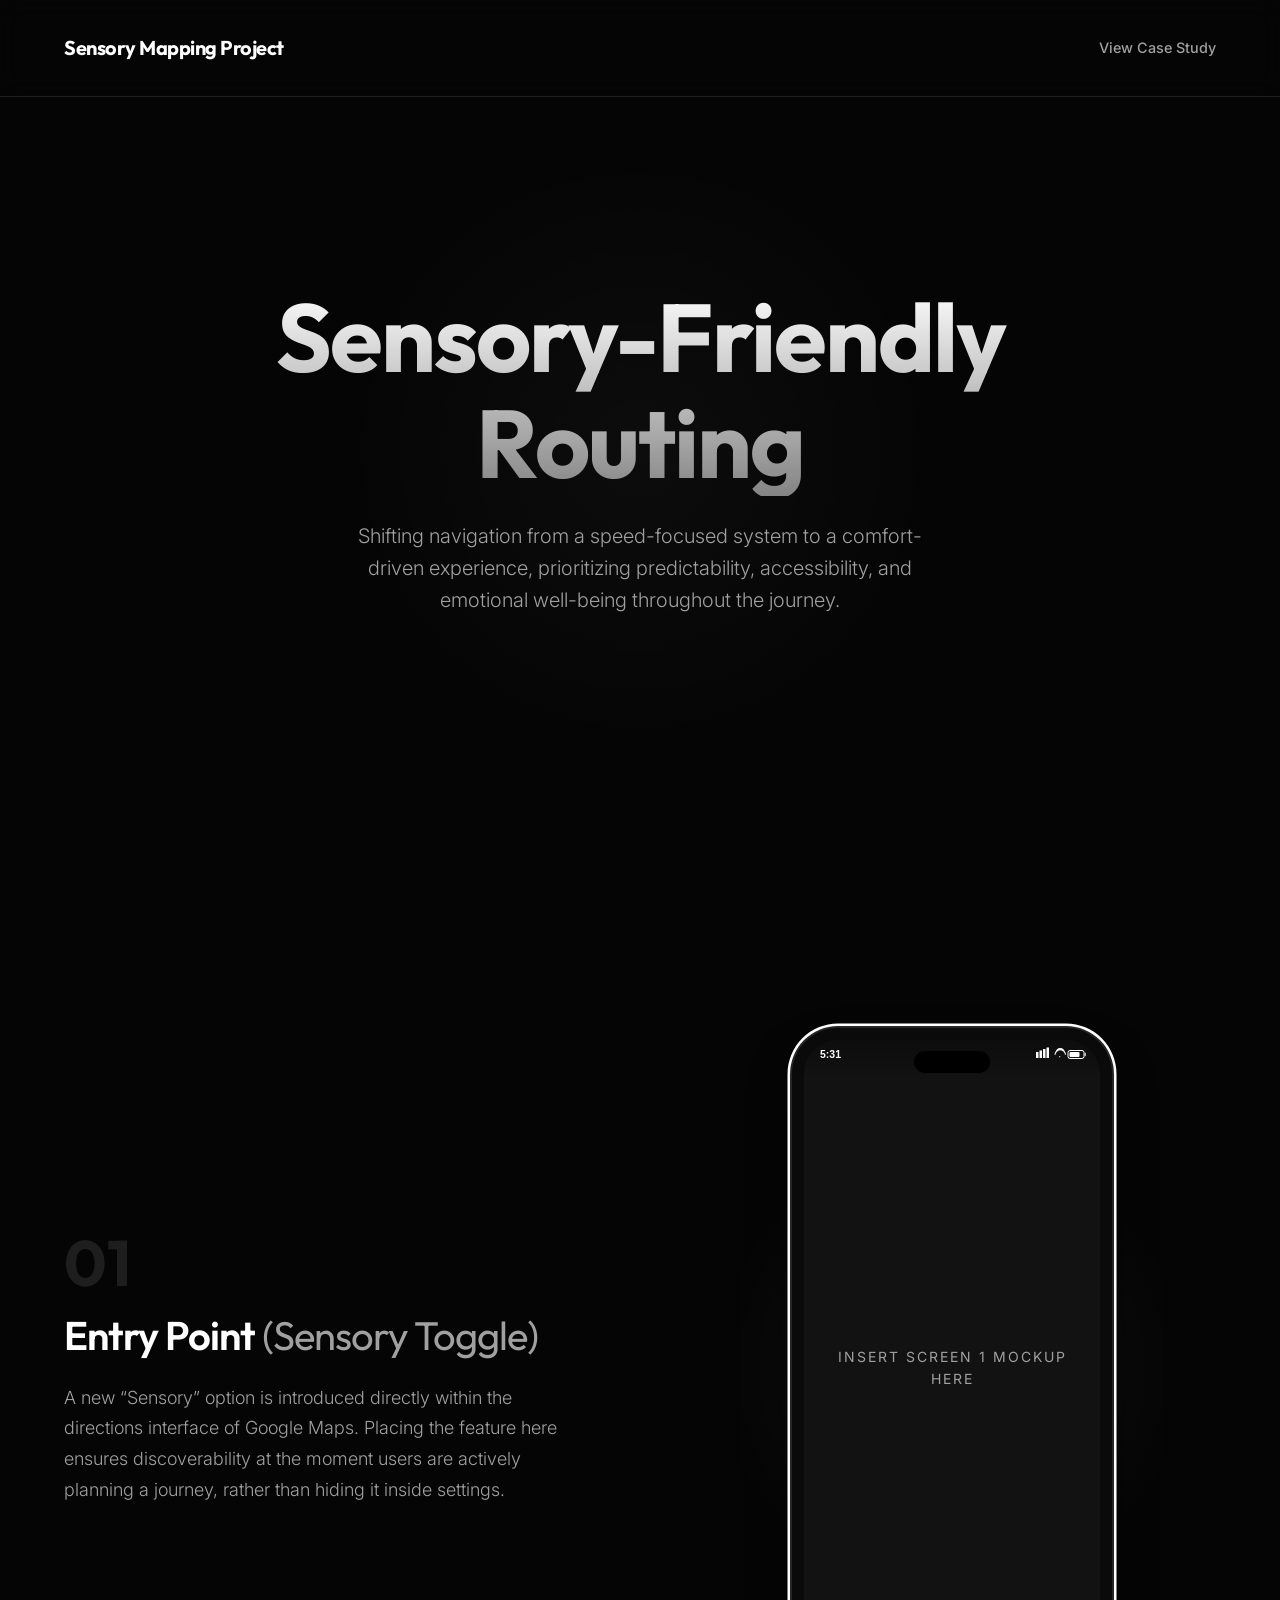
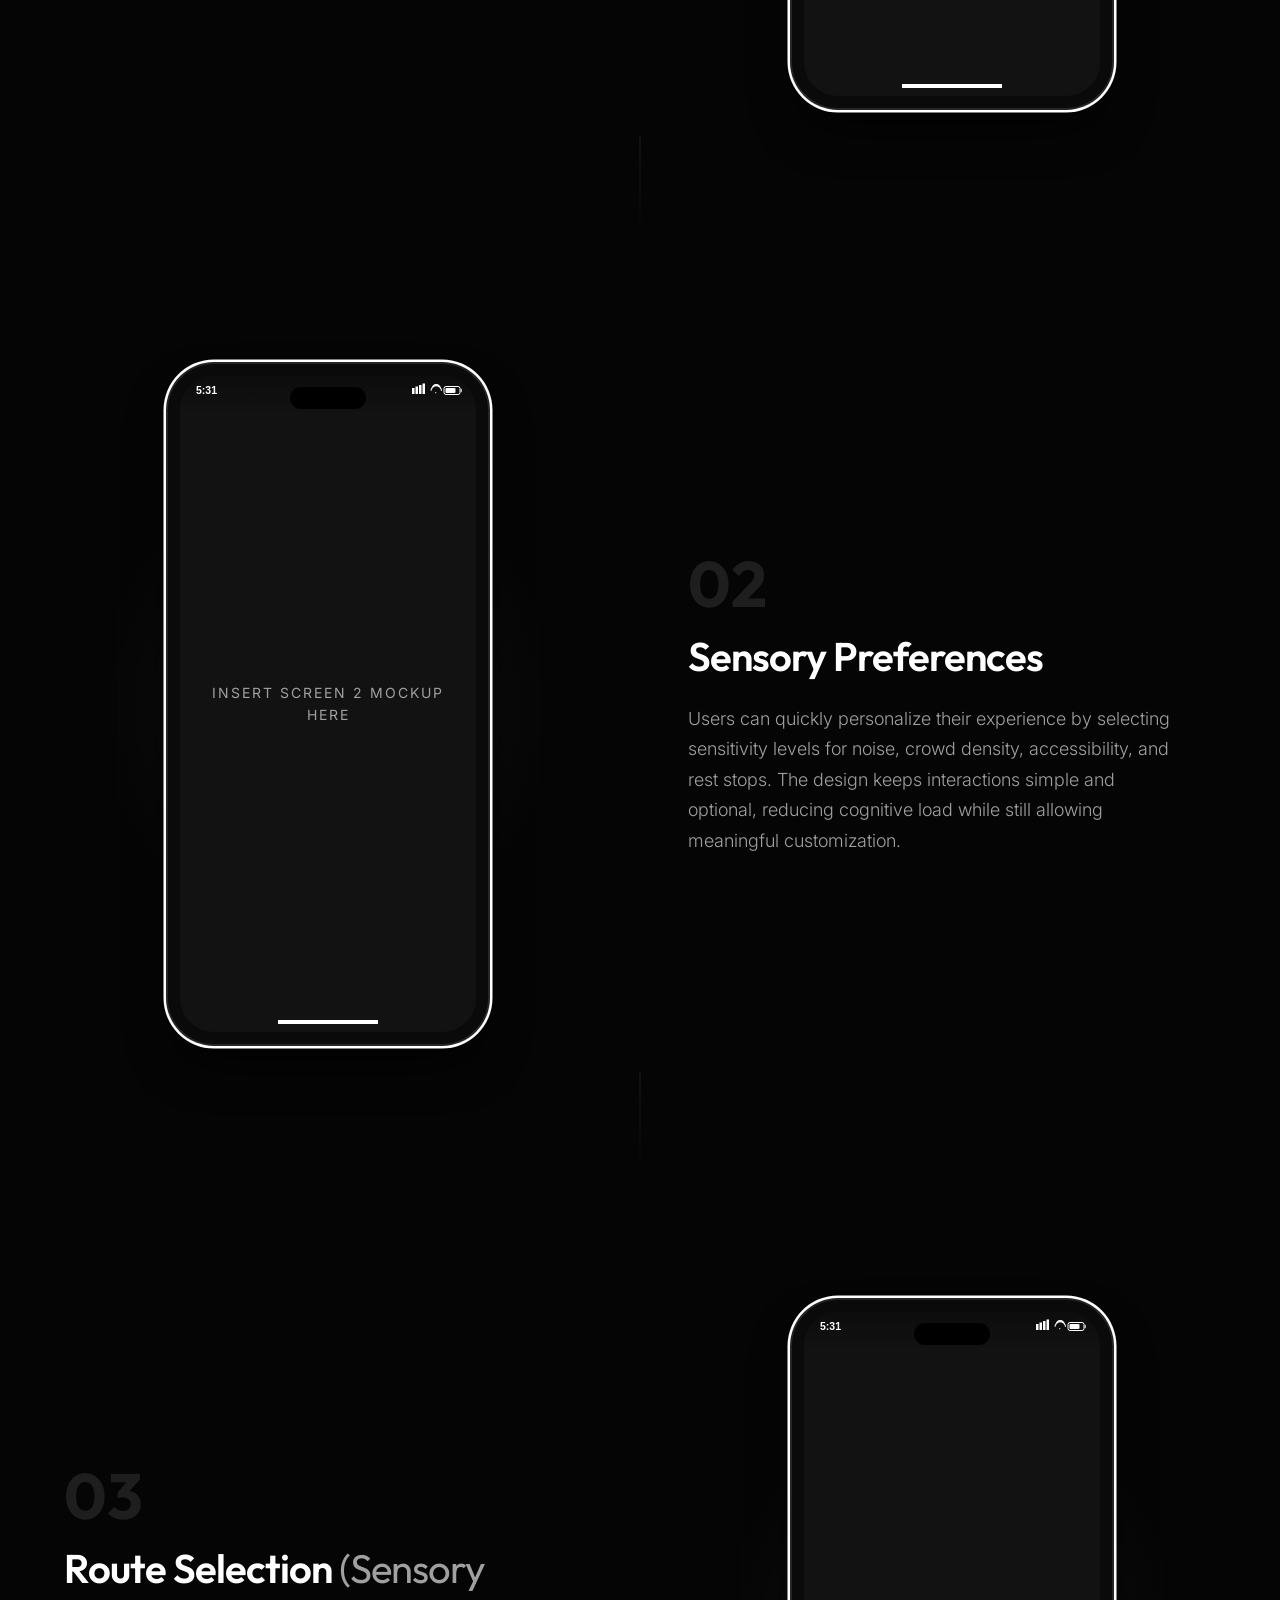
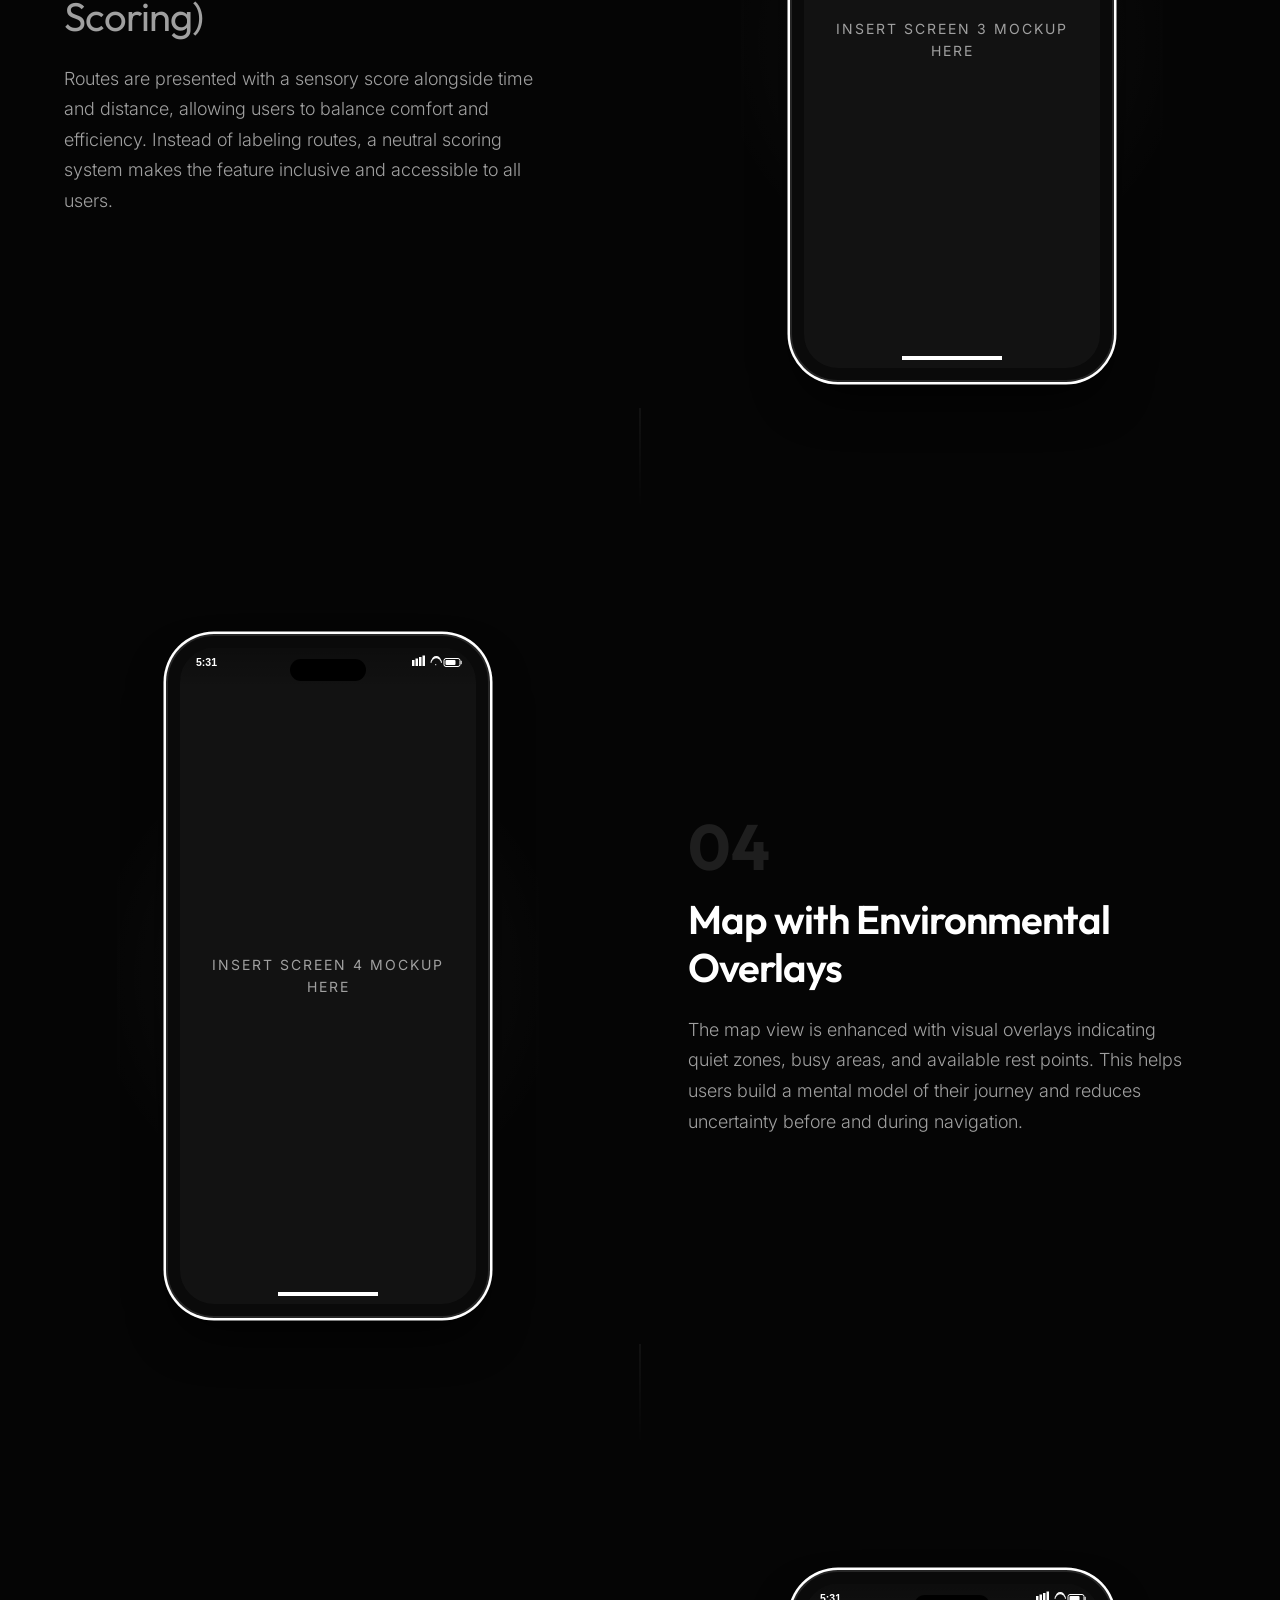
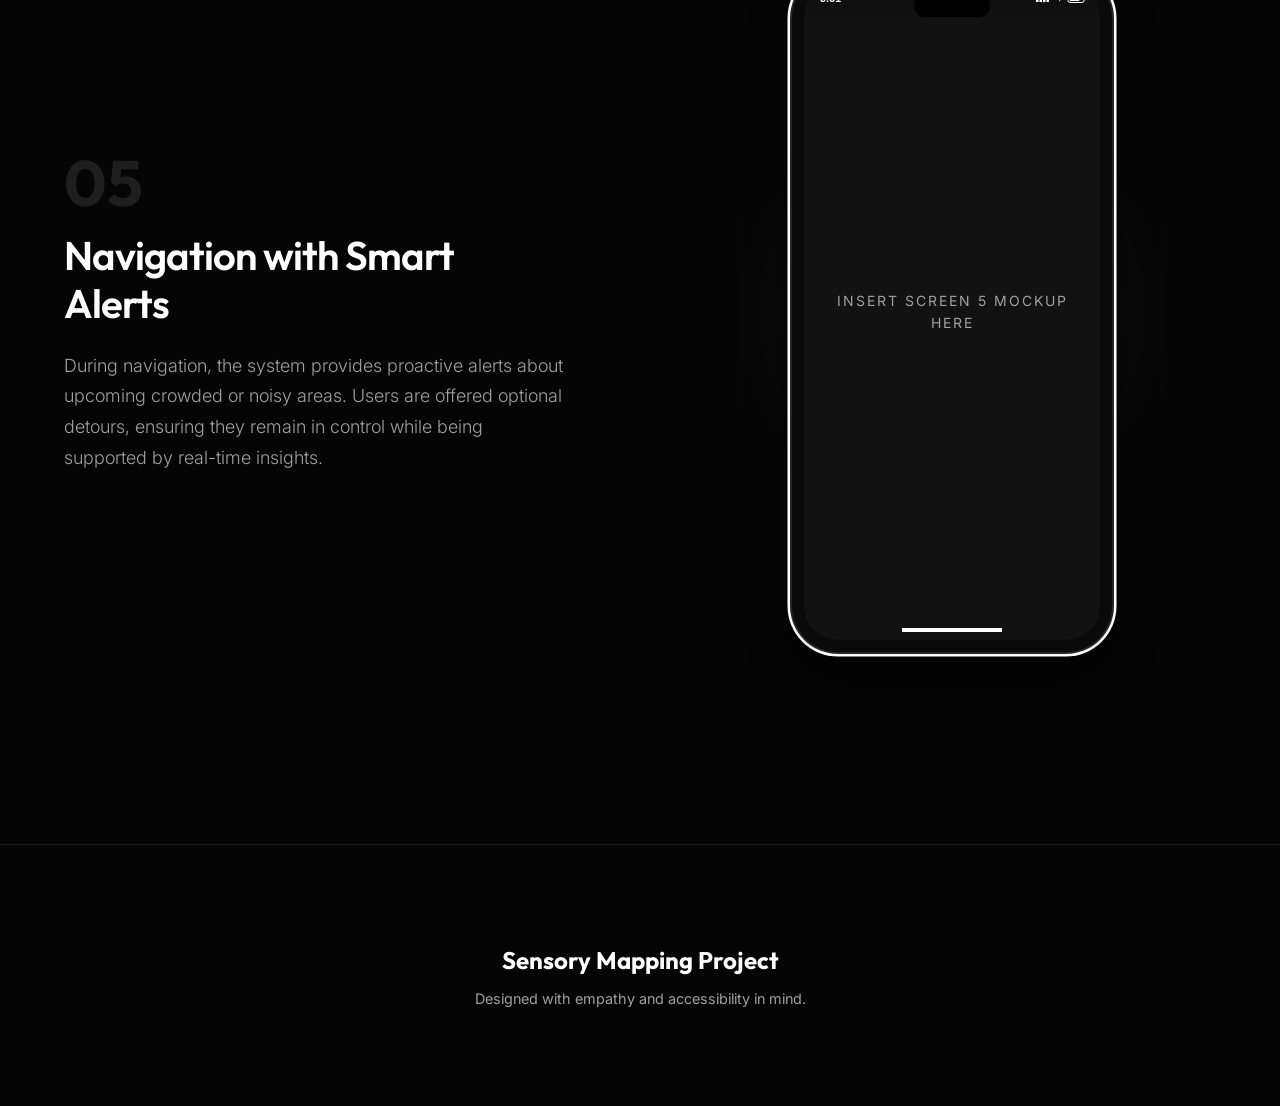
<file: Sensory mapping/index.html>
<!DOCTYPE html>
<html lang="en">
<head>
    <meta charset="UTF-8">
    <meta name="viewport" content="width=device-width, initial-scale=1.0">
    <title>Sensory-Friendly Routing Case Study</title>
    <link rel="preconnect" href="https://fonts.googleapis.com">
    <link rel="preconnect" href="https://fonts.gstatic.com" crossorigin>
    <link href="https://fonts.googleapis.com/css2?family=Outfit:wght@300;400;500;700&family=Inter:wght@300;400;600&display=swap" rel="stylesheet">
    <link rel="stylesheet" href="style.css">
</head>
<body>
    <nav class="navbar">
        <div class="logo">Sensory Mapping Project</div>
        <a href="#case-study" class="nav-link">View Case Study</a>
    </nav>

    <header class="hero">
        <div class="hero-content">
            <h1 class="hero-title">Sensory-Friendly Routing</h1>
            <p class="hero-subtitle">Shifting navigation from a speed-focused system to a comfort-driven experience, prioritizing predictability, accessibility, and emotional well-being throughout the journey.</p>
        </div>
        <div class="hero-glow"></div>
    </header>

    <main id="case-study" class="container">
        <!-- Screen 1 -->
        <section class="screen-section fade-in">
            <div class="screen-content">
                <div class="screen-text">
                    <span class="screen-number">01</span>
                    <h2>Entry Point <span class="highlight">(Sensory Toggle)</span></h2>
                    <p>A new “Sensory” option is introduced directly within the directions interface of Google Maps. Placing the feature here ensures discoverability at the moment users are actively planning a journey, rather than hiding it inside settings.</p>
                </div>
                <div class="screen-visual">
                    <div class="mockup-placeholder">
                        <span class="placeholder-text">Insert Screen 1 Mockup Here</span>
                    </div>
                </div>
            </div>
        </section>

        <!-- Screen 2 -->
        <section class="screen-section right-align fade-in">
            <div class="screen-content reverse-layout">
                <div class="screen-text">
                    <span class="screen-number">02</span>
                    <h2>Sensory Preferences</h2>
                    <p>Users can quickly personalize their experience by selecting sensitivity levels for noise, crowd density, accessibility, and rest stops. The design keeps interactions simple and optional, reducing cognitive load while still allowing meaningful customization.</p>
                </div>
                <div class="screen-visual">
                    <div class="mockup-placeholder">
                        <span class="placeholder-text">Insert Screen 2 Mockup Here</span>
                    </div>
                </div>
            </div>
        </section>

        <!-- Screen 3 -->
        <section class="screen-section fade-in">
            <div class="screen-content">
                <div class="screen-text">
                    <span class="screen-number">03</span>
                    <h2>Route Selection <span class="highlight">(Sensory Scoring)</span></h2>
                    <p>Routes are presented with a sensory score alongside time and distance, allowing users to balance comfort and efficiency. Instead of labeling routes, a neutral scoring system makes the feature inclusive and accessible to all users.</p>
                </div>
                <div class="screen-visual">
                    <div class="mockup-placeholder">
                        <span class="placeholder-text">Insert Screen 3 Mockup Here</span>
                    </div>
                </div>
            </div>
        </section>

        <!-- Screen 4 -->
        <section class="screen-section right-align fade-in">
            <div class="screen-content reverse-layout">
                <div class="screen-text">
                    <span class="screen-number">04</span>
                    <h2>Map with Environmental Overlays</h2>
                    <p>The map view is enhanced with visual overlays indicating quiet zones, busy areas, and available rest points. This helps users build a mental model of their journey and reduces uncertainty before and during navigation.</p>
                </div>
                <div class="screen-visual">
                    <div class="mockup-placeholder">
                        <span class="placeholder-text">Insert Screen 4 Mockup Here</span>
                    </div>
                </div>
            </div>
        </section>

        <!-- Screen 5 -->
        <section class="screen-section fade-in">
            <div class="screen-content">
                <div class="screen-text">
                    <span class="screen-number">05</span>
                    <h2>Navigation with Smart Alerts</h2>
                    <p>During navigation, the system provides proactive alerts about upcoming crowded or noisy areas. Users are offered optional detours, ensuring they remain in control while being supported by real-time insights.</p>
                </div>
                <div class="screen-visual">
                    <div class="mockup-placeholder">
                        <span class="placeholder-text">Insert Screen 5 Mockup Here</span>
                    </div>
                </div>
            </div>
        </section>



    </main>

    <footer class="footer">
        <div class="footer-content">
            <h2>Sensory Mapping Project</h2>
            <p>Designed with empathy and accessibility in mind.</p>
        </div>
    </footer>

    <script>
        // Intersection Observer for scroll fade-in animations
        const observerOptions = {
            root: null,
            rootMargin: '0px',
            threshold: 0.15
        };

        const observer = new IntersectionObserver((entries, observer) => {
            entries.forEach(entry => {
                if (entry.isIntersecting) {
                    entry.target.classList.add('visible');
                    observer.unobserve(entry.target);
                }
            });
        }, observerOptions);

        document.querySelectorAll('.fade-in').forEach(section => {
            observer.observe(section);
        });
    </script>
</body>
</html>
</file>
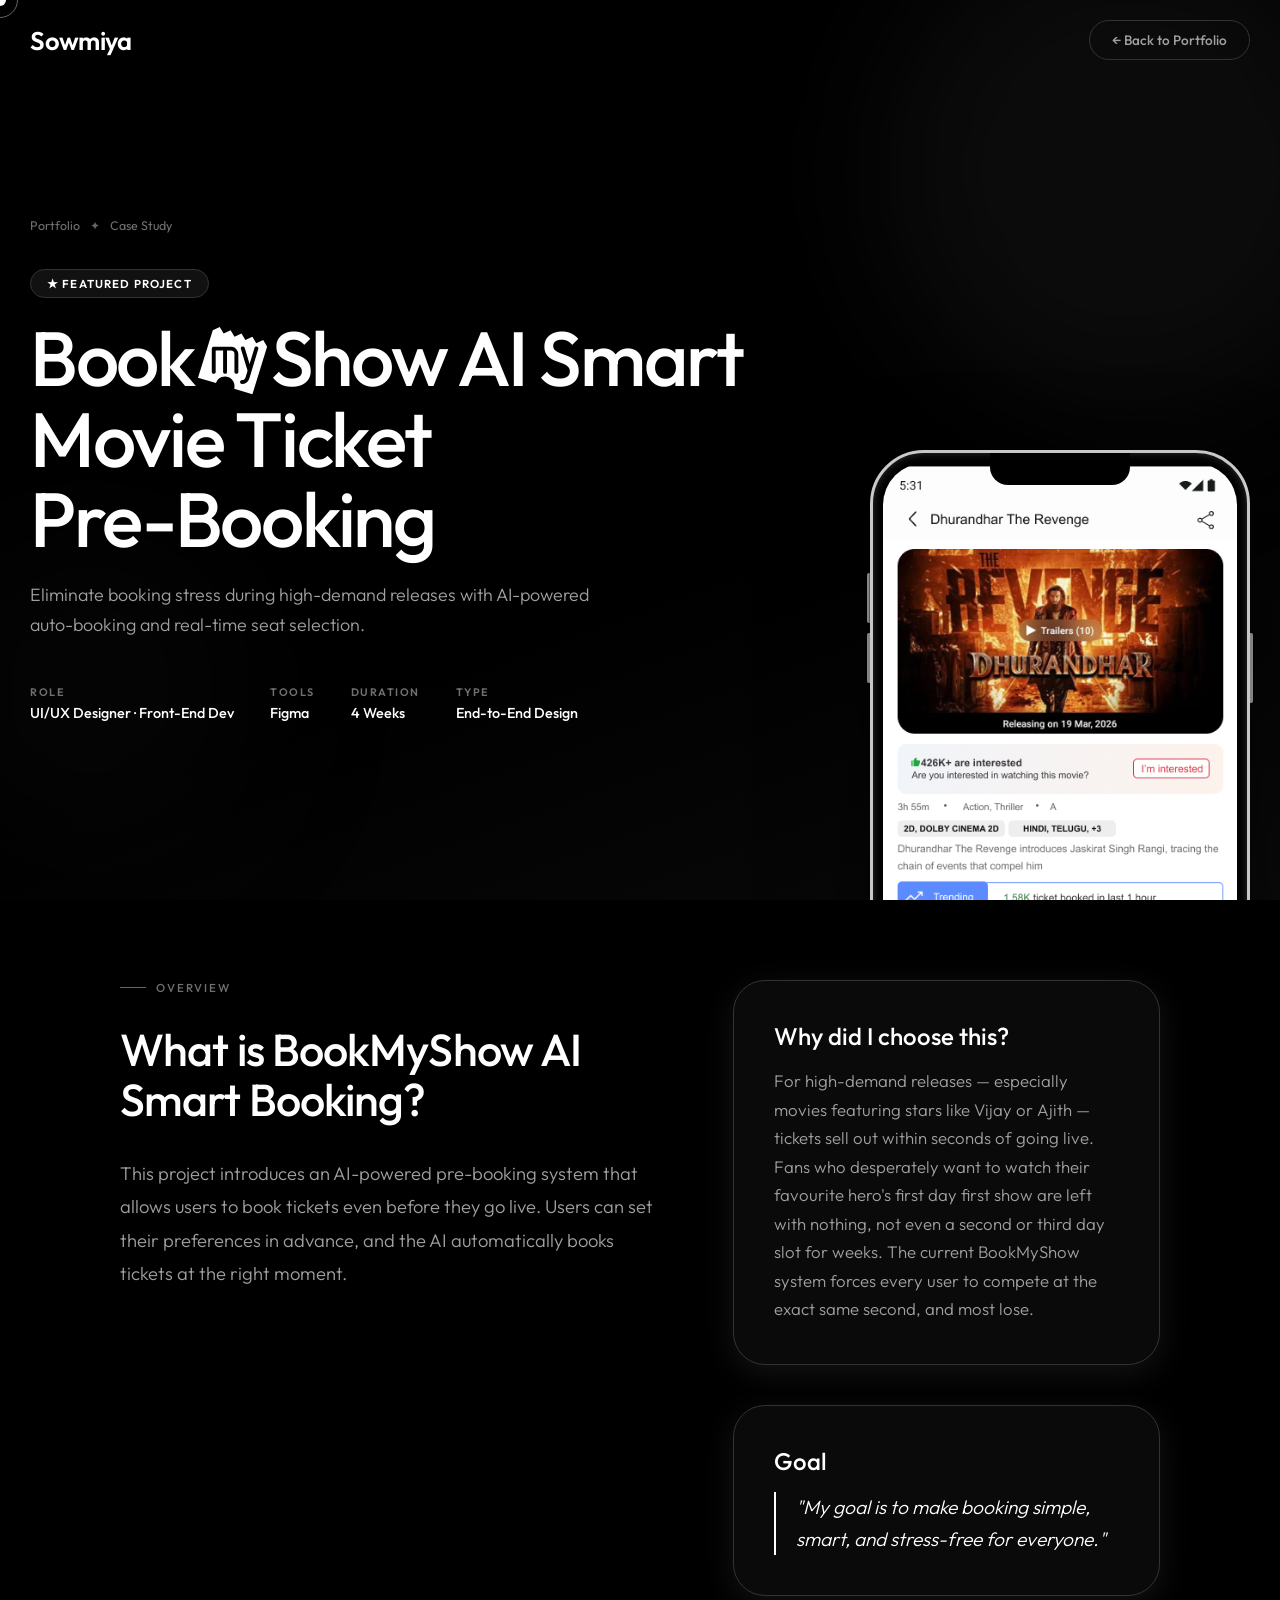
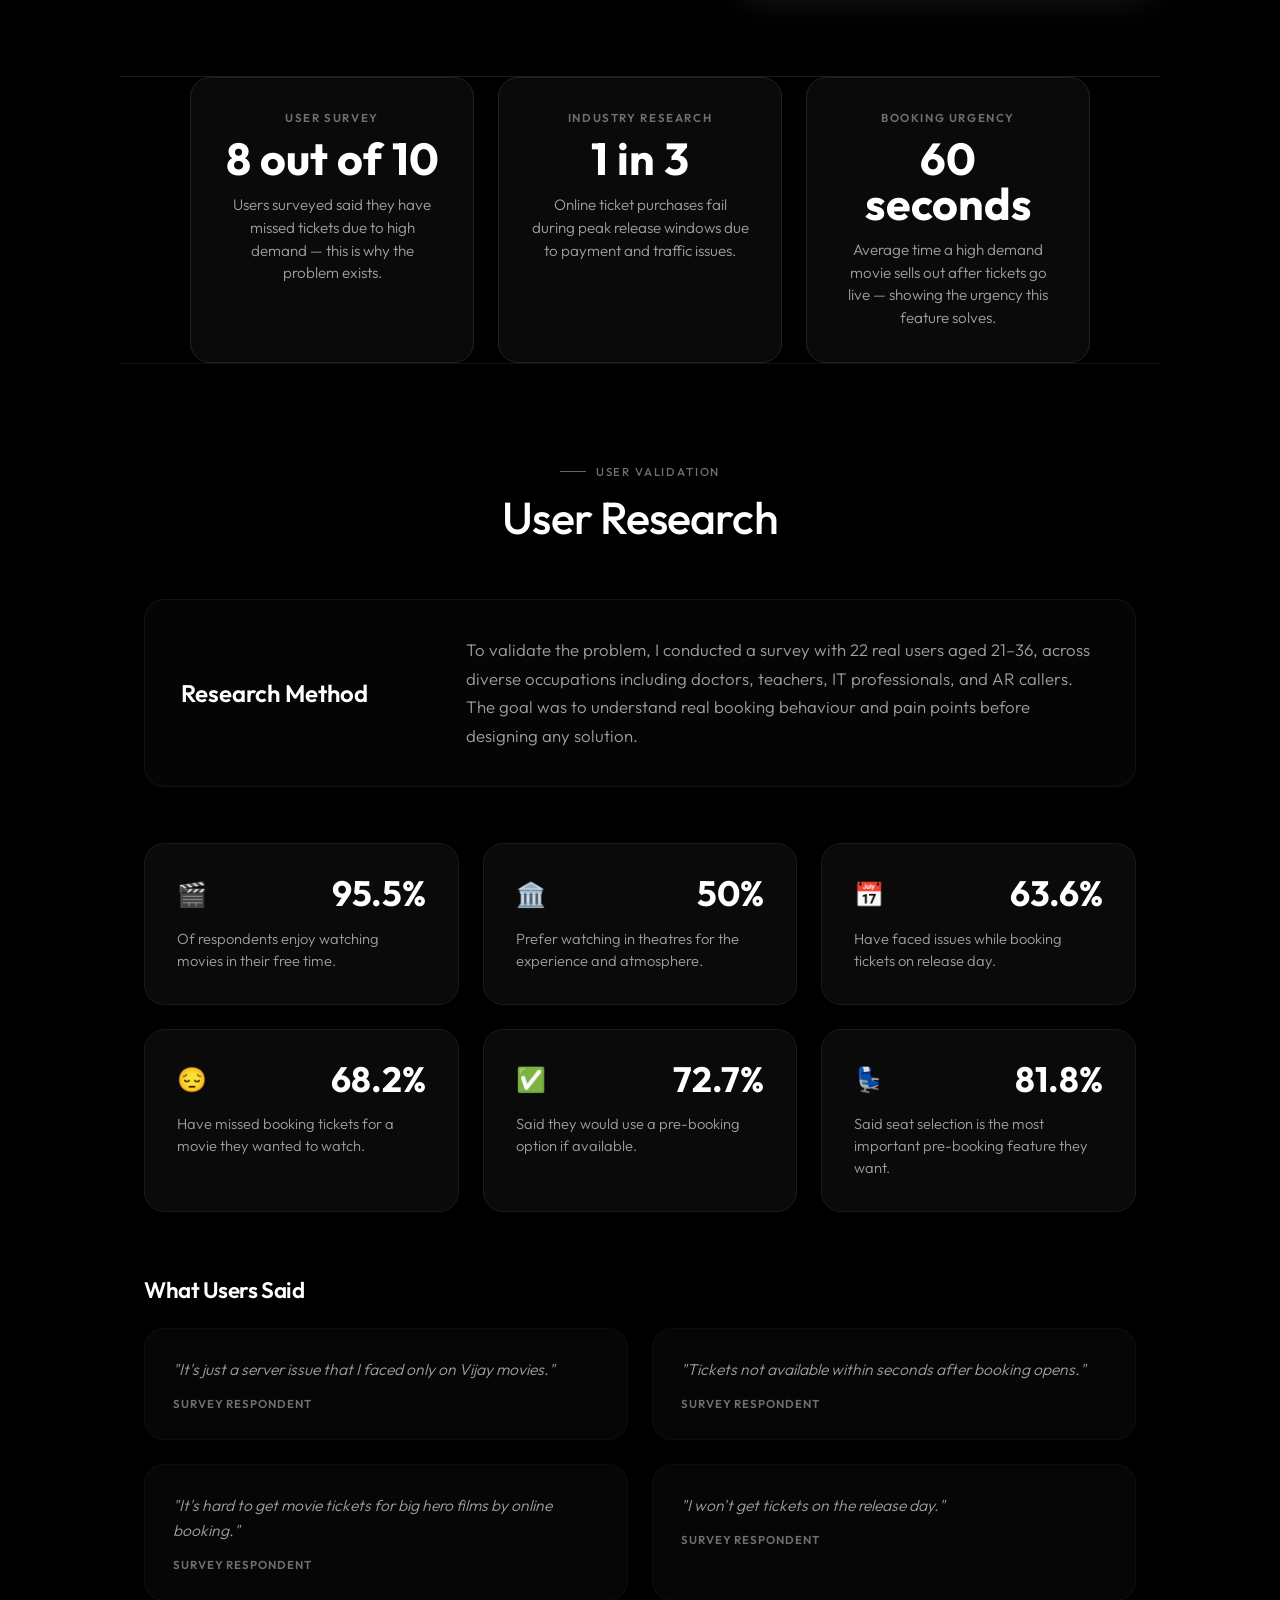
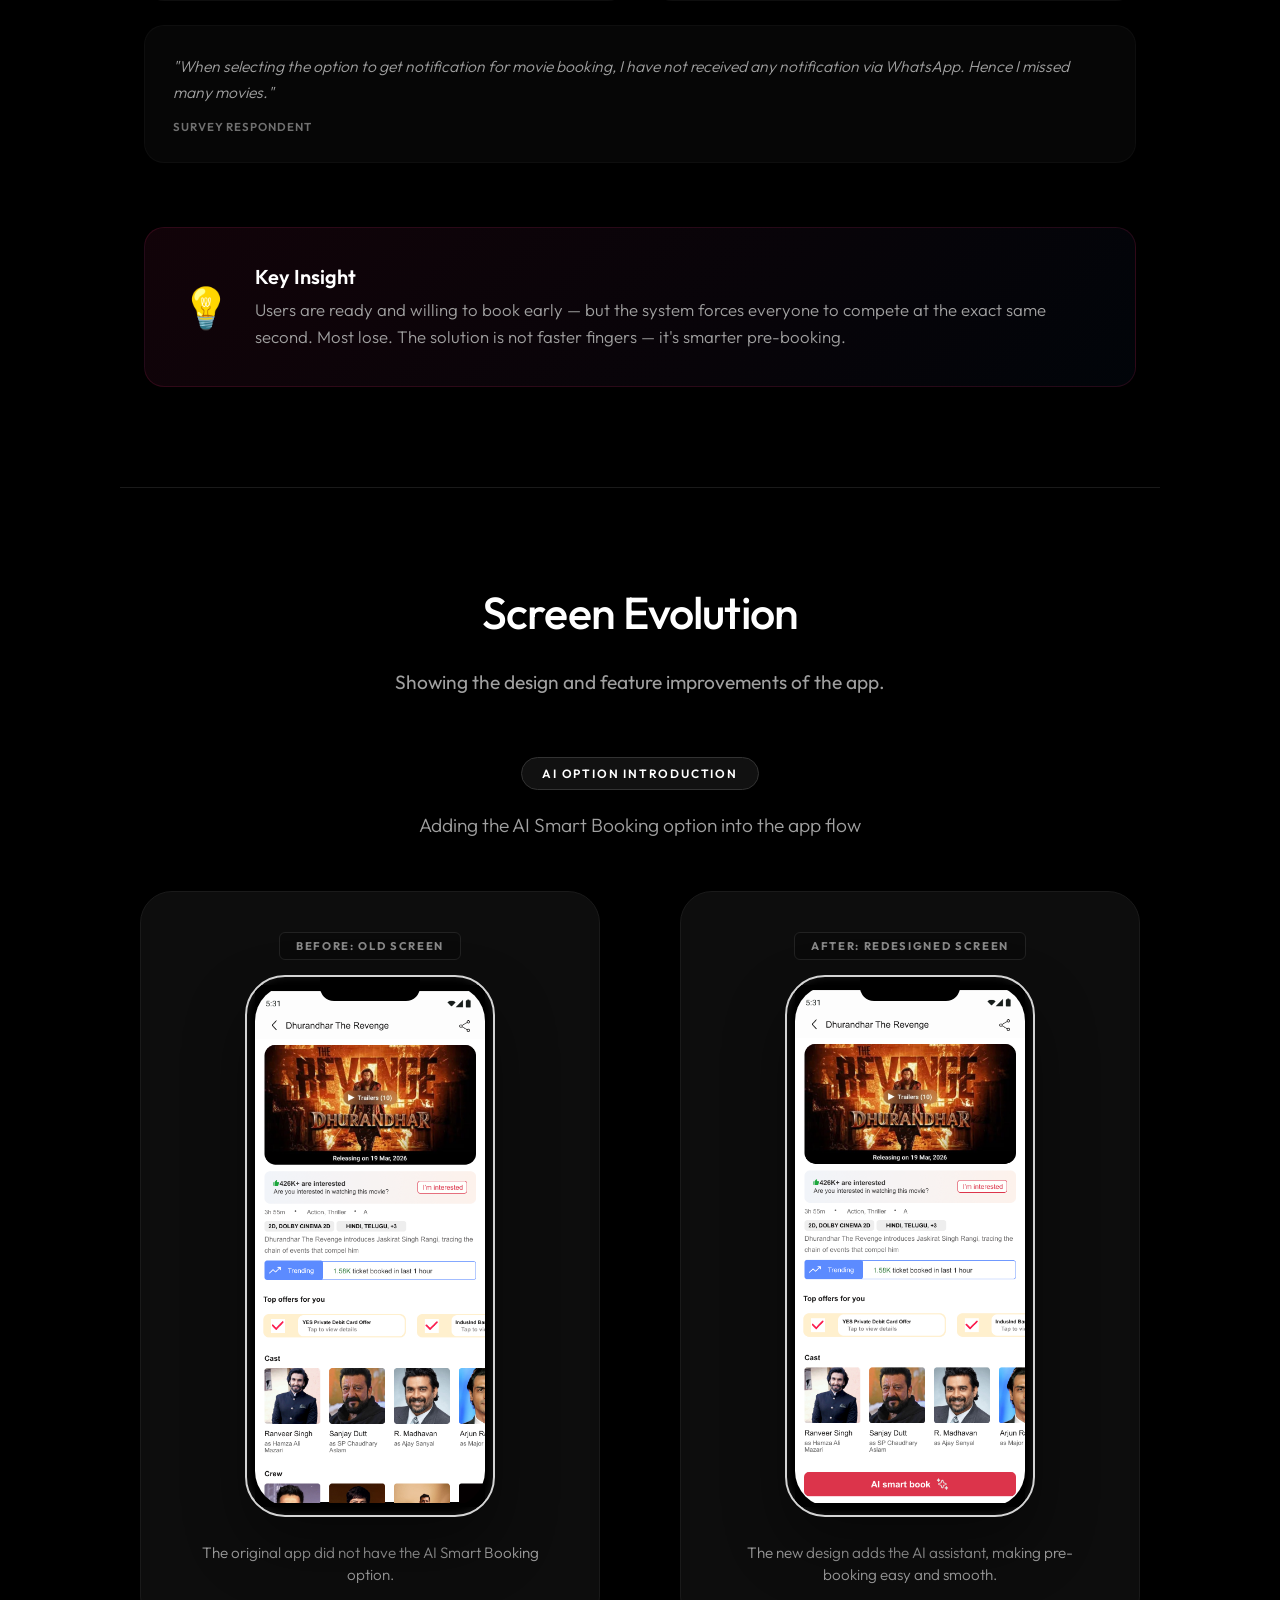
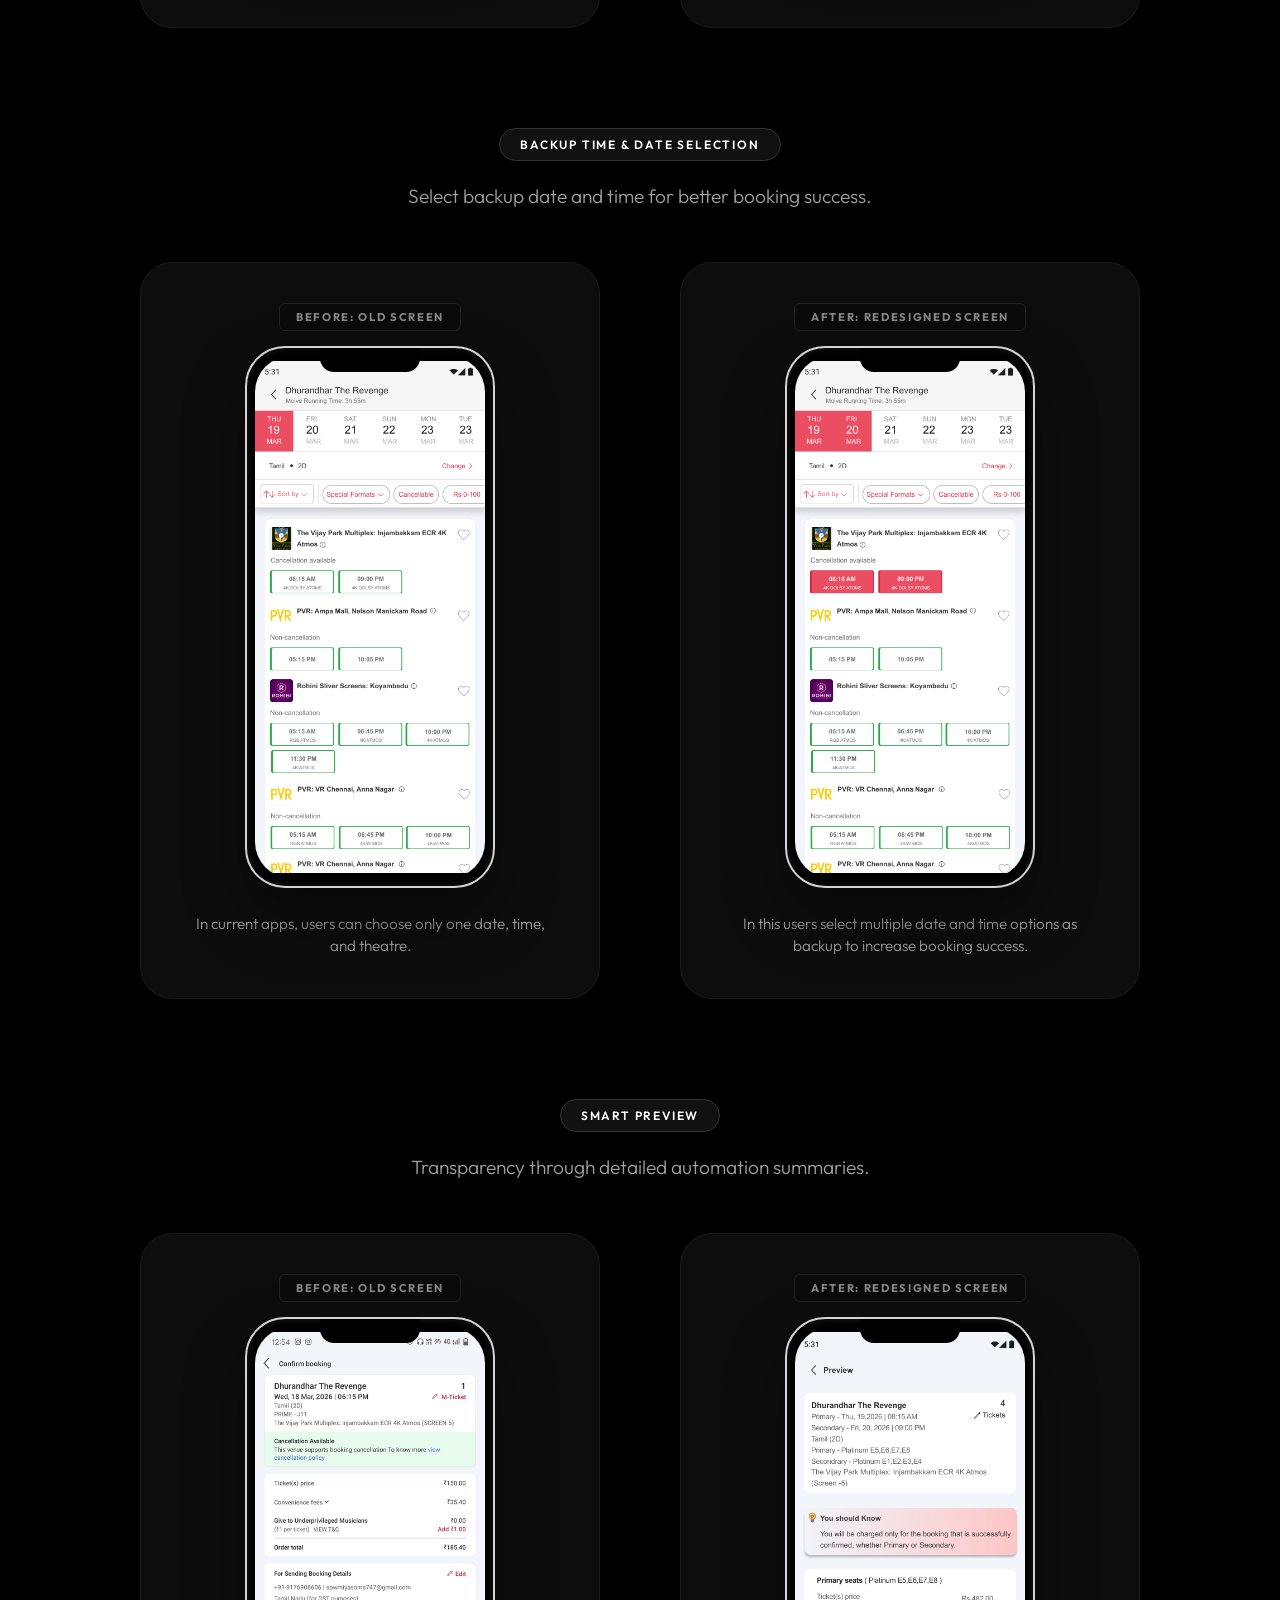
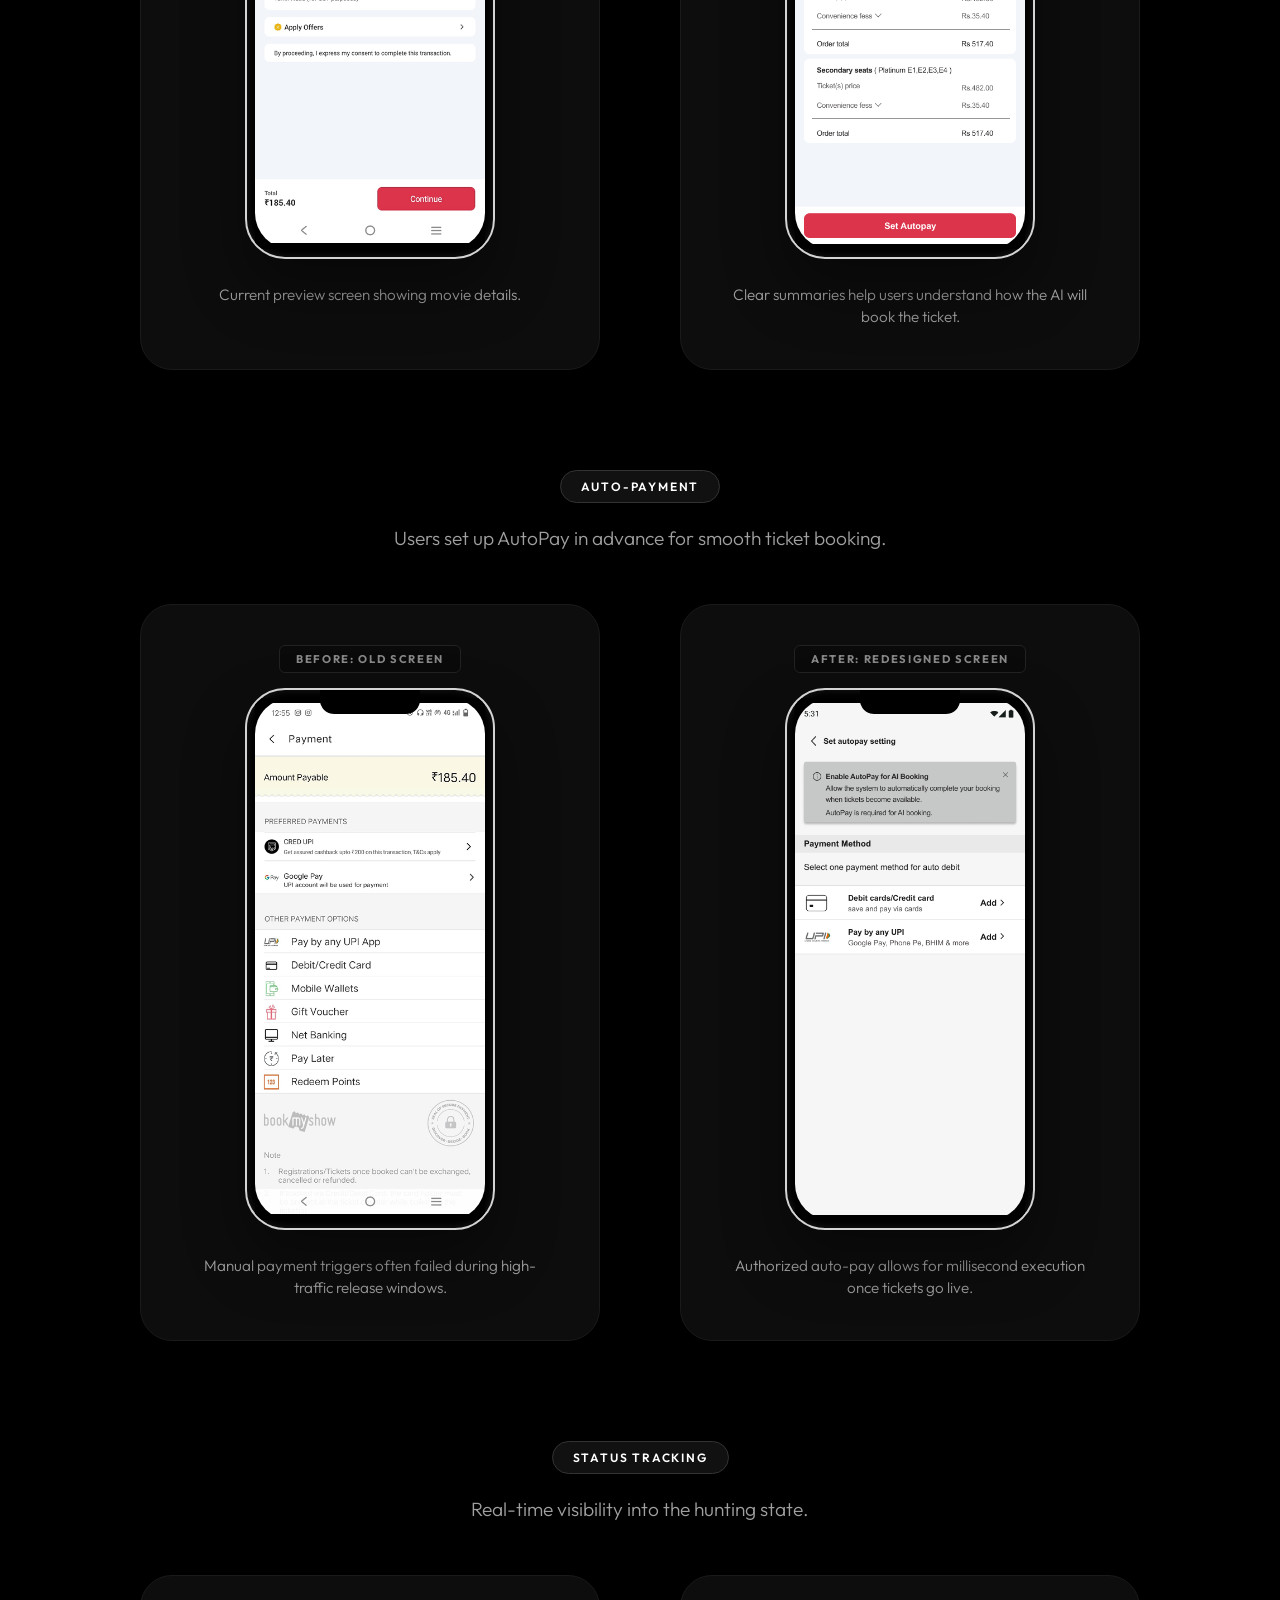
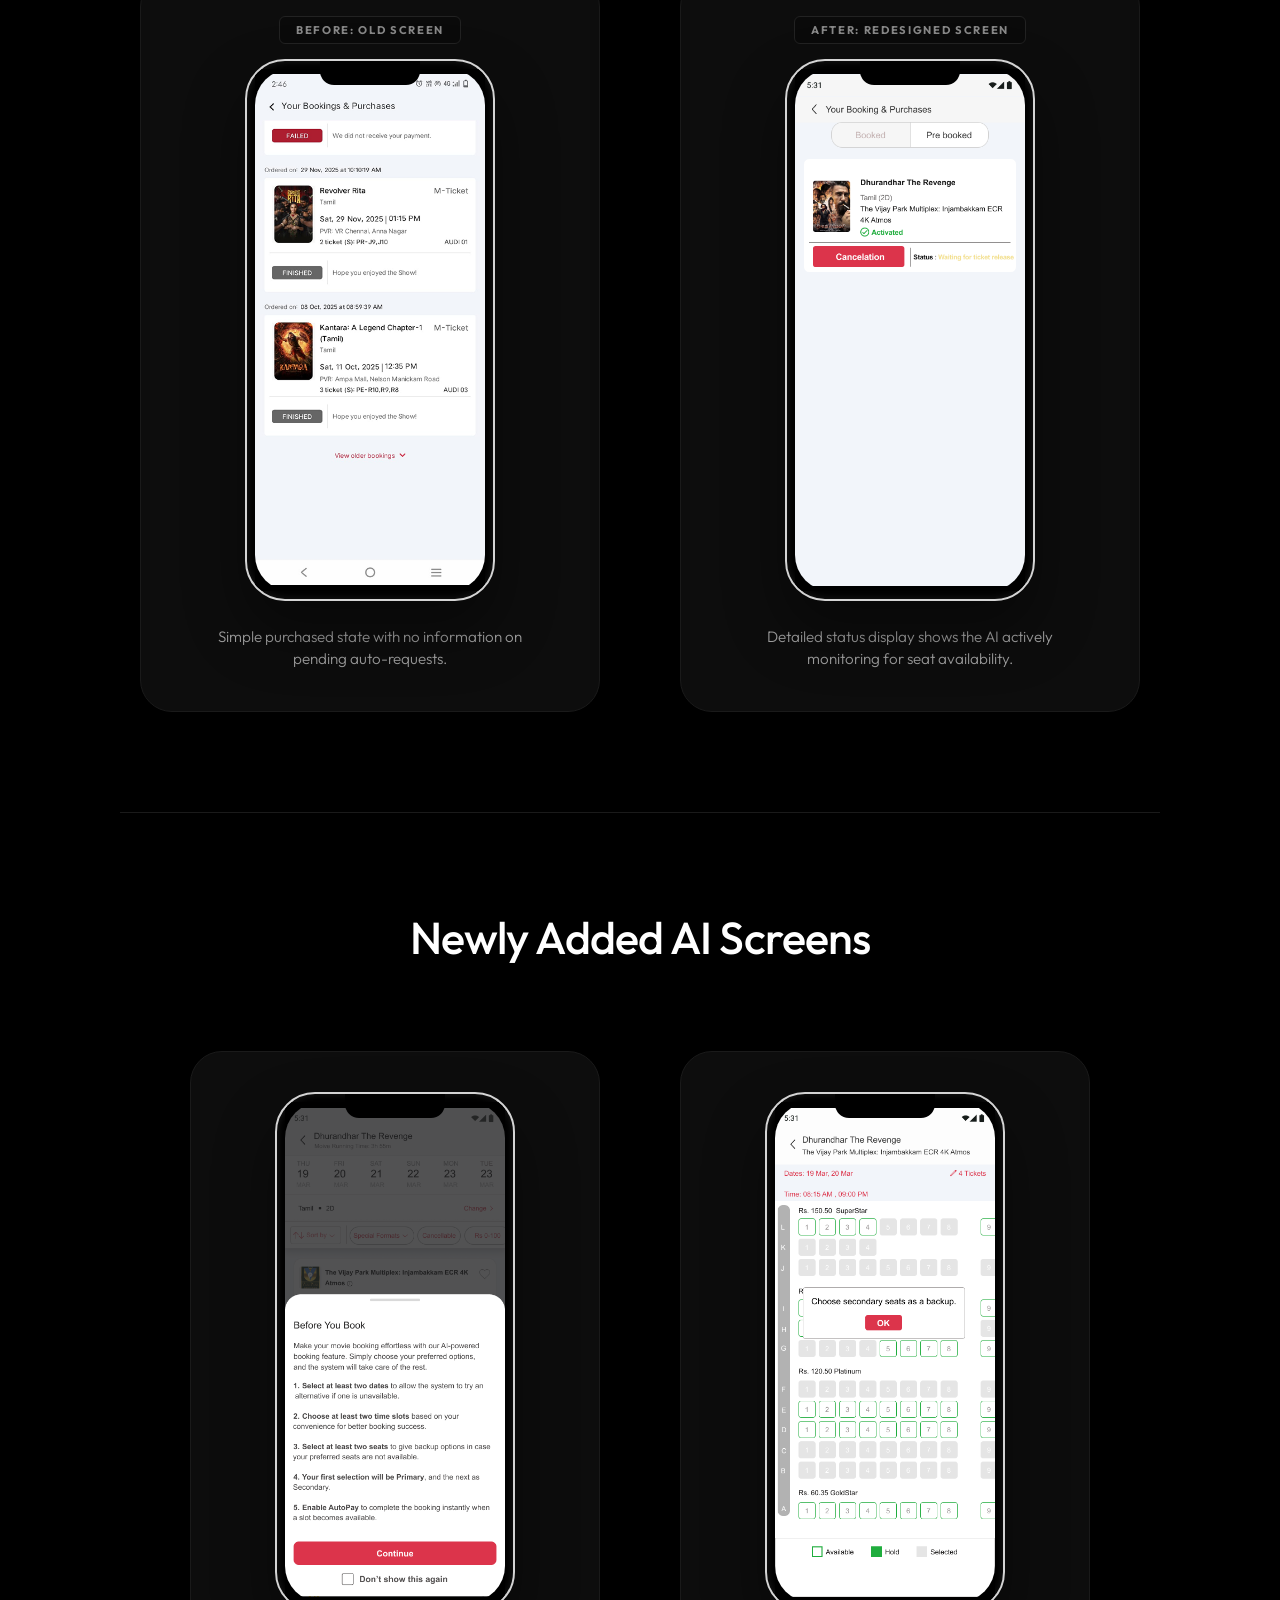
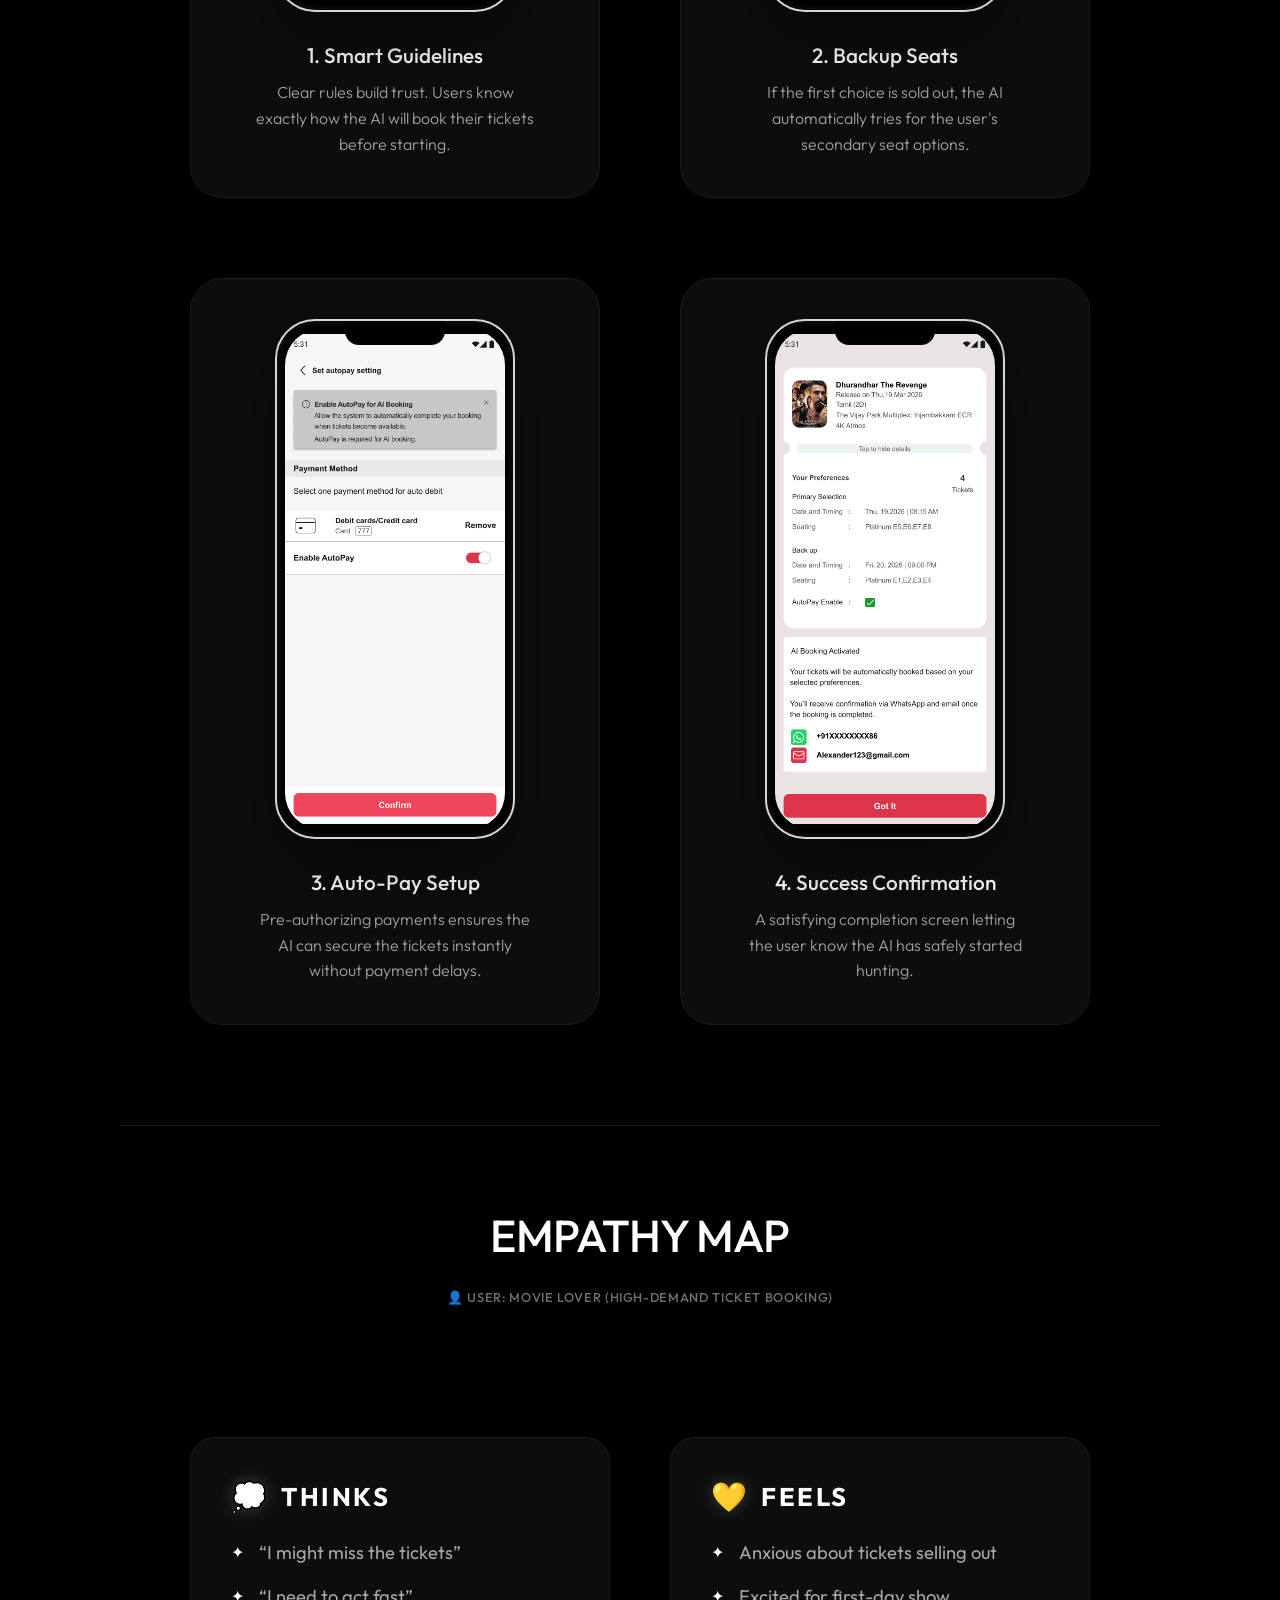
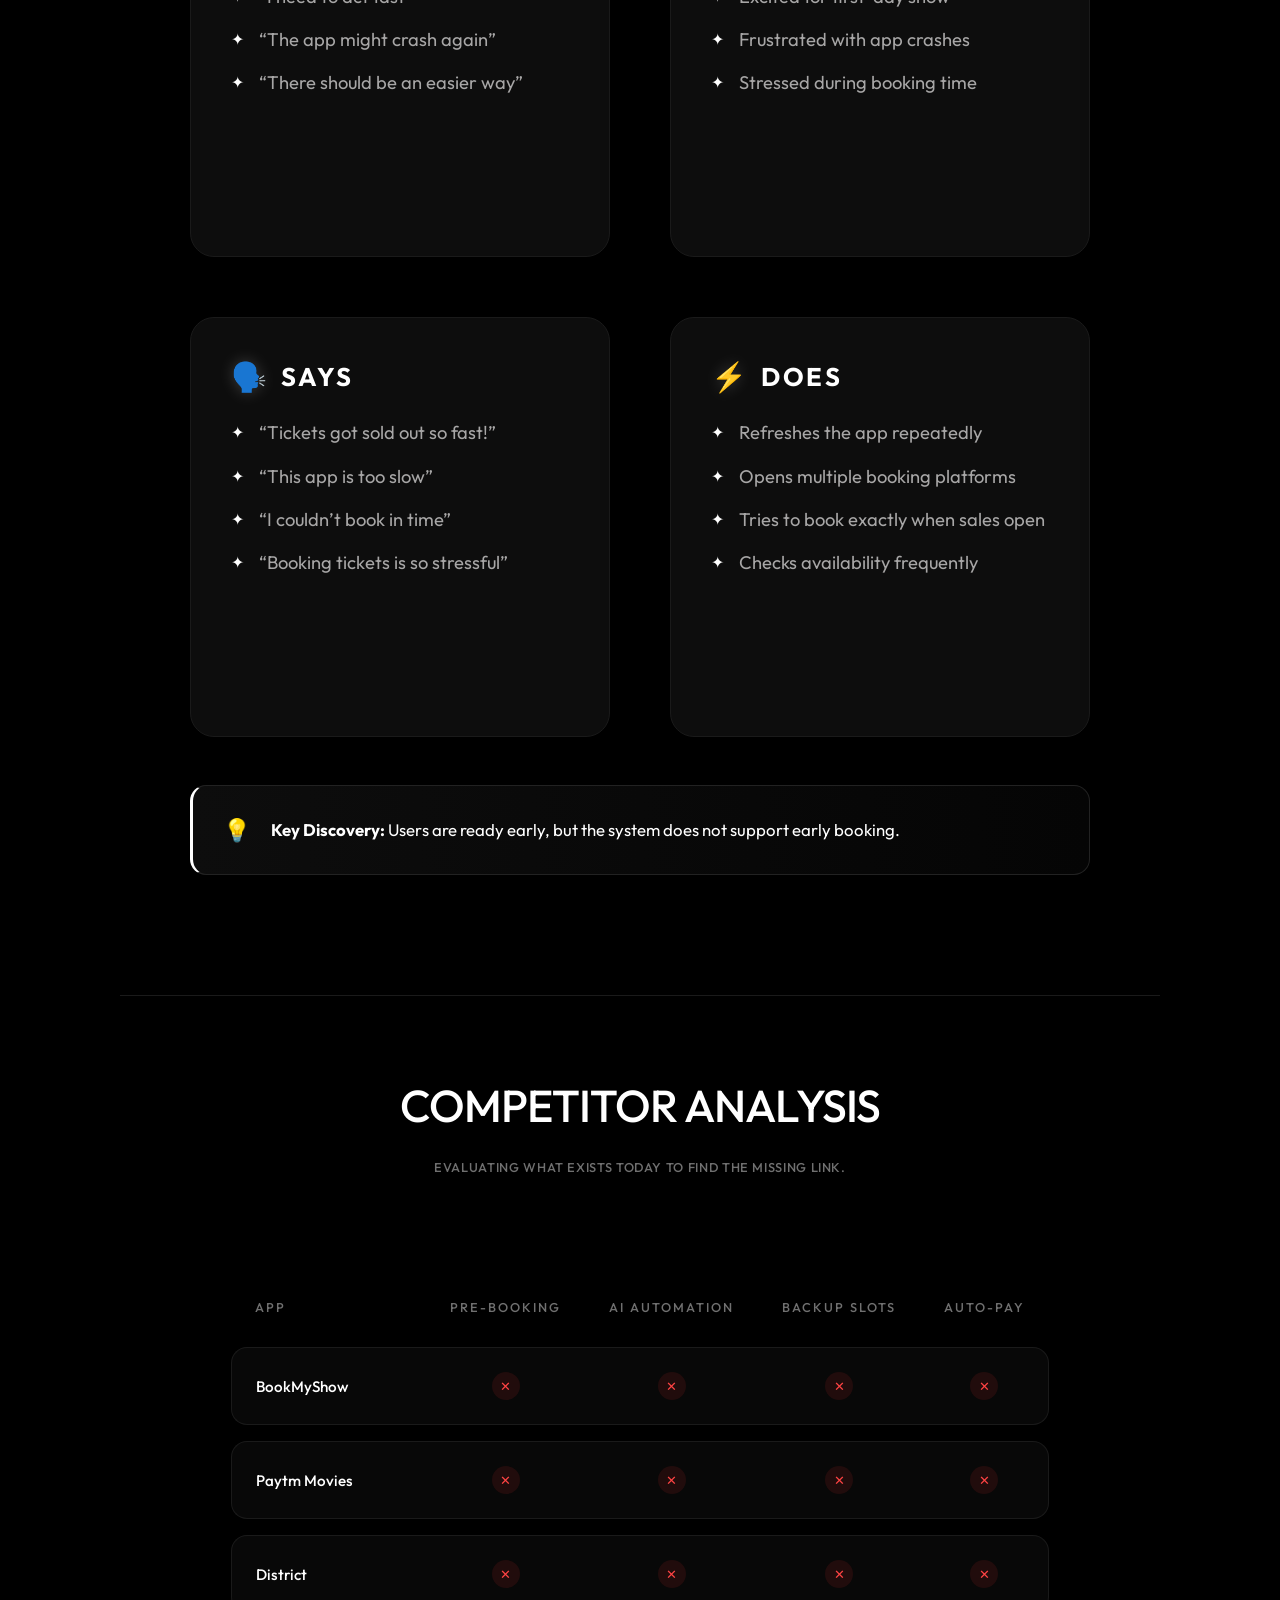
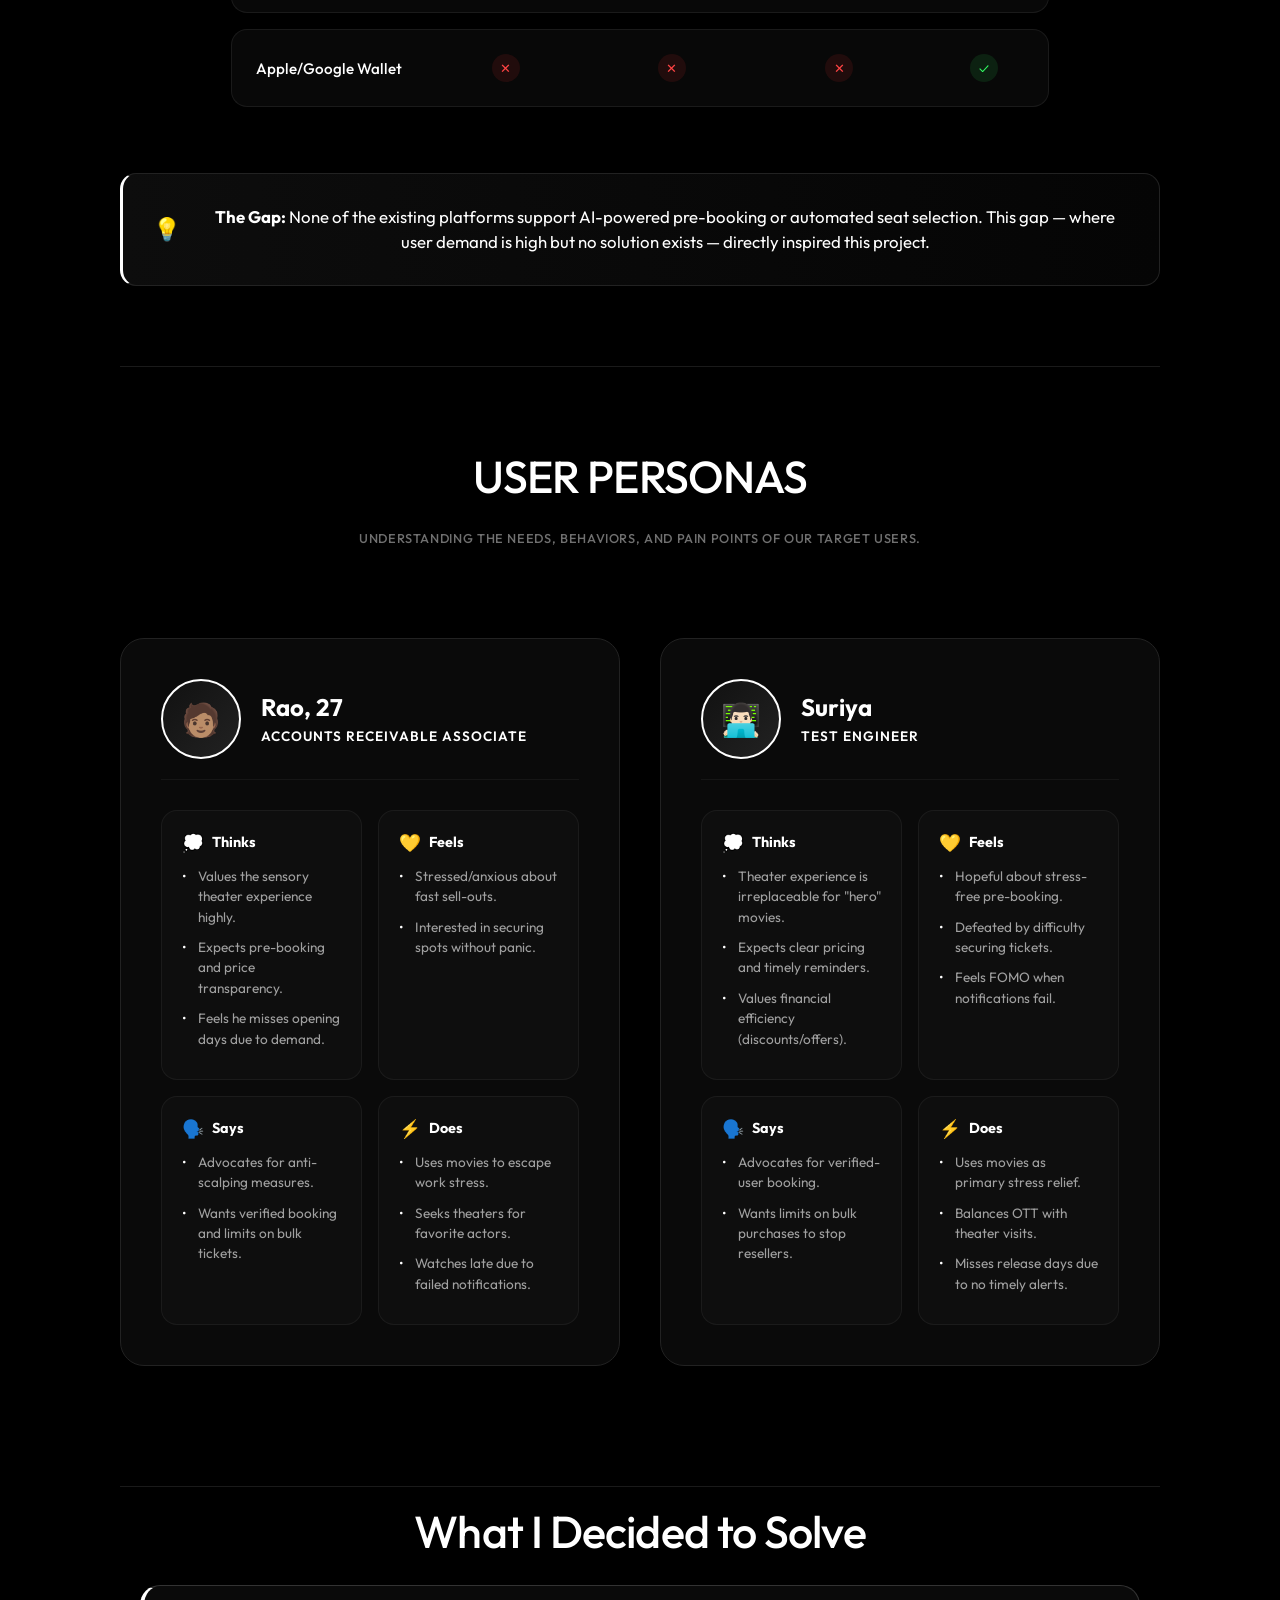
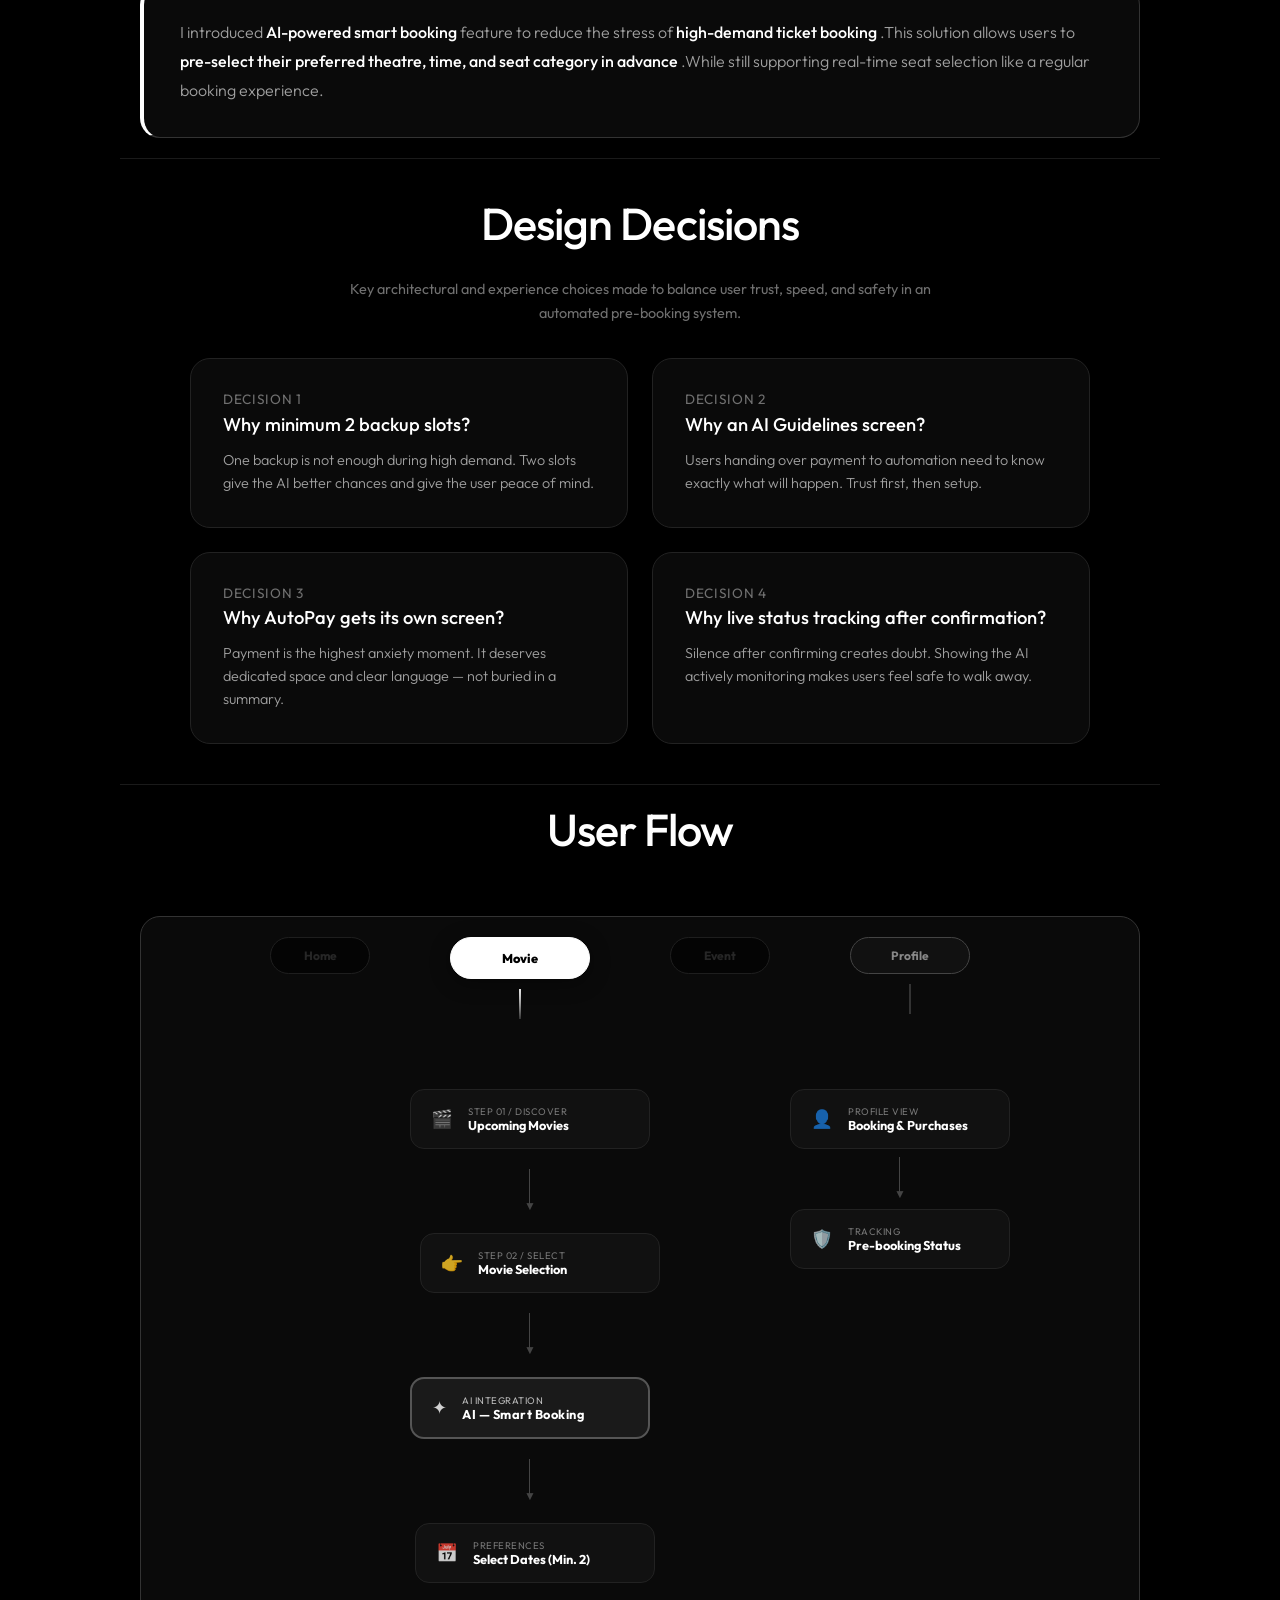
<file: case-study-cineai.html>
<!DOCTYPE html>
<html lang="en">

<head>
  <meta charset="UTF-8">
  <meta name="viewport" content="width=device-width, initial-scale=1.0">
  <title>BookMyShow Pre-Booking Case Study — Sowmiya</title>
  <link rel="preconnect" href="https://fonts.googleapis.com">
  <link rel="preconnect" href="https://fonts.gstatic.com" crossorigin>
  <link
    href="https://fonts.googleapis.com/css2?family=Cormorant+Garamond:ital,wght@0,300;0,400;0,500;0,600;1,300;1,400&family=Outfit:wght@300;400;500;600;700;800&family=DM+Sans:wght@300;400;500&display=swap"
    rel="stylesheet">
  <style>
    /* ── CSS Variables (matches portfolio) ── */
    :root {
      /* Monochrome Palette */
      --white: #ffffff;
      --black: #000000;
      --bg-dark: #000000;
      --bg-surface: #0a0a0a;
      --bg-card: #121212;
      --text-main: #ffffff;
      --text-mid: #a0a0a0;
      --text-soft: #707070;
      --accent: #ffffff;
      --border: #333333;

      /* Mapping pink variables to monochrome for compatibility */
      --pink-50: #0a0a0a;
      --pink-100: #1a1a1a;
      --pink-200: #333333;
      --pink-300: #666666;
      --pink-400: #ffffff;
      --pink-500: #ffffff;
      --blush: #0a0a0a;
      --rose: #ffffff;
      --cream: #000000;
      --text-dark: #ffffff;

      --shadow-sm: 0 2px 12px rgba(255, 255, 255, 0.05);
      --shadow-md: 0 8px 32px rgba(255, 255, 255, 0.08);
      --shadow-lg: 0 20px 60px rgba(255, 255, 255, 0.1);

      --radius-sm: 12px;
      --radius-md: 20px;
      --radius-lg: 32px;
      --transition: 0.4s cubic-bezier(0.25, 0.8, 0.25, 1);
    }

    *,
    *::before,
    *::after {
      box-sizing: border-box;
      margin: 0;
      padding: 0;
    }

    html {
      scroll-behavior: smooth;
      font-size: 16px;
    }

    body {
      font-family: 'Outfit', sans-serif;
      background: var(--cream);
      color: var(--text-dark);
      overflow-x: hidden;
      cursor: none;
    }

    a {
      text-decoration: none;
      color: inherit;
    }

    /* ── Custom Cursor ── */
    .cursor {
      width: 12px;
      height: 12px;
      background: white;
      border-radius: 50%;
      position: fixed;
      top: 0;
      left: 0;
      pointer-events: none;
      z-index: 9999;
      transform: translate(-50%, -50%);
      transition: width 0.3s, height 0.3s;
      mix-blend-mode: difference;
    }

    .cursor-follower {
      width: 36px;
      height: 36px;
      border: 1.5px solid var(--pink-300);
      border-radius: 50%;
      position: fixed;
      top: 0;
      left: 0;
      pointer-events: none;
      z-index: 9998;
      transform: translate(-50%, -50%);
      transition: transform 0.4s cubic-bezier(0.175, 0.885, 0.32, 1.275);
      mix-blend-mode: difference;
    }

    body:has(a:hover) .cursor,
    body:has(button:hover) .cursor {
      width: 45px;
      height: 45px;
      background: transparent;
      border: 1px solid white;
    }

    body:has(a:hover) .cursor-follower,
    body:has(button:hover) .cursor-follower {
      width: 0;
      height: 0;
      opacity: 0;
    }

    /* ── Scroll Progress ── */
    #progress-bar {
      position: fixed;
      top: 0;
      left: 0;
      height: 3px;
      background: linear-gradient(90deg, #666, #fff);
      z-index: 10000;
      width: 0%;
    }

    /* ── Navbar ── */
    nav {
      position: fixed;
      top: 0;
      left: 0;
      right: 0;
      z-index: 1000;
      padding: 20px 30px;
      display: flex;
      align-items: center;
      justify-content: space-between;
      transition: background 0.4s, box-shadow 0.4s, padding 0.4s;
    }

    nav.scrolled {
      background: rgba(0, 0, 0, 0.92);
      backdrop-filter: blur(20px);
      box-shadow: 0 2px 24px rgba(255, 255, 255, 0.05);
      padding: 14px 30px;
    }

    .nav-logo {
      font-family: 'Outfit', sans-serif;
      font-size: 1.6rem;
      font-weight: 600;
      color: var(--text-dark);
      letter-spacing: -0.02em;
    }

    .nav-logo span {
      color: var(--rose);
      font-style: normal;
    }

    .nav-back {
      display: flex;
      align-items: center;
      gap: 8px;
      font-size: 0.85rem;
      font-weight: 500;
      color: var(--text-mid);
      padding: 10px 22px;
      border-radius: 50px;
      border: 1.5px solid var(--pink-200);
      transition: all var(--transition);
    }

    .nav-back:hover {
      background: white;
      color: black;
      border-color: white;
    }

    /* ── Reveal ── */
    .reveal {
      opacity: 0;
      transform: translateY(36px);
      transition: opacity 0.8s var(--transition), transform 0.8s var(--transition);
    }

    .reveal.visible {
      opacity: 1;
      transform: translateY(0);
    }

    .reveal-delay-1 {
      transition-delay: 0.1s;
    }

    .reveal-delay-2 {
      transition-delay: 0.2s;
    }

    .reveal-delay-3 {
      transition-delay: 0.3s;
    }

    .reveal-delay-4 {
      transition-delay: 0.4s;
    }

    /* ── Section helpers ── */
    .section-label {
      display: inline-flex;
      align-items: center;
      gap: 10px;
      font-size: 0.72rem;
      font-weight: 500;
      color: var(--text-soft);
      letter-spacing: 0.16em;
      text-transform: uppercase;
      margin-bottom: 14px;
    }

    .section-label::before {
      content: '';
      width: 26px;
      height: 1px;
      background: var(--pink-300);
      display: inline-block;
    }

    h2.cs-title {
      font-family: 'Outfit', sans-serif;
      font-size: clamp(1.9rem, 3.5vw, 2.8rem);
      font-weight: 500;
      color: var(--text-dark);
      line-height: 1.12;
      letter-spacing: -0.02em;
      margin-bottom: 28px;
    }

    h2.cs-title em {
      font-style: normal;
      color: var(--rose);
    }

    /* ── HERO ── */
    #cs-hero {
      min-height: 100vh;
      display: flex;
      flex-direction: column;
      align-items: flex-start;
      justify-content: center;
      padding: 120px 30px 80px;
      position: relative;
      overflow: hidden;
      background: linear-gradient(160deg, #000000 60%, #0a0a0a 100%);
    }

    .hero-orb {
      position: absolute;
      border-radius: 50%;
      filter: blur(72px);
      pointer-events: none;
    }

    .hero-orb-1 {
      width: 500px;
      height: 500px;
      background: #111111;
      top: -80px;
      right: -100px;
      opacity: 0.7;
      animation: floatOrb 9s ease-in-out infinite;
    }

    .hero-orb-2 {
      width: 300px;
      height: 300px;
      background: var(--blush);
      bottom: 60px;
      left: -60px;
      opacity: 0.5;
      animation: floatOrb 7s 3s ease-in-out infinite;
    }

    @keyframes floatOrb {

      0%,
      100% {
        transform: translateY(0);
      }

      50% {
        transform: translateY(-28px);
      }
    }

    .cs-breadcrumb {
      display: flex;
      align-items: center;
      gap: 10px;
      font-size: 0.78rem;
      color: var(--text-soft);
      margin-bottom: 36px;
      animation: fadeUp 0.7s 0.2s both;
    }

    .cs-breadcrumb span {
      color: var(--pink-300);
    }

    .cs-tag {
      display: inline-block;
      padding: 6px 16px;
      border-radius: 50px;
      background: #111111;
      border: 1px solid #333333;
      font-size: 0.72rem;
      font-weight: 600;
      color: white;
      letter-spacing: 0.1em;
      text-transform: uppercase;
      margin-bottom: 20px;
      animation: fadeUp 0.7s 0.3s both;
    }

    h1.cs-hero-title {
      font-family: 'Outfit', sans-serif;
      font-size: clamp(2.8rem, 6vw, 5rem);
      font-weight: 500;
      line-height: 1.05;
      letter-spacing: -0.03em;
      color: var(--text-dark);
      max-width: 760px;
      animation: fadeUp 0.8s 0.4s both;
    }

    h1.cs-hero-title em {
      font-style: normal;
      color: var(--rose);
    }

    .bms-icon {
      display: inline-block;
      height: 0.9em;
      width: auto;
      vertical-align: -0.12em;
      margin: 0 0.05em;
      fill: #ffffff;
      filter: drop-shadow(0 0 10px rgba(2, 2, 2, 0.3));
    }

    .cs-hero-impact {
      font-size: 1.12rem;
      color: var(--text-mid);
      font-weight: 300;
      max-width: 560px;
      line-height: 1.7;
      margin-top: 20px;
      animation: fadeUp 0.8s 0.55s both;
    }

    .cs-meta {
      display: flex;
      gap: 36px;
      margin-top: 44px;
      flex-wrap: wrap;
      animation: fadeUp 0.8s 0.7s both;
    }

    .cs-meta-item {}

    .cs-meta-item .meta-label {
      font-size: 0.68rem;
      font-weight: 600;
      color: var(--text-soft);
      letter-spacing: 0.14em;
      text-transform: uppercase;
      margin-bottom: 5px;
    }

    .cs-meta-item .meta-val {
      font-size: 0.9rem;
      font-weight: 500;
      color: var(--text-dark);
    }

    /* hero visual / mockup area */


    .cs-hero-visual {
      position: absolute;
      right: 30px;
      top: 50%;
      transform: translateY(-50%) perspective(1500px) rotateY(-15deg) rotateX(5deg);
      width: 380px;
      animation: heroFloat 6s ease-in-out infinite, fadeUp 1s 0.6s both;
      z-index: 10;
    }

    @keyframes heroFloat {

      0%,
      100% {
        transform: translateY(-50%) perspective(1500px) rotateY(-15deg) rotateX(5deg) translateY(0);
      }

      50% {
        transform: translateY(-50%) perspective(1500px) rotateY(-15deg) rotateX(5deg) translateY(-20px);
      }
    }

    .premium-mockup {
      position: relative;
      width: 100%;
      border-radius: 54px;
      background: #000;
      padding: 10px;
      /* Chrome Outer Bezel */
      border: 3px solid #d4d4d4;
      box-shadow:
        0 40px 100px rgba(0, 0, 0, 0.6),
        inset 0 0 10px rgba(255, 255, 255, 0.2);
    }

    /* Traditional Notch Style from Image */
    .premium-mockup::before {
      content: '';
      position: absolute;
      top: 0;
      left: 50%;
      transform: translateX(-50%);
      width: 140px;
      height: 32px;
      background: #000;
      border-radius: 0 0 18px 18px;
      z-index: 20;
    }

    .premium-mockup img {
      width: 100%;
      display: block;
      height: auto;
      border-radius: 42px;
      box-shadow: 0 0 20px rgba(0, 0, 0, 0.5);
      position: relative;
      z-index: 10;
    }

    /* Side Buttons from Image */
    .premium-mockup::after {
      content: '';
      position: absolute;
      left: -6px;
      top: 120px;
      width: 4px;
      height: 50px;
      background: #c0c0c0;
      border-radius: 2px 0 0 2px;
      box-shadow: 
        0 60px 0 #c0c0c0, /* Volume Down */
        -2px 0 0 rgba(0,0,0,0.3) inset;
      z-index: -1;
    }

    /* Power Button on Right */
    .premium-mockup .power-btn {
      position: absolute;
      right: -6px;
      top: 180px;
      width: 4px;
      height: 70px;
      background: #c0c0c0;
      border-radius: 0 2px 2px 0;
      z-index: -1;
    }

    @media (max-width: 1200px) {
      .cs-hero-visual {
        width: 340px;
        right: 30px;
        padding-right: 0;
      }
    }

    @media (max-width: 900px) {
      .cs-hero-visual {
        position: relative;
        right: 0;
        top: 0;
        transform: none !important;
        width: 320px;
        margin: 60px auto 0;
        animation: none;
      }

      .premium-mockup {
        border-radius: 32px;
        padding: 8px;
      }

      .premium-mockup img {
        border-radius: 24px;
      }

      .premium-mockup::before {
        width: 60px;
        height: 18px;
        top: 15px;
      }
    }

    .mockup-screen {
      flex: 1;
      padding: 20px 18px;
      display: flex;
      flex-direction: column;
      gap: 14px;
    }

    .mockup-header {
      display: flex;
      justify-content: space-between;
      align-items: center;
    }

    .mockup-logo-text {
      font-family: 'Outfit', sans-serif;
      font-size: 1.1rem;
      color: #ffffff;
      font-style: normal;
    }

    .mockup-avatar {
      width: 32px;
      height: 32px;
      border-radius: 50%;
      background: linear-gradient(135deg, var(--pink-400), var(--rose));
    }

    .mockup-banner {
      border-radius: 18px;
      height: 140px;
      background: linear-gradient(135deg, #333 0%, #111 60%, #222 100%);
      display: flex;
      flex-direction: column;
      justify-content: flex-end;
      padding: 16px;
      position: relative;
      overflow: hidden;
    }

    .mockup-banner::before {
      content: '🎬';
      font-size: 5rem;
      position: absolute;
      top: -10px;
      right: -10px;
      opacity: 0.2;
    }

    .mockup-movie-badge {
      font-size: 0.6rem;
      color: rgba(255, 255, 255, 0.7);
      letter-spacing: 0.12em;
      text-transform: uppercase;
    }

    .mockup-movie-title {
      font-family: 'Outfit', sans-serif;
      font-size: 1.1rem;
      color: white;
      font-weight: 600;
    }

    .mockup-ai-row {
      display: flex;
      align-items: center;
      gap: 8px;
      padding: 12px 14px;
      background: rgba(255, 255, 255, 0.05);
      border-radius: 14px;
      border: 1px solid rgba(255, 255, 255, 0.1);
    }

    .ai-dot {
      width: 8px;
      height: 8px;
      border-radius: 50%;
      background: white;
      animation: pulse 2s infinite;
    }

    @keyframes pulse {

      0%,
      100% {
        opacity: 1;
        transform: scale(1);
      }

      50% {
        opacity: .6;
        transform: scale(1.4);
      }
    }

    .ai-text {
      font-size: 0.68rem;
      color: #ffffff;
      font-weight: 500;
    }

    .mockup-slots {
      display: flex;
      flex-direction: column;
      gap: 8px;
    }

    .slot-row {
      display: flex;
      gap: 8px;
    }

    .slot-chip {
      flex: 1;
      padding: 10px 6px;
      border-radius: 10px;
      text-align: center;
      font-size: 0.65rem;
      font-weight: 600;
    }

    .slot-chip.available {
      background: rgba(255, 255, 255, 0.05);
      color: #888;
      border: 1px solid rgba(255, 255, 255, 0.1);
    }

    .slot-chip.booked {
      background: white;
      color: black;
    }

    .slot-chip.full {
      background: rgba(255, 255, 255, 0.05);
      color: rgba(255, 255, 255, 0.3);
      border: 1px dashed rgba(255, 255, 255, 0.1);
    }

    .mockup-cta {
      margin-top: auto;
      padding: 14px;
      border-radius: 14px;
      background: white;
      text-align: center;
      font-size: 0.78rem;
      font-weight: 600;
      color: black;
      box-shadow: 0 8px 20px rgba(255, 255, 255, 0.1);
    }

    .mockup-indicator {
      display: flex;
      justify-content: center;
      gap: 6px;
      padding: 12px 0;
    }

    .indicator-dot {
      width: 6px;
      height: 6px;
      border-radius: 50%;
      background: rgba(255, 255, 255, 0.2);
    }

    .indicator-dot.active {
      background: var(--pink-400);
      width: 18px;
      border-radius: 3px;
    }

    @keyframes fadeUp {
      from {
        opacity: 0;
        transform: translateY(32px);
      }

      to {
        opacity: 1;
        transform: translateY(0);
      }
    }

    /* ── Main Content ── */
    .cs-main {
      max-width: 1100px;
      margin: 0 auto;
      padding: 0 30px 100px;
    }

    /* ── CS Section ── */
    .cs-section {
      padding: 80px 0;
      border-bottom: 1px solid var(--pink-100);
    }

    .cs-section:last-child {
      border-bottom: none;
    }

    .two-col {
      display: grid;
      grid-template-columns: 200px 1fr;
      gap: 60px;
    }

    .cs-sidebar-label {
      font-size: 0.72rem;
      font-weight: 600;
      color: var(--text-soft);
      letter-spacing: 0.14em;
      text-transform: uppercase;
      padding-top: 4px;
      margin-bottom: 12px;
      display: inline-block;
    }

    /* ── Centered Section Patterns ── */
    .cs-section-center {
      display: flex;
      flex-direction: column;
      align-items: center;
      text-align: center;
    }

    .cs-section-center .cs-title {
      max-width: 1000px;
      margin-left: auto;
      margin-right: auto;
    }

    .cs-centered-content {
      width: 100%;
      max-width: 1000px;
      text-align: left;
      margin: 0 auto;
    }

    /* ── Image placeholders (where real screenshots go) ── */
    .img-block {
      width: 100%;
      border-radius: var(--radius-md);
      overflow: hidden;
      position: relative;
      background: linear-gradient(135deg, var(--pink-50), var(--blush));
      border: 1px solid var(--pink-100);
      margin: 28px 0;
      display: flex;
      flex-direction: column;
      align-items: center;
      justify-content: center;
      text-align: center;
      padding: 48px 32px;
      gap: 12px;
    }

    .img-block.tall {
      min-height: 360px;
    }

    .img-block.medium {
      min-height: 260px;
    }

    .img-block.short {
      min-height: 180px;
    }

    .img-block-icon {
      font-size: 2.5rem;
      opacity: 0.5;
    }

    .img-block-label {
      font-size: 0.78rem;
      font-weight: 600;
      color: var(--rose);
      letter-spacing: 0.1em;
      text-transform: uppercase;
    }

    .img-block-sub {
      font-size: 0.75rem;
      color: var(--text-soft);
      max-width: 280px;
      line-height: 1.6;
    }

    .img-row {
      display: grid;
      grid-template-columns: repeat(auto-fill, minmax(200px, 1fr));
      gap: 16px;
      margin: 28px 0;
    }

    .img-row .img-block {
      margin: 0;
    }

    /* ── Bullets / Lists ── */
    .cs-bullets {
      list-style: none;
      display: flex;
      flex-direction: column;
      gap: 6px;
    }

    .cs-bullets li {
      display: flex;
      align-items: flex-start;
      gap: 8px;
      font-size: 0.92rem;
      color: var(--text-mid);
      line-height: 1.5;
      text-align: inherit;
    }

    .cs-bullets li::before {
      content: '';
      width: 6px;
      height: 6px;
      border-radius: 50%;
      background: var(--rose);
      margin-top: 8px;
      flex-shrink: 0;
    }

    .cs-bullets.centered {
      display: inline-flex;
      flex-direction: column;
      align-items: flex-start;
      text-align: left;
      margin: 0 auto;
    }

    .cs-bullets.centered li {
      max-width: 600px;
    }

    .cs-bullets.centered li::before {
      display: block;
      /* Restore bullets */
      background: var(--rose);
      flex-shrink: 0;
    }

    .cs-bullets li strong {
      color: var(--text-dark);
      font-weight: 500;
    }

    /* ── Goal / Feature chips ── */
    .goal-grid {
      display: grid;
      grid-template-columns: 1fr 1fr;
      gap: 14px;
      margin-top: 4px;
    }

    .goal-card {
      padding: 20px 22px;
      border-radius: var(--radius-sm);
      background: #0a0a0a;
      border: 1px solid #333;
      box-shadow: var(--shadow-sm);
      transition: transform var(--transition), box-shadow var(--transition);
    }

    .goal-card:hover {
      transform: translateY(-4px);
      box-shadow: var(--shadow-md);
    }

    .goal-icon {
      font-size: 1.4rem;
      margin-bottom: 10px;
    }

    .goal-text {
      font-size: 0.88rem;
      color: var(--text-mid);
      line-height: 1.6;
    }

    .goal-text strong {
      display: block;
      font-size: 0.92rem;
      color: var(--text-dark);
      font-weight: 500;
      margin-bottom: 4px;
    }

    /* ── Solution callout ── */
    .solution-callout {
      padding: 32px 36px;
      border-radius: var(--radius-md);
      background: #0a0a0a;
      border: 1px solid #333;
      border-left: 4px solid white;
      font-size: 1rem;
      color: var(--text-mid);
      line-height: 1.8;
      font-weight: 300;
    }

    .solution-callout strong {
      color: var(--text-dark);
      font-weight: 500;
    }

    /* ── Feature list ── */
    .feature-list {
      display: flex;
      flex-direction: column;
      gap: 12px;
    }

    .feature-item {
      display: flex;
      align-items: center;
      justify-content: center;
      text-align: center;
      gap: 14px;
      padding: 16px 20px;
      border-radius: var(--radius-sm);
      background: white;
      border: 1px solid var(--pink-100);
      font-size: 0.88rem;
      color: var(--text-mid);
      transition: all var(--transition);
    }

    .feature-item:hover {
      border-color: var(--pink-300);
      transform: translateX(6px);
    }

    .feature-emoji {
      font-size: 1.2rem;
      width: 32px;
      text-align: center;
      flex-shrink: 0;
    }

    .feature-item strong {
      color: var(--text-dark);
      font-weight: 500;
      margin-right: 6px;
    }

    /* ── User Flow ── */
    .flow-steps {
      display: flex;
      flex-direction: column;
      gap: 0;
    }

    .flow-step {
      display: flex;
      align-items: flex-start;
      gap: 20px;
      position: relative;
      padding-bottom: 32px;
    }

    .flow-step:last-child {
      padding-bottom: 0;
    }

    .flow-step-left {
      display: flex;
      flex-direction: column;
      align-items: center;
    }

    .flow-num {
      width: 38px;
      height: 38px;
      border-radius: 50%;
      flex-shrink: 0;
      background: linear-gradient(135deg, var(--pink-400), var(--rose));
      color: white;
      display: flex;
      align-items: center;
      justify-content: center;
      font-size: 0.8rem;
      font-weight: 700;
      box-shadow: 0 4px 12px rgba(212, 112, 140, 0.3);
      position: relative;
      z-index: 1;
    }

    .flow-line {
      width: 2px;
      flex: 1;
      background: linear-gradient(to bottom, var(--pink-200), transparent);
      margin-top: 4px;
    }

    .flow-step:last-child .flow-line {
      display: none;
    }

    .flow-body {
      padding-top: 8px;
      padding-bottom: 4px;
    }

    .flow-title {
      font-size: 0.95rem;
      font-weight: 500;
      color: var(--text-dark);
      margin-bottom: 4px;
    }

    .flow-desc {
      font-size: 0.83rem;
      color: var(--text-soft);
      line-height: 1.6;
    }

    /* ── Design Process ── */
    .process-grid {
      display: grid;
      grid-template-columns: 1fr 1fr 1fr;
      gap: 14px;
    }

    .process-card {
      padding: 22px;
      border-radius: var(--radius-sm);
      border: 1px solid var(--pink-100);
      background: white;
      box-shadow: var(--shadow-sm);
    }

    .process-step-num {
      font-size: 0.65rem;
      font-weight: 700;
      color: var(--rose);
      letter-spacing: 0.1em;
      text-transform: uppercase;
      margin-bottom: 6px;
    }

    .process-card-title {
      font-family: 'Outfit', sans-serif;
      font-size: 1.15rem;
      color: var(--text-dark);
      margin-bottom: 8px;
    }

    .process-card-desc {
      font-size: 0.8rem;
      color: var(--text-soft);
      line-height: 1.6;
    }

    /* ── Screens ── */
    .screens-grid {
      display: grid;
      grid-template-columns: repeat(3, 1fr);
      gap: 16px;
    }

    .screen-card {
      border-radius: var(--radius-sm);
      overflow: hidden;
      border: 1px solid var(--pink-100);
      box-shadow: var(--shadow-sm);
      transition: transform var(--transition), box-shadow var(--transition);
    }

    .screen-card:hover {
      transform: translateY(-6px);
      box-shadow: var(--shadow-md);
    }

    .screen-thumb {
      aspect-ratio: 9/16;
      background: linear-gradient(160deg, #2a1a20, #3d1f2e);
      display: flex;
      align-items: center;
      justify-content: center;
      font-size: 2rem;
      color: rgba(249, 221, 229, 0.3);
    }

    .screen-label {
      padding: 12px 14px;
      background: #0a0a0a;
      font-size: 0.75rem;
      font-weight: 500;
      color: white;
      border: 1px solid #333;
    }

    /* ── Challenges ── */
    .challenge-list {
      display: flex;
      flex-direction: column;
      gap: 20px;
    }

    .challenge-card {
      padding: 24px 26px;
      border-radius: var(--radius-sm);
      background: #0a0a0a;
      border: 1px solid #333;
      box-shadow: var(--shadow-sm);
      display: grid;
      grid-template-columns: 1fr 1fr;
      gap: 24px;
      transition: border-color var(--transition);
    }

    .challenge-card:hover {
      border-color: var(--pink-300);
    }

    .challenge-side-label {
      font-size: 0.65rem;
      font-weight: 700;
      letter-spacing: 0.12em;
      text-transform: uppercase;
      margin-bottom: 8px;
    }

    .challenge-side-label.prob {
      color: var(--pink-400);
    }

    .challenge-side-label.sol {
      color: var(--rose);
    }

    .challenge-text {
      font-size: 0.87rem;
      color: var(--text-mid);
      line-height: 1.65;
    }

    .challenge-divider {
      width: 1px;
      background: var(--pink-100);
      grid-column: unset;
      grid-row: 1;
      display: none;
    }

    /* ── Outcome ── */
    .outcome-row {
      display: flex;
      gap: 16px;
      flex-wrap: wrap;
      margin-top: 4px;
    }

    .outcome-chip {
      padding: 16px 22px;
      border-radius: var(--radius-sm);
      background: #0a0a0a;
      border: 1px solid #333;
      flex: 1;
      min-width: 160px;
      text-align: center;
    }

    .outcome-chip .big {
      font-family: 'Outfit', sans-serif;
      font-size: 2.2rem;
      font-weight: 600;
      color: var(--rose);
      display: block;
      line-height: 1;
      margin-bottom: 6px;
    }

    .outcome-chip .small {
      font-size: 0.75rem;
      color: var(--text-soft);
      font-weight: 500;
    }

    /* ── Learnings ── */
    .learning-pills {
      display: flex;
      flex-wrap: wrap;
      gap: 10px;
    }

    .learning-pill {
      padding: 10px 18px;
      border-radius: 50px;
      background: var(--pink-50);
      border: 1px solid var(--pink-200);
      font-size: 0.83rem;
      font-weight: 500;
      color: var(--text-mid);
      transition: all var(--transition);
    }

    .learning-pill:hover {
      background: white;
      color: black;
      border-color: white;
    }

    /* ── Future ── */
    .future-list {
      display: grid;
      grid-template-columns: 1fr 1fr;
      gap: 12px;
    }

    .future-item {
      padding: 16px 20px;
      border-radius: var(--radius-sm);
      border: 1px dashed var(--pink-200);
      background: var(--pink-50);
      font-size: 0.85rem;
      color: var(--text-mid);
      line-height: 1.6;
      display: flex;
      flex-direction: column;
      gap: 8px;
      align-items: center;
      text-align: center;
    }

    .future-item::before {
      content: '→';
      color: var(--rose);
      font-weight: 700;
      flex-shrink: 0;
    }

    /* ── Creative Features ── */
    .features-creative-grid {
      display: grid;
      grid-template-columns: repeat(2, 1fr);
      gap: 24px;
      margin-top: 40px;
    }

    .feature-creative-card {
      background: #0a0a0a;
      border: 1px solid #333;
      border-radius: var(--radius-md);
      padding: 32px;
      position: relative;
      overflow: hidden;
      transition: all var(--transition);
      display: flex;
      flex-direction: column;
      gap: 16px;
      text-align: left;
    }

    .feature-creative-card:hover {
      transform: translateY(-8px);
      box-shadow: 0 12px 32px rgba(221, 53, 76, 0.08);
      border-color: var(--pink-300);
    }

    .feature-creative-card::after {
      content: '';
      position: absolute;
      top: -20px;
      right: -20px;
      width: 80px;
      height: 80px;
      background: var(--pink-50);
      border-radius: 50%;
      z-index: 0;
      transition: all var(--transition);
    }

    .feature-creative-card:hover::after {
      background: var(--rose);
      opacity: 0.1;
      transform: scale(1.5);
    }

    .feature-icon-wrapper {
      width: 56px;
      height: 56px;
      background: var(--pink-50);
      border-radius: 16px;
      display: flex;
      align-items: center;
      justify-content: center;
      font-size: 1.8rem;
      position: relative;
      z-index: 1;
    }

    .feature-creative-content {
      position: relative;
      z-index: 1;
    }

    .feature-creative-title {
      font-weight: 700;
      font-size: 1.1rem;
      color: var(--text-dark);
      margin-bottom: 8px;
    }

    .feature-creative-desc {
      font-size: 0.88rem;
      color: var(--text-mid);
      line-height: 1.6;
    }

    /* ── Problem Bullet Fix ── */
    .cs-bullets.reveal li::before {

      color: var(--rose);
      font-size: 1.1rem;
      margin-right: 12px;
      flex-shrink: 0;
    }

    /* ── User Flow Steps ── */
    .flow-steps {
      display: flex;
      flex-direction: column;
      gap: 0;
      max-width: 600px;
      margin: 0 auto;
    }

    .flow-step {
      display: flex;
      gap: 20px;
    }

    .flow-step-left {
      display: flex;
      flex-direction: column;
      align-items: center;
    }

    .flow-num {
      width: 32px;
      height: 32px;
      border-radius: 50%;
      background: var(--pink-100);
      color: var(--rose);
      display: flex;
      align-items: center;
      justify-content: center;
      font-weight: 700;
      font-size: 0.85rem;
      border: 1px solid var(--pink-200);
    }

    .flow-line {
      flex-grow: 1;
      width: 2px;
      background: var(--pink-100);
      margin: 4px 0;
    }

    .flow-body {
      padding-bottom: 40px;
    }

    .flow-title {
      font-weight: 700;
      color: var(--text-dark);
      margin-bottom: 6px;
      font-size: 1rem;
    }

    .flow-desc {
      font-size: 0.9rem;
      color: var(--text-mid);
      line-height: 1.6;
    }

    /* ── Footer ── */
    .cs-footer {
      background: var(--cream);
      border-top: 1px solid var(--pink-100);
      padding: 36px 30px;
      display: flex;
      align-items: center;
      justify-content: space-between;
      flex-wrap: wrap;
      gap: 16px;
    }

    .footer-logo {
      font-family: 'Outfit', sans-serif;
      font-size: 1.3rem;
      font-weight: 600;
    }

    .footer-logo span {
      color: var(--rose);
      font-style: normal;
    }

    /* ── Advanced User Flow Diagram ── */
    .flow-diagram-canvas {
      width: 100%;
      background: #0a0a0a;
      border-radius: var(--radius-md);
      border: 1px solid #333;
      padding: 40px 20px;
      margin: 32px 0;
      display: flex;
      flex-direction: column;
      align-items: center;
      gap: 30px;
      position: relative;
    }

    .flow-nav-header {
      display: flex;
      gap: 30px;
      position: relative;
      margin-bottom: 20px;
    }

    .flow-nav-header::after {
      content: '';
      position: absolute;
      bottom: -15px;
      left: 10%;
      right: 17%;
      height: 2px;
      background: var(--pink-100);
      z-index: 0;
    }

    .nav-node {
      padding: 10px 24px;
      background: var(--cream);
      border: 1px solid var(--pink-200);
      border-radius: 50px;
      font-size: 0.8rem;
      font-weight: 600;
      color: var(--text-dark);
      position: relative;
      z-index: 1;
    }

    .nav-node.active {
      background: white;
      color: black;
      border-color: white;
    }

    .flow-columns {
      display: flex;
      gap: 60px;
      align-items: flex-start;
      margin-top: 10px;
    }

    .flow-column {
      display: flex;
      flex-direction: column;
      align-items: center;
      gap: 12px;
    }

    .flow-arrow-down {
      color: var(--pink-300);
      font-size: 1rem;
      margin: 4px 0;
    }

    .flow-label {
      font-size: 0.65rem;
      font-weight: 700;
      text-transform: uppercase;
      color: var(--rose);
      letter-spacing: 0.05em;
      opacity: 0.8;
    }

    .flow-block {
      padding: 14px 20px;
      background: #111;
      border: 1px solid #333;
      border-radius: 12px;
      font-size: 0.78rem;
      font-weight: 500;
      color: white;
      text-align: center;
      box-shadow: var(--shadow-sm);
      min-width: 170px;
      transition: all var(--transition);
    }

    .flow-block:hover {
      border-color: var(--pink-400);
      transform: translateY(-2px);
    }

    .flow-block.special {
      background: var(--pink-50);
      border-color: var(--pink-300);
    }

    .flow-block.final {
      background: linear-gradient(135deg, var(--rose), var(--pink-400));
      color: white;
      border: none;
      font-weight: 700;
    }

    .flow-tag {
      display: block;
      font-size: 0.6rem;
      color: var(--text-soft);
      margin-top: 4px;
      font-weight: 300;
    }

    /* Pro Empathy Map Styles */
    .empathy-premium-container {
      width: 90%;
      max-width: 900px;
      margin: 40px auto;
      position: relative;
    }

    .survey-insight-tag {
      text-align: center;
      font-size: 0.8rem;
      color: var(--text-soft);
      margin-bottom: 32px;
      letter-spacing: 0.05em;
      text-transform: uppercase;
      font-weight: 500;
      opacity: 0.8;
    }

    .empathy-cross-grid {
      display: grid;
      grid-template-columns: 1fr 1fr;
      gap: 60px;
      margin-bottom: 48px;
      max-width: 900px;
      margin-left: auto;
      margin-right: auto;
    }

    .empathy-quad {
      background: #0d0d0d;
      padding: 40px;
      display: flex;
      flex-direction: column;
      gap: 24px;
      transition: all 0.4s cubic-bezier(0.165, 0.84, 0.44, 1);
      position: relative;
      border-radius: 24px;
      border: 1px solid #1a1a1a;
      aspect-ratio: 1 / 1;
      justify-content: flex-start;
      box-shadow: 0 10px 30px rgba(0, 0, 0, 0.1);
      overflow: hidden;
    }

    .empathy-quad:hover {
      background: #111;
      border-color: #333;
      transform: translateY(-8px);
      box-shadow: 0 30px 60px rgba(0, 0, 0, 0.5);
    }

    .quad-header {
      display: flex;
      align-items: center;
      gap: 14px;
    }

    .quad-header span {
      font-size: 1.8rem;
      filter: drop-shadow(0 0 8px rgba(255, 255, 255, 0.2));
    }

    .quad-header h4 {
      font-size: 1.6rem;
      font-weight: 700;
      text-transform: uppercase;
      letter-spacing: 0.1em;
      color: #fff;
    }

    .quad-list {
      list-style: none;
      display: flex;
      flex-direction: column;
      gap: 14px;
    }

    .quad-list li {
      font-size: 1.15rem;
      color: #a7a6a6;
      line-height: 1.6;
      font-weight: 400;
      position: relative;
      padding-left: 28px;
      text-align: left;
    }

    .quad-list li::before {
      content: '✦';
      position: absolute;
      left: 0;
      color: var(--rose);
      font-weight: 400;
      font-size: 1rem;
      top: 2px;
    }

    .pro-insight-footer {
      padding: 30px;
      background: linear-gradient(90deg, #0d0d0d 0%, #050505 100%);
      border: 1px solid #222;
      border-left: 3px solid #fff;
      border-radius: 16px;
      display: flex;
      align-items: center;
      gap: 20px;
      margin-top: 20px;
      transition: all 0.4s ease;
    }

    .pro-insight-footer:hover {
      border-color: #444;
      transform: scale(1.01);
    }

    /* ── Split Challenge Layout ── */
    .challenge-split-grid {
      display: grid;
      grid-template-columns: 1fr 1fr;
      gap: 32px;
      margin-bottom: 40px;
    }
    .challenge-bucket {
      background: #0a0a0a;
      border: 1px solid #222;
      border-radius: 20px;
      padding: 40px;
      transition: all 0.3s ease;
    }
    .challenge-bucket:hover {
      border-color: #444;
      background: #0d0d0d;
    }
    .challenge-bucket h3 {
      font-size: 1.4rem;
      font-weight: 700;
      margin-bottom: 30px;
      text-transform: uppercase;
      letter-spacing: 0.1em;
      display: flex;
      align-items: center;
      gap: 12px;
    }
    .challenge-bucket.prob-bucket h3 { color: #888; }
    .challenge-bucket.sol-bucket h3 { color: var(--rose); }
    
    .challenge-bucket ul {
      list-style: none;
      display: flex;
      flex-direction: column;
      gap: 20px;
    }
    .challenge-bucket ul li {
      font-size: 1rem;
      line-height: 1.6;
      color: var(--text-mid);
      position: relative;
      padding-left: 28px;
    }
    .challenge-bucket.prob-bucket ul li::before {
      content: '●';
      position: absolute;
      left: 0;
      color: #444;
      font-size: 0.8rem;
    }
    .challenge-bucket.sol-bucket ul li::before {
      content: '✦';
      position: absolute;
      left: 0;
      color: var(--rose);
      font-size: 1rem;
    }

    @media (max-width: 768px) {
      .challenge-split-grid { grid-template-columns: 1fr; gap: 20px; }
    }

    .insight-icon {
      font-size: 1.4rem;
      color: #fff;
    }

    .insight-text {
      font-size: 1.05rem;
      color: var(--text-dark);
      font-weight: 400;
      line-height: 1.5;
    }

    .quad-watermark {
      position: absolute;
      bottom: -15px;
      right: -5px;
      font-size: 5.5rem;
      font-weight: 900;
      color: rgba(255, 255, 255, 0.03);
      pointer-events: none;
      z-index: 0;
      text-transform: uppercase;
      letter-spacing: -0.05em;
    }

    @media (max-width: 800px) {
      .empathy-cross-grid {
        grid-template-columns: 1fr;
        gap: 20px;
      }

      .empathy-quad {
        padding: 30px;
        aspect-ratio: auto;
        min-height: 280px;
      }
    }

    /* ── Wireframe Progression ── */
    .wireframe-showcase {
      margin-top: 50px;
      padding: 40px 0;
      width: calc(100% + 120px);
      margin-left: -60px;
    }

    .wireframe-grid {
      display: grid;
      grid-template-columns: 1fr 1fr;
      gap: 40px;
    }

    .wireframe-item {
      width: 100%;
      transition: transform var(--transition);
    }

    .wireframe-item:hover {
      transform: translateY(-8px);
    }

    .wf-img-container {
      border-radius: var(--radius-md);
      overflow: hidden;
      border: 1px solid #333;
      background: #050505;
      box-shadow: var(--shadow-md);
      width: 100%;
    }

    .wf-img-container img {
      width: 100%;
      height: auto;
      display: block;
    }

    .midfi-grid {
      display: grid;
      grid-template-columns: repeat(auto-fill, minmax(160px, 1fr));
      gap: 20px;
      margin-top: 50px;
      width: calc(100% + 120px);
      margin-left: -60px;
    }

    .midfi-item {
      width: 100%;
      transition: transform var(--transition);
    }

    .midfi-item:hover {
      transform: translateY(-8px);
    }

    @media (max-width: 1000px) {

      .wireframe-showcase,
      .midfi-grid {
        width: 100%;
        margin-left: 0;
      }

      .wireframe-grid,
      .midfi-grid {
        gap: 24px;
      }
    }

    /* ── Visual Identity ── */
    .visual-identity-container {
      margin-top: 40px;
      display: flex;
      flex-direction: column;
      gap: 32px;
    }

    .palette-heading {
      font-size: 0.7rem;
      font-weight: 700;
      color: var(--text-soft);
      text-transform: uppercase;
      letter-spacing: 0.1em;
      margin-bottom: 12px;
    }

    .palette-row {
      display: grid;
      grid-template-columns: 1fr 1.5fr;
      gap: 32px;
    }

    .palette-main {
      display: flex;
      align-items: center;
      gap: 16px;
      padding: 16px 20px;
      background: #0a0a0a;
      border-radius: var(--radius-md);
      border: 1px solid #333;
      box-shadow: var(--shadow-sm);
    }

    .color-swatch-large {
      width: 50px;
      height: 50px;
      border-radius: 50%;
      box-shadow: 0 4px 12px rgba(0, 0, 0, 0.08);
    }

    .color-info h4 {
      font-size: 0.8rem;
      font-weight: 700;
      color: var(--text-dark);
      margin: 0;
    }

    .color-info span {
      font-family: 'Outfit', sans-serif;
      font-size: 0.7rem;
      color: var(--text-soft);
    }

    .palette-secondary {
      display: grid;
      grid-template-columns: repeat(4, 1fr);
      gap: 12px;
    }

    .swatch-small-container {
      display: flex;
      flex-direction: column;
      gap: 8px;
    }

    .swatch-small {
      height: 50px;
      border-radius: 12px;
      display: flex;
      align-items: center;
      justify-content: center;
      font-size: 0.6rem;
      font-family: 'Outfit', sans-serif;
      color: white;
      font-weight: 600;
      border: 1px solid rgba(0, 0, 0, 0.03);
      box-shadow: var(--shadow-sm);
    }

    .typography-showcase-horizontal {
      width: 100%;
      padding: 24px 30px;
      background: #0a0a0a;
      border-radius: var(--radius-md);
      border: 1px solid #333;
      box-shadow: var(--shadow-sm);
      display: flex;
      align-items: center;
      gap: 40px;
    }

    .type-big-a {
      font-family: 'Outfit', sans-serif;
      font-size: 3.5rem;
      font-weight: 700;
      color: var(--text-dark);
      background: linear-gradient(135deg, var(--text-dark), #666);
      -webkit-background-clip: text;
      -webkit-text-fill-color: transparent;
      flex-shrink: 0;
    }

    .type-header {
      width: 140px;
      flex-shrink: 0;
    }

    .type-font-name {
      font-size: 1.1rem;
      font-weight: 700;
      color: var(--text-dark);
      margin-bottom: 2px;
    }

    .type-tag {
      font-size: 0.6rem;
      color: var(--rose);
      font-weight: 700;
      text-transform: uppercase;
      letter-spacing: 0.05em;
    }

    .type-sample-inline {
      flex: 1;
      border-left: 1px solid var(--pink-100);
      padding-left: 40px;
    }

    .type-alphabet {
      font-family: 'Outfit', sans-serif;
      font-size: 0.85rem;
      color: var(--text-dark);
      letter-spacing: 0.1em;
      margin-bottom: 8px;
      font-weight: 500;
    }

    .type-desc {
      font-size: 0.78rem;
      color: var(--text-soft);
      line-height: 1.6;
    }

    @media (max-width: 900px) {
      .palette-row {
        grid-template-columns: 1fr;
      }

      .palette-secondary {
        grid-template-columns: repeat(2, 1fr);
      }

      .typography-showcase-horizontal {
        flex-direction: column;
        align-items: flex-start;
        gap: 20px;
      }

      .type-sample-inline {
        border-left: none;
        padding-left: 0;
        border-top: 1px solid var(--pink-100);
        padding-top: 20px;
      }
    }

    @media (max-width: 600px) {
      .wireframe-grid {
        grid-template-columns: 1fr;
      }
    }

    /* ── UI Gallery ── */
    .ui-gallery {
      display: grid;
      grid-template-columns: repeat(auto-fill, minmax(220px, 1fr));
      gap: 32px;
      margin: 40px auto;
      width: 100%;
      max-width: 1200px;
    }

    .ui-screen-item {
      display: flex;
      flex-direction: column;
      gap: 16px;
      margin-bottom: 20px;
      transition: transform 0.4s cubic-bezier(0.165, 0.84, 0.44, 1);
    }

    .ui-screen-frame {
      position: relative;
      background: #000;
      border-radius: 32px;
      padding: 8px; /* Inner black bezel */
      border: 2px solid #d4d4d4; /* Silver outer border */
      box-shadow:
        0 20px 50px rgba(0, 0, 0, 0.3),
        inset 0 0 4px rgba(255, 255, 255, 0.1);
      aspect-ratio: 9 / 19.5;
      width: 100%;
      transition: all 0.5s cubic-bezier(0.165, 0.84, 0.44, 1);
      overflow: hidden;
    }

    .ui-screen-frame::before {
      content: '';
      position: absolute;
      top: 0;
      left: 50%;
      transform: translateX(-50%);
      width: 100px;
      height: 24px;
      background: #000;
      border-radius: 0 0 14px 14px;
      z-index: 20;
    }

    .ui-screen-frame img {
      width: 100%;
      height: 100%;
      object-fit: contain;
      border-radius: 20px;
      display: block;
    }

    .ui-screen-item:hover {
      transform: translateY(-10px);
    }

    .ui-screen-item:hover .ui-screen-frame {
      box-shadow: 0 30px 60px rgba(0, 0, 0, 0.2), 0 0 0 1px rgba(255, 255, 255, 0.05);
      border-color: #262626;
      transform: scale(1.02);
    }

    .ui-screen-frame img {
      width: 100%;
      height: 100%;
      object-fit: contain;
      display: block;
      transition: transform 0.6s ease;
    }

    .ui-screen-item:hover img {
      transform: scale(1.05);
    }

    .ui-screen-info {
      text-align: center;
      padding: 0 10px;
      transition: transform 0.4s ease;
    }

    .ui-screen-num {
      font-size: 0.75rem;
      font-weight: 800;
      color: var(--rose);
      text-transform: uppercase;
      margin-bottom: 4px;
      display: block;
      transition: color 0.3s ease;
    }

    .ui-screen-item:hover .ui-screen-num {
      color: var(--pink-500);
    }

    .ui-screen-name {
      font-size: 0.9rem;
      font-weight: 600;
      color: var(--text-dark);
      line-height: 1.4;
    }

    @media (max-width: 768px) {
      .ui-gallery {
        grid-template-columns: 1fr 1fr;
        gap: 20px;
      }
    }

    .ui-screen-info {
      text-align: center;
    }

    .ui-screen-num {
      font-size: 0.6rem;
      font-weight: 800;
      color: var(--rose);
      text-transform: uppercase;
      letter-spacing: 0.1em;
      margin-bottom: 2px;
      display: block;
    }

    .ui-screen-name {
      font-size: 0.75rem;
      font-weight: 600;
      color: var(--text-dark);
      line-height: 1.3;
    }

    @media (max-width: 1100px) {
      .ui-gallery {
        width: 100%;
        margin-left: 0;
        grid-template-columns: repeat(auto-fill, minmax(160px, 1fr));
        gap: 20px;
      }
    }

    @media (max-width: 600px) {
      .ui-gallery {
        grid-template-columns: 1fr 1fr;
        gap: 16px;
      }

      .ui-screen-frame {
        border-width: 3px;
        border-radius: 16px;
      }
    }

    .ia-tree {
      display: flex;
      flex-direction: column;
      align-items: center;
      width: 100%;
      max-width: 1000px;
    }

    .ia-node {
      padding: 10px 14px;
      background: #0a0a0a;
      border: 1px solid #333;
      border-radius: 8px;
      font-size: 0.7rem;
      font-weight: 600;
      color: white;
      position: relative;
      margin: 6px;
      min-width: 110px;
      text-align: center;
      transition: all var(--transition);
      box-shadow: var(--shadow-sm);
    }

    .ia-node:hover {
      border-color: var(--pink-400);
      transform: translateY(-2px);
    }

    .ia-node.root {
      background: white;
      color: black;
      border: none;
      font-size: 0.85rem;
      margin-bottom: 30px;
      padding: 12px 30px;
    }

    .ia-level-1 {
      display: flex;
      justify-content: center;
      gap: 12px;
      width: 100%;
      position: relative;
      flex-wrap: nowrap;
    }

    @media (max-width: 768px) {
      .ia-level-1 {
        flex-direction: column;
        align-items: center;
      }

      .ia-branch {
        width: 100%;
      }
    }

    .ia-branch {
      display: flex;
      flex-direction: column;
      align-items: center;
      position: relative;
      flex: 1;
      min-width: 0;
    }

    .ia-sub-group {
      display: flex;
      flex-direction: column;
      align-items: center;
      margin-top: 15px;
      gap: 6px;
      border-top: 1px solid var(--pink-100);
      padding-top: 12px;
      width: 100%;
    }

    .ia-node.special {
      background: #111;
      border: 2px solid #666;
      font-weight: 700;
      color: white;
    }

    .ia-node.sub {
      background: #121212;
      border-color: #333;
      font-weight: 500;
      min-width: 100px;
      font-size: 0.65rem;
    }

    .ia-badge {
      position: absolute;
      top: -8px;
      right: -8px;
      background: white;
      color: black;
      font-size: 0.55rem;
      padding: 2px 5px;
      border-radius: 4px;
      font-weight: 700;
    }

    /* ── Empathy Map ── */
    .empathy-map-container {
      margin-top: 24px;
      padding: 16px;
      background: rgb(7, 7, 7);
      border-radius: var(--radius-md);
      box-shadow: var(--shadow-sm);
      border: 1px solid var(--pink-100);
    }

    .empathy-title {
      font-family: 'Outfit', sans-serif;
      font-size: 1.3rem;
      margin-bottom: 16px;
      color: var(--text-dark);
      text-align: center;
      color: rgb(255, 255, 255);
    }

    .empathy-grid {
      display: grid;
      grid-template-columns: repeat(4, 1fr);
      gap: 8px;
    }

    @media (max-width: 1024px) {
      .empathy-grid {
        grid-template-columns: 1fr 1fr;
        gap: 16px;
      }
    }

    @media (max-width: 600px) {
      .empathy-grid {
        grid-template-columns: 1fr;
      }
    }

    .empathy-map-card {
      scroll-snap-align: start;
      background: #121212;
      border-radius: var(--radius-sm);
      padding: 10px;
      border: 1px solid #333;
      transition: transform var(--transition), box-shadow var(--transition);
      position: relative;
      overflow: hidden;
    }

    .empathy-map-card:hover {
      transform: translateY(-4px);
      box-shadow: var(--shadow-md);
      border-color: var(--pink-300);
    }

    .empathy-map-card::before {
      content: '';
      position: absolute;
      top: 0;
      left: 0;
      right: 0;
      height: 4px;
      background: linear-gradient(90deg, var(--pink-400), var(--rose));
      opacity: 0;
      transition: opacity var(--transition);
    }

    .empathy-map-card:hover::before {
      opacity: 1;
    }

    .empathy-map-card-header {
      display: flex;
      align-items: center;
      gap: 14px;
      margin-bottom: 16px;
    }

    .empathy-step {
      width: 28px;
      height: 28px;
      border-radius: 50%;
      background: var(--pink-100);
      color: var(--rose);
      display: flex;
      align-items: center;
      justify-content: center;
      font-weight: 700;
      font-size: 0.75rem;
      flex-shrink: 0;
    }

    .empathy-map-card-header h4 {
      font-size: 0.95rem;
      color: var(--text-dark);
      margin: 0;
      line-height: 1.2;
    }

    .empathy-emotion {
      display: inline-block;
      padding: 4px 10px;
      background: #1a1a1a;
      border: 1px dashed #444;
      border-radius: 20px;
      font-size: 0.7rem;
      font-weight: 600;
      color: #fff;
      margin-bottom: 12px;
    }

    .empathy-body {
      display: flex;
      flex-direction: column;
      gap: 6px;
    }

    .em-row {
      font-size: 0.76rem;
      color: #999;
      line-height: 1.4;
      padding: 8px 10px;
      background: #0a0a0a;
      border-radius: 8px;
      box-shadow: 0 1px 3px rgba(0, 0, 0, 0.02);
      border: 1px solid #222;
    }

    .em-row span {
      font-weight: 700;
      color: var(--text-dark);
      display: block;
      margin-bottom: 2px;
      font-size: 0.65rem;
      text-transform: uppercase;
      letter-spacing: 0.05em;
    }

    .em-row.pain-point {
      border-left: 4px solid #666;
      background: #1a1a1a;
      border-color: #333;
    }

    .em-row.pain-point span {
      color: #fff;
    }

    .em-row.opportunity {
      border-left: 4px solid #fff;
      background: #111;
      border-color: #333;
    }

    .em-row.opportunity span {
      color: #fff;
    }

    @media (max-width: 768px) {
      .empathy-map-container {
        padding: 20px;
      }
    }

    /* ── Responsive ── */
    @media (max-width: 1100px) {
      .cs-hero-visual {
        display: none;
      }

      #cs-hero {
        padding-right: 30px;
      }
    }

    @media (max-width: 768px) {
      nav {
        padding: 16px 24px;
      }

      nav.scrolled {
        padding: 12px 24px;
      }

      #cs-hero {
        padding: 100px 24px 60px;
      }

      .cs-main {
        padding: 0 24px 80px;
      }

      .two-col {
        grid-template-columns: 1fr;
        gap: 24px;
      }

      .cs-sidebar-label {
        position: static;
        margin-bottom: 4px;
      }

      .goal-grid {
        grid-template-columns: 1fr;
      }

      .process-grid {
        grid-template-columns: 1fr;
      }

      .screens-grid {
        grid-template-columns: 1fr 1fr;
      }

      .challenge-card {
        grid-template-columns: 1fr;
      }

      .future-list {
        grid-template-columns: 1fr;
      }

      .cs-footer {
        padding: 28px 24px;
      }

      .cs-meta {
        gap: 20px;
      }

      /* Fix Hamburger Menu Overlap */
      .mobile-nav.open ~ nav #hamburger {
        display: none !important;
      }

      /* Fix User Flow Overflow */
      .flow-nav-container {
        flex-direction: row !important;
        overflow-x: auto;
        justify-content: flex-start !important;
        padding-bottom: 20px;
        -webkit-overflow-scrolling: touch;
      }
    }

    /* ── App Banner & Smart Button ── */



    .app-screen-banner {
      width: 100%;
      max-width: 360px;
      margin: 30px auto;
      background: #0d0d0d;
      border-radius: 24px;
      padding: 40px 16px;
      display: flex;
      flex-direction: column;
      align-items: center;
      position: relative;
      overflow: hidden;
      border: 1px solid rgba(255, 255, 255, 0.04);
      box-shadow:
        0 40px 100px rgba(0, 0, 0, 0.6),
        inset 0 1px 1px rgba(255, 255, 255, 0.05);
    }

    .app-screen-banner::before {
      content: '';
      position: absolute;
      top: -100px;
      right: -100px;
      width: 400px;
      height: 400px;
      background: radial-gradient(circle, rgba(255, 255, 255, 0.05) 0%, transparent 70%);
      pointer-events: none;
    }

    .app-screen-banner::after {
      content: '';
      position: absolute;
      bottom: -150px;
      left: -150px;
      width: 500px;
      height: 500px;
      background: radial-gradient(circle, rgba(255, 255, 255, 0.03) 0%, transparent 70%);
      pointer-events: none;
    }




    .banner-mockup-wrapper {
      width: 100%;
      max-width: 200px;
      perspective: 2000px;
      margin: 0 auto 30px;
      position: relative;
      z-index: 5;
    }

    .banner-mockup {
      width: 100%;
      aspect-ratio: 9 / 19.5;
      border-radius: 24px;
      box-shadow:
        0 10px 20px rgba(0, 0, 0, 0.5),
        0 30px 60px rgba(0, 0, 0, 0.4),
        0 60px 100px rgba(255, 255, 255, 0.05);
      transform: rotateX(12deg) rotateY(-10deg) rotateZ(2deg);
      border: 10px solid #111;
      outline: 1px solid rgba(255, 255, 255, 0.15);
      background: #000;
      transition: all 1.2s cubic-bezier(0.16, 1, 0.3, 1);
      overflow: hidden;
      position: relative;
    }

    .banner-scroll-container {
      display: flex;
      width: 400%;
      height: 100%;
      animation: bannerScroll 12s infinite steps(4);
    }

    .banner-scroll-container img {
      width: 25%;
      height: 100%;
      object-fit: cover;
      display: block;
    }

    @keyframes bannerScroll {
      to {
        transform: translateX(-100%);
      }
    }

    .banner-mockup-wrapper::after {
      content: '';
      position: absolute;
      top: 10px;
      left: 10px;
      right: 10px;
      height: 24%;
      background: linear-gradient(to bottom, rgba(255, 255, 255, 0.1) 0%, transparent 100%);
      border-radius: 35px 35px 0 0;
      pointer-events: none;
      z-index: 10;
      transform: rotateX(12deg) rotateY(-10deg) rotateZ(2deg);
    }

    .app-screen-banner:hover .banner-mockup {
      transform: rotateX(6deg) rotateY(-4deg) rotateZ(1deg) scale(1.05) translateY(-10px);
      box-shadow:
        0 20px 40px rgba(0, 0, 0, 0.6),
        0 50px 100px rgba(0, 0, 0, 0.5),
        0 100px 150px rgba(255, 255, 255, 0.1);
    }



    .ai-smart-book-btn {
      display: inline-flex;
      align-items: center;
      gap: 12px;
      padding: 16px 32px;
      background: rgba(255, 255, 255, 0.05);
      border: 1px solid rgba(255, 255, 255, 0.2);
      color: #fff;
      border-radius: 40px;
      font-size: 1rem;
      font-weight: 600;
      cursor: pointer;
      backdrop-filter: blur(16px);
      transition: all 0.5s cubic-bezier(0.16, 1, 0.3, 1);
      position: relative;
      z-index: 10;
      box-shadow: 0 0 20px rgba(232, 82, 111, 0.15);
      margin-top: 10px;
    }

    .ai-smart-book-btn:hover {
      background: white;
      border-color: white;
      color: black;
      transform: translateY(-8px) scale(1.05);
      box-shadow: 0 20px 40px rgba(255, 255, 255, 0.2);
    }

    .ai-smart-book-btn:hover::before {
      left: 150%;
    }

    .ai-smart-book-btn .sparkle {
      font-size: 1.2rem;
      animation: sparkleAnim 2s infinite;
    }

    @keyframes sparkleAnim {

      0%,
      100% {
        opacity: 1;
        transform: scale(1);
      }

      50% {
        opacity: 0.6;
        transform: scale(1.2);
      }
    }

    .banner-footer-text {
      color: rgba(255, 255, 255, 0.5);
      font-size: 0.8rem;
      margin-top: 24px;
      letter-spacing: 0.1em;
      text-transform: uppercase;
      font-weight: 500;
    }




    .combined-empathy-grid {
      display: grid;
      grid-template-columns: 1fr 1fr;
      gap: 16px;
      padding-top: 16px;
    }



    @media (max-width: 600px) {
      .combined-empathy-grid {
        grid-template-columns: 1fr;
      }
    }

    /* ── Persona Cards ── */
    .personas-section {
      padding: 60px 0;
      background: #000;
      border-radius: var(--radius-lg);
      margin: 40px 0;
    }

    .personas-grid {
      display: grid;
      grid-template-columns: 1fr 1fr;
      gap: 32px;
      margin-top: 32px;
    }

    .persona-card-detailed {
      background: #0a0a0a;
      border-radius: var(--radius-md);
      padding: 32px;
      border: 1px solid #333;
      box-shadow: var(--shadow-sm);
      transition: all var(--transition);
      position: relative;
    }

    .persona-card-detailed:hover {
      transform: translateY(-8px);
      box-shadow: var(--shadow-md);
      border-color: var(--pink-300);
    }

    .persona-bio-header {
      display: flex;
      align-items: center;
      gap: 16px;
      margin-bottom: 24px;
      border-bottom: 1px solid #222;
      padding-bottom: 16px;
    }

    .persona-img {
      width: 64px;
      height: 64px;
      border-radius: 50%;
      background: var(--pink-100);
      display: flex;
      align-items: center;
      justify-content: center;
      font-size: 2rem;
    }

    .persona-info h4 {
      font-family: 'Outfit', sans-serif;
      font-size: 1.4rem;
      color: var(--text-dark);
    }

    .persona-info span {
      font-size: 0.8rem;
      color: var(--text-soft);
      text-transform: uppercase;
      letter-spacing: 0.05em;
    }

    .persona-traits {
      display: flex;
      flex-wrap: wrap;
      gap: 8px;
      margin-bottom: 20px;
    }

    .trait-tag {
      padding: 4px 12px;
      background: #1a1a1a;
      color: #fff;
      border-radius: 20px;
      font-size: 0.75rem;
      font-weight: 600;
      border: 1px solid #333;
    }

    .persona-quote {
      font-style: normal;
      color: var(--text-mid);
      font-size: 0.9rem;
      position: relative;
      padding-left: 20px;
      margin-bottom: 20px;
    }

    .persona-quote::before {
      content: '"';
      position: absolute;
      left: 0;
      top: 0;
      font-size: 2rem;
      color: var(--pink-200);
      line-height: 1;
    }

    .persona-details-list {
      list-style: none;
      display: flex;
      flex-direction: column;
      gap: 12px;
    }

    .persona-details-list li {
      font-size: 0.88rem;
      color: var(--text-mid);
      line-height: 1.5;
      padding-left: 24px;
      position: relative;
    }

    .persona-details-list li::before {
      content: '✦';
      position: absolute;
      left: 0;
      color: var(--pink-400);
      font-size: 0.8rem;
    }

    @media (max-width: 900px) {
      .personas-grid {
        grid-template-columns: 1fr;
      }
    }
  </style>



</head>

<body>

  <div id="progress-bar"></div>
  <div class="cursor" id="cursor"></div>
  <div class="cursor-follower" id="cursorFollower"></div>

  <!-- Navbar -->
  <nav id="navbar">
    <div class="nav-logo">S<span>owmiya</span></div>
    <a href="index.html" class="nav-back">← Back to Portfolio</a>
  </nav>

  <!-- ════════════════════════ HERO ════════════════════════ -->
  <section id="cs-hero">
    <div class="hero-orb hero-orb-1"></div>
    <div class="hero-orb hero-orb-2"></div>

    <div class="cs-breadcrumb">Portfolio <span>✦</span> Case Study</div>
    <div class="cs-tag">★ Featured Project</div>

    <h1 class="cs-hero-title">
      Book<svg class="bms-icon" role="img" viewBox="0 0 24 24" xmlns="http://www.w3.org/2000/svg">
        <path
          d="M5.338 16.595a0.66 0.66 0 0 1 -0.554 -0.66v-8.07a0.67 0.67 0 0 1 0.679 -0.672h5.901c0.154 0 0.308 0.015 0.458 0.04a2.622 2.622 0 0 1 2.19 2.576v6.126a0.66 0.66 0 0 1 -0.204 0.478 0.684 0.684 0 0 1 -0.6 0.182 0.66 0.66 0 0 1 -0.553 -0.66V9.809a1.277 1.277 0 0 0 -1.29 -1.272h-1.287v7.398a0.678 0.678 0 0 1 -0.806 0.66 0.66 0.66 0 0 1 -0.553 -0.66v-7.4H6.142v7.4a0.66 0.66 0 0 1 -0.202 0.478 0.682 0.682 0 0 1 -0.602 0.182m9.812 3.517a0.66 0.66 0 0 1 -0.555 -0.662c0 -0.183 0.07 -0.353 0.196 -0.478a0.684 0.684 0 0 1 0.484 -0.193c0.572 0 1.068 -0.365 1.232 -0.909l0.701 -2.307 -2.294 -7.576a0.677 0.677 0 0 1 0.453 -0.847 0.695 0.695 0 0 1 0.84 0.444l1.705 5.65 1.724 -5.647c0.085 -0.318 0.43 -0.52 0.786 -0.459l0.048 0.01a0.68 0.68 0 0 1 0.458 0.85l-2.362 7.774 -0.746 2.489c-0.193 0.571 -0.525 1.036 -0.957 1.349a2.678 2.678 0 0 1 -1.588 0.522 0.664 0.664 0 0 1 -0.125 -0.011M24 7.172l-1.353 -2.277 -2.421 1.137 -1.353 -2.278 -2.42 1.138 -1.354 -2.277 -2.42 1.138 -1.354 -2.277 -2.42 1.136L7.55 0.335 5.132 1.47 0 17.957l6.226 1.88a3.295 3.295 0 0 1 3.151 -2.297c1.822 0 3.3 1.46 3.3 3.26l-0.002 0.065c0.015 0.295 -0.02 0.594 -0.11 0.887l6.331 1.914L24 7.17">
        </path>
      </svg>Show <em>AI Smart</em><br>Movie Ticket<br>Pre-Booking
    </h1>
    <p class="cs-hero-impact">Eliminate booking stress during high-demand releases with AI-powered auto-booking and
      real-time seat selection.</p>

    <div class="cs-meta">
      <div class="cs-meta-item">
        <div class="meta-label">Role</div>
        <div class="meta-val">UI/UX Designer · Front-End Dev</div>
      </div>
      <div class="cs-meta-item">
        <div class="meta-label">Tools</div>
        <div class="meta-val">Figma</div>
      </div>
      <div class="cs-meta-item">
        <div class="meta-label">Duration</div>
        <div class="meta-val">4 Weeks</div>
      </div>
      <div class="cs-meta-item">
        <div class="meta-label">Type</div>
        <div class="meta-val">End-to-End Design</div>
      </div>
    </div>
    <!-- Custom Hero Visual -->
    <div class="cs-hero-visual">
      <div class="premium-mockup">
        <div class="power-btn"></div>
        <img src="AI Booking/After AI option.png" alt="CineAI Smart Booking Conceptual Visual">
      </div>
    </div>
  </section>

  <!-- ════════════════════════ MAIN CONTENT ════════════════════════ -->
  <div class="cs-main">

    <!-- ── OVERVIEW ── -->
    <div class="cs-section">
      <style>
        .intro-grid {
          display: grid;
          grid-template-columns: 1.25fr 1fr;
          gap: 80px;
          max-width: 1100px;
          margin: 0 auto;
          align-items: start;
        }

        .intro-left {
          display: flex;
          flex-direction: column;
          gap: 16px;
        }

        .intro-left .intro-text {
          font-size: 1.15rem;
          line-height: 1.8;
          color: var(--text-mid);
          font-weight: 300;
        }

        .intro-right {
          display: flex;
          flex-direction: column;
          gap: 40px;
        }

        .intro-card {
          background: var(--bg-surface);
          border: 1px solid var(--border);
          padding: 40px;
          border-radius: var(--radius-lg);
          box-shadow: var(--shadow-md);
        }

        .intro-card h3 {
          font-family: 'Outfit', sans-serif;
          font-size: 1.5rem;
          font-weight: 500;
          color: var(--text-dark);
          margin-bottom: 16px;
        }

        .intro-card p {
          font-size: 1.05rem;
          line-height: 1.7;
          color: var(--text-mid);
          font-weight: 300;
        }

        @media (max-width: 992px) {
          .intro-grid {
            grid-template-columns: 1fr;
            gap: 48px;
            padding: 0 24px;
          }
        }
      </style>

      <div class="intro-grid reveal">
        <div class="intro-left">
          <span class="section-label">Overview</span>
          <h2 class="cs-title" style="margin-bottom: 16px;">What is BookMyShow AI Smart Booking?</h2>
          <p class="intro-text">
            This project introduces an AI-powered pre-booking system that allows users to book tickets even before they
            go live. Users can set their preferences in advance, and the AI automatically books tickets at the right
            moment.
          </p>
        </div>

        <div class="intro-right">
          <div class="intro-card">
            <h3>Why did I choose this?</h3>
            <p>
              For high-demand releases — especially movies featuring stars like Vijay or Ajith — tickets sell out within seconds of going live. Fans who desperately want to watch their favourite hero's first day first show are left with nothing, not even a second or third day slot for weeks. The current BookMyShow system forces every user to compete at the exact same second, and most lose.
            </p>
          </div>

          <div class="intro-card">
            <h3>Goal</h3>
            <p style="font-size: 1.2rem; line-height: 1.65; color: #ffffff; font-style: italic; font-weight: 300; position: relative; padding-left: 20px; border-left: 2px solid #ffffff; margin-top: 8px;">
              "My goal is to make booking simple, smart, and stress-free for everyone."
            </p>
          </div>
        </div>
      </div>
    </div>

    <!-- ── PROBLEM METRICS ── -->
    <div class="cs-section" style="padding-top: 0; padding-bottom: 60px;">
      <style>
        .metrics-stats-grid {
          display: grid;
          grid-template-columns: repeat(3, 1fr);
          gap: 24px;
          max-width: 900px;
          margin: 0 auto;
        }

        .metric-stat-card {
          padding: 32px;
          background: #0a0a0a;
          border: 1px solid #222;
          border-radius: var(--radius-md);
          display: flex;
          flex-direction: column;
          gap: 12px;
          align-items: center;
          text-align: center;
          transition: transform var(--transition), border-color var(--transition);
        }

        .metric-stat-card:hover {
          transform: translateY(-4px);
          border-color: #444;
        }

        .metric-stat-value {
          font-family: 'Outfit', sans-serif;
          font-size: 2.8rem;
          font-weight: 700;
          color: var(--text-dark);
          line-height: 1;
        }

        .metric-stat-label {
          font-size: 0.72rem;
          font-weight: 600;
          color: var(--text-soft);
          letter-spacing: 0.14em;
          text-transform: uppercase;
        }

        .metric-stat-desc {
          font-size: 0.95rem;
          line-height: 1.5;
          color: var(--text-mid);
          font-weight: 300;
        }

        @media (max-width: 768px) {
          .metrics-stats-grid {
            grid-template-columns: 1fr;
          }
        }
      </style>

      <div class="metrics-stats-grid">
        <!-- Metric 1 -->
        <div class="metric-stat-card reveal">
          <div class="metric-stat-label">User Survey</div>
          <div class="metric-stat-value">8 out of 10</div>
          <p class="metric-stat-desc">Users surveyed said they have missed tickets due to high demand — this is why the problem exists.</p>
        </div>

        <!-- Metric 2 -->
        <div class="metric-stat-card reveal reveal-delay-1">
          <div class="metric-stat-label">Industry Research</div>
          <div class="metric-stat-value">1 in 3</div>
          <p class="metric-stat-desc">Online ticket purchases fail during peak release windows due to payment and traffic issues.</p>
        </div>

        <!-- Metric 3 -->
        <div class="metric-stat-card reveal reveal-delay-2">
          <div class="metric-stat-label">Booking Urgency</div>
          <div class="metric-stat-value">60 seconds</div>
          <p class="metric-stat-desc">Average time a high demand movie sells out after tickets go live — showing the urgency this feature solves.</p>
        </div>
      </div>

    <!-- ── USER RESEARCH ── -->
    <div class="cs-section" style="padding: 100px 0; border-top: 1px solid #111;">
      <style>
        .research-container {
          max-width: 1100px;
          margin: 0 auto;
          padding: 0 24px;
        }

        .research-method-box {
          background: rgba(255, 255, 255, 0.02);
          border: 1px solid rgba(255, 255, 255, 0.05);
          border-radius: var(--radius-md);
          padding: 36px;
          margin-bottom: 56px;
          display: grid;
          grid-template-columns: 1fr 2.5fr;
          gap: 32px;
          align-items: center;
        }

        .research-method-title {
          font-family: 'Outfit', sans-serif;
          font-size: 1.5rem;
          font-weight: 600;
          color: #ffffff;
          line-height: 1.3;
        }

        .research-method-text {
          font-size: 1.05rem;
          line-height: 1.7;
          color: var(--text-mid);
          font-weight: 300;
        }

        .findings-grid {
          display: grid;
          grid-template-columns: repeat(3, 1fr);
          gap: 24px;
          margin-bottom: 64px;
        }

        .finding-card {
          background: #0a0a0a;
          border: 1px solid #1a1a1a;
          border-radius: var(--radius-md);
          padding: 32px;
          display: flex;
          flex-direction: column;
          gap: 16px;
          transition: all 0.3s ease;
          position: relative;
          overflow: hidden;
        }

        .finding-card:hover {
          transform: translateY(-4px);
          border-color: var(--rose);
          box-shadow: 0 12px 24px rgba(225, 41, 111, 0.05);
        }

        .finding-card::before {
          content: '';
          position: absolute;
          top: 0;
          left: 0;
          width: 4px;
          height: 100%;
          background: var(--rose);
          opacity: 0;
          transition: opacity 0.3s ease;
        }

        .finding-card:hover::before {
          opacity: 1;
        }

        .finding-header {
          display: flex;
          justify-content: space-between;
          align-items: center;
        }

        .finding-icon {
          font-size: 1.5rem;
        }

        .finding-percentage {
          font-family: 'Outfit', sans-serif;
          font-size: 2.2rem;
          font-weight: 700;
          color: #ffffff;
          line-height: 1;
        }

        .finding-desc {
          font-size: 0.92rem;
          line-height: 1.5;
          color: var(--text-mid);
          font-weight: 300;
        }

        .quotes-section-title {
          font-family: 'Outfit', sans-serif;
          font-size: 1.4rem;
          font-weight: 600;
          color: #ffffff;
          margin-bottom: 24px;
          letter-spacing: -0.02em;
        }

        .quotes-grid {
          display: grid;
          grid-template-columns: repeat(2, 1fr);
          gap: 24px;
          margin-bottom: 64px;
        }

        .quote-card {
          background: rgba(10, 10, 10, 0.6);
          border: 1px solid rgba(255, 255, 255, 0.03);
          border-radius: var(--radius-md);
          padding: 28px;
          position: relative;
          transition: border-color 0.3s ease;
        }

        .quote-card:hover {
          border-color: rgba(255, 255, 255, 0.1);
        }

        .quote-text {
          font-size: 0.98rem;
          line-height: 1.6;
          color: var(--text-mid);
          font-style: italic;
          font-weight: 300;
        }

        .quote-author {
          font-size: 0.72rem;
          color: var(--text-soft);
          text-transform: uppercase;
          letter-spacing: 0.08em;
          margin-top: 14px;
          font-weight: 600;
        }

        .research-insight-box {
          background: linear-gradient(135deg, rgba(225, 41, 111, 0.08) 0%, rgba(26, 115, 233, 0.04) 100%);
          border: 1px solid rgba(225, 41, 111, 0.15);
          border-radius: var(--radius-md);
          padding: 36px;
          display: flex;
          gap: 24px;
          align-items: center;
        }

        .research-insight-icon {
          font-size: 2.5rem;
          line-height: 1;
        }

        .research-insight-content h4 {
          font-family: 'Outfit', sans-serif;
          font-size: 1.25rem;
          font-weight: 600;
          color: #ffffff;
          margin-bottom: 8px;
        }

        .research-insight-content p {
          font-size: 1.05rem;
          line-height: 1.6;
          color: var(--text-mid);
          font-weight: 300;
        }

        @media (max-width: 900px) {
          .findings-grid {
            grid-template-columns: repeat(2, 1fr);
          }
          .quotes-grid {
            grid-template-columns: 1fr;
          }
          .quote-card[style*="grid-column: span 2"] {
            grid-column: span 1 !important;
          }
          .research-method-box {
            grid-template-columns: 1fr;
            gap: 16px;
          }
        }

        @media (max-width: 600px) {
          .findings-grid {
            grid-template-columns: 1fr;
          }
          .research-insight-box {
            flex-direction: column;
            align-items: flex-start;
            gap: 16px;
          }
        }
      </style>

      <div class="research-container">
        <div class="cs-section-center" style="margin-bottom: 48px; text-align: left;">
          <span class="section-label">User Validation</span>
          <h2 class="cs-title reveal" style="margin-bottom: 8px;">User Research</h2>
        </div>

        <!-- Research Method -->
        <div class="research-method-box reveal">
          <div class="research-method-title">Research Method</div>
          <div class="research-method-text">
            To validate the problem, I conducted a survey with 22 real users aged 21–36, across diverse occupations including doctors, teachers, IT professionals, and AR callers. The goal was to understand real booking behaviour and pain points before designing any solution.
          </div>
        </div>

        <!-- Key Findings -->
        <div class="findings-grid">
          <!-- Finding 1 -->
          <div class="finding-card reveal">
            <div class="finding-header">
              <span class="finding-icon">🎬</span>
              <span class="finding-percentage">95.5%</span>
            </div>
            <p class="finding-desc">Of respondents enjoy watching movies in their free time.</p>
          </div>

          <!-- Finding 2 -->
          <div class="finding-card reveal reveal-delay-1">
            <div class="finding-header">
              <span class="finding-icon">🏛️</span>
              <span class="finding-percentage">50%</span>
            </div>
            <p class="finding-desc">Prefer watching in theatres for the experience and atmosphere.</p>
          </div>

          <!-- Finding 3 -->
          <div class="finding-card reveal reveal-delay-2">
            <div class="finding-header">
              <span class="finding-icon">📅</span>
              <span class="finding-percentage">63.6%</span>
            </div>
            <p class="finding-desc">Have faced issues while booking tickets on release day.</p>
          </div>

          <!-- Finding 4 -->
          <div class="finding-card reveal">
            <div class="finding-header">
              <span class="finding-icon">😔</span>
              <span class="finding-percentage">68.2%</span>
            </div>
            <p class="finding-desc">Have missed booking tickets for a movie they wanted to watch.</p>
          </div>

          <!-- Finding 5 -->
          <div class="finding-card reveal reveal-delay-1">
            <div class="finding-header">
              <span class="finding-icon">✅</span>
              <span class="finding-percentage">72.7%</span>
            </div>
            <p class="finding-desc">Said they would use a pre-booking option if available.</p>
          </div>

          <!-- Finding 6 -->
          <div class="finding-card reveal reveal-delay-2">
            <div class="finding-header">
              <span class="finding-icon">💺</span>
              <span class="finding-percentage">81.8%</span>
            </div>
            <p class="finding-desc">Said seat selection is the most important pre-booking feature they want.</p>
          </div>
        </div>

        <!-- What Users Said -->
        <h3 class="quotes-section-title reveal">What Users Said</h3>
        <div class="quotes-grid">
          <div class="quote-card reveal">
            <p class="quote-text">"It's just a server issue that I faced only on Vijay movies."</p>
            <div class="quote-author">Survey Respondent</div>
          </div>
          <div class="quote-card reveal reveal-delay-1">
            <p class="quote-text">"Tickets not available within seconds after booking opens."</p>
            <div class="quote-author">Survey Respondent</div>
          </div>
          <div class="quote-card reveal">
            <p class="quote-text">"It's hard to get movie tickets for big hero films by online booking."</p>
            <div class="quote-author">Survey Respondent</div>
          </div>
          <div class="quote-card reveal reveal-delay-1">
            <p class="quote-text">"I won't get tickets on the release day."</p>
            <div class="quote-author">Survey Respondent</div>
          </div>
          <div class="quote-card reveal" style="grid-column: span 2; max-width: 100%;">
            <p class="quote-text">"When selecting the option to get notification for movie booking, I have not received any notification via WhatsApp. Hence I missed many movies."</p>
            <div class="quote-author">Survey Respondent</div>
          </div>
        </div>

        <!-- Key Insight -->
        <div class="research-insight-box reveal">
          <div class="research-insight-icon">💡</div>
          <div class="research-insight-content">
            <h4>Key Insight</h4>
            <p>Users are ready and willing to book early — but the system forces everyone to compete at the exact same second. Most lose. The solution is not faster fingers — it's smarter pre-booking.</p>
          </div>
        </div>
      </div>
    </div>

    <!-- ── SCREEN EVOLUTION ── -->
    <div class="cs-section" style="padding: 100px 0;">
      <div class="cs-section-center" style="margin-bottom: 60px;">
        <h2 class="cs-title reveal">Screen Evolution</h2>
        <div class="cs-centered-content">
          <p class="reveal reveal-delay-1"
            style="font-size: 1.2rem; color: var(--text-mid); max-width: 700px; margin: 0 auto; line-height: 1.6; text-align: center;">
            Showing the design and feature improvements of the app.
          </p>
        </div>
      </div>

      <style>
        .evolution-grid {
          opacity: 1 !important;
          visibility: visible !important;
          display: grid;
          grid-template-columns: 1fr;
          gap: 100px;
          max-width: 1100px;
          margin: 0 auto;
          padding: 0 20px;
        }

        .evolution-row {
          display: flex;
          flex-direction: column;
          gap: 40px;
        }

        .evolution-info {
          display: flex;
          flex-direction: column;
          align-items: center;
          text-align: center;
          max-width: 700px;
          margin: 0 auto 10px auto;
        }

        .evolution-info h4 {
          font-family: 'Outfit', sans-serif;
          font-size: 0.75rem;
          color: var(--text-dark);
          margin-bottom: 20px;
          font-weight: 600;
          letter-spacing: 0.15em;
          text-transform: uppercase;
          border: 1px solid #333;
          padding: 8px 20px;
          border-radius: 50px;
          background: #111;
        }

        .evolution-info p {
          font-size: 1.2rem !important;
          color: var(--text-mid) !important;
          line-height: 1.6;
          font-weight: 300;
        }

        .evolution-screens {
          display: grid;
          grid-template-columns: 1fr 1fr;
          gap: 80px;
          width: 100%;
        }

        .evolution-screen {
          background: #0d0d0d;
          border: 1px solid #1a1a1a;
          border-radius: 32px;
          padding: 40px 30px;
          display: flex;
          flex-direction: column;
          align-items: center;
          position: relative;
          transition: all 0.4s ease;
        }

        .evolution-screen:hover {
          border-color: #333;
          background: #111;
          transform: translateY(-8px);
          box-shadow: 0 30px 60px rgba(0, 0, 0, 0.4);
        }

        .phone-frame {
          position: relative;
          background: #000;
          border-radius: 40px;
          padding: 8px; /* Inner black bezel */
          border: 2px solid #d4d4d4; /* Chrome outer bezel */
          box-shadow:
            0 30px 60px rgba(0, 0, 0, 0.4),
            inset 0 0 8px rgba(255, 255, 255, 0.1);
          aspect-ratio: 9 / 19.5;
          width: 100%;
          max-width: 250px;
          margin-bottom: 25px;
          transition: all 0.5s cubic-bezier(0.165, 0.84, 0.44, 1);
          overflow: hidden;
        }

        .phone-frame::before {
          content: '';
          position: absolute;
          top: 0;
          left: 50%;
          transform: translateX(-50%);
          width: 100px;
          height: 24px;
          background: #000;
          border-radius: 0 0 14px 14px;
          z-index: 20;
        }

        /* Buttons for sub-sections */
        .phone-frame::after {
          content: '';
          position: absolute;
          left: -4px;
          top: 80px;
          width: 2px;
          height: 40px;
          background: #aaa;
          border-radius: 2px 0 0 2px;
          box-shadow: 0 50px 0 #aaa;
        }

        .evolution-screen:hover .phone-frame {
          border-color: #444;
        }

        .evo-label {
          margin-bottom: 15px;
          font-family: 'Outfit', sans-serif;
          font-size: 0.7rem;
          font-weight: 700;
          letter-spacing: 0.15em;
          color: #888;
          text-transform: uppercase;
          border: 1px solid #222;
          padding: 6px 16px;
          border-radius: 6px;
          background: #0a0a0a;
          transition: all 0.3s ease;
        }

        .evolution-screen:hover .evo-label {
          background: white;
          color: black;
          border-color: white;
        }

        .evo-img-wrapper {
          width: 100%;
          height: 100%;
          overflow: hidden;
          background: #000;
        }

        .evo-img-wrapper img {
          width: 100%;
          height: 100%;
          display: block;
          object-fit: contain;
          border-radius: 36px;
        }

        .evo-caption {
          text-align: center;
          font-size: 0.95rem;
          color: var(--text-mid);
          max-width: 90%;
          line-height: 1.5;
          font-weight: 300;
        }

        .evolution-screen:hover .evo-caption {
          color: #ededed;
        }

        .evo-arrow {
          display: none !important;
        }

        @media (max-width: 900px) {
          .evolution-screens {
            grid-template-columns: 1fr;
          }
        }
      </style>

      <div class="evolution-grid">
        <!-- Pair 1 -->
        <div class="evolution-row">
          <div class="evolution-info">
            <h4>AI Option Introduction</h4>
            <p>Adding the AI Smart Booking option into the app flow</p>
          </div>
          <div class="evolution-screens">
            <div class="evolution-screen">
              <span class="evo-label">BEFORE: OLD SCREEN</span>
              <div class="phone-frame">
                <div class="evo-img-wrapper"><img src="./AI Booking/Before AI option.png" alt="Before AI option"></div>
              </div>
              <div class="evo-caption"> The original app did not have the AI Smart Booking option.</div>
            </div>
            <div class="evolution-screen">
              <span class="evo-label">AFTER: REDESIGNED SCREEN</span>
              <div class="phone-frame">
                <div class="evo-img-wrapper"><img src="./AI Booking/After AI option.png" alt="After AI option"></div>
              </div>
              <div class="evo-caption">The new design adds the AI assistant, making pre-booking easy and smooth.</div>
            </div>
          </div>
        </div>
        <!-- Pair 3 -->
        <div class="evolution-row">
          <div class="evolution-info">
            <h4>Backup Time & Date Selection</h4>
            <p>Select backup date and time for better booking success.</p>
          </div>
          <div class="evolution-screens">
            <div class="evolution-screen">
              <span class="evo-label">BEFORE: OLD SCREEN</span>
              <div class="phone-frame">
                <div class="evo-img-wrapper"><img src="./Theater and timing/Before 1 time slot.png" alt="Before time slot"></div>
              </div>
              <div class="evo-caption">In current apps, users can choose only one date, time, and theatre.</div>
            </div>
            <div class="evolution-screen">
              <span class="evo-label">AFTER: REDESIGNED SCREEN</span>
              <div class="phone-frame">
                <div class="evo-img-wrapper"><img src="./Theater and timing/After AI 2 time slot.png" alt="After 2 time slots"></div>
              </div>
              <div class="evo-caption">In this users select multiple date and time options as backup to increase booking success.</div>
            </div>
          </div>
        </div>

        <!-- Pair 4 -->
        <div class="evolution-row">
          <div class="evolution-info">
            <h4>Smart Preview</h4>
            <p>Transparency through detailed automation summaries.</p>
          </div>
          <div class="evolution-screens">
            <div class="evolution-screen">
              <span class="evo-label">BEFORE: OLD SCREEN</span>
              <div class="phone-frame">
                <div class="evo-img-wrapper"><img src="./Preview/Before Preview.png" alt="Before preview"></div>
              </div>
              <div class="evo-caption">Current preview screen showing movie details.</div>
            </div>
            <div class="evolution-screen">
              <span class="evo-label">AFTER: REDESIGNED SCREEN</span>
              <div class="phone-frame">
                <div class="evo-img-wrapper"><img src="./Preview/After AI preview.png" alt="After AI preview"></div>
              </div>
              <div class="evo-caption">Clear summaries help users understand how the AI will book the ticket.</div>
            </div>
          </div>
        </div>

        <!-- Pair 5 -->
        <div class="evolution-row">
          <div class="evolution-info">
            <h4>Auto-Payment</h4>
            <p>Users set up AutoPay in advance for smooth ticket booking.</p>
          </div>
          <div class="evolution-screens">
            <div class="evolution-screen">
              <span class="evo-label">BEFORE: OLD SCREEN</span>
              <div class="phone-frame">
                <div class="evo-img-wrapper"><img src="./payment/Before payment.png" alt="Before payment"></div>
              </div>
              <div class="evo-caption">Manual payment triggers often failed during high-traffic release windows.</div>
            </div>
            <div class="evolution-screen">
              <span class="evo-label">AFTER: REDESIGNED SCREEN</span>
              <div class="phone-frame">
                <div class="evo-img-wrapper"><img src="./payment/After New feature auto payment.png" alt="After auto payment"></div>
              </div>
              <div class="evo-caption">Authorized auto-pay allows for millisecond execution once tickets go live.</div>
            </div>
          </div>
        </div>
        <!-- Pair 7 -->
        <div class="evolution-row">
          <div class="evolution-info">
            <h4>Status Tracking</h4>
            <p>Real-time visibility into the hunting state.</p>
          </div>
          <div class="evolution-screens">
            <div class="evolution-screen">
              <span class="evo-label">BEFORE: OLD SCREEN</span>
              <div class="phone-frame">
                <div class="evo-img-wrapper"><img src="./Ticket Status checking/before booked.png" alt="Before booked"></div>
              </div>
              <div class="evo-caption">Simple purchased state with no information on pending auto-requests.</div>
            </div>
            <div class="evolution-screen">
              <span class="evo-label">AFTER: REDESIGNED SCREEN</span>
              <div class="phone-frame">
                <div class="evo-img-wrapper"><img src="./Ticket Status checking/after pre booked.png" alt="After booked"></div>
              </div>
              <div class="evo-caption">Detailed status display shows the AI actively monitoring for seat availability.</div>
            </div>
          </div>
        </div>
      </div>
    </div>

    <!-- ── EXCLUSIVE AI FEATURES ── -->
    <div class="cs-section" style="padding: 100px 0;">
      <div class="cs-section-center" style="margin-bottom: 60px;">
        <h2 class="cs-title reveal">Newly Added AI Screens</h2>
      </div>

      <style>
        .new-features-grid {
          display: grid;
          grid-template-columns: repeat(2, 1fr);
          gap: 80px;
          max-width: 900px;
          margin: 0 auto;
          padding: 0;
        }

        .new-feature-card {
          background: #0d0d0d;
          border: 1px solid #1a1a1a;
          border-radius: 32px;
          padding: 40px 30px;
          display: flex;
          flex-direction: column;
          align-items: center;
          text-align: center;
          transition: all 0.4s ease;
        }

        .new-feature-card:hover {
          border-color: #333;
          background: #111;
          transform: translateY(-8px);
          box-shadow: 0 30px 60px rgba(0, 0, 0, 0.4);
        }

        .new-feature-card .phone-frame {
          max-width: 240px;
          margin-bottom: 30px;
        }

        .nft-img-wrapper {
          width: 240px;
          margin-bottom: 24px;
        }

        .nft-img-wrapper img {
          width: 100%;
          height: 100%;
          object-fit: cover;
          display: block;
        }

        .nft-info {
          width: 100%;
        }

        .nft-info h4 {
          font-family: 'Outfit', sans-serif;
          font-size: 1.3rem;
          color: var(--text-dark);
          margin-bottom: 12px;
          font-weight: 500;
        }

        .nft-info p {
          font-size: 1rem;
          color: var(--text-mid);
          line-height: 1.6;
          font-weight: 300;
          margin: 0 auto;
          max-width: 280px;
        }

        @media (max-width: 768px) {
          .new-features-grid {
            grid-template-columns: 1fr;
            gap: 24px;
          }

          .new-feature-card {
            padding: 30px 20px;
          }
        }
      </style>

      <div class="new-features-grid">
        <!-- Feature 1 -->
        <div class="new-feature-card reveal">
          <div class="phone-frame">
            <div class="evo-img-wrapper">
              <img src="./newly added screen/AI guidlines.png" alt="AI Guidelines">
            </div>
          </div>
          <div class="nft-info">
            <h4>1. Smart Guidelines</h4>
            <p>Clear rules build trust. Users know exactly how the AI will book their tickets before starting.</p>
          </div>
        </div>

        <!-- Feature 2 -->
        <div class="new-feature-card reveal reveal-delay-1">
          <div class="phone-frame">
            <div class="evo-img-wrapper">
              <img src="./newly added screen/Secondry seats.png" alt="Backup Seats">
            </div>
          </div>
          <div class="nft-info">
            <h4>2. Backup Seats</h4>
            <p>If the first choice is sold out, the AI automatically tries for the user's secondary seat options.</p>
          </div>
        </div>

        <!-- Feature 3 -->
        <div class="new-feature-card reveal reveal-delay-2">
          <div class="phone-frame">
            <div class="evo-img-wrapper">
              <img src="./newly added screen/debit cards autopay enabled confirmation.png" alt="Autopay Setup">
            </div>
          </div>
          <div class="nft-info">
            <h4>3. Auto-Pay Setup</h4>
            <p>Pre-authorizing payments ensures the AI can secure the tickets instantly without payment delays.</p>
          </div>
        </div>

        <!-- Feature 4 -->
        <div class="new-feature-card reveal reveal-delay-3">
          <div class="phone-frame">
            <div class="evo-img-wrapper">
              <img src="./newly added screen/AI confirmation.png" alt="AI Confirmation">
            </div>
          </div>
          <div class="nft-info">
            <h4>4. Success Confirmation</h4>
            <p>A satisfying completion screen letting the user know the AI has safely started hunting.</p>
          </div>
        </div>
      </div>
    </div>



    <!-- ── EMPATHY MAPPING ── -->
    <div class="cs-section">
      <div class="cs-section-center">
        <div style="margin-bottom: 60px; text-align: center;">
          <h2 class="cs-title reveal" style="margin-top: 5px;">EMPATHY MAP</h2>
          <p class="survey-insight-tag reveal reveal-delay-1">👤 User: Movie Lover (High-demand ticket booking)</p>
        </div>

        <div class="empathy-premium-container reveal reveal-delay-2">
          <div class="empathy-cross-grid">
            <!-- THINKS -->
            <div class="empathy-quad">
              <div class="quad-header">
                <span>💭</span>
                <h4>Thinks</h4>
              </div>
              <ul class="quad-list">
                <li>“I might miss the tickets”</li>
                <li>“I need to act fast”</li>
                <li>“The app might crash again”</li>
                <li>“There should be an easier way”</li>
              </ul>
            </div>

            <!-- FEELS -->
            <div class="empathy-quad">
              <div class="quad-header">
                <span>💛</span>
                <h4>Feels</h4>
              </div>
              <ul class="quad-list">
                <li>Anxious about tickets selling out</li>
                <li>Excited for first-day show</li>
                <li>Frustrated with app crashes</li>
                <li>Stressed during booking time</li>
              </ul>
            </div>

            <!-- SAYS -->
            <div class="empathy-quad">
              <div class="quad-header">
                <span>🗣️</span>
                <h4>Says</h4>
              </div>
              <ul class="quad-list">
                <li>“Tickets got sold out so fast!”</li>
                <li>“This app is too slow”</li>
                <li>“I couldn’t book in time”</li>
                <li>“Booking tickets is so stressful”</li>
              </ul>
            </div>

            <!-- DOES -->
            <div class="empathy-quad">
              <div class="quad-header">
                <span>⚡</span>
                <h4>Does</h4>
              </div>
              <ul class="quad-list">
                <li>Refreshes the app repeatedly</li>
                <li>Opens multiple booking platforms</li>
                <li>Tries to book exactly when sales open</li>
                <li>Checks availability frequently</li>
              </ul>
            </div>
          </div>

          <div class="pro-insight-footer reveal reveal-delay-3">
            <div class="insight-icon">💡</div>
            <div class="insight-text">
              <strong>Key Discovery:</strong> Users are ready early, but the system does not support early booking.
            </div>
          </div>
        </div>
      </div>
    </div>

    <!-- ── COMPETITOR ANALYSIS ── -->
    <div class="cs-section">
      <div class="cs-section-center">
        <div style="margin-bottom: 60px; text-align: center;">
          <h2 class="cs-title reveal" style="margin-top: 5px;">COMPETITOR <em>ANALYSIS</em></h2>
          <p class="survey-insight-tag reveal reveal-delay-1">Evaluating what exists today to find the missing link.</p>
        </div>

        <style>
          .competitor-table-container {
            margin-bottom: 30px;
          }
          .comp-table {
            width: 100%;
            border-collapse: separate;
            border-spacing: 0 16px;
            text-align: center;
          }
          .comp-table th {
            padding: 16px 24px;
            font-family: 'Outfit', sans-serif;
            font-size: 0.8rem;
            text-transform: uppercase;
            letter-spacing: 2px;
            color: var(--text-soft);
            background: transparent;
            font-weight: 500;
            border-bottom: none;
          }
          .comp-table tbody tr {
            transition: transform 0.4s cubic-bezier(0.16, 1, 0.3, 1);
            position: relative;
            z-index: 1;
          }
          .comp-table td {
            padding: 24px 24px;
            border-top: 1px solid #1a1a1a;
            border-bottom: 1px solid #1a1a1a;
            color: var(--text-mid);
            font-size: 0.95rem;
            background: #080808;
            transition: all 0.4s ease;
          }
          .comp-table tbody td:first-child {
            border-left: 1px solid #1a1a1a;
            border-top-left-radius: 16px;
            border-bottom-left-radius: 16px;
          }
          .comp-table tbody td:last-child {
            border-right: 1px solid #1a1a1a;
            border-top-right-radius: 16px;
            border-bottom-right-radius: 16px;
          }
          .comp-table tbody tr:hover {
            z-index: 10;
            transform: scale(1.03);
          }
          .comp-table tbody tr:hover td {
            background: #111;
            border-color: #333;
            box-shadow: 0 15px 40px rgba(0, 0, 0, 0.6);
          }
          .comp-table .app-name {
            text-align: left;
            font-weight: 500;
            color: white;
            vertical-align: middle;
          }
          .icon-cross {
            display: inline-flex;
            align-items: center;
            justify-content: center;
            width: 28px;
            height: 28px;
            border-radius: 50%;
            background: rgba(255, 50, 50, 0.1);
            color: #ff4444;
            font-size: 0.8rem;
          }
          .icon-check {
            display: inline-flex;
            align-items: center;
            justify-content: center;
            width: 28px;
            height: 28px;
            border-radius: 50%;
            background: rgba(50, 255, 100, 0.1);
            color: #32ff64;
            font-size: 0.8rem;
          }
          @media (max-width: 768px) {
            .competitor-table-container {
              overflow-x: auto;
              -webkit-overflow-scrolling: touch;
            }
            .comp-table {
              min-width: 600px;
            }
          }
        </style>

        <div class="competitor-table-container reveal reveal-delay-2">
          <table class="comp-table">
            <thead>
              <tr>
                <th style="text-align: left;">App</th>
                <th>Pre-booking</th>
                <th>AI Automation</th>
                <th>Backup Slots</th>
                <th>Auto-Pay</th>
              </tr>
            </thead>
            <tbody>
              <tr>
                <td class="app-name">BookMyShow</td>
                <td><span class="icon-cross">✕</span></td>
                <td><span class="icon-cross">✕</span></td>
                <td><span class="icon-cross">✕</span></td>
                <td><span class="icon-cross">✕</span></td>
              </tr>
              <tr>
                <td class="app-name">Paytm Movies</td>
                <td><span class="icon-cross">✕</span></td>
                <td><span class="icon-cross">✕</span></td>
                <td><span class="icon-cross">✕</span></td>
                <td><span class="icon-cross">✕</span></td>
              </tr>
              <tr>
                <td class="app-name">District</td>
                <td><span class="icon-cross">✕</span></td>
                <td><span class="icon-cross">✕</span></td>
                <td><span class="icon-cross">✕</span></td>
                <td><span class="icon-cross">✕</span></td>
              </tr>
              <tr>
                <td class="app-name">Apple/Google Wallet</td>
                <td><span class="icon-cross">✕</span></td>
                <td><span class="icon-cross">✕</span></td>
                <td><span class="icon-cross">✕</span></td>
                <td><span class="icon-check">✓</span></td>
              </tr>
            </tbody>
          </table>
        </div>

        <div class="pro-insight-footer reveal reveal-delay-3">
          <div class="insight-icon">💡</div>
          <div class="insight-text">
            <strong>The Gap:</strong> None of the existing platforms support AI-powered pre-booking or automated seat selection. This gap — where user demand is high but no solution exists — directly inspired this project.
          </div>
        </div>

      </div>
    </div>

    <!-- ── USER PERSONAS ── -->
    <div class="cs-section">
      <div class="cs-section-center">
        <div style="margin-bottom: 60px; text-align: center;">
          <h2 class="cs-title reveal" style="margin-top: 5px;">USER <em>PERSONAS</em></h2>
          <p class="survey-insight-tag reveal reveal-delay-1">Understanding the needs, behaviors, and pain points of our target users.</p>
        </div>

        <style>
          .personas-container {
            display: grid;
            grid-template-columns: 1fr 1fr;
            gap: 40px;
            margin-bottom: 40px;
          }
          .persona-card {
            background: #0a0a0a;
            border: 1px solid #222;
            border-radius: 24px;
            padding: 40px;
            position: relative;
            overflow: hidden;
            text-align: left;
            transition: all 0.4s ease;
          }
          .persona-card:hover {
            transform: translateY(-5px);
            box-shadow: 0 20px 40px rgba(0,0,0,0.5);
            border-color: #333;
          }
          .persona-header {
            display: flex;
            align-items: center;
            gap: 20px;
            margin-bottom: 30px;
            padding-bottom: 20px;
            border-bottom: 1px solid rgba(255, 255, 255, 0.05);
          }
          .persona-avatar {
            width: 80px;
            height: 80px;
            border-radius: 50%;
            background: linear-gradient(135deg, #111, #222);
            border: 2px solid var(--rose);
            display: flex;
            align-items: center;
            justify-content: center;
            font-size: 2rem;
          }
          .persona-info h3 {
            font-family: 'Outfit', sans-serif;
            font-size: 1.5rem;
            color: #fff;
            margin-bottom: 5px;
          }
          .persona-info .role {
            font-size: 0.85rem;
            color: var(--rose);
            text-transform: uppercase;
            letter-spacing: 1px;
            font-weight: 600;
          }
          .persona-grid {
            display: grid;
            grid-template-columns: 1fr 1fr;
            gap: 16px;
          }
          .persona-section {
            background: rgba(255, 255, 255, 0.02);
            border: 1px solid rgba(255, 255, 255, 0.05);
            border-radius: 16px;
            padding: 20px;
            transition: all 0.3s ease;
          }
          .persona-section:hover {
            background: rgba(255, 255, 255, 0.04);
            border-color: rgba(255, 255, 255, 0.1);
          }
          .persona-section h4 {
            font-family: 'Outfit', sans-serif;
            font-size: 0.9rem;
            color: #fff;
            margin-bottom: 12px;
            display: flex;
            align-items: center;
            gap: 8px;
          }
          .persona-section h4 span {
            font-size: 1.1rem;
          }
          .persona-section ul {
            list-style: none;
            padding: 0;
            margin: 0;
          }
          .persona-section ul li {
            font-size: 0.85rem;
            color: var(--text-mid);
            margin-bottom: 10px;
            line-height: 1.5;
            position: relative;
            padding-left: 16px;
          }
          .persona-section ul li::before {
            content: '•';
            position: absolute;
            left: 0;
            color: var(--rose);
          }
          @media (max-width: 900px) {
            .personas-container {
              grid-template-columns: 1fr;
            }
          }
          @media (max-width: 600px) {
            .persona-grid {
              grid-template-columns: 1fr;
            }
          }
        </style>

        <div class="personas-container reveal reveal-delay-2">
          <!-- Persona 1: Rao -->
          <div class="persona-card">
            <div class="persona-header">
              <div class="persona-avatar">🧑🏽</div>
              <div class="persona-info">
                <h3>Rao, 27</h3>
                <div class="role">Accounts Receivable Associate</div>
              </div>
            </div>
            <div class="persona-grid">
              <div class="persona-section">
                <h4><span>💭</span> Thinks</h4>
                <ul>
                  <li>Values the sensory theater experience highly.</li>
                  <li>Expects pre-booking and price transparency.</li>
                  <li>Feels he misses opening days due to demand.</li>
                </ul>
              </div>
              <div class="persona-section">
                <h4><span>💛</span> Feels</h4>
                <ul>
                  <li>Stressed/anxious about fast sell-outs.</li>
                  <li>Interested in securing spots without panic.</li>
                </ul>
              </div>
              <div class="persona-section">
                <h4><span>🗣️</span> Says</h4>
                <ul>
                  <li>Advocates for anti-scalping measures.</li>
                  <li>Wants verified booking and limits on bulk tickets.</li>
                </ul>
              </div>
              <div class="persona-section">
                <h4><span>⚡</span> Does</h4>
                <ul>
                  <li>Uses movies to escape work stress.</li>
                  <li>Seeks theaters for favorite actors.</li>
                  <li>Watches late due to failed notifications.</li>
                </ul>
              </div>
            </div>
          </div>

          <!-- Persona 2: Suriya -->
          <div class="persona-card">
            <div class="persona-header">
              <div class="persona-avatar">👨🏻‍💻</div>
              <div class="persona-info">
                <h3>Suriya</h3>
                <div class="role">Test Engineer</div>
              </div>
            </div>
            <div class="persona-grid">
              <div class="persona-section">
                <h4><span>💭</span> Thinks</h4>
                <ul>
                  <li>Theater experience is irreplaceable for "hero" movies.</li>
                  <li>Expects clear pricing and timely reminders.</li>
                  <li>Values financial efficiency (discounts/offers).</li>
                </ul>
              </div>
              <div class="persona-section">
                <h4><span>💛</span> Feels</h4>
                <ul>
                  <li>Hopeful about stress-free pre-booking.</li>
                  <li>Defeated by difficulty securing tickets.</li>
                  <li>Feels FOMO when notifications fail.</li>
                </ul>
              </div>
              <div class="persona-section">
                <h4><span>🗣️</span> Says</h4>
                <ul>
                  <li>Advocates for verified-user booking.</li>
                  <li>Wants limits on bulk purchases to stop resellers.</li>
                </ul>
              </div>
              <div class="persona-section">
                <h4><span>⚡</span> Does</h4>
                <ul>
                  <li>Uses movies as primary stress relief.</li>
                  <li>Balances OTT with theater visits.</li>
                  <li>Misses release days due to no timely alerts.</li>
                </ul>
              </div>
            </div>
          </div>
        </div>

      </div>
    </div>

    <!-- ── SOLUTION ── -->
    <div class="cs-section" style="padding-top: 20px; padding-bottom: 20px;">
      <div class="cs-section-center">
        <h2 class="cs-title reveal">What I Decided<em> to Solve</em></h2>
        <div class="cs-centered-content">
          <div class="solution-callout reveal reveal-delay-1">
            I introduced <strong>AI-powered smart booking </strong> feature to reduce the stress of <strong>
              high-demand
              ticket booking </strong>.This solution allows users to <strong> pre-select their preferred theatre,
              time,
              and seat
              category in advance </strong>.While still supporting real-time seat selection like a regular booking
            experience.
          </div>
        </div>
      </div>
    </div>

    <!-- ── DESIGN DECISIONS ── -->
    <div class="cs-section" style="padding-top: 40px; padding-bottom: 40px;">
      <div class="cs-section-center">
        <h2 class="cs-title reveal">Design <em>Decisions</em></h2>
        <div class="cs-centered-content">
          <p class="reveal reveal-delay-1"
            style="font-size:0.9rem;color:var(--text-soft);margin-bottom:32px;line-height:1.7;text-align: center; max-width: 600px; margin-left: auto; margin-right: auto;">
            Key architectural and experience choices made to balance user trust, speed, and safety in an automated pre-booking system.
          </p>

          <style>
            .decision-grid {
              display: grid;
              grid-template-columns: 1fr 1fr;
              gap: 24px;
              max-width: 900px;
              margin: 0 auto;
            }

            .decision-card {
              padding: 32px;
              background: #0a0a0a;
              border: 1px solid #222;
              border-radius: var(--radius-md);
              display: flex;
              flex-direction: column;
              gap: 12px;
              text-align: left;
              transition: transform var(--transition), border-color var(--transition);
            }

            .decision-card:hover {
              transform: translateY(-4px);
              border-color: #444;
            }

            .decision-card-title {
              font-family: 'Outfit', sans-serif;
              font-size: 1.15rem;
              font-weight: 500;
              color: var(--text-dark);
              line-height: 1.3;
            }

            .decision-card-text {
              font-size: 0.9rem;
              line-height: 1.6;
              color: var(--text-mid);
              font-weight: 300;
            }

            @media (max-width: 768px) {
              .decision-grid {
                grid-template-columns: 1fr;
              }
            }
          </style>

          <div class="decision-grid reveal reveal-delay-2">
            <div class="decision-card">
              <h3 class="decision-card-title">
                <span style="color: var(--text-soft); font-weight: 400; font-size: 0.85rem; display: block; margin-bottom: 4px; text-transform: uppercase; letter-spacing: 0.05em;">Decision 1</span>
                Why minimum 2 backup slots?
              </h3>
              <p class="decision-card-text">
                One backup is not enough during high demand. Two slots give the AI better chances and give the user peace of mind.
              </p>
            </div>

            <div class="decision-card">
              <h3 class="decision-card-title">
                <span style="color: var(--text-soft); font-weight: 400; font-size: 0.85rem; display: block; margin-bottom: 4px; text-transform: uppercase; letter-spacing: 0.05em;">Decision 2</span>
                Why an AI Guidelines screen?
              </h3>
              <p class="decision-card-text">
                Users handing over payment to automation need to know exactly what will happen. Trust first, then setup.
              </p>
            </div>

            <div class="decision-card">
              <h3 class="decision-card-title">
                <span style="color: var(--text-soft); font-weight: 400; font-size: 0.85rem; display: block; margin-bottom: 4px; text-transform: uppercase; letter-spacing: 0.05em;">Decision 3</span>
                Why AutoPay gets its own screen?
              </h3>
              <p class="decision-card-text">
                Payment is the highest anxiety moment. It deserves dedicated space and clear language — not buried in a summary.
              </p>
            </div>

            <div class="decision-card">
              <h3 class="decision-card-title">
                <span style="color: var(--text-soft); font-weight: 400; font-size: 0.85rem; display: block; margin-bottom: 4px; text-transform: uppercase; letter-spacing: 0.05em;">Decision 4</span>
                Why live status tracking after confirmation?
              </h3>
              <p class="decision-card-text">
                Silence after confirming creates doubt. Showing the AI actively monitoring makes users feel safe to walk away.
              </p>
            </div>
          </div>

        </div>
      </div>
    </div>

    <!-- ── USER FLOW ── -->
          <div class="cs-section" style="background: transparent !important; padding-top: 20px;">
            <div class="cs-section-center">
              <h2 class="cs-title reveal">User <em>Flow</em> </h2>

              <div class="cs-centered-content">
                <!-- Hierarchical Flow Diagram (Recreated from User Sketch) -->
                <div class="flow-diagram-canvas reveal reveal-delay-1"
                  style="width: 100%; position: relative; overflow: hidden; padding-top: 20px;">

                  <!-- Top Navigation Section -->
                  <div class="flow-nav-container"
                    style="display: flex; justify-content: center; gap: 40px; margin-bottom: 40px; position: relative; z-index: 2; width: 100%; flex-wrap: wrap;">
                    <div style="display: flex; flex-direction: column; align-items: center; width: 100px;">
                      <div class="nav-node"
                        style="padding: 10px 0; border: 1px solid #333; border-radius: 40px; font-size: 0.75rem; font-weight: 700; color: #444; width: 100%; text-align: center; opacity: 0.5;">
                        Home</div>
                    </div>

                    <div style="display: flex; flex-direction: column; align-items: center; width: 220px;">
                      <div class="nav-node active"
                        style="padding: 12px 0; background: rgb(255, 255, 255); color: black; border-radius: 40px; font-size: 0.8rem; font-weight: 800; text-align: center; width: 140px; box-shadow: 0 4px 20px rgba(0,0,0,0.4);">
                        Movie</div>
                      <div
                        style="height: 30px; width: 2px; background: linear-gradient(to bottom, white, #333); margin-top: 10px;">
                      </div>
                    </div>

                    <div style="display: flex; flex-direction: column; align-items: center; width: 100px;">
                      <div class="nav-node"
                        style="padding: 10px 0; border: 1px solid #333; border-radius: 40px; font-size: 0.75rem; font-weight: 700; color: #444; width: 100%; text-align: center; opacity: 0.5;">
                        Event</div>
                    </div>

                    <div style="display: flex; flex-direction: column; align-items: center; width: 200px;">
                      <div class="nav-node"
                        style="padding: 10px 0; border: 1px solid #444; border-radius: 40px; font-size: 0.75rem; font-weight: 700; color: #888; background: #111; width: 120px; text-align: center;">
                        Profile</div>
                      <div style="height: 30px; width: 2px; background: #333; margin-top: 10px;"></div>
                    </div>
                  </div>

                  <style>
                    .premium-flow-card {
                      background: #111;
                      border: 1px solid #222;
                      border-radius: 14px;
                      padding: 15px 20px;
                      width: 100%;
                      display: flex;
                      align-items: center;
                      gap: 15px;
                      position: relative;
                      transition: all 0.3s cubic-bezier(0.4, 0, 0.2, 1);
                    }

                    .premium-flow-card:hover {
                      background: #161616;
                      border-color: #444;
                      transform: translateY(-3px);
                      box-shadow: 0 10px 30px rgba(0, 0, 0, 0.5);
                    }

                    .premium-arrow {
                      display: flex;
                      flex-direction: column;
                      align-items: center;
                      margin: 8px 0;
                    }

                    .arrow-line {
                      width: 1px;
                      height: 35px;
                      background: #444;
                    }

                    .arrow-tip {
                      color: #444;
                      margin-top: -6px;
                      font-size: 0.75rem;
                    }

                    .card-icon {
                      font-size: 1.1rem;
                      opacity: 0.8;
                    }

                    .card-text {
                      display: flex;
                      flex-direction: column;
                      align-items: flex-start;
                    }

                    .card-title {
                      font-size: 0.8rem;
                      font-weight: 700;
                      color: white;
                    }

                    .card-sub {
                      font-size: 0.6rem;
                      color: #777;
                      text-transform: uppercase;
                      letter-spacing: 0.5px;
                    }


                  </style>

                  <div class="flow-main-container"
                    style="display: flex; justify-content: center; gap: 40px; align-items: flex-start; position: relative; width: 100%; flex-wrap: wrap;">


                    <div style="width: 100px;"></div>

                    <!-- Main Flow (Under Movie) -->
                    <div class="flow-column"
                      style="display: flex; flex-direction: column; align-items: center; width: 240px; z-index: 2;">

                      <div class="premium-flow-card">
                        <span class="card-icon">🎬</span>
                        <div class="card-text">
                          <span class="card-sub">Step 01 / Discover</span>
                          <span class="card-title">Upcoming Movies</span>
                        </div>
                      </div>
                      <div class="premium-arrow">
                        <div class="arrow-line"></div>
                        <div class="arrow-tip">▼</div>
                      </div>
                      <div class="premium-flow-card" style="margin-left: 20px;">
                        <span class="card-icon">👉</span>
                        <div class="card-text">
                          <span class="card-sub">Step 02 / Select</span>
                          <span class="card-title">Movie Selection</span>
                        </div>
                      </div>
                      <div class="premium-arrow">
                        <div class="arrow-line"></div>
                        <div class="arrow-tip">▼</div>
                      </div>
                      <div class="premium-flow-card"
                        style="background: #1a1a1a; border-color: #555; border-width: 2px;">
                        <span class="card-icon">✦</span>
                        <div class="card-text">
                          <span class="card-sub" style="color: white; opacity: 0.7;">AI Integration</span>
                          <span class="card-title" style="letter-spacing: 0.5px;">AI — Smart Booking</span>
                        </div>
                      </div>
                      <div class="premium-arrow">
                        <div class="arrow-line"></div>
                        <div class="arrow-tip">▼</div>
                      </div>
                      <div class="premium-flow-card" style="margin-left: 10px;">
                        <span class="card-icon">📅</span>
                        <div class="card-text">
                          <span class="card-sub">Preferences</span>
                          <span class="card-title">Select Dates (Min. 2)</span>
                        </div>
                      </div>
                      <div class="premium-arrow">
                        <div class="arrow-line"></div>
                        <div class="arrow-tip">▼</div>
                      </div>
                      <div class="premium-flow-card">
                        <span class="card-icon">🏛️</span>
                        <div class="card-text">
                          <span class="card-sub">Preferences</span>
                          <span class="card-title">Theatre & Time Slots</span>
                        </div>
                      </div>
                      <div class="premium-arrow">
                        <div class="arrow-line"></div>
                        <div class="arrow-tip">▼</div>
                      </div>
                      <div class="premium-flow-card" style="margin-left: 10px;">
                        <span class="card-icon">💺</span>
                        <div class="card-text">
                          <span class="card-sub">Preferences</span>
                          <span class="card-title">No. of Seats</span>
                        </div>
                      </div>
                      <div class="premium-arrow">
                        <div class="arrow-line"></div>
                        <div class="arrow-tip">▼</div>
                      </div>
                      <div class="premium-flow-card">
                        <span class="card-icon">⭐</span>
                        <div class="card-text">
                          <span class="card-sub">Preferences</span>
                          <span class="card-title">Seat Category (P/S)</span>
                        </div>
                      </div>
                      <div class="premium-arrow">
                        <div class="arrow-line"></div>
                        <div class="arrow-tip">▼</div>
                      </div>
                      <div class="premium-flow-card" style="margin-left: 10px;">
                        <span class="card-icon">👁️</span>
                        <div class="card-text">
                          <span class="card-sub">Review</span>
                          <span class="card-title">Preview Selections</span>
                        </div>
                      </div>
                      <div class="premium-arrow">
                        <div class="arrow-line"></div>
                        <div class="arrow-tip">▼</div>
                      </div>
                      <div class="premium-flow-card" style="border-style: dashed; border-color: #444;">
                        <span class="card-icon">💳</span>
                        <div class="card-text">
                          <span class="card-sub">Payment</span>
                          <span class="card-title">Set Autopay</span>
                        </div>
                      </div>
                      <div style="height: 20px; width: 2px; background: white; margin: 10px 0;"></div>
                      <div class="premium-flow-card" style="background: white; border: none; transform: scale(1.05);">
                        <span class="card-icon" style="filter: invert(1);">🎉</span>
                        <div class="card-text">
                          <span class="card-sub" style="color: #666;">Success</span>
                          <span class="card-title" style="color: black; font-weight: 900;">Confirmation</span>
                        </div>
                      </div>
                    </div>

                    <div style="width: 60px;"></div>

                    <!-- Profile Path (Under Profile) -->
                    <div class="side-path"
                      style="display: flex; flex-direction: column; align-items: center; width: 220px; z-index: 2;">
                      <div class="premium-flow-card">
                        <span class="card-icon">👤</span>
                        <div class="card-text">
                          <span class="card-sub">Profile View</span>
                          <span class="card-title">Booking & Purchases</span>
                        </div>
                      </div>
                      <div class="premium-arrow">
                        <div class="arrow-line"></div>
                        <div class="arrow-tip">▼</div>
                      </div>
                      <div class="premium-flow-card">
                        <span class="card-icon">🛡️</span>
                        <div class="card-text">
                          <span class="card-sub">Tracking</span>
                          <span class="card-title">Pre-booking Status</span>
                        </div>
                      </div>
                    </div>
                  </div>
                </div>
              </div>
            </div>

          </div>



          <!-- ── VISUAL IDENTITY ── -->
    <div class="cs-section">
      <div class="cs-section-center">
        <h2 class="cs-title reveal">Typography & <em>Color</em></h2>
        <div class="cs-centered-content">
          <p class="reveal reveal-delay-1"
            style="font-size:0.9rem;color:var(--text-soft);margin-bottom:32px;line-height:1.7;text-align: center;">
            The aesthetic foundation of AI Smart Booking, focusing on high-contrast accessibility and cinematic tones.
          </p>

          <div class="visual-identity-container reveal reveal-delay-2">
            <!-- Typography -->
            <div>
              <h5 class="palette-heading">Typography</h5>
              <div class="typography-showcase-horizontal">
                <div class="type-big-a">Aa</div>
                <div class="type-header">
                  <div class="type-font-name">Arial</div>
                  <div class="type-tag">Primary Sans</div>
                </div>
                <div class="type-sample-inline">
                  <div class="type-alphabet">ABCDEFGHIJKLMNOPQRSTUVWXYZ</div>
                  <div class="type-desc">
                    Ensuring effortless readability and consistent cross-platform performance.
                    Selected for its clean, neutral aesthetics that allow cinematic content to remain the focus.
                  </div>
                </div>
              </div>
            </div>

            <!-- Color Palettes -->
            <div class="palette-row">
              <div>
                <h5 class="palette-heading">Primary Color</h5>
                <div class="palette-main">
                  <div class="color-swatch-large" style="background: #DD354C;"></div>
                  <div class="color-info">
                    <h4>Brand Primary</h4>
                    <span>#DD354C</span>
                  </div>
                </div>
              </div>
              <div>
                <h5 class="palette-heading">Secondary & Functional Colors</h5>
                <div class="palette-secondary">
                  <div class="swatch-small" style="background: #EB4E63;">#EB4E63</div>
                  <div class="swatch-small" style="background: #191818;">#191818</div>
                  <div class="swatch-small" style="background: #1FAD3D;">#1FAD3D</div>
                  <div class="swatch-small" style="background: #84D6FC;">#84D6FC</div>
                </div>
              </div>
            </div>
          </div>
        </div>
      </div>
    </div>

    <div class="cs-section">
      <div class="cs-section-center">
        <div class="cs-centered-content">

          <!-- ── SCREENS ── -->
          <div class="cs-section">
            <div class="cs-section-center">
              <h2 class="cs-title">UI <em>screens</em></h2>
              <div class="cs-centered-content">
                <p
                  style="font-size:0.9rem;color:var(--text-soft);margin-bottom:48px;line-height:1.7;text-align: center;">
                  Complete App Screens with Workflow
                </p>
              </div>
            </div>

            <div class="ui-gallery">
              <!-- 01-04 Discovery -->
              <div class="ui-screen-item">
                <div class="ui-screen-frame"><img src="./APP/Movies page 1.png" alt="Screen 1"></div>
                <div class="ui-screen-info"><span class="ui-screen-num">01</span>
                  <div class="ui-screen-name">Discovery Feed</div>
                </div>
              </div>
              <div class="ui-screen-item">
                <div class="ui-screen-frame"><img src="./APP/Coming soon 2.png" alt="Screen 2"></div>
                <div class="ui-screen-info"><span class="ui-screen-num">02</span>
                  <div class="ui-screen-name">Coming Soon</div>
                </div>
              </div>
              <div class="ui-screen-item">
                <div class="ui-screen-frame"><img src="./APP/AI Smart booking page 3.png" alt="Screen 3"></div>
                <div class="ui-screen-info"><span class="ui-screen-num">03</span>
                  <div class="ui-screen-name">AI Smart Booking</div>
                </div>
              </div>
              <div class="ui-screen-item">
                <div class="ui-screen-frame"><img src="./APP/AI guidlines 4.png" alt="Screen 4"></div>
                <div class="ui-screen-info"><span class="ui-screen-num">04</span>
                  <div class="ui-screen-name">AI Guidelines</div>
                </div>
              </div>

              <!-- 05-08 Configuration -->
              <div class="ui-screen-item">
                <div class="ui-screen-frame"><img src="./APP/booking preference setting 5.png" alt="Screen 5"></div>
                <div class="ui-screen-info"><span class="ui-screen-num">05</span>
                  <div class="ui-screen-name">Availability</div>
                </div>
              </div>
              <div class="ui-screen-item">
                <div class="ui-screen-frame"><img src="./APP/seat selection 6.png" alt="Screen 6"></div>
                <div class="ui-screen-info"><span class="ui-screen-num">06</span>
                  <div class="ui-screen-name">Preference Setup</div>
                </div>
              </div>
              <div class="ui-screen-item">
                <div class="ui-screen-frame"><img src="./APP/number of seats 7.png" alt="Screen 7"></div>
                <div class="ui-screen-info"><span class="ui-screen-num">07</span>
                  <div class="ui-screen-name">Guest Count</div>
                </div>
              </div>
              <div class="ui-screen-item">
                <div class="ui-screen-frame"><img src="./APP/seat overview 8.png" alt="Screen 8"></div>
                <div class="ui-screen-info"><span class="ui-screen-num">08</span>
                  <div class="ui-screen-name">Seat Overview</div>
                </div>
              </div>

              <!-- 09-12 Selection -->
              <div class="ui-screen-item">
                <div class="ui-screen-frame"><img src="./APP/seat selection 1 slot 9.png" alt="Screen 9"></div>
                <div class="ui-screen-info"><span class="ui-screen-num">09</span>
                  <div class="ui-screen-name">Primary Slot</div>
                </div>
              </div>
              <div class="ui-screen-item">
                <div class="ui-screen-frame"><img src="./APP/seat overview II 10.png" alt="Screen 10"></div>
                <div class="ui-screen-info"><span class="ui-screen-num">10</span>
                  <div class="ui-screen-name">Alert for setting secondary slot</div>
                </div>
              </div>
              <div class="ui-screen-item">
                <div class="ui-screen-frame"><img src="./APP/seat selection secondry slot 11.png" alt="Screen 11"></div>
                <div class="ui-screen-info"><span class="ui-screen-num">11</span>
                  <div class="ui-screen-name">Secondary Slot</div>
                </div>
              </div>
              <div class="ui-screen-item">
                <div class="ui-screen-frame"><img src="./APP/preview 12.png" alt="Screen 12"></div>
                <div class="ui-screen-info"><span class="ui-screen-num">12</span>
                  <div class="ui-screen-name">Booking Preview</div>
                </div>
              </div>

              <!-- 13-16 Payment -->
              <div class="ui-screen-item">
                <div class="ui-screen-frame"><img src="./APP/Payment setting for autopay 13.png" alt="Screen 13"></div>
                <div class="ui-screen-info"><span class="ui-screen-num">13</span>
                  <div class="ui-screen-name">Auto-Pay Setup</div>
                </div>
              </div>
              <div class="ui-screen-item">
                <div class="ui-screen-frame"><img src="./APP/debit cards save 14.png" alt="Screen 14"></div>
                <div class="ui-screen-info"><span class="ui-screen-num">14</span>
                  <div class="ui-screen-name">Add Cards Details</div>
                </div>
              </div>
              <div class="ui-screen-item">
                <div class="ui-screen-frame"><img src="./APP/debit cards autopay enabled confirmation 15.png"
                    alt="Screen 15">
                </div>
                <div class="ui-screen-info"><span class="ui-screen-num">15</span>
                  <div class="ui-screen-name"> Auto-Pay Enabled Confirmation for card</div>
                </div>
              </div>
              <div class="ui-screen-item">
                <div class="ui-screen-frame"><img src="./APP/autopay setting for UPI  id verified save 16.png"
                    alt="Screen 16"></div>
                <div class="ui-screen-info"><span class="ui-screen-num">16</span>
                  <div class="ui-screen-name">UPI Verification</div>
                </div>
              </div>

              <!-- 17-20 Final -->
              <div class="ui-screen-item">
                <div class="ui-screen-frame"><img src="./APP/UPI autopay enable confirmation 17.png" alt="Screen 17">
                </div>
                <div class="ui-screen-info"><span class="ui-screen-num">17</span>
                  <div class="ui-screen-name">Auto-Pay Enabled Confirmation for UPI</div>
                </div>
              </div>
              <div class="ui-screen-item">
                <div class="ui-screen-frame"><img src="./APP/Prebooking confirmation 18.png" alt="Screen 18"></div>
                <div class="ui-screen-info"><span class="ui-screen-num">18</span>
                  <div class="ui-screen-name">Final Confirmation</div>
                </div>
              </div>
              <div class="ui-screen-item">
                <div class="ui-screen-frame"><img src="./APP/profile page 19.png" alt="Screen 19"></div>
                <div class="ui-screen-info"><span class="ui-screen-num">19</span>
                  <div class="ui-screen-name">User Profile</div>
                </div>
              </div>
              <div class="ui-screen-item">
                <div class="ui-screen-frame"><img src="./APP/pre booked 20.png" alt="Screen 20"></div>
                <div class="ui-screen-info"><span class="ui-screen-num">20</span>
                  <div class="ui-screen-name">Pre-Booked History</div>
                </div>
              </div>
            </div>
          </div>

          <!-- ── CHALLENGES ── -->
          <div class="cs-section">
            <div class="cs-section-center">
              <h2 class="cs-title reveal">Real Problems | <em>Smart Solutions.</em></h2>
               <div class="cs-centered-content">
                <div class="challenge-split-grid reveal reveal-delay-1">
                  <!-- Problems Bucket -->
                  <div class="challenge-bucket prob-bucket">
                    <h3>⚡ Problems</h3>
                    <ul>
                      <li>Users cannot book tickets before they go live.</li>
                      <li>Tickets sell out quickly during high demand.</li>
                      <li>Users can select only one date and time.</li>
                      <li>Booking is stressful with constant refreshing.</li>
                      <li>Payment often fails during peak time.</li>
                      <li>Users are unsure how booking works.</li>
                    </ul>
                  </div>

                  <!-- Solutions Bucket -->
                  <div class="challenge-bucket sol-bucket">
                    <h3>✦ Solutions</h3>
                    <ul>
                      <li>Enable AI pre-booking to book tickets automatically at release time.</li>
                      <li>Use AI to book instantly and increase success rate.</li>
                      <li>Allow backup date and time selection for better chances.</li>
                      <li>Provide a hands-free booking experience using AI.</li>
                      <li>Enable AutoPay for smooth and instant transactions.</li>
                      <li>Show clear AI status and booking summaries.</li>
                    </ul>
                  </div>
                </div>

                <!-- Ending Line -->
                <p class="reveal reveal-delay-2" style="text-align: center; margin-top: 40px; font-size: 1.1rem; color: var(--text-mid); font-weight: 300; font-style: italic;">
                  Solving real user problems with simple and smart automation.
                </p>
              </div>
            </div>
          </div>
         <!-- ── LEARNINGS ── -->
          <div class="cs-section">
            <div class="cs-section-center">
             <h2 class="cs-title reveal">What I <em>learned</em></h2>
              <div class="cs-centered-content">
                <div class="learning-pills reveal reveal-delay-1">
                  <span class="learning-pill">Trust is a UX problem</span>
                  <span class="learning-pill">Progressive disclosure beats long forms</span>
                  <span class="learning-pill">Status feedback = lower anxiety</span>
                  <span class="learning-pill">AI needs guardrails users can feel</span>
                  <span class="learning-pill">Dark UIs need higher contrast ratios</span>
                  <span class="learning-pill">Fallback flows are as important as the main flow</span>
                  <span class="learning-pill">Test with real stress scenarios, not ideal ones</span>
                </div>
              </div>
            </div>
          </div>

          <!-- ── FUTURE IMPROVEMENTS ── -->
          <div class="cs-section">
            <div class="cs-section-center">
             <h2 class="cs-title reveal">Future <em>improvements</em></h2>
              <div class="cs-centered-content">
                <div class="future-list reveal reveal-delay-1">
                  <div class="future-item">Loyalty point integration — auto-apply rewards during booking</div>
                  <div class="future-item">Add smart seat recommendations based on user behavior</div>
                  <div class="future-item">AI snack pre-ordering based on past concession preferences</div>
                  <div class="future-item">Provide real-time alerts for ticket availability and booking status</div>
                  <div class="future-item">Introduce group pre-booking for friends and family</div>
                  <div class="future-item">Voice-activated preference setup via smart assistant</div>
                </div>
              </div>
            </div>
          </div>

        </div><!-- end cs-main -->

        <!-- Footer -->
        <footer class="cs-footer">
          <div class="footer-logo">S<span>owmiya</span></div>
          <p style="font-size:0.82rem;color:var(--text-soft)">Crafted with ♥ in Chennai · UI/UX Designer & Front-End
            Developer
          </p>
          <a href="index.html" style="font-size:0.82rem;color:var(--rose);font-weight:500;">← Back to
            Portfolio</a>
        </footer>

        <script>
          // Cursor
          const cursor = document.getElementById('cursor');
          const follower = document.getElementById('cursorFollower');
          let mx = 0, my = 0, fx = 0, fy = 0;
          document.addEventListener('mousemove', e => { mx = e.clientX; my = e.clientY; cursor.style.left = mx + 'px'; cursor.style.top = my + 'px'; });
          function animFollower() { fx += (mx - fx) * 0.12; fy += (my - fy) * 0.12; follower.style.left = fx + 'px'; follower.style.top = fy + 'px'; requestAnimationFrame(animFollower); }
          animFollower();

          // Scroll progress
          const bar = document.getElementById('progress-bar');
          window.addEventListener('scroll', () => {
            const total = document.body.scrollHeight - window.innerHeight;
            bar.style.width = (window.scrollY / total * 100) + '%';
          });

          // Navbar
          const navbar = document.getElementById('navbar');
          window.addEventListener('scroll', () => { navbar.classList.toggle('scrolled', window.scrollY > 60); });

          // Reveal
          const observer = new IntersectionObserver(entries => {
            entries.forEach(e => { if (e.isIntersecting) { e.target.classList.add('visible'); observer.unobserve(e.target); } });
          }, { threshold: 0.1 });
          document.querySelectorAll('.reveal').forEach(el => observer.observe(el));
        </script>
</body>

</html>
</file>
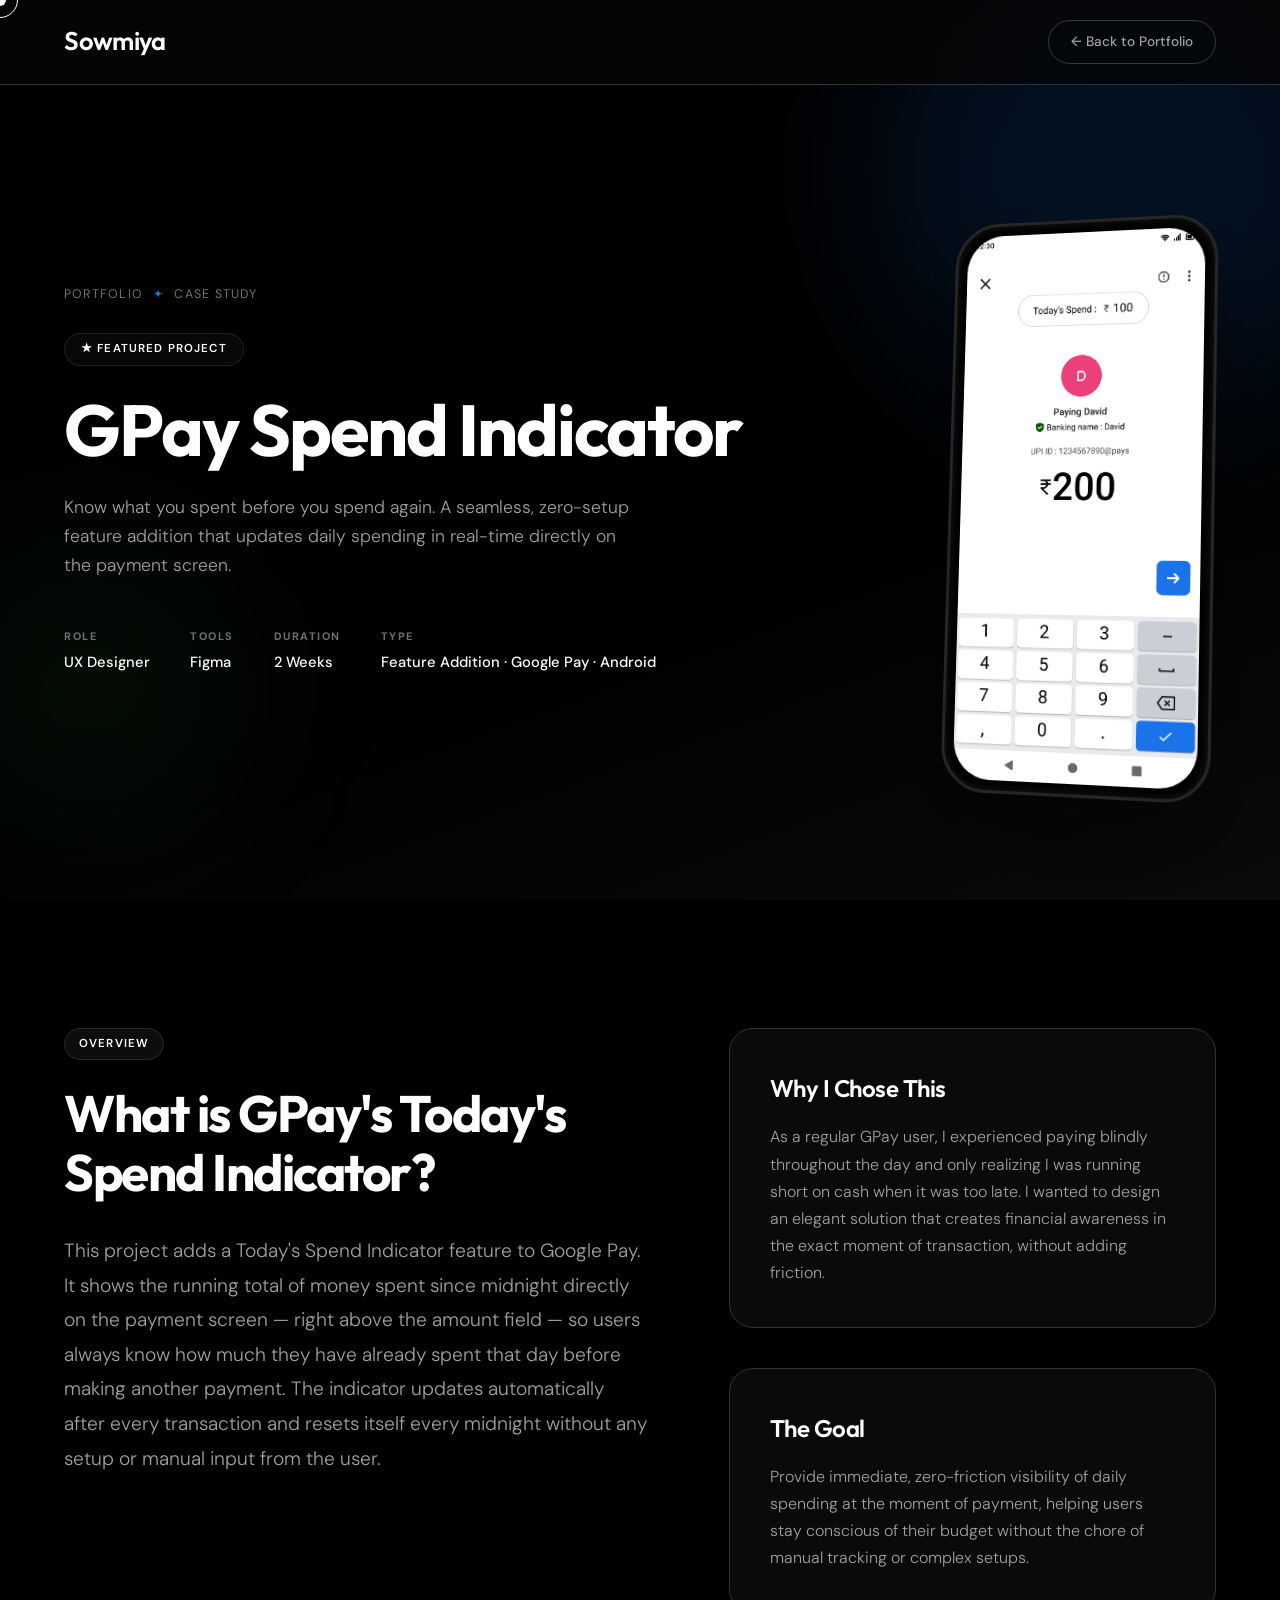
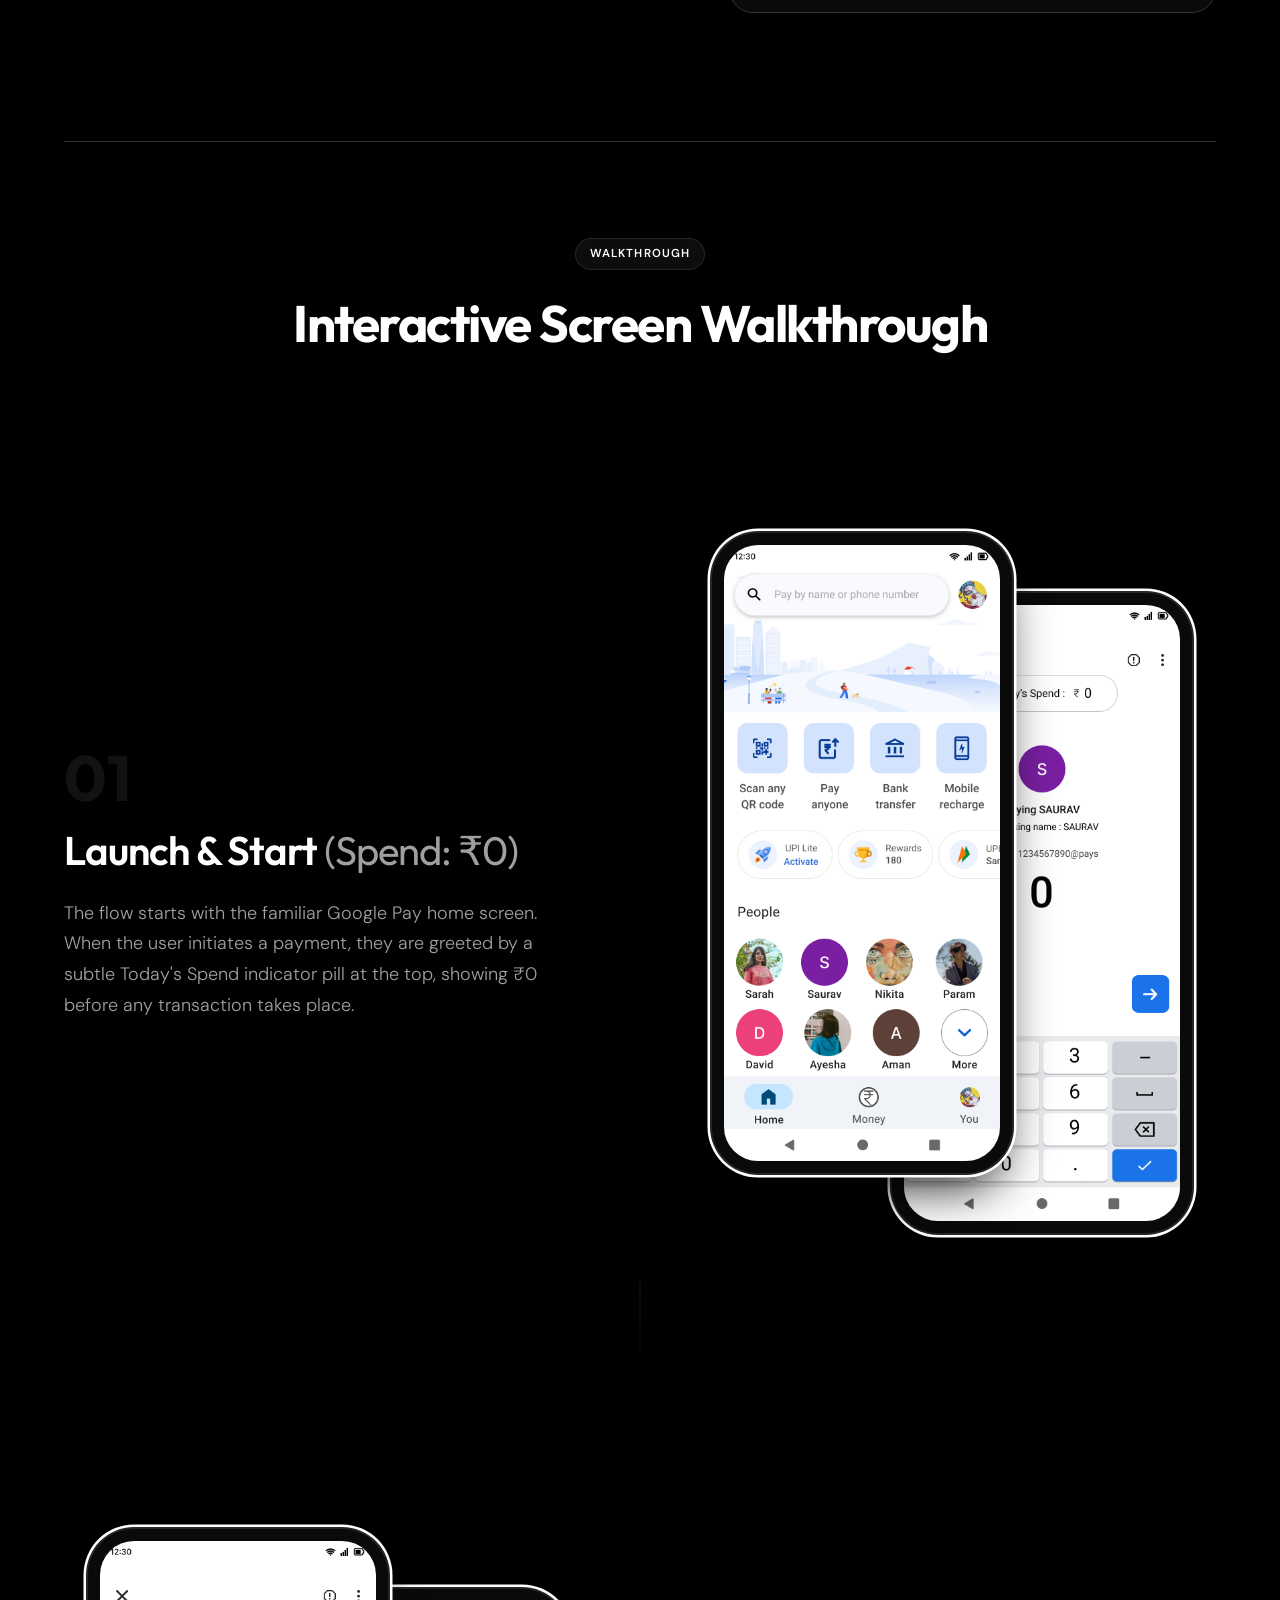
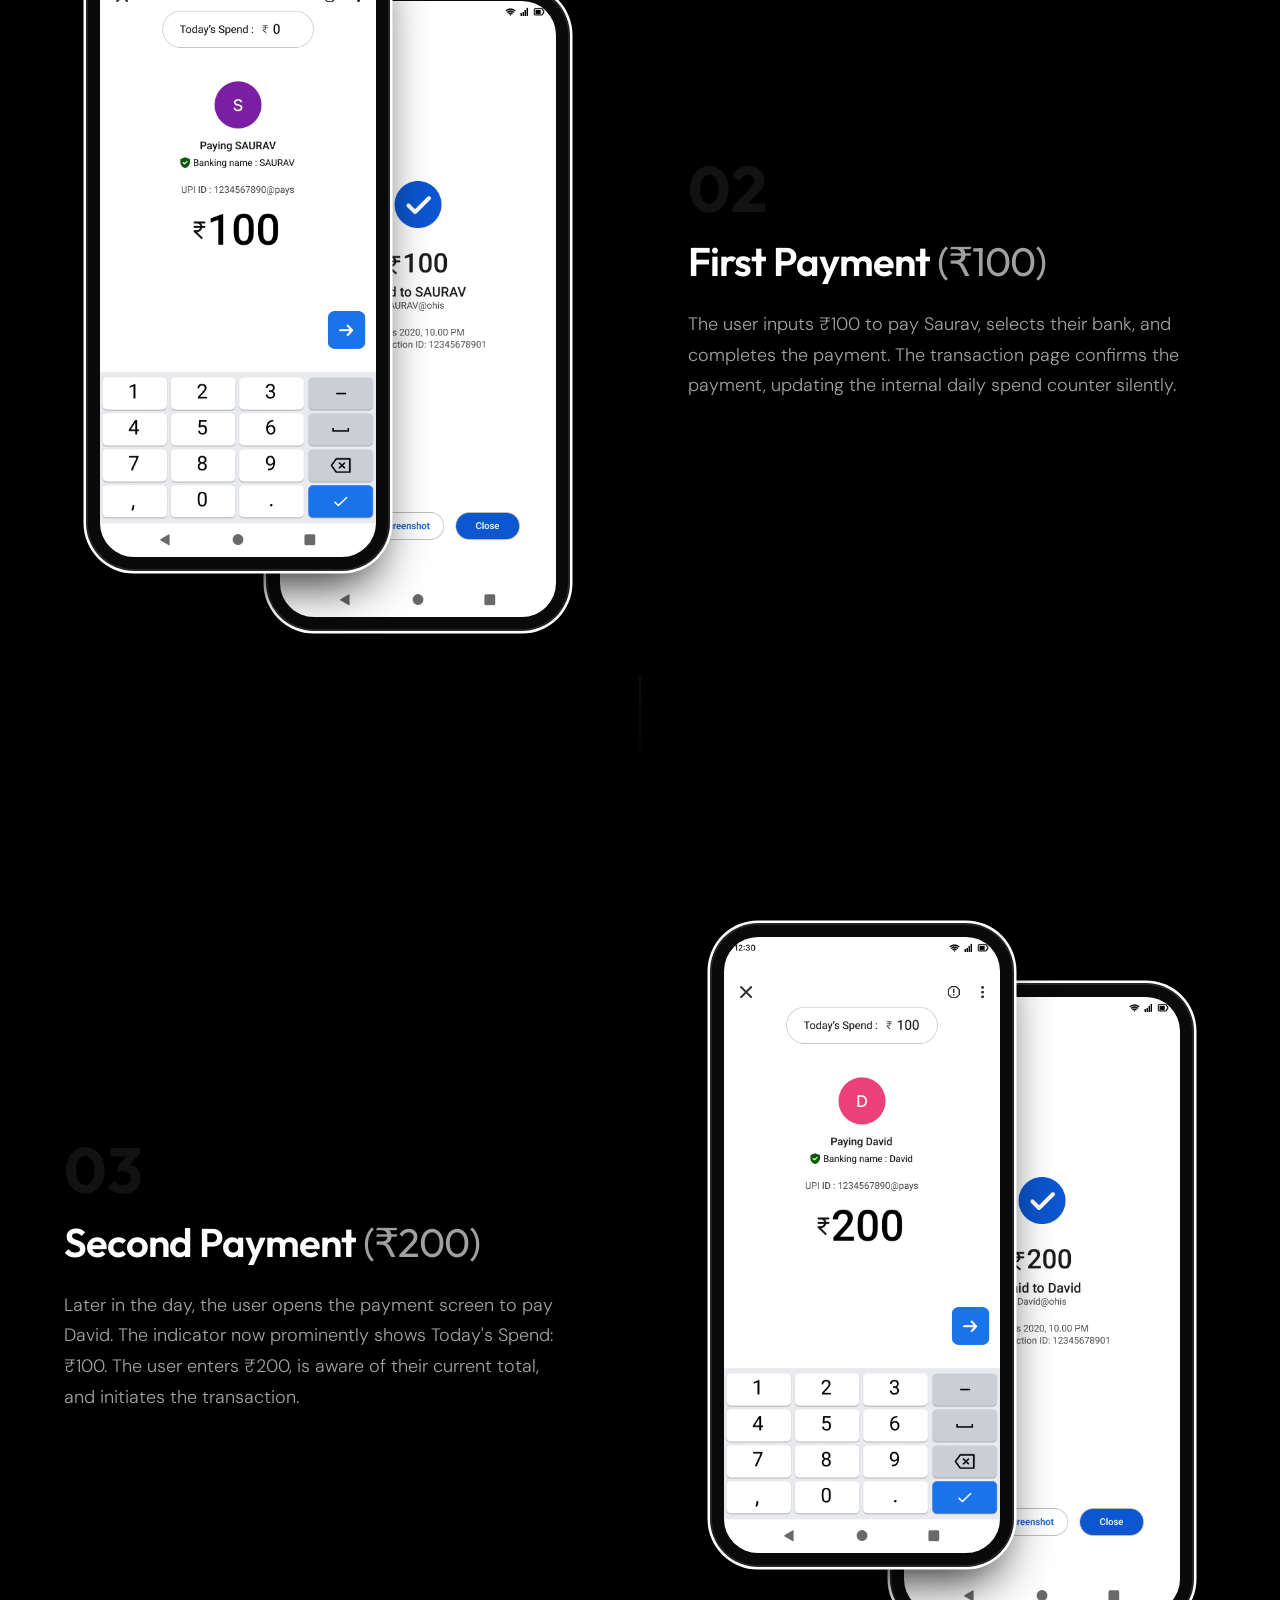
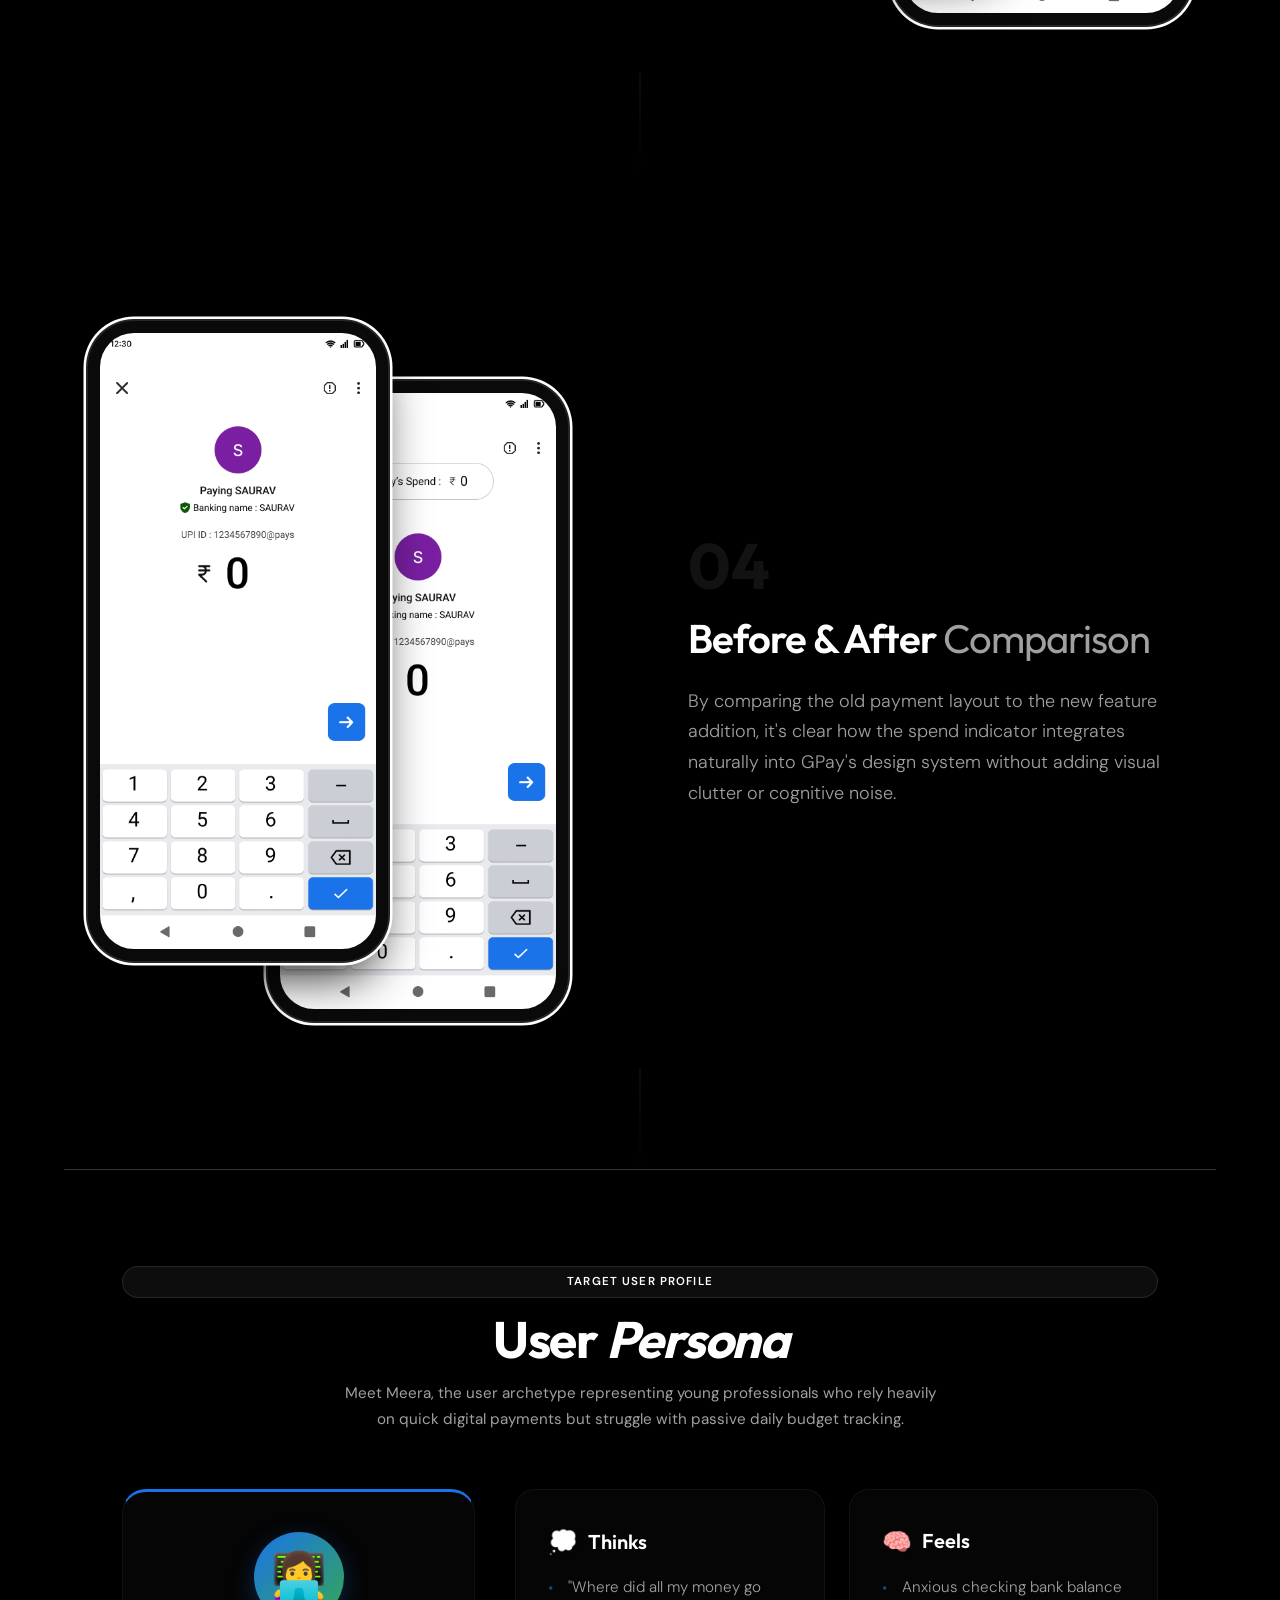
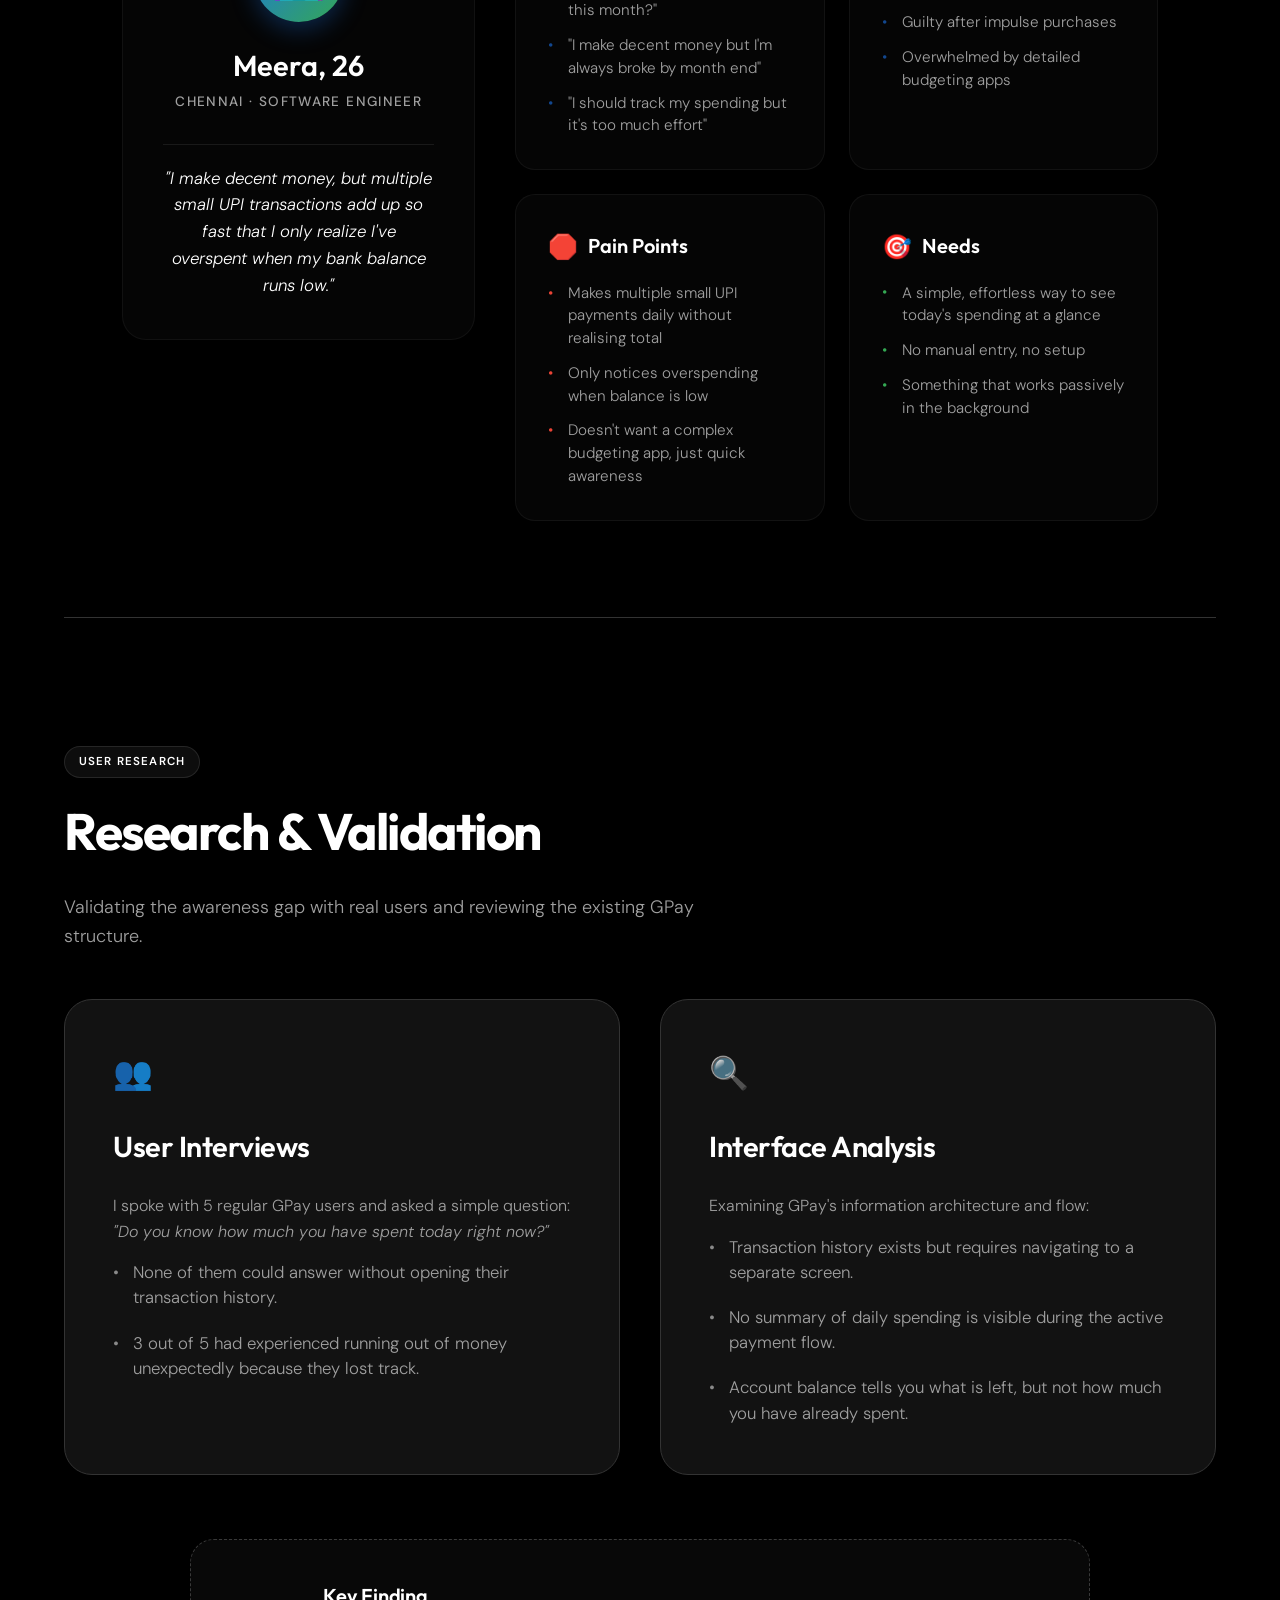
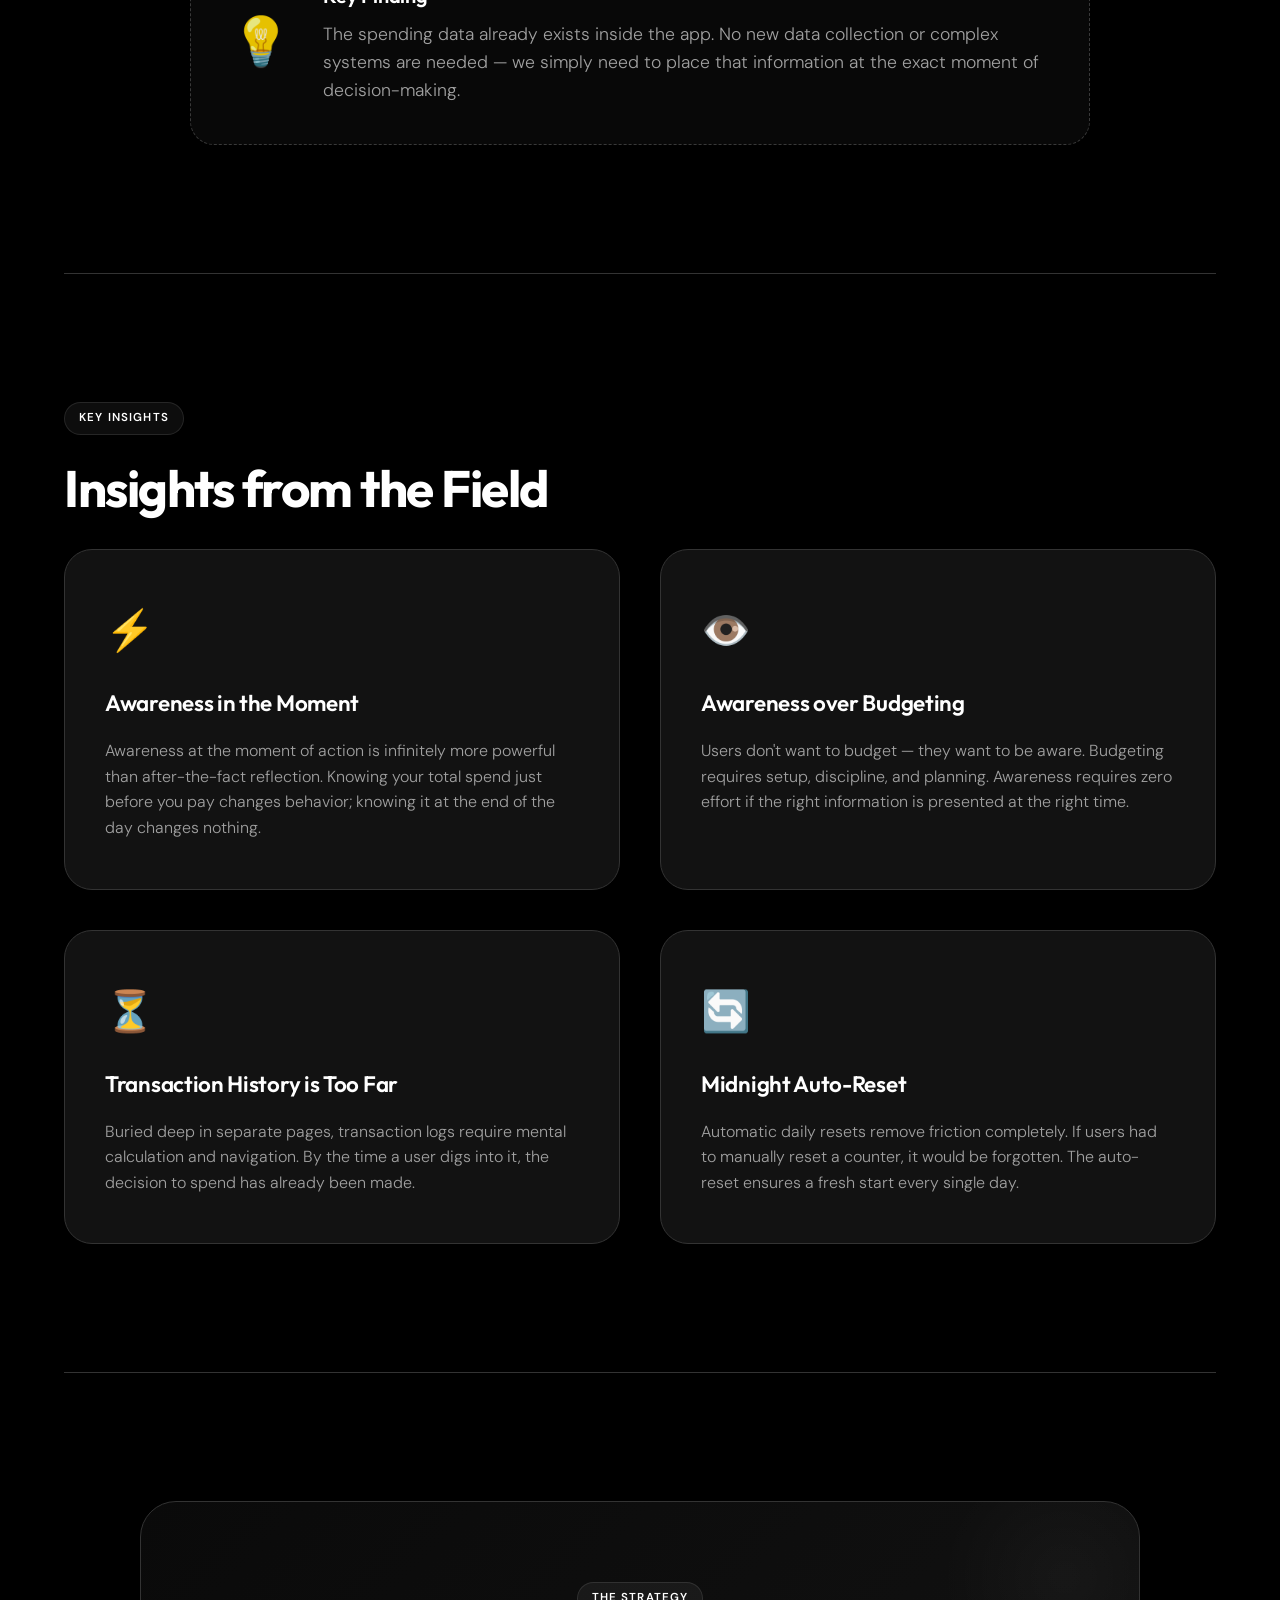
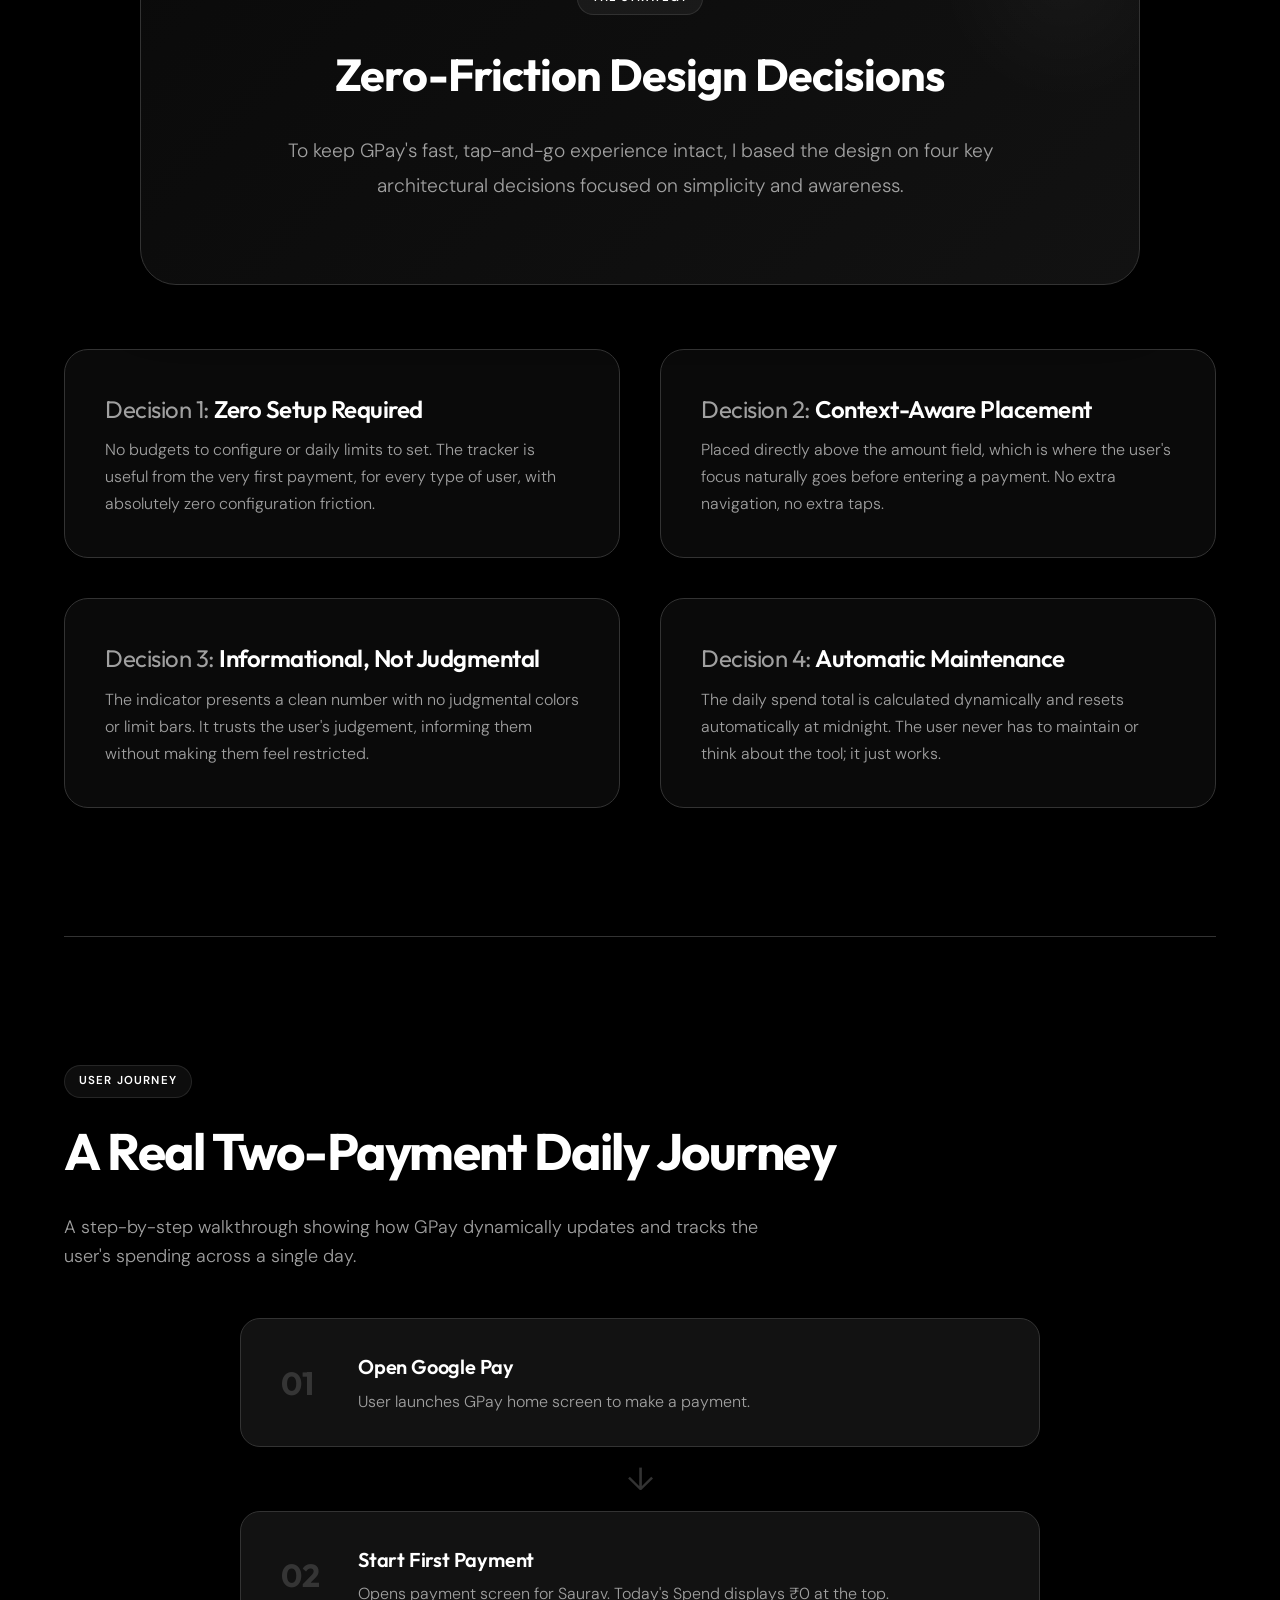
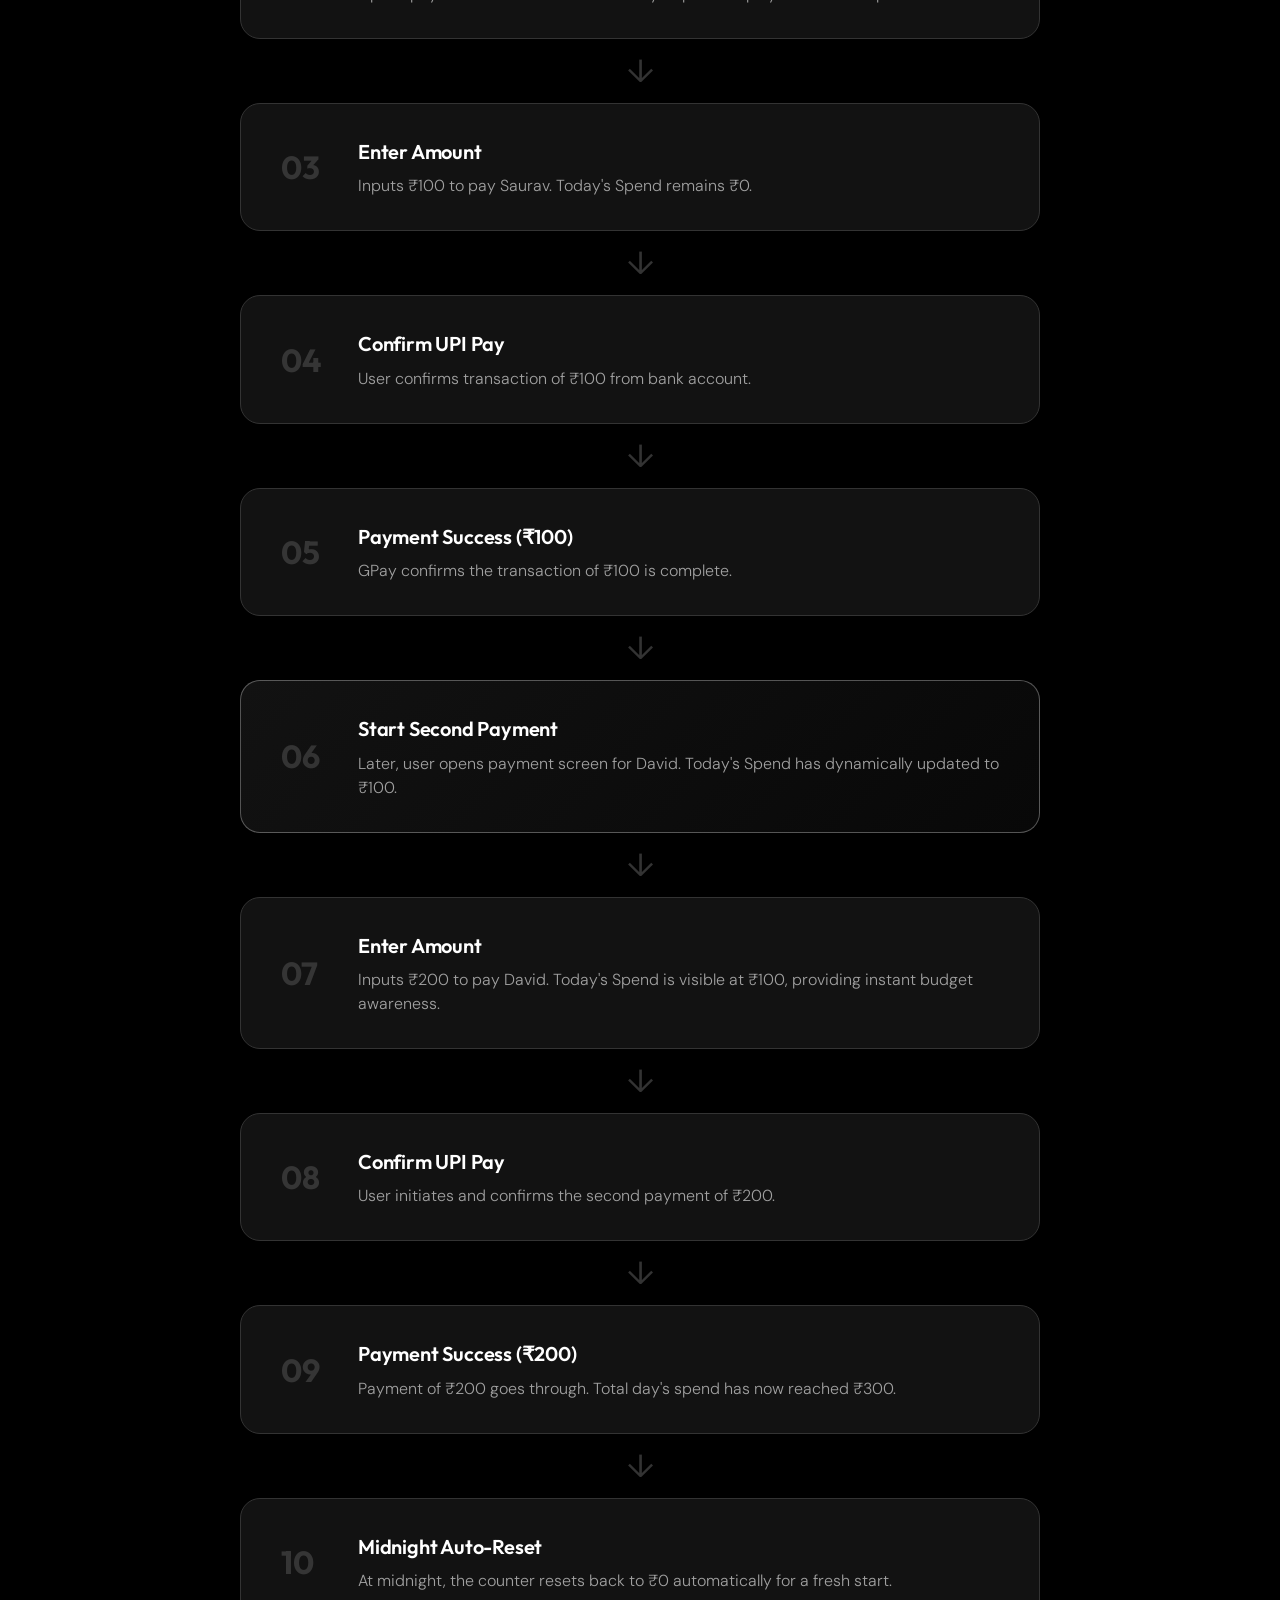
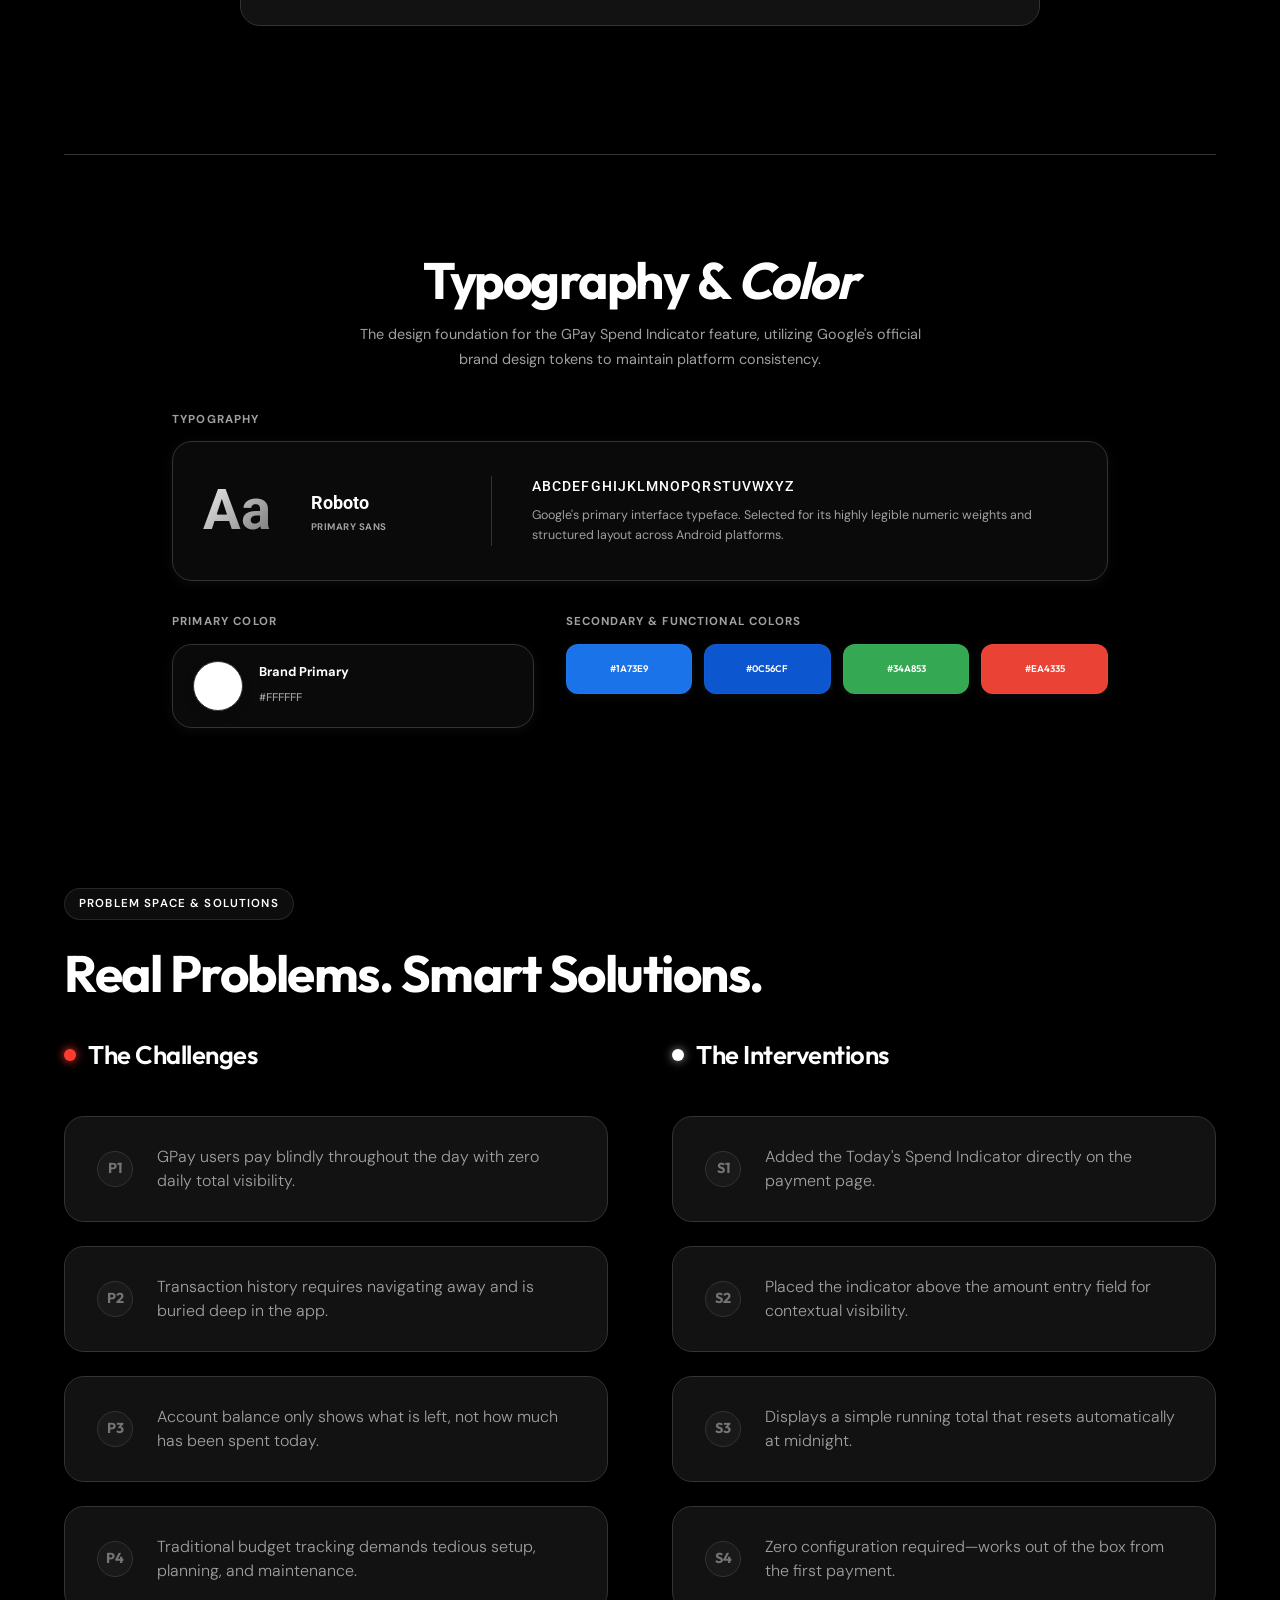
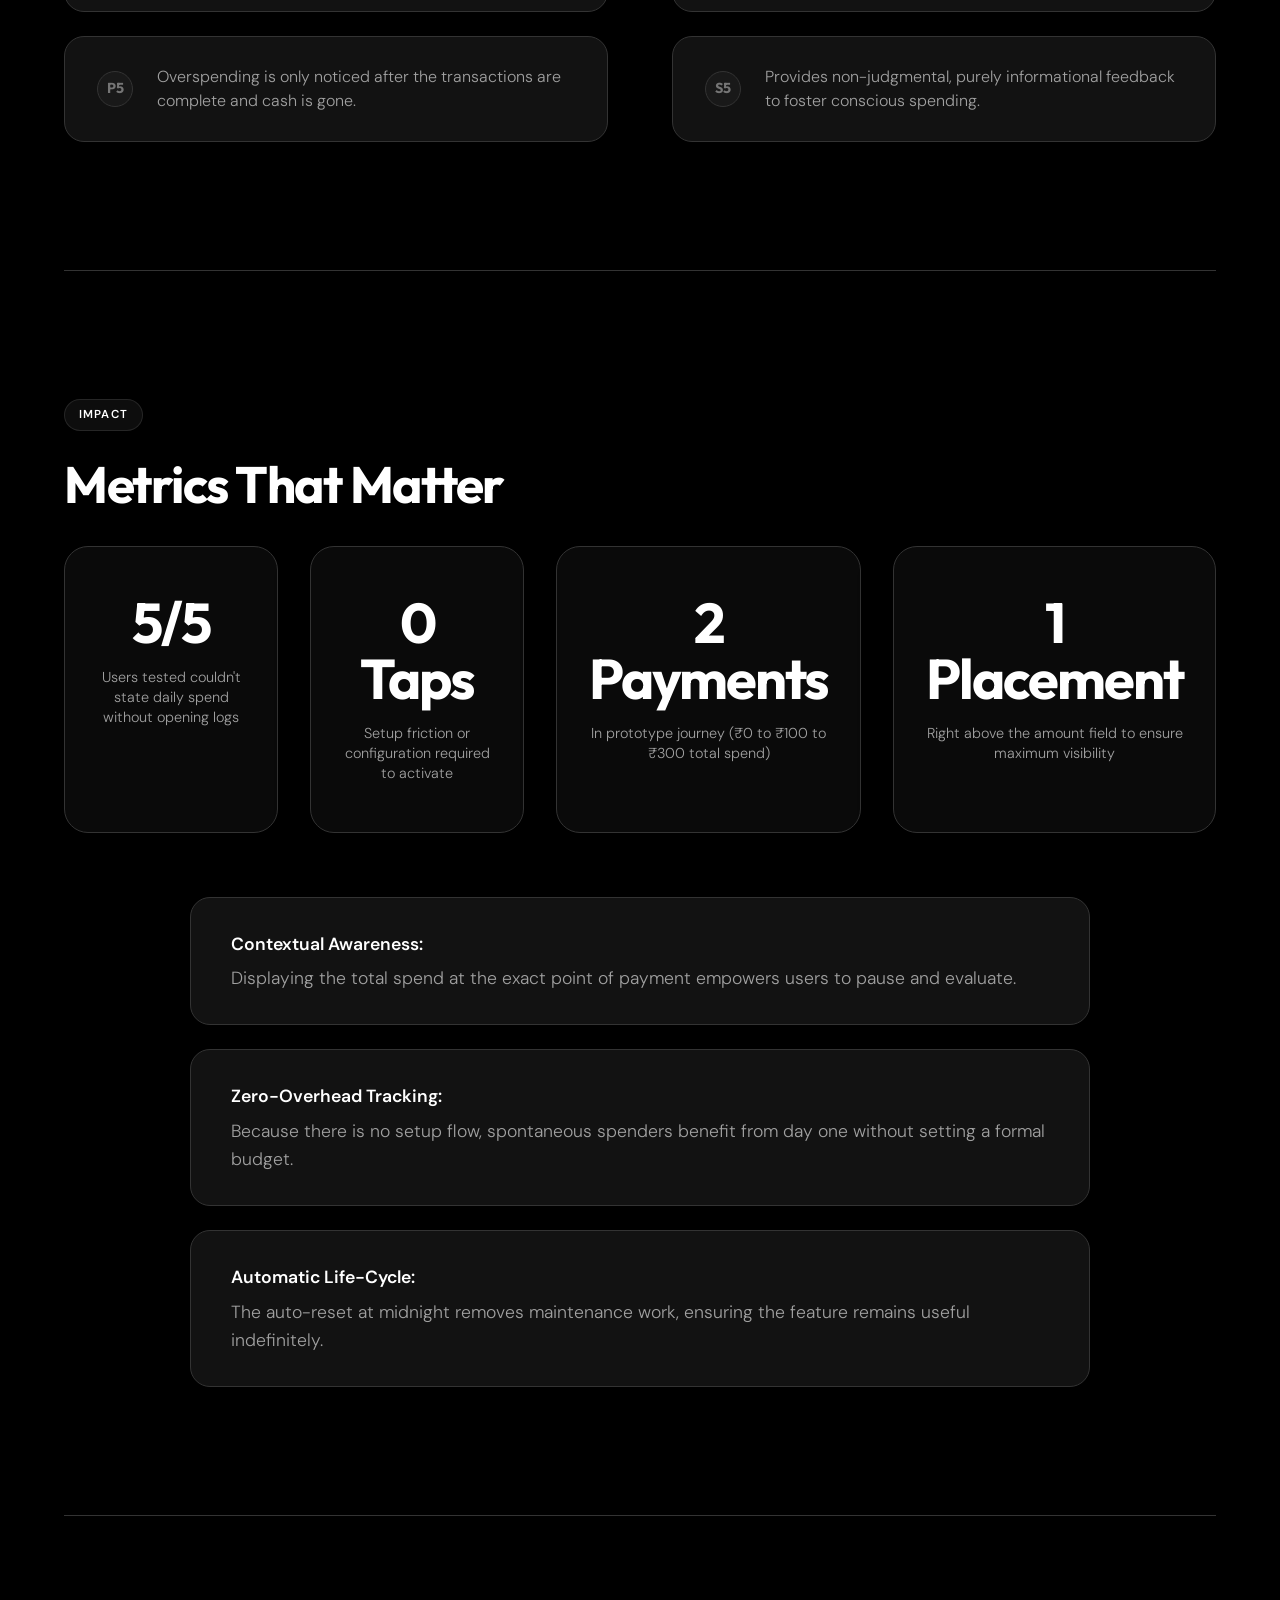
<file: case-study-gpay.html>
<!DOCTYPE html>
<html lang="en">
<head>
    <meta charset="UTF-8">
    <meta name="viewport" content="width=device-width, initial-scale=1.0">
    <title>GPay Spend Indicator Case Study</title>
    <link rel="preconnect" href="https://fonts.googleapis.com">
    <link rel="preconnect" href="https://fonts.gstatic.com" crossorigin>
    <link href="https://fonts.googleapis.com/css2?family=Outfit:wght@300;400;500;600;700;800&family=DM+Sans:wght@300;400;500&family=Roboto:wght@300;400;500;700&display=swap" rel="stylesheet">
    <link rel="stylesheet" href="sensory-mapping.css">
    <style>
        /* ── TWO-COLUMN PREMIUM HERO STYLING (MATCHES CINEAI) ── */
        #cs-hero {
            min-height: 100vh;
            display: flex;
            flex-direction: column;
            align-items: flex-start;
            justify-content: center;
            padding: 140px 5% 80px;
            position: relative;
            overflow: hidden;
            background: linear-gradient(160deg, #000000 60%, #0a0a0a 100%);
        }

        .hero-orb {
            position: absolute;
            border-radius: 50%;
            filter: blur(80px);
            pointer-events: none;
            z-index: 1;
        }

        .hero-orb-1 {
            width: 500px;
            height: 500px;
            background: rgba(26, 115, 233, 0.15); /* GPay Blue */
            top: -80px;
            right: -100px;
            animation: floatOrb 9s ease-in-out infinite;
        }

        .hero-orb-2 {
            width: 300px;
            height: 300px;
            background: rgba(52, 168, 83, 0.08); /* GPay Green */
            bottom: 60px;
            left: -60px;
            animation: floatOrb 7s 3s ease-in-out infinite;
        }

        @keyframes floatOrb {
            0%, 100% {
                transform: translateY(0);
            }
            50% {
                transform: translateY(-20px);
            }
        }

        .cs-breadcrumb {
            display: flex;
            align-items: center;
            gap: 10px;
            font-size: 0.78rem;
            color: #707070;
            margin-bottom: 28px;
            position: relative;
            z-index: 2;
            text-transform: uppercase;
            letter-spacing: 0.1em;
        }

        .cs-breadcrumb span {
            color: #1A73E9; /* GPay Blue Accent */
        }

        .cs-tag {
            display: inline-block;
            padding: 6px 16px;
            border-radius: 50px;
            background: rgba(255, 255, 255, 0.03);
            border: 1px solid rgba(255, 255, 255, 0.1);
            font-size: 0.72rem;
            font-weight: 600;
            color: white;
            letter-spacing: 0.1em;
            text-transform: uppercase;
            margin-bottom: 24px;
            position: relative;
            z-index: 2;
        }

        h1.cs-hero-title {
            font-family: 'Outfit', sans-serif;
            font-size: clamp(2.8rem, 6vw, 4.5rem);
            font-weight: 700;
            line-height: 1.1;
            letter-spacing: -0.03em;
            color: #ffffff;
            max-width: 760px;
            position: relative;
            z-index: 2;
        }

        .cs-hero-impact {
            font-size: 1.1rem;
            color: #a0a0a0;
            font-weight: 300;
            max-width: 580px;
            line-height: 1.65;
            margin-top: 24px;
            position: relative;
            z-index: 2;
        }

        .cs-meta {
            display: flex;
            gap: 40px;
            margin-top: 48px;
            flex-wrap: wrap;
            position: relative;
            z-index: 2;
        }

        .cs-meta-item .meta-label {
            font-size: 0.68rem;
            font-weight: 700;
            color: #707070;
            letter-spacing: 0.14em;
            text-transform: uppercase;
            margin-bottom: 6px;
        }

        .cs-meta-item .meta-val {
            font-size: 0.92rem;
            font-weight: 500;
            color: #ffffff;
        }

        .cs-hero-visual {
            position: absolute;
            right: 5%;
            top: 54%;
            transform: translateY(-50%) perspective(1500px) rotateY(-15deg) rotateX(5deg);
            width: 300px;
            z-index: 10;
            transition: all 0.5s ease;
        }

        /* Prevent mockup overlapping with fixed navbar or being cut off at bottom on typical laptop/desktop viewport heights */
        @media (max-height: 900px) {
            .cs-hero-visual {
                width: 275px;
                top: 56%;
            }
        }

        @media (max-height: 800px) {
            .cs-hero-visual {
                width: 250px;
                top: 57%;
            }
        }

        @media (max-height: 700px) {
            .cs-hero-visual {
                width: 220px;
                top: 58%;
            }
        }


        .premium-mockup {
            position: relative;
            width: 100%;
            border-radius: 46px;
            background: #000;
            padding: 10px;
            border: 3px solid #262626;
            box-shadow: 
                0 40px 100px rgba(0, 0, 0, 0.6),
                inset 0 0 10px rgba(255, 255, 255, 0.1);
            animation: heroFloat 6s ease-in-out infinite;
        }

        .premium-mockup img {
            width: 100%;
            display: block;
            height: auto;
            border-radius: 38px;
        }

        @keyframes heroFloat {
            0%, 100% {
                transform: translateY(0);
            }
            50% {
                transform: translateY(-16px);
            }
        }

        @media (max-width: 1150px) {
            .cs-hero-visual {
                display: none;
            }
            #cs-hero {
                min-height: auto;
                padding-top: 140px;
                padding-bottom: 60px;
            }
        }

        @media (max-width: 768px) {
            #cs-hero {
                padding-top: 120px;
                padding-bottom: 40px;
            }
            .cs-meta {
                gap: 24px;
                margin-top: 36px;
            }
        }
    </style>
</head>
<body>
    <div id="progress-bar"></div>
    <div class="cursor" id="cursor"></div>
    <div class="cursor-follower" id="cursorFollower"></div>

    <nav class="navbar">
        <div class="nav-logo">S<span>owmiya</span></div>
        <a href="index.html" class="nav-back">← Back to Portfolio</a>
    </nav>

    <!-- ════════════════════════ HERO ════════════════════════ -->
    <section id="cs-hero">
        <div class="hero-orb hero-orb-1"></div>
        <div class="hero-orb hero-orb-2"></div>

        <div class="cs-breadcrumb">Portfolio <span>✦</span> Case Study</div>
        <div class="cs-tag">★ Featured Project</div>

        <h1 class="cs-hero-title">GPay Spend Indicator</h1>
        <p class="cs-hero-impact">Know what you spent before you spend again. A seamless, zero-setup feature addition that updates daily spending in real-time directly on the payment screen.</p>

        <div class="cs-meta">
            <div class="cs-meta-item">
                <div class="meta-label">Role</div>
                <div class="meta-val">UX Designer</div>
            </div>
            <div class="cs-meta-item">
                <div class="meta-label">Tools</div>
                <div class="meta-val">Figma</div>
            </div>
            <div class="cs-meta-item">
                <div class="meta-label">Duration</div>
                <div class="meta-val">2 Weeks</div>
            </div>
            <div class="cs-meta-item">
                <div class="meta-label">Type</div>
                <div class="meta-val">Feature Addition · Google Pay · Android</div>
            </div>
        </div>

        <div class="cs-hero-visual">
            <div class="premium-mockup">
                <img src="Todays spend Gpay/7.png" alt="GPay Today's Spend Indicator Dashboard Mockup">
            </div>
        </div>
    </section>

    <main id="case-study" class="container">
        <!-- Overview Section -->
        <section class="cs-intro-section fade-in">
            <div class="intro-grid">
                <div class="intro-left">
                    <span class="section-badge">Overview</span>
                    <h2 class="section-title-large">What is GPay's Today's Spend Indicator?</h2>
                    <p class="intro-text">This project adds a Today's Spend Indicator feature to Google Pay. It shows the running total of money spent since midnight directly on the payment screen — right above the amount field — so users always know how much they have already spent that day before making another payment. The indicator updates automatically after every transaction and resets itself every midnight without any setup or manual input from the user.</p>
                </div>
                <div class="intro-right">
                    <div class="intro-card">
                        <h3>Why I Chose This</h3>
                        <p>As a regular GPay user, I experienced paying blindly throughout the day and only realizing I was running short on cash when it was too late. I wanted to design an elegant solution that creates financial awareness in the exact moment of transaction, without adding friction.</p>
                    </div>
                    <div class="intro-card">
                        <h3>The Goal</h3>
                        <p>Provide immediate, zero-friction visibility of daily spending at the moment of payment, helping users stay conscious of their budget without the chore of manual tracking or complex setups.</p>
                    </div>
                </div>
            </div>
        </section>

        <!-- Walkthrough Section Header -->
        <div class="walkthrough-header fade-in" style="text-align: center; padding: 6rem 0 2rem;">
            <span class="section-badge">Walkthrough</span>
            <h2 class="section-title-large" style="margin-bottom: 0;">Interactive Screen Walkthrough</h2>
        </div>

        <!-- Screen 1 -->
        <section class="screen-section fade-in">
            <div class="screen-content">
                <div class="screen-text">
                    <span class="screen-number">01</span>
                    <h2>Launch & Start <span class="highlight">(Spend: ₹0)</span></h2>
                    <p>The flow starts with the familiar Google Pay home screen. When the user initiates a payment, they are greeted by a subtle Today's Spend indicator pill at the top, showing ₹0 before any transaction takes place.</p>
                </div>
                <div class="screen-visual dual-mockups">
                    <div class="mockup-placeholder">
                        <img src="Todays spend Gpay/google pay 1.png" alt="Google Pay Home" style="width: 100%; height: 100%; object-fit: fill;">
                    </div>
                    <div class="mockup-placeholder">
                        <img src="Todays spend Gpay/2.png" alt="Payment Screen Start" style="width: 100%; height: 100%; object-fit: fill;">
                    </div>
                </div>
            </div>
        </section>

        <!-- Screen 2 -->
        <section class="screen-section right-align fade-in">
            <div class="screen-content reverse-layout">
                <div class="screen-text">
                    <span class="screen-number">02</span>
                    <h2>First Payment <span class="highlight">(₹100)</span></h2>
                    <p>The user inputs ₹100 to pay Saurav, selects their bank, and completes the payment. The transaction page confirms the payment, updating the internal daily spend counter silently.</p>
                </div>
                <div class="screen-visual dual-mockups">
                    <div class="mockup-placeholder">
                        <img src="Todays spend Gpay/3.png" alt="First Payment Input" style="width: 100%; height: 100%; object-fit: fill;">
                    </div>
                    <div class="mockup-placeholder">
                        <img src="Todays spend Gpay/5.png" alt="First Payment Success" style="width: 100%; height: 100%; object-fit: fill;">
                    </div>
                </div>
            </div>
        </section>

        <!-- Screen 3 -->
        <section class="screen-section fade-in">
            <div class="screen-content">
                <div class="screen-text">
                    <span class="screen-number">03</span>
                    <h2>Second Payment <span class="highlight">(₹200)</span></h2>
                    <p>Later in the day, the user opens the payment screen to pay David. The indicator now prominently shows Today's Spend: ₹100. The user enters ₹200, is aware of their current total, and initiates the transaction.</p>
                </div>
                <div class="screen-visual dual-mockups">
                    <div class="mockup-placeholder">
                        <img src="Todays spend Gpay/7.png" alt="Second Payment Input" style="width: 100%; height: 100%; object-fit: fill;">
                    </div>
                    <div class="mockup-placeholder">
                        <img src="Todays spend Gpay/9.png" alt="Second Payment Success" style="width: 100%; height: 100%; object-fit: fill;">
                    </div>
                </div>
            </div>
        </section>

        <!-- Screen 4 -->
        <section class="screen-section right-align fade-in">
            <div class="screen-content reverse-layout">
                <div class="screen-text">
                    <span class="screen-number">04</span>
                    <h2>Before & After <span class="highlight">Comparison</span></h2>
                    <p>By comparing the old payment layout to the new feature addition, it's clear how the spend indicator integrates naturally into GPay's design system without adding visual clutter or cognitive noise.</p>
                </div>
                <div class="screen-visual dual-mockups">
                    <div class="mockup-placeholder">
                        <img src="Todays spend Gpay/camparsion/old version.png" alt="Old Version Payment Screen" style="width: 100%; height: 100%; object-fit: fill;">
                    </div>
                    <div class="mockup-placeholder">
                        <img src="Todays spend Gpay/camparsion/New feature added version.png" alt="New Feature Payment Screen" style="width: 100%; height: 100%; object-fit: fill;">
                    </div>
                </div>
            </div>
        </section>


        <!-- User Persona Section -->
        <section class="cs-intro-section fade-in" style="border-top: 1px solid var(--border-color); padding-top: 6rem; padding-bottom: 6rem;">
            <div style="max-width: 1100px; margin: 0 auto; padding: 0 2rem;">
                <span class="section-badge" style="display: block; text-align: center; margin-bottom: 12px;">Target User Profile</span>
                <h2 class="section-title-large" style="text-align: center; margin-bottom: 12px;">User <em>Persona</em></h2>
                <p style="font-size: 0.95rem; color: var(--text-secondary); margin-bottom: 56px; line-height: 1.7; max-width: 600px; margin-left: auto; margin-right: auto; text-align: center;">
                    Meet Meera, the user archetype representing young professionals who rely heavily on quick digital payments but struggle with passive daily budget tracking.
                </p>

                <style>
                    .persona-layout {
                        display: grid;
                        grid-template-columns: 1.1fr 2fr;
                        gap: 40px;
                        align-items: start;
                    }

                    .persona-profile-card {
                        background: rgba(10, 10, 10, 0.5);
                        border: 1px solid rgba(255, 255, 255, 0.05);
                        backdrop-filter: blur(16px);
                        -webkit-backdrop-filter: blur(16px);
                        border-radius: 24px;
                        padding: 40px;
                        display: flex;
                        flex-direction: column;
                        align-items: center;
                        text-align: center;
                        gap: 20px;
                        box-shadow: 0 4px 24px rgba(0, 0, 0, 0.2);
                        border-top: 3px solid #1A73E9; /* GPay Blue Accent top border */
                    }

                    .persona-profile-avatar {
                        width: 90px;
                        height: 90px;
                        border-radius: 50%;
                        background: linear-gradient(135deg, #1A73E9, #34A853);
                        display: flex;
                        align-items: center;
                        justify-content: center;
                        font-size: 2.8rem;
                        box-shadow: 0 8px 24px rgba(26, 115, 233, 0.3);
                    }

                    .persona-profile-name {
                        font-family: var(--font-heading);
                        font-size: 1.8rem;
                        font-weight: 600;
                        color: var(--text-primary);
                        margin: 0;
                    }

                    .persona-profile-meta {
                        font-size: 0.85rem;
                        color: var(--text-secondary);
                        text-transform: uppercase;
                        letter-spacing: 0.1em;
                        font-weight: 500;
                    }

                    .persona-profile-quote {
                        font-size: 1.05rem;
                        line-height: 1.6;
                        color: var(--text-primary);
                        font-style: italic;
                        font-weight: 300;
                        margin-top: 10px;
                        border-top: 1px solid rgba(255, 255, 255, 0.08);
                        padding-top: 20px;
                    }

                    .persona-details-grid {
                        display: grid;
                        grid-template-columns: 1fr 1fr;
                        gap: 24px;
                    }

                    .persona-detail-card {
                        background: rgba(10, 10, 10, 0.5);
                        border: 1px solid rgba(255, 255, 255, 0.05);
                        backdrop-filter: blur(16px);
                        -webkit-backdrop-filter: blur(16px);
                        border-radius: 20px;
                        padding: 32px;
                        box-shadow: 0 4px 24px rgba(0, 0, 0, 0.2);
                        transition: all 0.4s cubic-bezier(0.25, 0.8, 0.25, 1);
                    }

                    .persona-detail-card:hover {
                        transform: translateY(-4px);
                        border-color: rgba(26, 115, 233, 0.3);
                        box-shadow: 0 12px 32px rgba(26, 115, 233, 0.05);
                    }

                    .persona-detail-card h3 {
                        font-family: var(--font-heading);
                        font-size: 1.25rem;
                        font-weight: 600;
                        margin-bottom: 16px;
                        display: flex;
                        align-items: center;
                        gap: 10px;
                        color: var(--text-primary);
                    }

                    .persona-detail-card h3 .icon {
                        font-size: 1.5rem;
                    }

                    .persona-detail-card ul {
                        list-style: none;
                        display: flex;
                        flex-direction: column;
                        gap: 12px;
                    }

                    .persona-detail-card ul li {
                        font-size: 0.95rem;
                        color: var(--text-secondary);
                        line-height: 1.5;
                        font-weight: 300;
                        position: relative;
                        padding-left: 20px;
                    }

                    .persona-detail-card ul li::before {
                        content: '•';
                        position: absolute;
                        left: 0;
                        color: rgba(26, 115, 233, 0.6);
                    }

                    .persona-detail-card.pain-points ul li::before {
                        color: #EA4335; /* Red indicator for pain points */
                    }

                    .persona-detail-card.needs ul li::before {
                        color: #34A853; /* Green indicator for needs */
                    }

                    @media (max-width: 900px) {
                        .persona-layout {
                            grid-template-columns: 1fr;
                            gap: 32px;
                        }
                        .persona-details-grid {
                            grid-template-columns: 1fr;
                            gap: 20px;
                        }
                    }
                </style>

                <div class="persona-layout">
                    <!-- Left Side: Profile -->
                    <div class="persona-profile-card">
                        <div class="persona-profile-avatar">👩‍💻</div>
                        <div>
                            <h3 class="persona-profile-name">Meera, 26</h3>
                            <span class="persona-profile-meta">Chennai · Software Engineer</span>
                        </div>
                        <p class="persona-profile-quote">
                            "I make decent money, but multiple small UPI transactions add up so fast that I only realize I've overspent when my bank balance runs low."
                        </p>
                    </div>

                    <!-- Right Side: Grid of Details -->
                    <div class="persona-details-grid">
                        <!-- Thinks Card -->
                        <div class="persona-detail-card">
                            <h3><span class="icon">💭</span> Thinks</h3>
                            <ul>
                                <li>"Where did all my money go this month?"</li>
                                <li>"I make decent money but I'm always broke by month end"</li>
                                <li>"I should track my spending but it's too much effort"</li>
                            </ul>
                        </div>

                        <!-- Feels Card -->
                        <div class="persona-detail-card">
                            <h3><span class="icon">🧠</span> Feels</h3>
                            <ul>
                                <li>Anxious checking bank balance</li>
                                <li>Guilty after impulse purchases</li>
                                <li>Overwhelmed by detailed budgeting apps</li>
                            </ul>
                        </div>

                        <!-- Pain Points Card -->
                        <div class="persona-detail-card pain-points">
                            <h3><span class="icon">🛑</span> Pain Points</h3>
                            <ul>
                                <li>Makes multiple small UPI payments daily without realising total</li>
                                <li>Only notices overspending when balance is low</li>
                                <li>Doesn't want a complex budgeting app, just quick awareness</li>
                            </ul>
                        </div>

                        <!-- Needs Card -->
                        <div class="persona-detail-card needs">
                            <h3><span class="icon">🎯</span> Needs</h3>
                            <ul>
                                <li>A simple, effortless way to see today's spending at a glance</li>
                                <li>No manual entry, no setup</li>
                                <li>Something that works passively in the background</li>
                            </ul>
                        </div>
                    </div>
                </div>
            </div>
        </section>


        <!-- Research Section -->
        <section class="cs-empathy-section fade-in">
            <span class="section-badge">User Research</span>
            <h2 class="section-title-large">Research & Validation</h2>
            <p class="section-subtitle-text">Validating the awareness gap with real users and reviewing the existing GPay structure.</p>
            
            <div class="empathy-grid" style="grid-template-columns: repeat(2, 1fr); margin-bottom: 4rem;">
                <div class="empathy-card">
                    <div class="card-icon">👥</div>
                    <h3>User Interviews</h3>
                    <p style="color: var(--text-secondary); font-weight: 300;">I spoke with 5 regular GPay users and asked a simple question: <em>"Do you know how much you have spent today right now?"</em></p>
                    <ul style="margin-top: 1rem;">
                        <li>None of them could answer without opening their transaction history.</li>
                        <li>3 out of 5 had experienced running out of money unexpectedly because they lost track.</li>
                    </ul>
                </div>
                <div class="empathy-card">
                    <div class="card-icon">🔍</div>
                    <h3>Interface Analysis</h3>
                    <p style="color: var(--text-secondary); font-weight: 300;">Examining GPay's information architecture and flow:</p>
                    <ul style="margin-top: 1rem;">
                        <li>Transaction history exists but requires navigating to a separate screen.</li>
                        <li>No summary of daily spending is visible during the active payment flow.</li>
                        <li>Account balance tells you what is left, but not how much you have already spent.</li>
                    </ul>
                </div>
            </div>
            
            <div class="discovery-callout">
                <div class="discovery-icon">💡</div>
                <div class="discovery-content">
                    <h4>Key Finding</h4>
                    <p>The spending data already exists inside the app. No new data collection or complex systems are needed — we simply need to place that information at the exact moment of decision-making.</p>
                </div>
            </div>
        </section>

        <!-- Key Insights Section -->
        <section class="cs-future-section fade-in" style="border-bottom: 1px solid var(--border-color); padding-bottom: 8rem;">
            <span class="section-badge">Key Insights</span>
            <h2 class="section-title-large">Insights from the Field</h2>
            <div class="future-grid" style="grid-template-columns: repeat(2, 1fr); gap: 2.5rem;">
                <div class="future-card">
                    <span class="future-icon">⚡</span>
                    <h4>Awareness in the Moment</h4>
                    <p>Awareness at the moment of action is infinitely more powerful than after-the-fact reflection. Knowing your total spend just before you pay changes behavior; knowing it at the end of the day changes nothing.</p>
                </div>
                <div class="future-card">
                    <span class="future-icon">👁️</span>
                    <h4>Awareness over Budgeting</h4>
                    <p>Users don't want to budget — they want to be aware. Budgeting requires setup, discipline, and planning. Awareness requires zero effort if the right information is presented at the right time.</p>
                </div>
                <div class="future-card">
                    <span class="future-icon">⏳</span>
                    <h4>Transaction History is Too Far</h4>
                    <p>Buried deep in separate pages, transaction logs require mental calculation and navigation. By the time a user digs into it, the decision to spend has already been made.</p>
                </div>
                <div class="future-card">
                    <span class="future-icon">🔄</span>
                    <h4>Midnight Auto-Reset</h4>
                    <p>Automatic daily resets remove friction completely. If users had to manually reset a counter, it would be forgotten. The auto-reset ensures a fresh start every single day.</p>
                </div>
            </div>
        </section>

        <!-- Strategy Section -->
        <section class="cs-decision-section fade-in">
            <div class="decision-content-box">
                <span class="section-badge">The Strategy</span>
                <h2>Zero-Friction Design Decisions</h2>
                <p>To keep GPay's fast, tap-and-go experience intact, I based the design on four key architectural decisions focused on simplicity and awareness.</p>
            </div>
            
            <div class="intro-grid" style="grid-template-columns: repeat(2, 1fr); gap: 2.5rem; margin-top: 4rem;">
                <div class="intro-card">
                    <h3 style="margin-bottom: 0.5rem;"><span style="color: var(--text-secondary); font-weight: 400;">Decision 1:</span> Zero Setup Required</h3>
                    <p>No budgets to configure or daily limits to set. The tracker is useful from the very first payment, for every type of user, with absolutely zero configuration friction.</p>
                </div>
                <div class="intro-card">
                    <h3 style="margin-bottom: 0.5rem;"><span style="color: var(--text-secondary); font-weight: 400;">Decision 2:</span> Context-Aware Placement</h3>
                    <p>Placed directly above the amount field, which is where the user's focus naturally goes before entering a payment. No extra navigation, no extra taps.</p>
                </div>
                <div class="intro-card">
                    <h3 style="margin-bottom: 0.5rem;"><span style="color: var(--text-secondary); font-weight: 400;">Decision 3:</span> Informational, Not Judgmental</h3>
                    <p>The indicator presents a clean number with no judgmental colors or limit bars. It trusts the user's judgement, informing them without making them feel restricted.</p>
                </div>
                <div class="intro-card">
                    <h3 style="margin-bottom: 0.5rem;"><span style="color: var(--text-secondary); font-weight: 400;">Decision 4:</span> Automatic Maintenance</h3>
                    <p>The daily spend total is calculated dynamically and resets automatically at midnight. The user never has to maintain or think about the tool; it just works.</p>
                </div>
            </div>
        </section>

        <!-- User Flow Section -->
        <section class="cs-flow-section fade-in">
            <span class="section-badge">User Journey</span>
            <h2 class="section-title-large">A Real Two-Payment Daily Journey</h2>
            <p class="section-subtitle-text">A step-by-step walkthrough showing how GPay dynamically updates and tracks the user's spending across a single day.</p>
            
            <div class="flow-container">
                <div class="flow-step">
                    <div class="flow-number">01</div>
                    <div class="flow-content">
                        <h4>Open Google Pay</h4>
                        <p>User launches GPay home screen to make a payment.</p>
                    </div>
                </div>
                
                <div class="flow-arrow">↓</div>
                
                <div class="flow-step">
                    <div class="flow-number">02</div>
                    <div class="flow-content">
                        <h4>Start First Payment</h4>
                        <p>Opens payment screen for Saurav. Today's Spend displays ₹0 at the top.</p>
                    </div>
                </div>
                
                <div class="flow-arrow">↓</div>
                
                <div class="flow-step">
                    <div class="flow-number">03</div>
                    <div class="flow-content">
                        <h4>Enter Amount</h4>
                        <p>Inputs ₹100 to pay Saurav. Today's Spend remains ₹0.</p>
                    </div>
                </div>
                
                <div class="flow-arrow">↓</div>
                
                <div class="flow-step">
                    <div class="flow-number">04</div>
                    <div class="flow-content">
                        <h4>Confirm UPI Pay</h4>
                        <p>User confirms transaction of ₹100 from bank account.</p>
                    </div>
                </div>
                
                <div class="flow-arrow">↓</div>
                
                <div class="flow-step">
                    <div class="flow-number">05</div>
                    <div class="flow-content">
                        <h4>Payment Success (₹100)</h4>
                        <p>GPay confirms the transaction of ₹100 is complete.</p>
                    </div>
                </div>
                
                <div class="flow-arrow">↓</div>
                
                <div class="flow-step active-ai">
                    <div class="flow-number">06</div>
                    <div class="flow-content">
                        <h4>Start Second Payment</h4>
                        <p>Later, user opens payment screen for David. Today's Spend has dynamically updated to ₹100.</p>
                    </div>
                </div>
                
                <div class="flow-arrow">↓</div>
                
                <div class="flow-step">
                    <div class="flow-number">07</div>
                    <div class="flow-content">
                        <h4>Enter Amount</h4>
                        <p>Inputs ₹200 to pay David. Today's Spend is visible at ₹100, providing instant budget awareness.</p>
                    </div>
                </div>
                
                <div class="flow-arrow">↓</div>
                
                <div class="flow-step">
                    <div class="flow-number">08</div>
                    <div class="flow-content">
                        <h4>Confirm UPI Pay</h4>
                        <p>User initiates and confirms the second payment of ₹200.</p>
                    </div>
                </div>
                
                <div class="flow-arrow">↓</div>
                
                <div class="flow-step">
                    <div class="flow-number">09</div>
                    <div class="flow-content">
                        <h4>Payment Success (₹200)</h4>
                        <p>Payment of ₹200 goes through. Total day's spend has now reached ₹300.</p>
                    </div>
                </div>
                
                <div class="flow-arrow">↓</div>
                
                <div class="flow-step">
                    <div class="flow-number">10</div>
                    <div class="flow-content">
                        <h4>Midnight Auto-Reset</h4>
                        <p>At midnight, the counter resets back to ₹0 automatically for a fresh start.</p>
                    </div>
                </div>
            </div>
        </section>

        <!-- ── VISUAL IDENTITY ── -->
        <section class="cs-section fade-in" style="padding: 6rem 0 2rem;">
            <div class="cs-section-center" style="max-width: 1000px; margin: 0 auto; padding: 0 2rem;">
                <h2 class="section-title-large" style="text-align: center; margin-bottom: 12px;">Typography & <em>Color</em></h2>
                <p style="font-size:0.9rem;color:var(--text-secondary);margin-bottom:32px;line-height:1.7;text-align: center; max-width: 600px; margin-left: auto; margin-right: auto;">
                    The design foundation for the GPay Spend Indicator feature, utilizing Google's official brand design tokens to maintain platform consistency.
                </p>

                <div class="visual-identity-container">
                    <!-- Typography -->
                    <div>
                        <h5 class="palette-heading">Typography</h5>
                        <div class="typography-showcase-horizontal">
                            <div class="type-big-a" style="font-family: 'Roboto', sans-serif;">Aa</div>
                            <div class="type-header">
                                <div class="type-font-name" style="font-family: 'Roboto', sans-serif;">Roboto</div>
                                <div class="type-tag">Primary Sans</div>
                            </div>
                            <div class="type-sample-inline">
                                <div class="type-alphabet" style="font-family: 'Roboto', sans-serif; letter-spacing: 0.08em;">ABCDEFGHIJKLMNOPQRSTUVWXYZ</div>
                                <div class="type-desc">
                                    Google's primary interface typeface. Selected for its highly legible numeric weights and structured layout across Android platforms.
                                </div>
                            </div>
                        </div>
                    </div>

                    <!-- Color Palettes -->
                    <div class="palette-row">
                        <div>
                            <h5 class="palette-heading">Primary Color</h5>
                            <div class="palette-main">
                                <div class="color-swatch-large" style="background: #FFFFFF; border: 1px solid var(--border-color);"></div>
                                <div class="color-info">
                                    <h4>Brand Primary</h4>
                                    <span>#FFFFFF</span>
                                </div>
                            </div>
                        </div>
                        <div>
                            <h5 class="palette-heading">Secondary & Functional Colors</h5>
                            <div class="palette-secondary">
                                <div class="swatch-small" style="background: #1A73E9; color: #FFFFFF;">#1A73E9</div>
                                <div class="swatch-small" style="background: #0C56CF; color: #FFFFFF;">#0C56CF</div>
                                <div class="swatch-small" style="background: #34A853; color: #FFFFFF;">#34A853</div>
                                <div class="swatch-small" style="background: #EA4335; color: #FFFFFF;">#EA4335</div>
                            </div>
                        </div>
                    </div>
                </div>
            </div>
        </section>



        <!-- Problems & Solutions Section -->
        <section class="cs-challenges-section fade-in">
            <span class="section-badge">Problem Space & Solutions</span>
            <h2 class="section-title-large">Real Problems. Smart Solutions.</h2>
            
            <div class="challenges-grid">
                <!-- Column 1: Problems -->
                <div class="challenge-column problems">
                    <div class="column-header">
                        <span class="status-indicator error"></span>
                        <h3>The Challenges</h3>
                    </div>
                    <div class="challenge-item-card">
                        <span class="badge-num">P1</span>
                        <p>GPay users pay blindly throughout the day with zero daily total visibility.</p>
                    </div>
                    <div class="challenge-item-card">
                        <span class="badge-num">P2</span>
                        <p>Transaction history requires navigating away and is buried deep in the app.</p>
                    </div>
                    <div class="challenge-item-card">
                        <span class="badge-num">P3</span>
                        <p>Account balance only shows what is left, not how much has been spent today.</p>
                    </div>
                    <div class="challenge-item-card">
                        <span class="badge-num">P4</span>
                        <p>Traditional budget tracking demands tedious setup, planning, and maintenance.</p>
                    </div>
                    <div class="challenge-item-card">
                        <span class="badge-num">P5</span>
                        <p>Overspending is only noticed after the transactions are complete and cash is gone.</p>
                    </div>
                </div>
                
                <!-- Column 2: Solutions -->
                <div class="challenge-column solutions">
                    <div class="column-header">
                        <span class="status-indicator success"></span>
                        <h3>The Interventions</h3>
                    </div>
                    <div class="challenge-item-card">
                        <span class="badge-num">S1</span>
                        <p>Added the Today's Spend Indicator directly on the payment page.</p>
                    </div>
                    <div class="challenge-item-card">
                        <span class="badge-num">S2</span>
                        <p>Placed the indicator above the amount entry field for contextual visibility.</p>
                    </div>
                    <div class="challenge-item-card">
                        <span class="badge-num">S3</span>
                        <p>Displays a simple running total that resets automatically at midnight.</p>
                    </div>
                    <div class="challenge-item-card">
                        <span class="badge-num">S4</span>
                        <p>Zero configuration required—works out of the box from the first payment.</p>
                    </div>
                    <div class="challenge-item-card">
                        <span class="badge-num">S5</span>
                        <p>Provides non-judgmental, purely informational feedback to foster conscious spending.</p>
                    </div>
                </div>
            </div>
        </section>

        <!-- Impact Section -->
        <section class="cs-impact-section fade-in">
            <span class="section-badge">Impact</span>
            <h2 class="section-title-large">Metrics That Matter</h2>
            
            <div class="stats-grid">
                <div class="stat-card">
                    <div class="stat-value">5/5</div>
                    <p class="stat-label">Users tested couldn't state daily spend without opening logs</p>
                </div>
                <div class="stat-card">
                    <div class="stat-value">0 Taps</div>
                    <p class="stat-label">Setup friction or configuration required to activate</p>
                </div>
                <div class="stat-card">
                    <div class="stat-value">2 Payments</div>
                    <p class="stat-label">In prototype journey (₹0 to ₹100 to ₹300 total spend)</p>
                </div>
                <div class="stat-card">
                    <div class="stat-value">1 Placement</div>
                    <p class="stat-label">Right above the amount field to ensure maximum visibility</p>
                </div>
            </div>
            
            <div class="impact-insights">
                <div class="insight-item">
                    <strong>Contextual Awareness:</strong> Displaying the total spend at the exact point of payment empowers users to pause and evaluate.
                </div>
                <div class="insight-item">
                    <strong>Zero-Overhead Tracking:</strong> Because there is no setup flow, spontaneous spenders benefit from day one without setting a formal budget.
                </div>
                <div class="insight-item">
                    <strong>Automatic Life-Cycle:</strong> The auto-reset at midnight removes maintenance work, ensuring the feature remains useful indefinitely.
                </div>
            </div>
        </section>

        <!-- Key Learnings Section -->
        <section class="cs-learnings-section fade-in">
            <span class="section-badge">Reflection</span>
            <h2 class="section-title-large">What I Learned</h2>
            
            <div class="learnings-list">
                <div class="learning-item">
                    <div class="learning-num">01</div>
                    <div class="learning-body">
                        <h4>Simple is Powerful</h4>
                        <p>The best UX solutions are not always the most complex ones. A simple running total placed in the right spot is more effective than full budgeting dashboards that users rarely visit.</p>
                    </div>
                </div>
                <div class="learning-item">
                    <div class="learning-num">02</div>
                    <div class="learning-body">
                        <h4>Reposition Existing Data</h4>
                        <p>GPay already had the transaction logs. UX design is often about relocating existing data to a moment where it can actively support user behavior.</p>
                    </div>
                </div>
                <div class="learning-item">
                    <div class="learning-num">03</div>
                    <div class="learning-body">
                        <h4>Lived Experience is Research</h4>
                        <p>Experiencing the frustration myself drove a focused, honest solution. Personal habits can be a powerful launchpad for identifying universal usability issues.</p>
                    </div>
                </div>
            </div>
        </section>

        <!-- Future Improvements Section -->
        <section class="cs-future-section fade-in">
            <span class="section-badge">Next Steps</span>
            <h2 class="section-title-large">Future Roadmap</h2>
            
            <div class="future-grid">
                <div class="future-card">
                    <span class="future-icon">🍔</span>
                    <h4>Category Breakdown</h4>
                    <p>Display daily spending grouped by categories (e.g. food ₹150, transport ₹80) without manual tagging effort.</p>
                </div>
                <div class="future-card">
                    <span class="future-icon">📈</span>
                    <h4>Weekly Pattern Insights</h4>
                    <p>Show weekly spending charts to help users identify which days they tend to spend the most.</p>
                </div>
                <div class="future-card">
                    <span class="future-icon">🚨</span>
                    <h4>Optional Soft Limit</h4>
                    <p>Allow users to set a soft daily spend threshold. The indicator shifts to orange/red as they approach or cross it.</p>
                </div>
                <div class="future-card">
                    <span class="future-icon">👥</span>
                    <h4>Shared Bill Split Awareness</h4>
                    <p>Differentiate between personal purchases and split group bills for couples or housemates.</p>
                </div>
            </div>
        </section>

        <section class="cs-decision-section fade-in" style="padding: 6rem 0; text-align: center;">
            <p style="font-family: var(--font-heading); font-size: 1.5rem; font-weight: 300; font-style: italic; max-width: 800px; margin: 0 auto; color: var(--text-secondary);">
                "Because knowing what you spent before you spend again is not a feature — it is common sense that every payment app should have built in."
            </p>
        </section>
    </main>

    <footer class="footer">
        <div class="footer-logo">S<span>owmiya</span></div>
        <p>Crafted with ♥ in Chennai · UI/UX Designer & Front-End Developer</p>
        <a href="index.html">← Back to Portfolio</a>
    </footer>

    <script>
        // Intersection Observer for scroll fade-in animations
        const observerOptions = {
            root: null,
            rootMargin: '0px',
            threshold: 0.15
        };

        const observer = new IntersectionObserver((entries, observer) => {
            entries.forEach(entry => {
                if (entry.isIntersecting) {
                    entry.target.classList.add('visible');
                    observer.unobserve(entry.target);
                }
            });
        }, observerOptions);

        document.querySelectorAll('.fade-in').forEach(section => {
            observer.observe(section);
        });

        // Cursor logic
        const cursor = document.getElementById('cursor');
        const follower = document.getElementById('cursorFollower');
        
        document.addEventListener('mousemove', (e) => {
            cursor.style.left = e.clientX + 'px';
            cursor.style.top = e.clientY + 'px';
            
            setTimeout(() => {
                follower.style.left = e.clientX + 'px';
                follower.style.top = e.clientY + 'px';
            }, 50);
        });

        // Scroll Progress
        window.addEventListener('scroll', () => {
            const winScroll = document.body.scrollTop || document.documentElement.scrollTop;
            const height = document.documentElement.scrollHeight - document.documentElement.clientHeight;
            const scrolled = (winScroll / height) * 100;
            document.getElementById('progress-bar').style.width = scrolled + '%';
        });

        // Navbar scroll effect
        const navbar = document.querySelector('.navbar');
        window.addEventListener('scroll', () => {
            navbar.classList.toggle('scrolled', window.scrollY > 60);
        });
    </script>
</body>
</html>
</file>
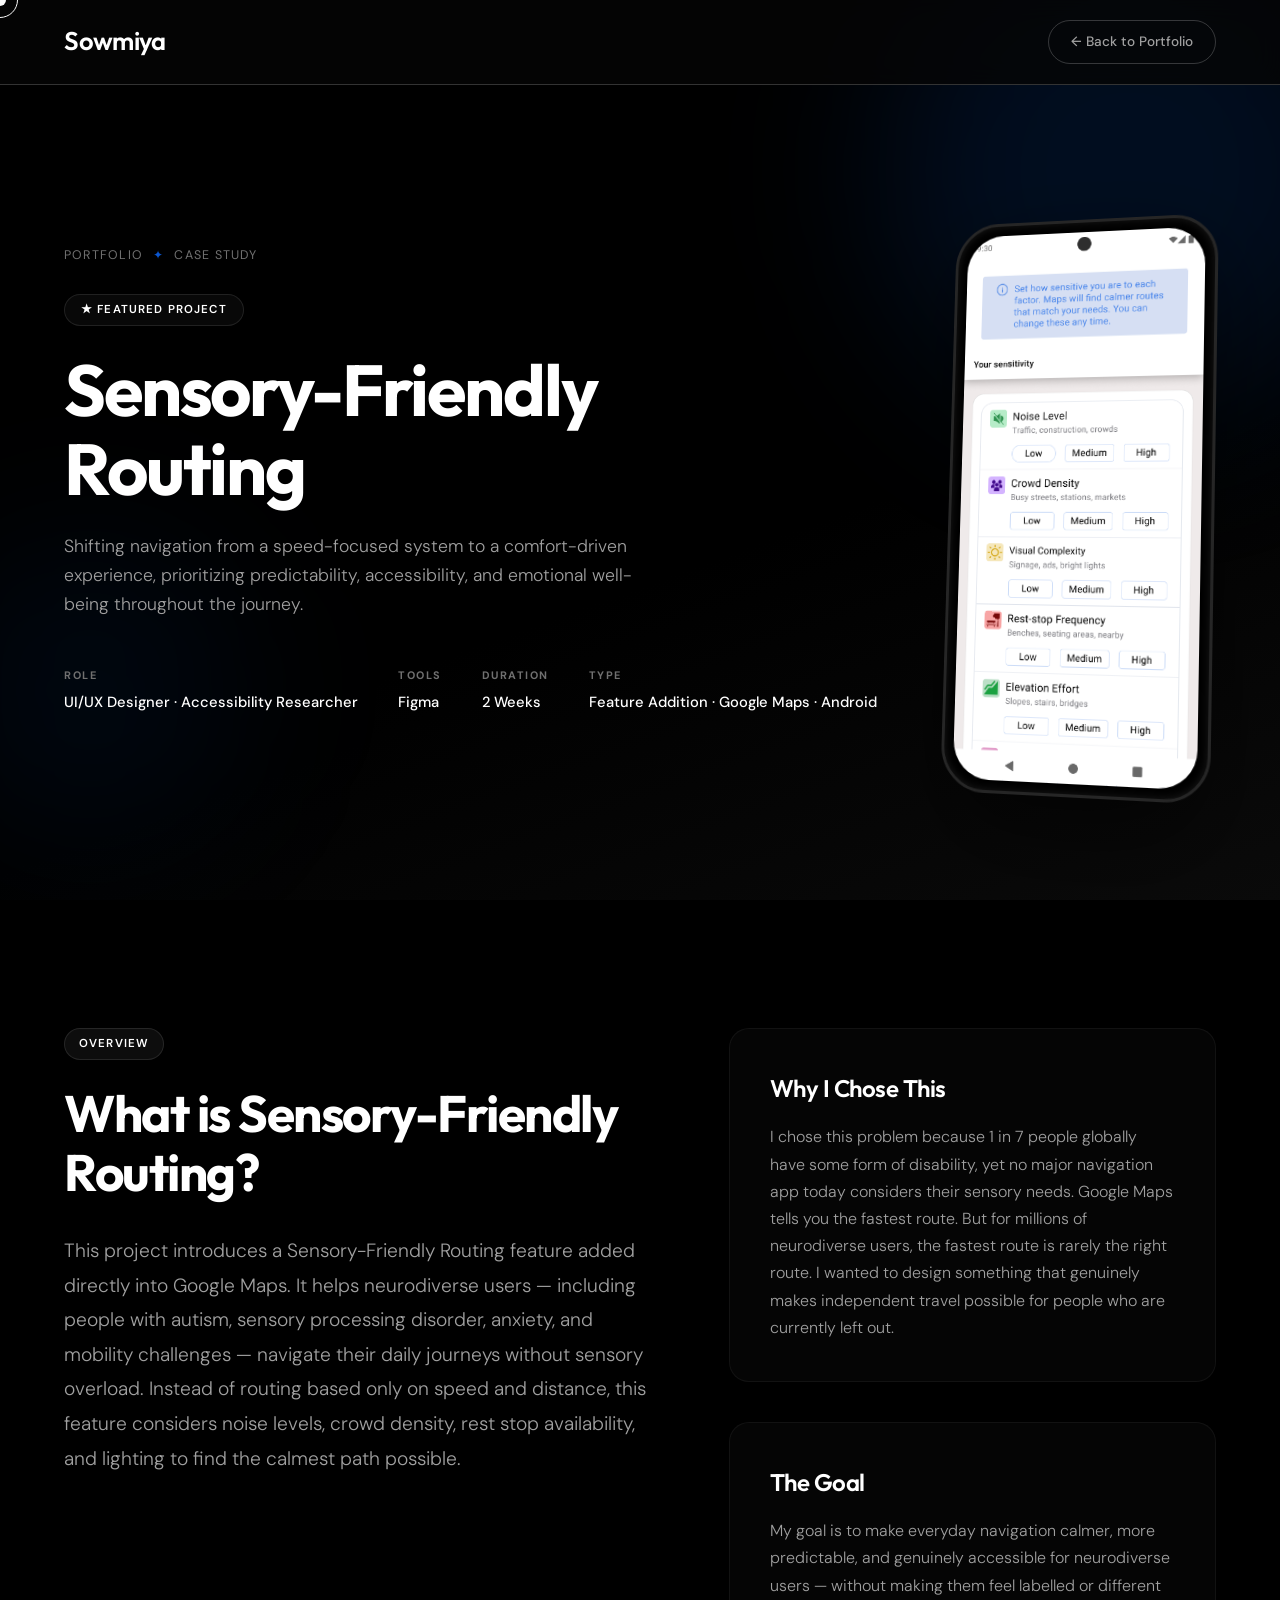
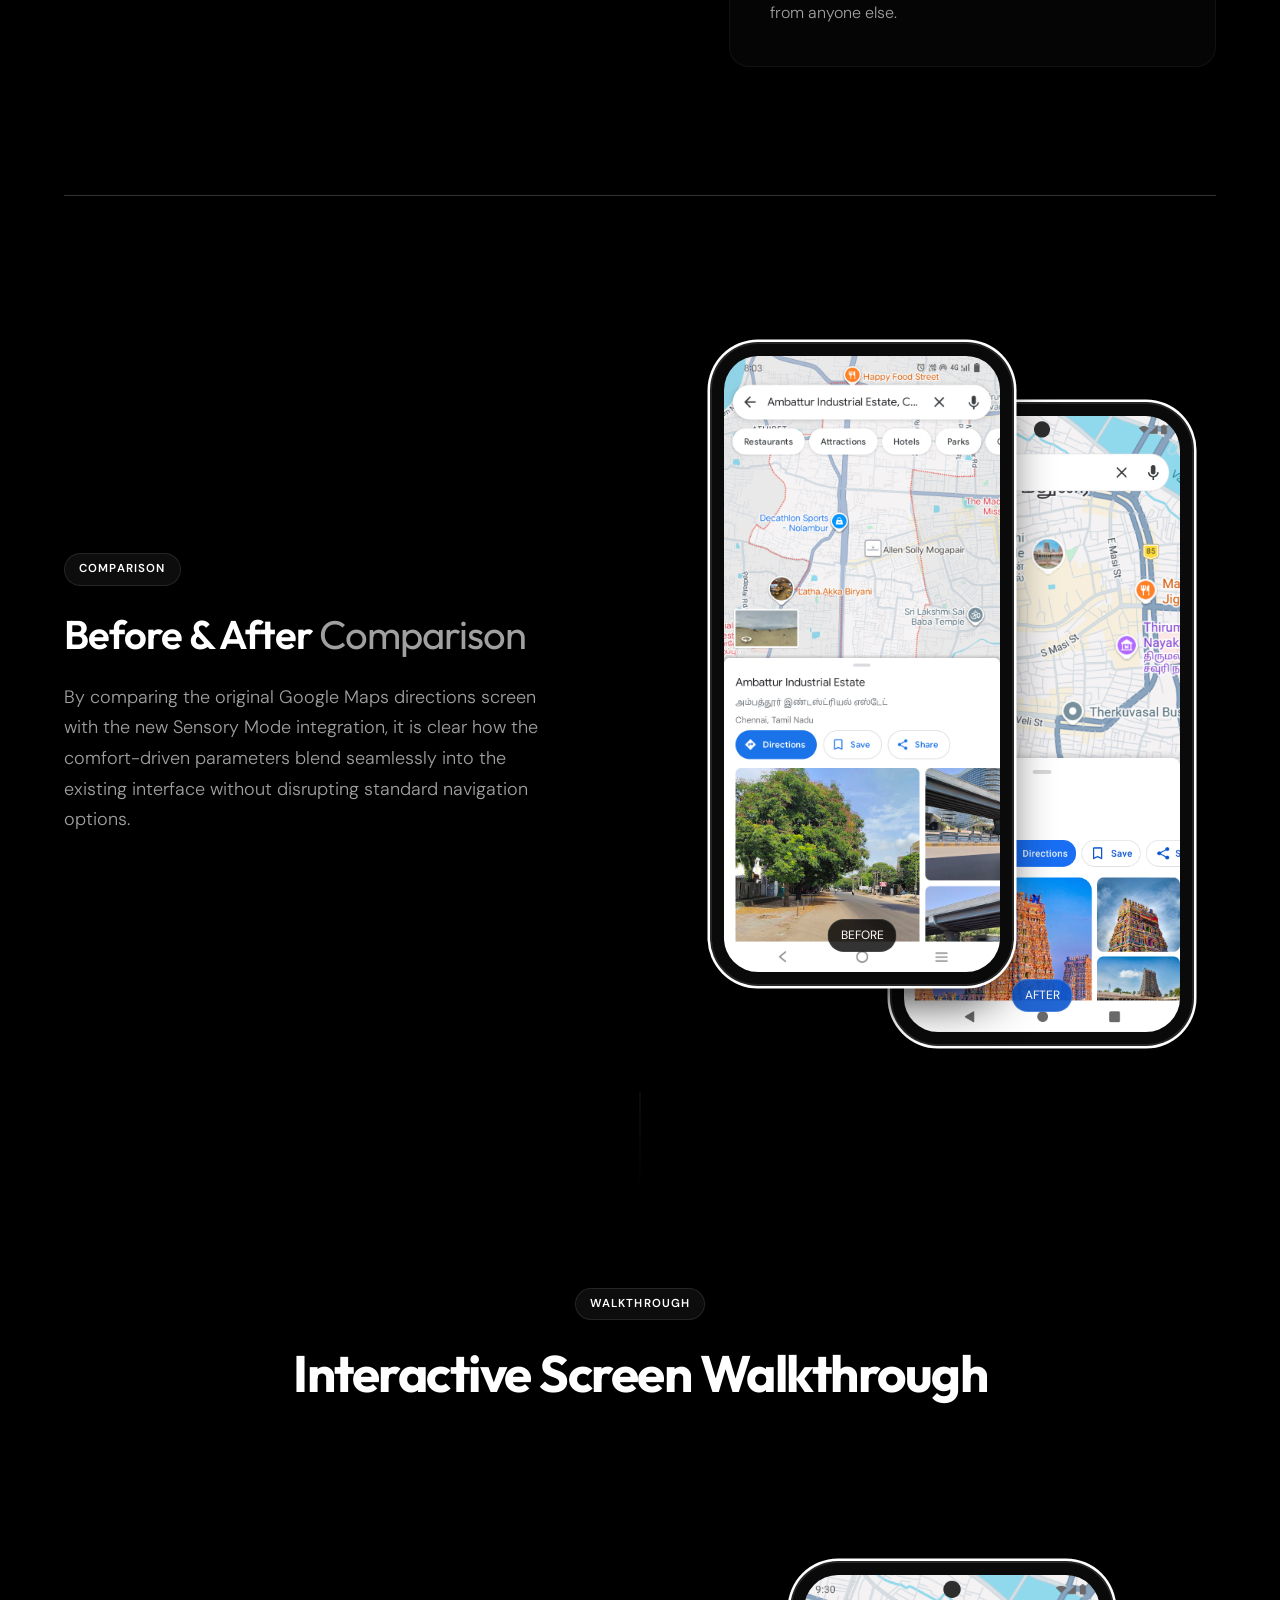
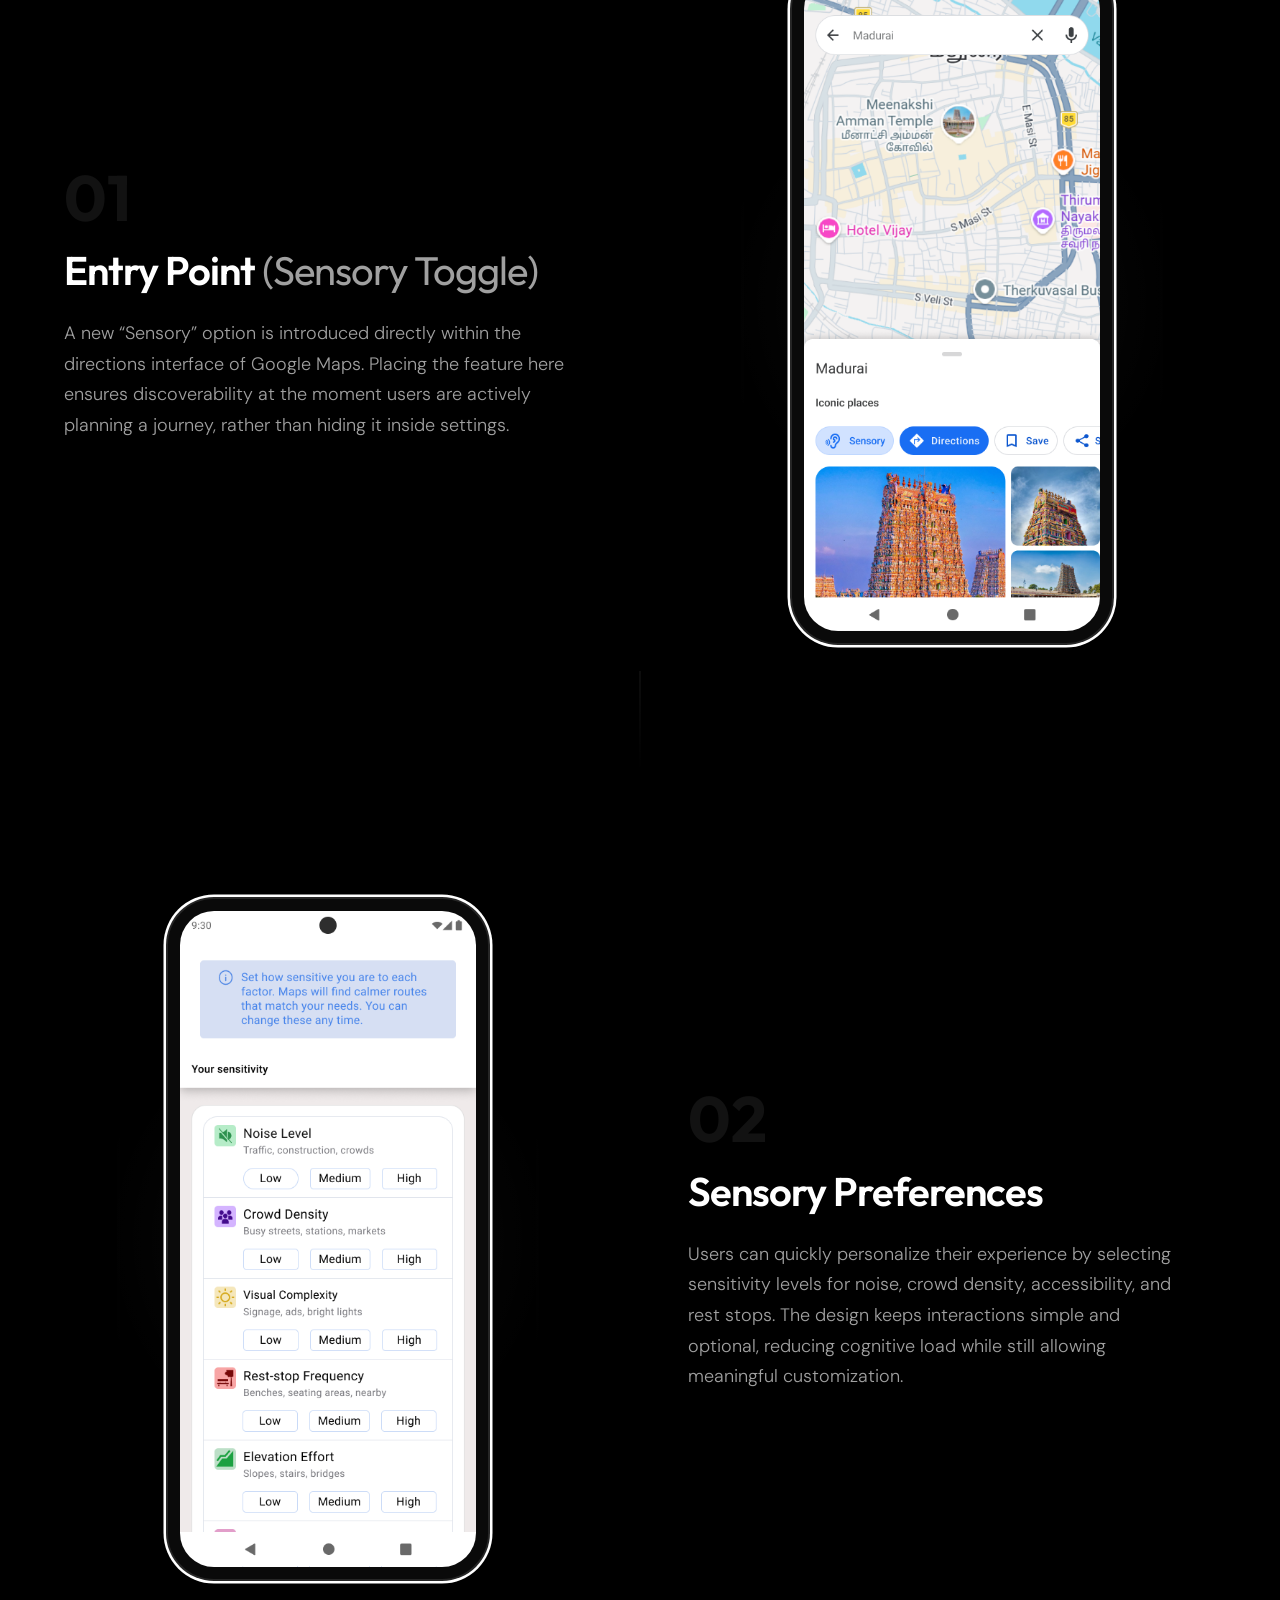
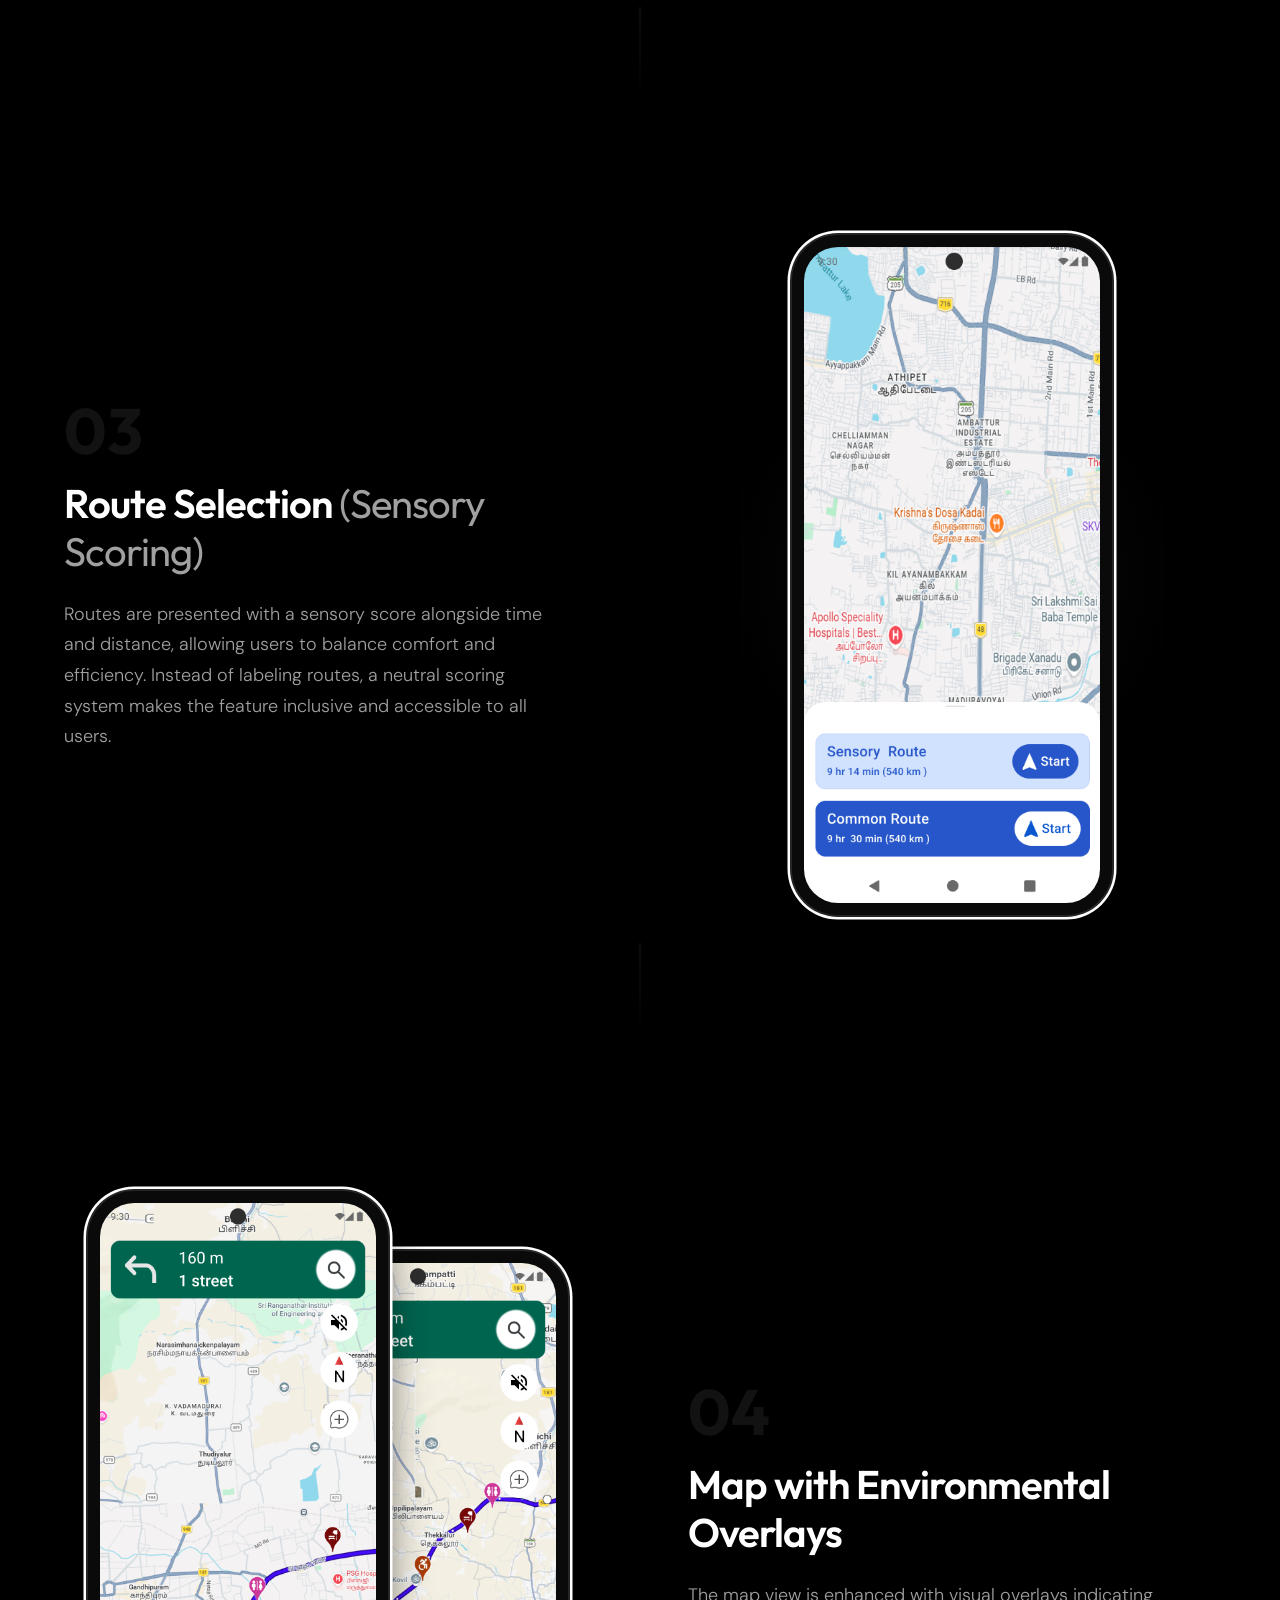
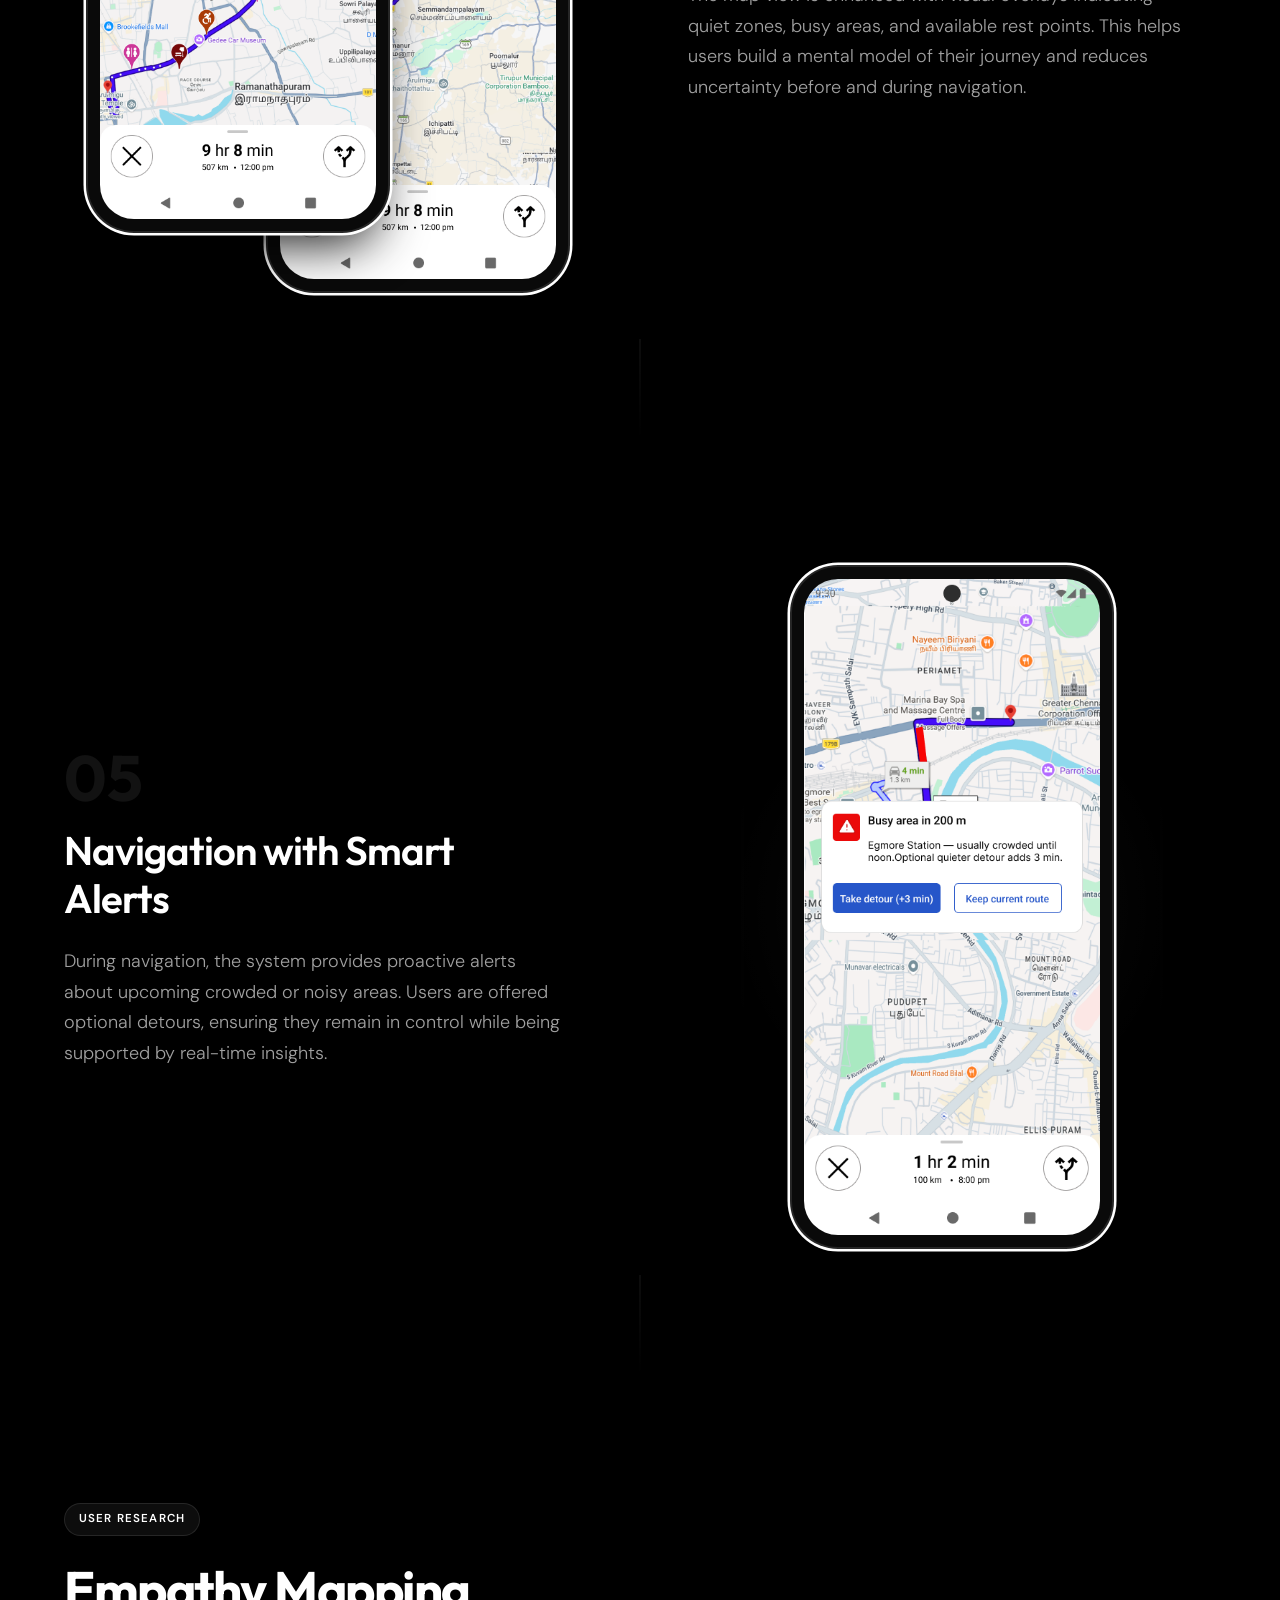
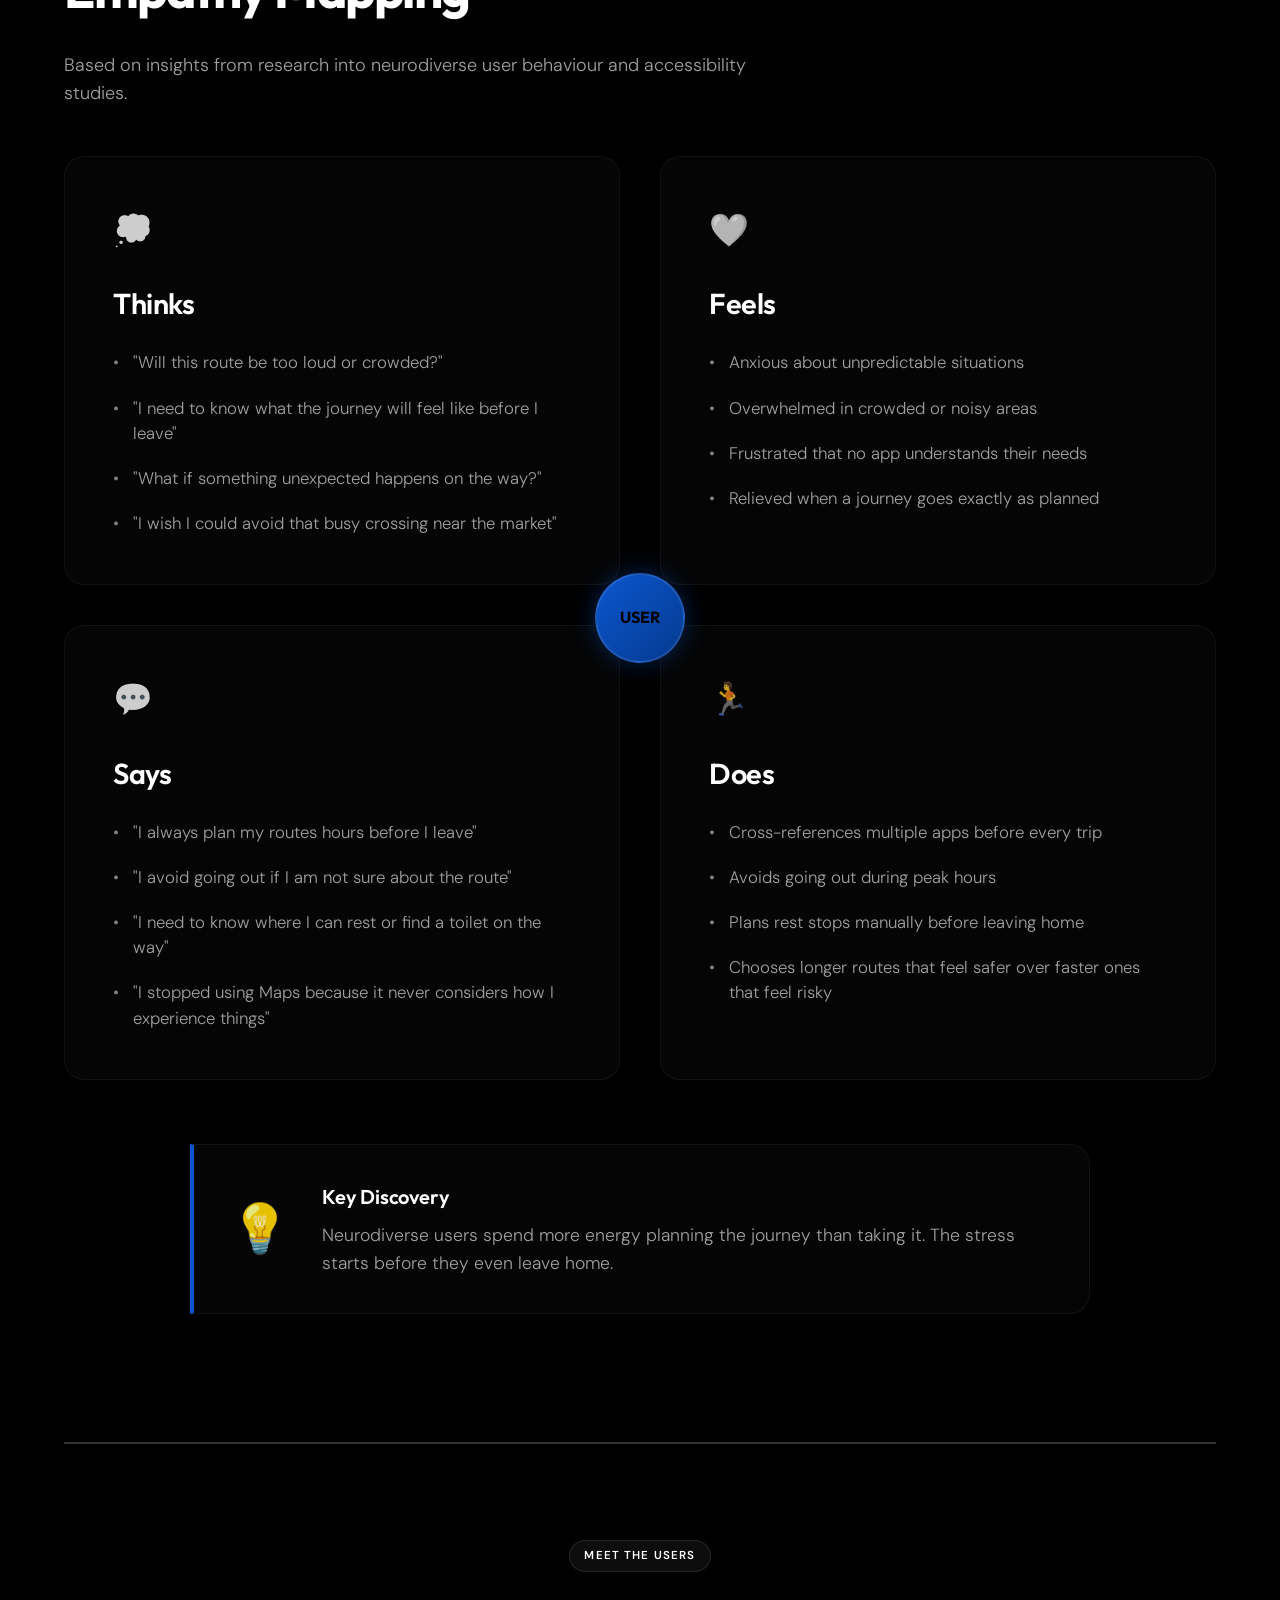
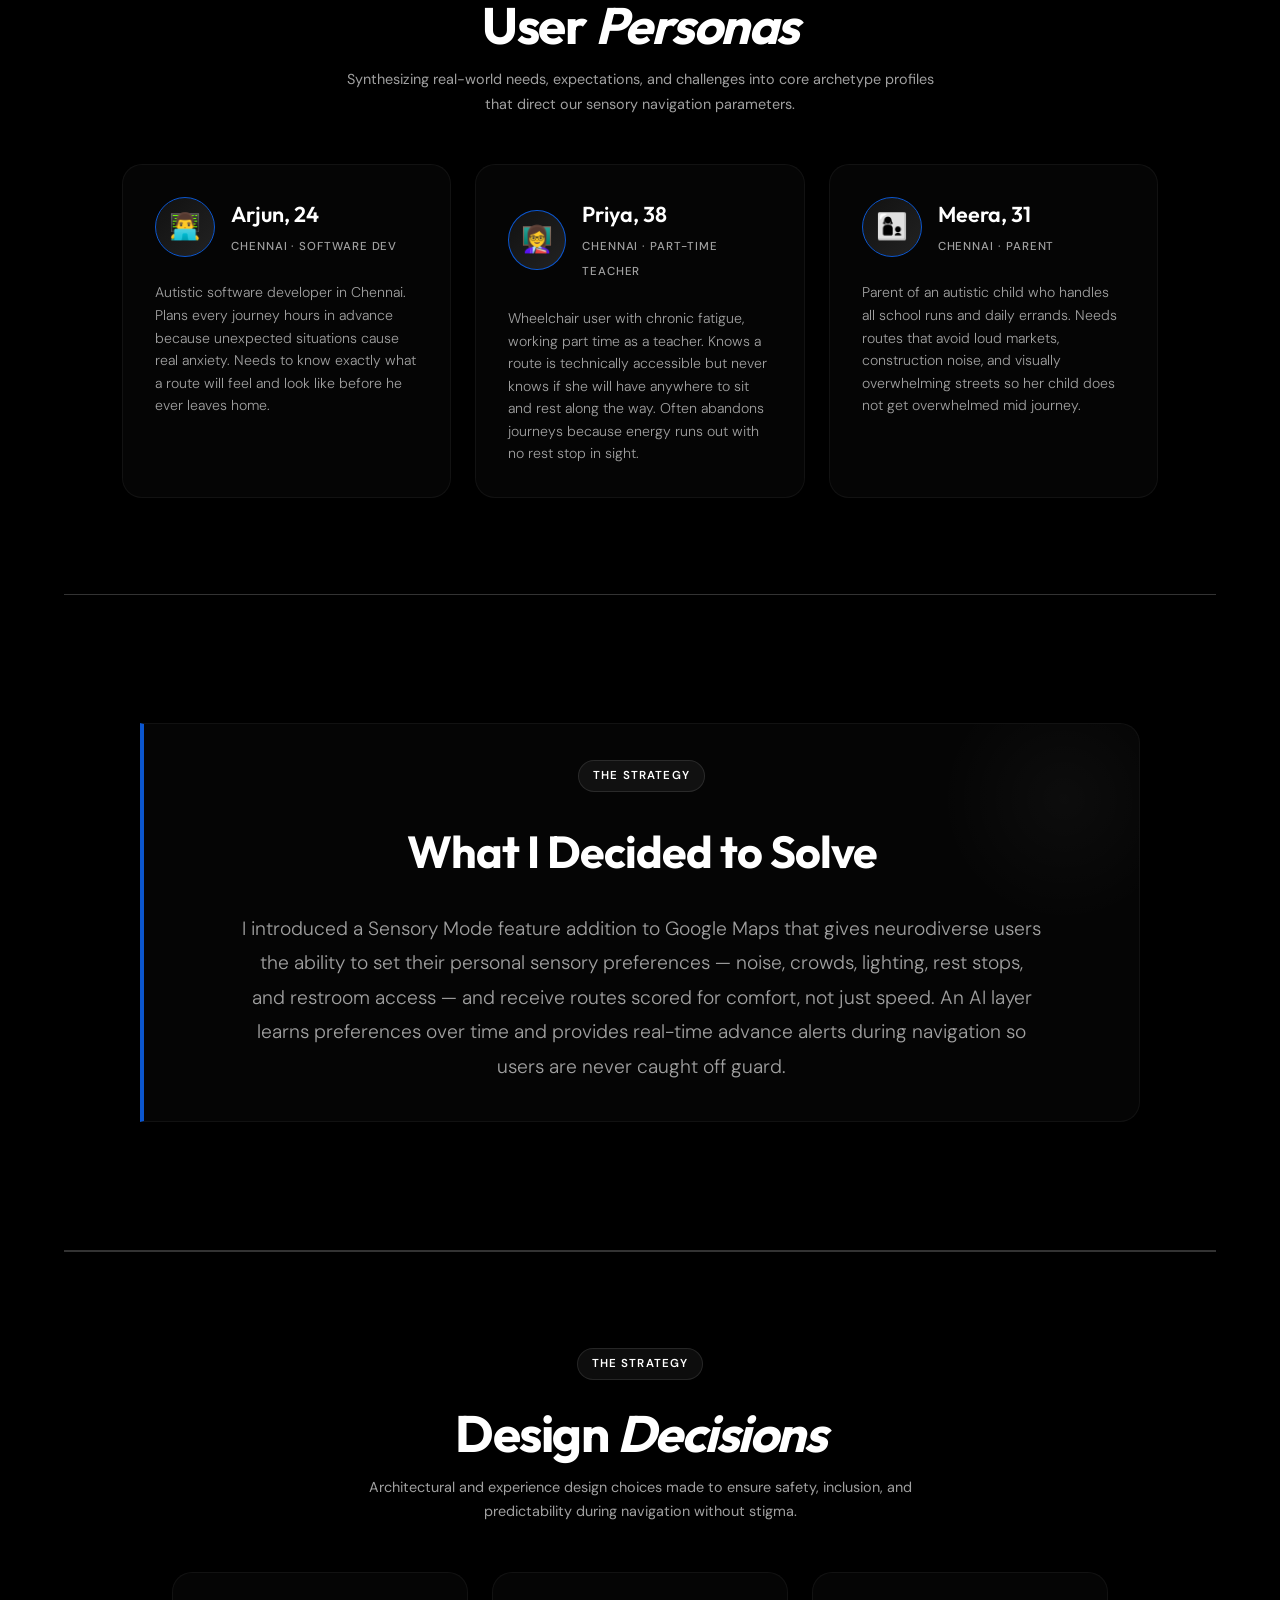
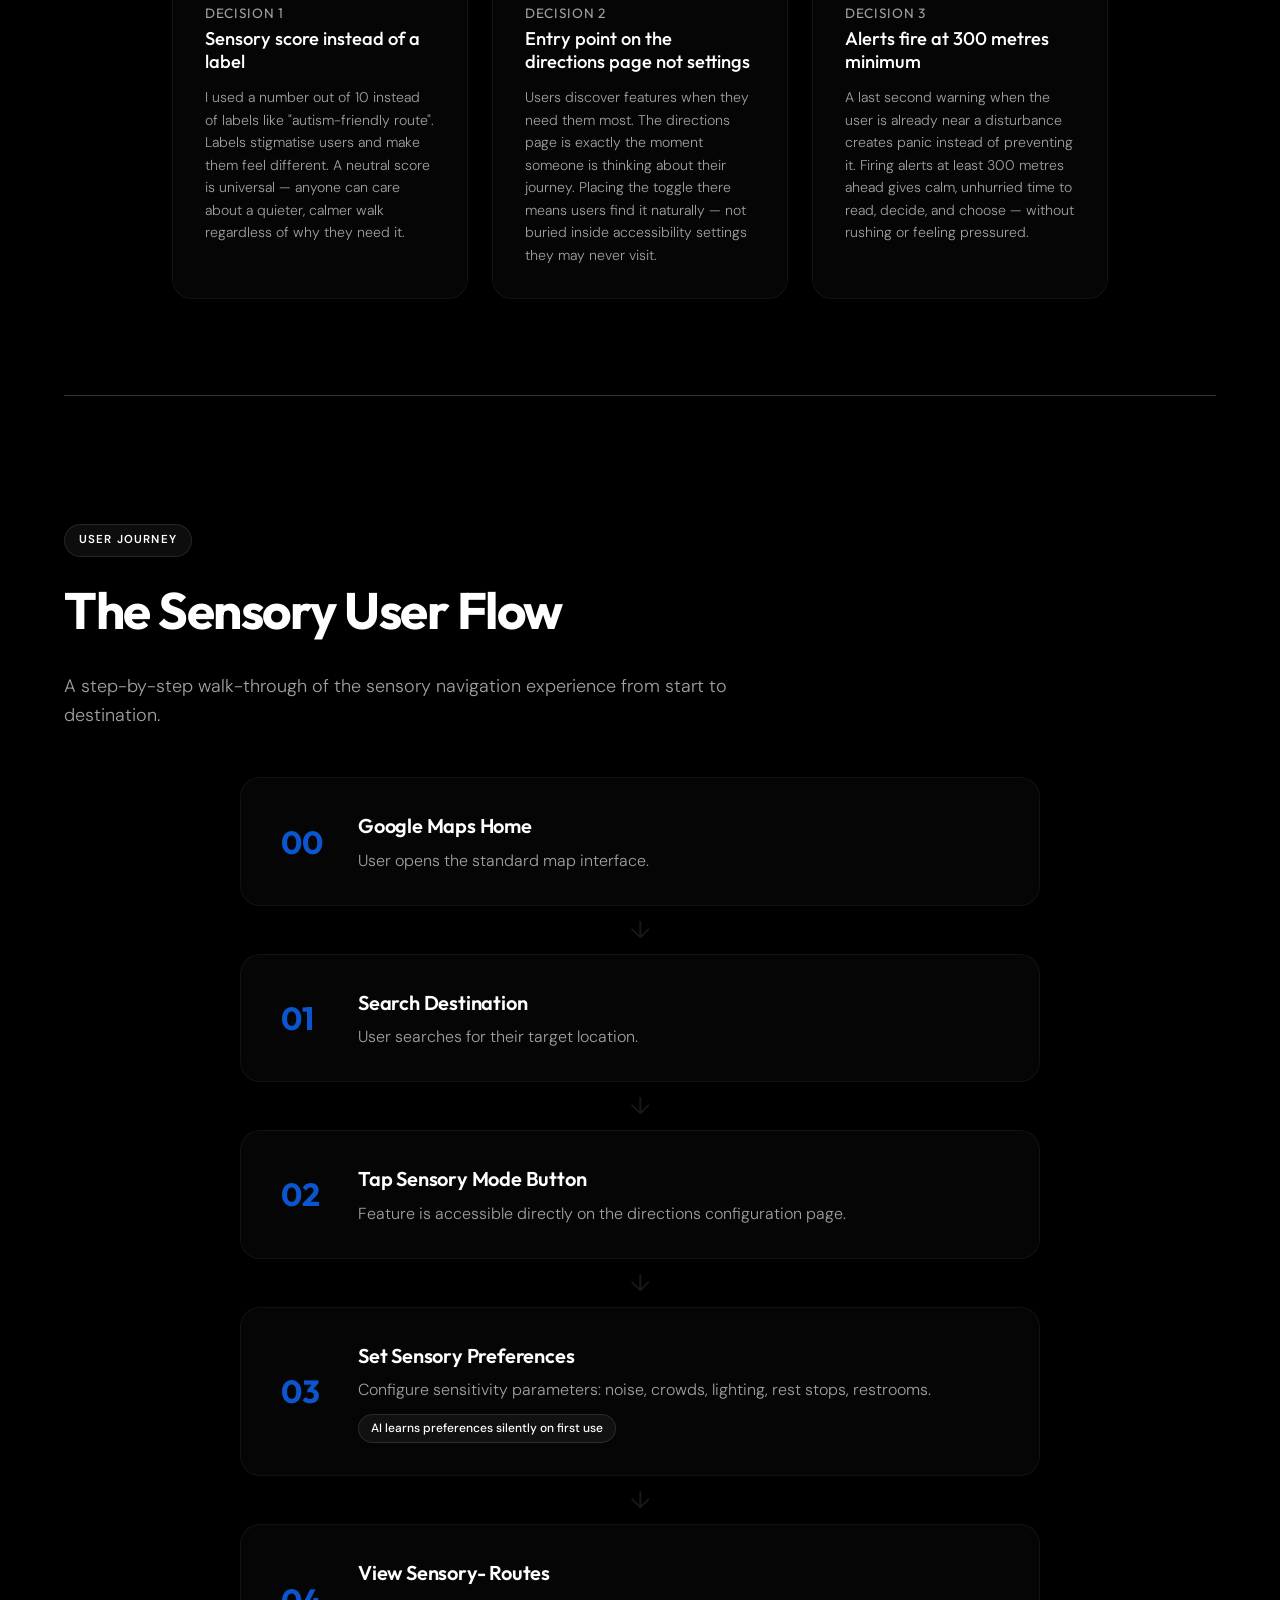
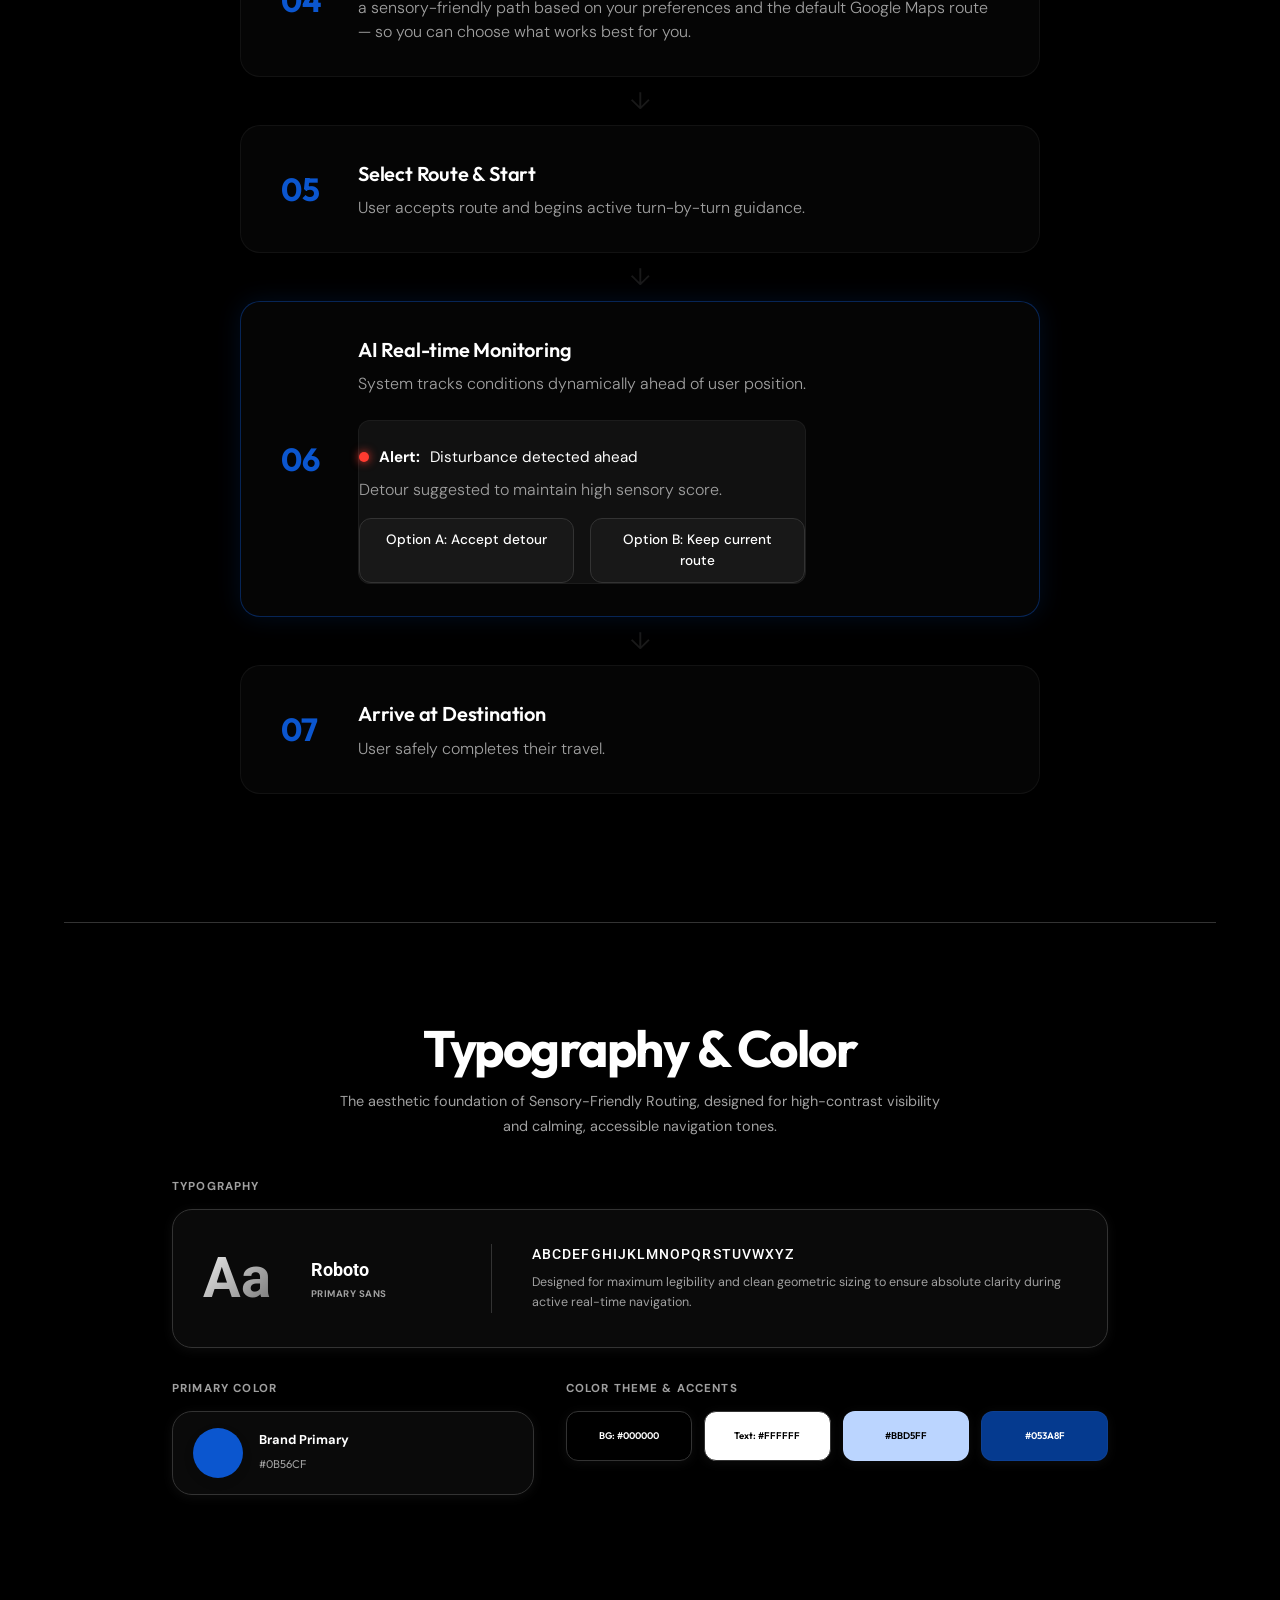
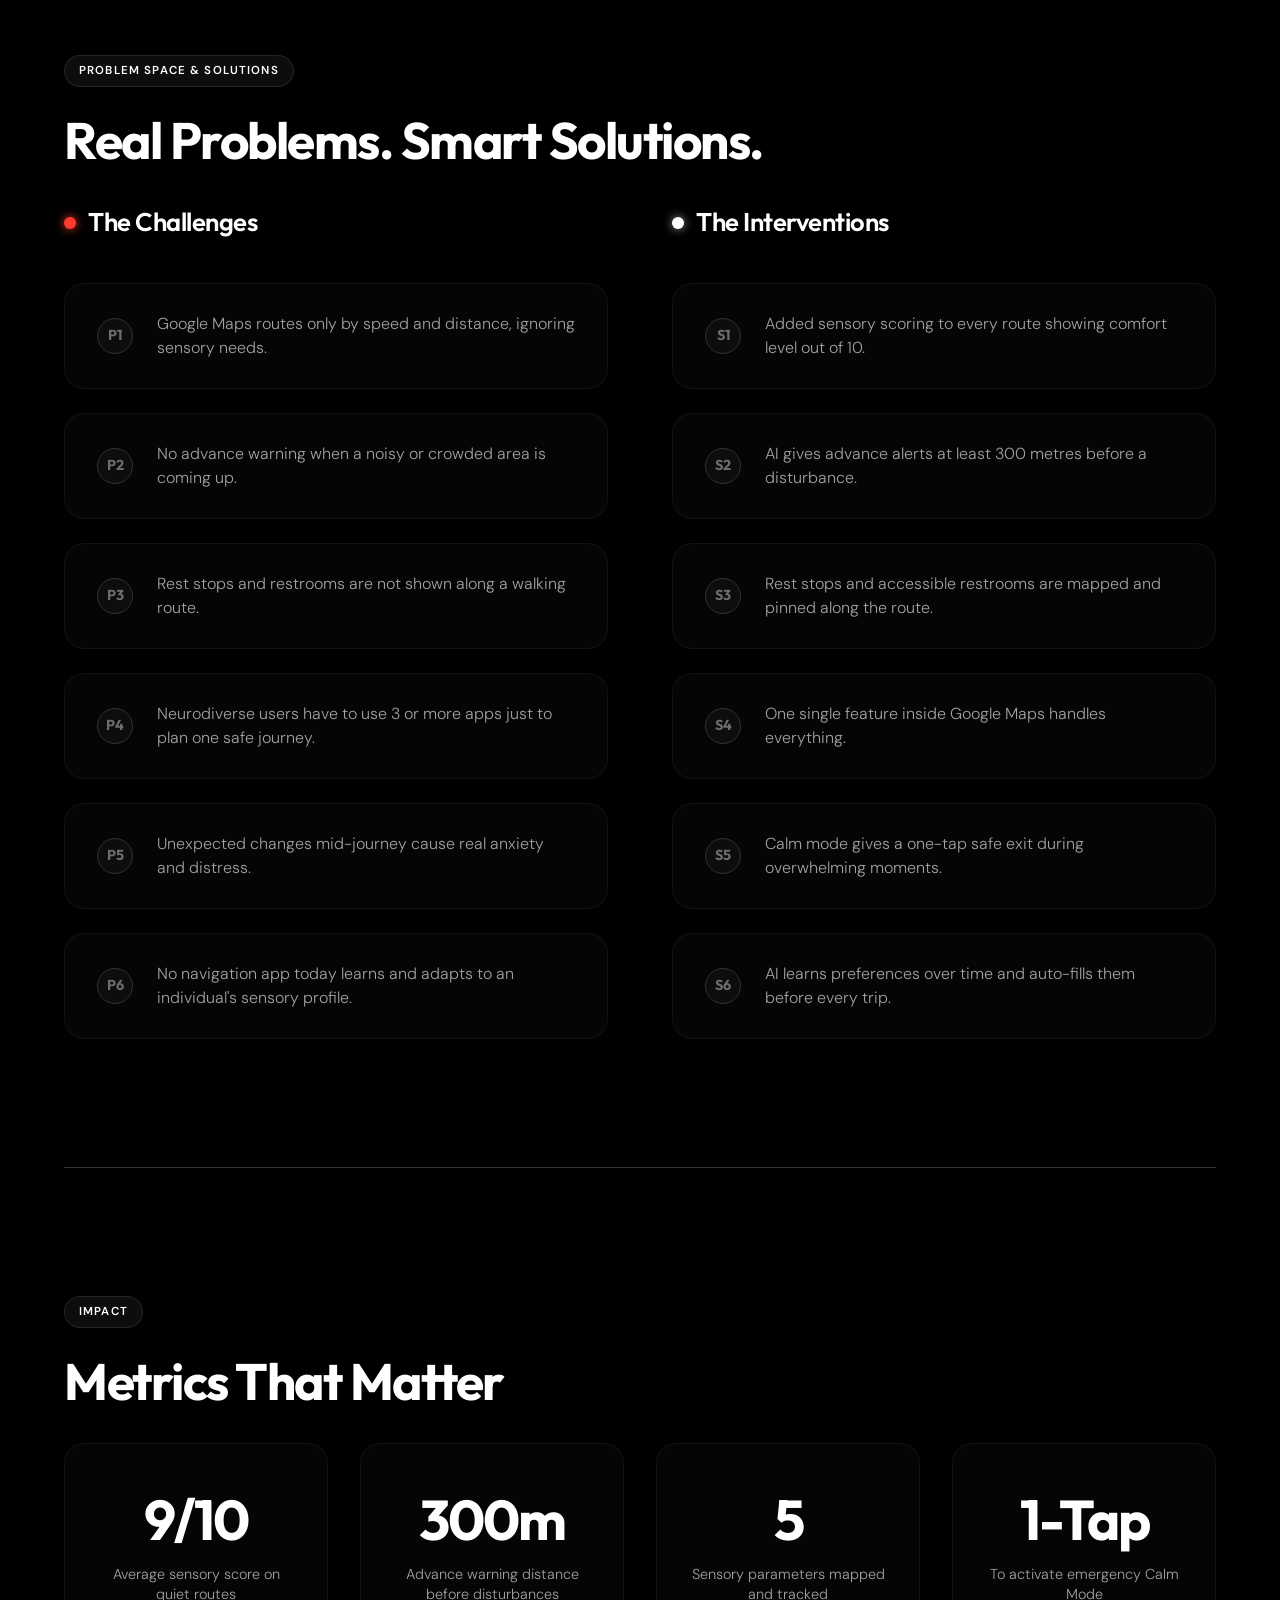
<file: case-study-sensory-mapping.html>
<!DOCTYPE html>
<html lang="en">

<head>
    <meta charset="UTF-8">
    <meta name="viewport" content="width=device-width, initial-scale=1.0">
    <title>Sensory-Friendly Routing Case Study</title>
    <link rel="preconnect" href="https://fonts.googleapis.com">
    <link rel="preconnect" href="https://fonts.gstatic.com" crossorigin>
    <link
        href="https://fonts.googleapis.com/css2?family=Cormorant+Garamond:ital,wght@0,300;0,400;0,500;0,600;1,300;1,400&family=Outfit:wght@300;400;500;600;700;800&family=DM+Sans:wght@300;400;500&family=Playfair+Display:ital,wght@0,400;1,400&family=Roboto:wght@300;400;500;700&display=swap"
        rel="stylesheet">
    <link rel="stylesheet" href="sensory-mapping.css">
    <style>
        /* ── CREATIVE UX DESIGN SYSTEM OVERRIDES (SENSORY ROUTING) ── */
        :root {
            --glow-blue: rgba(11, 86, 207, 0.15);
            --glow-hover: rgba(11, 86, 207, 0.4);
        }

        /* Glassmorphic Cards & Grid Items */
        .intro-card,
        .empathy-card,
        .persona-card-sensory,
        .decision-card-sensory,
        .flow-step,
        .stat-card,
        .future-card,
        .challenge-item-card {
            background: rgba(10, 10, 10, 0.5) !important;
            border: 1px solid rgba(255, 255, 255, 0.05) !important;
            backdrop-filter: blur(16px) !important;
            -webkit-backdrop-filter: blur(16px) !important;
            border-radius: 20px !important;
            transition: all 0.4s cubic-bezier(0.25, 0.8, 0.25, 1) !important;
            box-shadow: 0 4px 24px rgba(0, 0, 0, 0.2) !important;
        }

        /* Active Hover States with Calming Blue Accent Glows */
        .intro-card:hover,
        .empathy-card:hover,
        .persona-card-sensory:hover,
        .decision-card-sensory:hover,
        .flow-step:hover,
        .stat-card:hover,
        .future-card:hover,
        .challenge-item-card:hover {
            transform: translateY(-4px) !important;
            border-color: var(--glow-hover) !important;
            box-shadow: 0 12px 32px rgba(11, 86, 207, 0.1) !important;
        }

        /* Callout Box Overrides */
        .decision-content-box,
        .discovery-callout {
            background: rgba(10, 10, 10, 0.5) !important;
            border: 1px solid rgba(255, 255, 255, 0.05) !important;
            border-left: 4px solid #0B56CF !important;
            backdrop-filter: blur(16px) !important;
            -webkit-backdrop-filter: blur(16px) !important;
            border-radius: 0 20px 20px 0 !important;
            padding: 36px !important;
            box-shadow: 0 4px 24px rgba(0, 0, 0, 0.2) !important;
        }

        /* Flow Arrow & Stepper Customizations */
        .flow-number {
            color: #0B56CF !important;
            font-family: var(--font-heading) !important;
            font-weight: 700 !important;
        }

        .flow-arrow {
            color: rgba(255, 255, 255, 0.1) !important;
            font-size: 1.5rem !important;
            margin: 12px auto !important;
            transition: color 0.3s ease !important;
        }

        .flow-step:hover+.flow-arrow {
            color: #0B56CF !important;
        }

        .active-ai {
            border-color: rgba(11, 86, 207, 0.4) !important;
            box-shadow: 0 0 24px rgba(11, 86, 207, 0.15) !important;
        }

        .flow-split-box {
            background: rgba(20, 20, 20, 0.8) !important;
            border: 1px solid rgba(255, 255, 255, 0.05) !important;
            border-radius: 12px !important;
        }

        /* Empathy Map Center Glow */
        .empathy-center {
            background: linear-gradient(135deg, #0b56cf, #053a8f) !important;
            border: 2px solid rgba(255, 255, 255, 0.1) !important;
            box-shadow: 0 0 24px rgba(11, 86, 207, 0.4) !important;
        }
        /* ── TWO-COLUMN PREMIUM HERO STYLING (MATCHES CINEAI) ── */
        #cs-hero {
            min-height: 100vh;
            display: flex;
            flex-direction: column;
            align-items: flex-start;
            justify-content: center;
            padding: 140px 5% 80px;
            position: relative;
            overflow: hidden;
            background: linear-gradient(160deg, #000000 60%, #0a0a0a 100%);
        }

        .hero-orb {
            position: absolute;
            border-radius: 50%;
            filter: blur(80px);
            pointer-events: none;
            z-index: 1;
        }

        .hero-orb-1 {
            width: 500px;
            height: 500px;
            background: rgba(11, 86, 207, 0.15);
            top: -80px;
            right: -100px;
            animation: floatOrb 9s ease-in-out infinite;
        }

        .hero-orb-2 {
            width: 300px;
            height: 300px;
            background: rgba(11, 86, 207, 0.08);
            bottom: 60px;
            left: -60px;
            animation: floatOrb 7s 3s ease-in-out infinite;
        }

        @keyframes floatOrb {
            0%, 100% {
                transform: translateY(0);
            }
            50% {
                transform: translateY(-20px);
            }
        }

        .cs-breadcrumb {
            display: flex;
            align-items: center;
            gap: 10px;
            font-size: 0.78rem;
            color: #707070;
            margin-bottom: 28px;
            position: relative;
            z-index: 2;
            text-transform: uppercase;
            letter-spacing: 0.1em;
        }

        .cs-breadcrumb span {
            color: #0B56CF;
        }

        .cs-tag {
            display: inline-block;
            padding: 6px 16px;
            border-radius: 50px;
            background: rgba(255, 255, 255, 0.03);
            border: 1px solid rgba(255, 255, 255, 0.1);
            font-size: 0.72rem;
            font-weight: 600;
            color: white;
            letter-spacing: 0.1em;
            text-transform: uppercase;
            margin-bottom: 24px;
            position: relative;
            z-index: 2;
        }

        h1.cs-hero-title {
            font-family: 'Outfit', sans-serif;
            font-size: clamp(2.8rem, 6vw, 4.5rem);
            font-weight: 700;
            line-height: 1.1;
            letter-spacing: -0.03em;
            color: #ffffff;
            max-width: 760px;
            position: relative;
            z-index: 2;
        }

        .cs-hero-impact {
            font-size: 1.1rem;
            color: #a0a0a0;
            font-weight: 300;
            max-width: 580px;
            line-height: 1.65;
            margin-top: 24px;
            position: relative;
            z-index: 2;
        }

        .cs-meta {
            display: flex;
            gap: 40px;
            margin-top: 48px;
            flex-wrap: wrap;
            position: relative;
            z-index: 2;
        }

        .cs-meta-item .meta-label {
            font-size: 0.68rem;
            font-weight: 700;
            color: #707070;
            letter-spacing: 0.14em;
            text-transform: uppercase;
            margin-bottom: 6px;
        }

        .cs-meta-item .meta-val {
            font-size: 0.92rem;
            font-weight: 500;
            color: #ffffff;
        }
        .cs-hero-visual {
            position: absolute;
            right: 5%;
            top: 54%;
            transform: translateY(-50%) perspective(1500px) rotateY(-15deg) rotateX(5deg);
            width: 300px;
            z-index: 10;
            transition: all 0.5s ease;
        }

        /* Prevent mockup overlapping with fixed navbar or being cut off at bottom on typical laptop/desktop viewport heights */
        @media (max-height: 900px) {
            .cs-hero-visual {
                width: 275px;
                top: 56%;
            }
        }

        @media (max-height: 800px) {
            .cs-hero-visual {
                width: 250px;
                top: 57%;
            }
        }

        @media (max-height: 700px) {
            .cs-hero-visual {
                width: 220px;
                top: 58%;
            }
        }

        .premium-mockup {
            position: relative;
            width: 100%;
            border-radius: 46px;
            background: #000;
            padding: 10px;
            border: 3px solid #262626;
            box-shadow: 
                0 40px 100px rgba(0, 0, 0, 0.6),
                inset 0 0 10px rgba(255, 255, 255, 0.1);
            animation: heroFloat 6s ease-in-out infinite;
        }

        .premium-mockup img {
            width: 100%;
            display: block;
            height: auto;
            border-radius: 38px;
        }

        @keyframes heroFloat {
            0%, 100% {
                transform: translateY(0);
            }
            50% {
                transform: translateY(-16px);
            }
        }

        @media (max-width: 1150px) {
            .cs-hero-visual {
                display: none;
            }
            #cs-hero {
                min-height: auto;
                padding-top: 140px;
                padding-bottom: 60px;
            }
        }

        @media (max-width: 768px) {
            #cs-hero {
                padding-top: 120px;
                padding-bottom: 40px;
            }
            .cs-meta {
                gap: 24px;
                margin-top: 36px;
            }
        }
    </style>
</head>

<body>
    <div id="progress-bar"></div>
    <div class="cursor" id="cursor"></div>
    <div class="cursor-follower" id="cursorFollower"></div>

    <nav class="navbar">
        <div class="nav-logo">S<span>owmiya</span></div>
        <a href="index.html" class="nav-back">← Back to Portfolio</a>
    </nav>

    <!-- ════════════════════════ HERO ════════════════════════ -->
    <section id="cs-hero">
        <div class="hero-orb hero-orb-1"></div>
        <div class="hero-orb hero-orb-2"></div>

        <div class="cs-breadcrumb">Portfolio <span>✦</span> Case Study</div>
        <div class="cs-tag">★ Featured Project</div>

        <h1 class="cs-hero-title">Sensory-Friendly Routing</h1>
        <p class="cs-hero-impact">Shifting navigation from a speed-focused system to a comfort-driven experience, prioritizing predictability, accessibility, and emotional well-being throughout the journey.</p>

        <div class="cs-meta">
            <div class="cs-meta-item">
                <div class="meta-label">Role</div>
                <div class="meta-val">UI/UX Designer · Accessibility Researcher</div>
            </div>
            <div class="cs-meta-item">
                <div class="meta-label">Tools</div>
                <div class="meta-val">Figma</div>
            </div>
            <div class="cs-meta-item">
                <div class="meta-label">Duration</div>
                <div class="meta-val">2 Weeks</div>
            </div>
            <div class="cs-meta-item">
                <div class="meta-label">Type</div>
                <div class="meta-val">Feature Addition · Google Maps · Android</div>
            </div>
        </div>

        <div class="cs-hero-visual">
            <div class="premium-mockup">
                <img src="Sensory mapping/Sensory Toggle/Sensory Preferences.png" alt="Sensory-Friendly Routing Route Selection Mockup">
            </div>
        </div>
    </section>

    <main id="case-study" class="container">
        <!-- Overview Section -->
        <section class="cs-intro-section fade-in">
            <div class="intro-grid">
                <div class="intro-left">
                    <span class="section-badge">Overview</span>
                    <h2 class="section-title-large">What is Sensory-Friendly Routing?</h2>
                    <p class="intro-text">This project introduces a Sensory-Friendly Routing feature added directly into
                        Google Maps. It helps neurodiverse users — including people with autism, sensory processing
                        disorder, anxiety, and mobility challenges — navigate their daily journeys without sensory
                        overload. Instead of routing based only on speed and distance, this feature considers noise
                        levels, crowd density, rest stop availability, and lighting to find the calmest path possible.
                    </p>
                </div>
                <div class="intro-right">
                    <div class="intro-card">
                        <h3>Why I Chose This</h3>
                        <p>I chose this problem because 1 in 7 people globally have some form of disability, yet no
                            major navigation app today considers their sensory needs. Google Maps tells you the fastest
                            route. But for millions of neurodiverse users, the fastest route is rarely the right route.
                            I wanted to design something that genuinely makes independent travel possible for people who
                            are currently left out.</p>
                    </div>
                    <div class="intro-card">
                        <h3>The Goal</h3>
                        <p>My goal is to make everyday navigation calmer, more predictable, and genuinely accessible for
                            neurodiverse users — without making them feel labelled or different from anyone else.</p>
                    </div>
                </div>
            </div>
        </section>

        <!-- Comparison Section -->
        <section class="screen-section fade-in">
            <div class="screen-content">
                <div class="screen-text">
                    <span class="section-badge">Comparison</span>
                    <h2>Before & After <span class="highlight">Comparison</span></h2>
                    <p>By comparing the original Google Maps directions screen with the new Sensory Mode integration, it is clear how the comfort-driven parameters blend seamlessly into the existing interface without disrupting standard navigation options.</p>
                </div>
                <div class="screen-visual dual-mockups">
                    <div class="mockup-placeholder">
                        <img src="Sensory mapping/comparison screens/Og screen.jpeg" alt="Original Google Maps Directions Screen" style="width: 100%; height: 100%; object-fit: cover;">
                        <div style="position: absolute; bottom: 20px; left: 50%; transform: translateX(-50%); background: rgba(0,0,0,0.8); padding: 6px 12px; border-radius: 20px; font-size: 0.75rem; color: #fff; z-index: 10; pointer-events: none; border: 1px solid rgba(255,255,255,0.1);">BEFORE</div>
                    </div>
                    <div class="mockup-placeholder">
                        <img src="Sensory mapping/comparison screens/New added feature screen.png" alt="Sensory Mode Added Directions Screen" style="width: 100%; height: 100%; object-fit: cover;">
                        <div style="position: absolute; bottom: 20px; left: 50%; transform: translateX(-50%); background: rgba(11, 86, 207, 0.9); padding: 6px 12px; border-radius: 20px; font-size: 0.75rem; color: #fff; z-index: 10; pointer-events: none; border: 1px solid rgba(255,255,255,0.2);">AFTER</div>
                    </div>
                </div>
            </div>
        </section>

        <!-- Screen Walkthrough Section Header -->
        <div class="walkthrough-header fade-in" style="text-align: center; padding: 6rem 0 2rem;">
            <span class="section-badge">Walkthrough</span>
            <h2 class="section-title-large" style="margin-bottom: 0;">Interactive Screen Walkthrough</h2>
        </div>

        <!-- Screen 1 -->
        <section class="screen-section fade-in">
            <div class="screen-content">
                <div class="screen-text">
                    <span class="screen-number">01</span>
                    <h2>Entry Point <span class="highlight">(Sensory Toggle)</span></h2>
                    <p>A new “Sensory” option is introduced directly within the directions interface of Google Maps.
                        Placing the feature here ensures discoverability at the moment users are actively planning a
                        journey, rather than hiding it inside settings.</p>
                </div>
                <div class="screen-visual">
                    <div class="mockup-placeholder">
                        <img src="Sensory mapping/Sensory Toggle/Sensory Toggle.png" alt="Sensory Toggle Screen"
                            style="width: 100%; height: 100%; object-fit: cover;">
                    </div>
                </div>
            </div>
        </section>

        <!-- Screen 2 -->
        <section class="screen-section right-align fade-in">
            <div class="screen-content reverse-layout">
                <div class="screen-text">
                    <span class="screen-number">02</span>
                    <h2>Sensory Preferences</h2>
                    <p>Users can quickly personalize their experience by selecting sensitivity levels for noise, crowd
                        density, accessibility, and rest stops. The design keeps interactions simple and optional,
                        reducing cognitive load while still allowing meaningful customization.</p>
                </div>
                <div class="screen-visual">
                    <div class="mockup-placeholder">
                        <img src="Sensory mapping/Sensory Toggle/Sensory Preferences.png"
                            alt="Sensory Preferences Screen" style="width: 100%; height: 100%; object-fit: cover;">
                    </div>
                </div>
            </div>
        </section>

        <!-- Screen 3 -->
        <section class="screen-section fade-in">
            <div class="screen-content">
                <div class="screen-text">
                    <span class="screen-number">03</span>
                    <h2>Route Selection <span class="highlight">(Sensory Scoring)</span></h2>
                    <p>Routes are presented with a sensory score alongside time and distance, allowing users to balance
                        comfort and efficiency. Instead of labeling routes, a neutral scoring system makes the feature
                        inclusive and accessible to all users.</p>
                </div>
                <div class="screen-visual">
                    <div class="mockup-placeholder">
                        <img src="Sensory mapping/Sensory Toggle/Route Selection.png" alt="Route Selection Screen"
                            style="width: 100%; height: 100%; object-fit: cover;">
                    </div>
                </div>
            </div>
        </section>

        <!-- Screen 4 -->
        <section class="screen-section right-align fade-in">
            <div class="screen-content reverse-layout">
                <div class="screen-text">
                    <span class="screen-number">04</span>
                    <h2>Map with Environmental Overlays</h2>
                    <p>The map view is enhanced with visual overlays indicating quiet zones, busy areas, and available
                        rest points. This helps users build a mental model of their journey and reduces uncertainty
                        before and during navigation.</p>
                </div>
                <div class="screen-visual dual-mockups">
                    <div class="mockup-placeholder">
                        <img src="Sensory mapping/Sensory Toggle/Map with Environmental Overlays 1.png"
                            alt="Map with Environmental Overlays Screen 1"
                            style="width: 100%; height: 100%; object-fit: cover;">
                    </div>
                    <div class="mockup-placeholder">
                        <img src="Sensory mapping/Sensory Toggle/Map with Environmental Overlays 2.png"
                            alt="Map with Environmental Overlays Screen 2"
                            style="width: 100%; height: 100%; object-fit: cover;">
                    </div>
                </div>
            </div>
        </section>

        <!-- Screen 5 -->
        <section class="screen-section fade-in">
            <div class="screen-content">
                <div class="screen-text">
                    <span class="screen-number">05</span>
                    <h2>Navigation with Smart Alerts</h2>
                    <p>During navigation, the system provides proactive alerts about upcoming crowded or noisy areas.
                        Users are offered optional detours, ensuring they remain in control while being supported by
                        real-time insights.</p>
                </div>
                <div class="screen-visual">
                    <div class="mockup-placeholder">
                        <img src="Sensory mapping/Sensory Toggle/Navigation with Smart Alerts.png"
                            alt="Navigation with Smart Alerts Screen"
                            style="width: 100%; height: 100%; object-fit: cover;">
                    </div>
                </div>
            </div>
        </section>

        <!-- Empathy Map Section -->
        <section class="cs-empathy-section fade-in">
            <span class="section-badge">User Research</span>
            <h2 class="section-title-large">Empathy Mapping</h2>
            <p class="section-subtitle-text">Based on insights from research into neurodiverse user behaviour and
                accessibility studies.</p>

            <div class="empathy-grid">
                <!-- Center Node -->
                <div class="empathy-center">
                    <span>User</span>
                </div>

                <!-- Thinks -->
                <div class="empathy-card thoughts">
                    <div class="card-icon">💭</div>
                    <h3>Thinks</h3>
                    <ul>
                        <li>"Will this route be too loud or crowded?"</li>
                        <li>"I need to know what the journey will feel like before I leave"</li>
                        <li>"What if something unexpected happens on the way?"</li>
                        <li>"I wish I could avoid that busy crossing near the market"</li>
                    </ul>
                </div>

                <!-- Feels -->
                <div class="empathy-card feelings">
                    <div class="card-icon">🤍</div>
                    <h3>Feels</h3>
                    <ul>
                        <li>Anxious about unpredictable situations</li>
                        <li>Overwhelmed in crowded or noisy areas</li>
                        <li>Frustrated that no app understands their needs</li>
                        <li>Relieved when a journey goes exactly as planned</li>
                    </ul>
                </div>

                <!-- Says -->
                <div class="empathy-card says">
                    <div class="card-icon">💬</div>
                    <h3>Says</h3>
                    <ul>
                        <li>"I always plan my routes hours before I leave"</li>
                        <li>"I avoid going out if I am not sure about the route"</li>
                        <li>"I need to know where I can rest or find a toilet on the way"</li>
                        <li>"I stopped using Maps because it never considers how I experience things"</li>
                    </ul>
                </div>

                <!-- Does -->
                <div class="empathy-card does">
                    <div class="card-icon">🏃</div>
                    <h3>Does</h3>
                    <ul>
                        <li>Cross-references multiple apps before every trip</li>
                        <li>Avoids going out during peak hours</li>
                        <li>Plans rest stops manually before leaving home</li>
                        <li>Chooses longer routes that feel safer over faster ones that feel risky</li>
                    </ul>
                </div>
            </div>

            <div class="discovery-callout">
                <div class="discovery-icon">💡</div>
                <div class="discovery-content">
                    <h4>Key Discovery</h4>
                    <p>Neurodiverse users spend more energy planning the journey than taking it. The stress starts
                        before they even leave home.</p>
                </div>
            </div>
        </section>

        <!-- ── PERSONAS SECTION ── -->
        <section class="cs-intro-section fade-in"
            style="border-top: 1px solid var(--border-color); padding-top: 6rem; padding-bottom: 6rem;">
            <div class="cs-section-center"
                style="max-width: 1100px; margin: 0 auto; padding: 0 2rem; text-align: center;">
                <span class="section-badge">Meet the Users</span>
                <h2 class="section-title-large" style="margin-bottom: 12px;">User <em>Personas</em></h2>
                <p
                    style="font-size:0.9rem;color:var(--text-secondary);margin-bottom:48px;line-height:1.7;max-width: 600px; margin-left: auto; margin-right: auto;">
                    Synthesizing real-world needs, expectations, and challenges into core archetype profiles that direct
                    our sensory navigation parameters.
                </p>

                <style>
                    .personas-grid-sensory {
                        display: grid;
                        grid-template-columns: repeat(3, 1fr);
                        gap: 24px;
                    }

                    .persona-card-sensory {
                        background: var(--surface-color);
                        border: 1px solid var(--border-color);
                        border-radius: var(--radius-md);
                        padding: 32px;
                        text-align: left;
                        display: flex;
                        flex-direction: column;
                        gap: 16px;
                        transition: transform var(--transition), border-color var(--transition), box-shadow var(--transition);
                    }

                    .persona-card-sensory:hover {
                        transform: translateY(-4px);
                        border-color: #444;
                        box-shadow: 0 12px 32px rgba(255, 255, 255, 0.02);
                    }

                    .persona-avatar-sensory {
                        width: 60px;
                        height: 60px;
                        border-radius: 50%;
                        background: linear-gradient(135deg, #111111, #222222);
                        border: 1.5px solid #0B56CF;
                        display: flex;
                        align-items: center;
                        justify-content: center;
                        font-size: 1.6rem;
                    }

                    .persona-name-sensory {
                        font-family: var(--font-heading);
                        font-size: 1.35rem;
                        font-weight: 600;
                        color: var(--text-primary);
                    }

                    .persona-meta-sensory {
                        font-size: 0.72rem;
                        color: var(--text-secondary);
                        text-transform: uppercase;
                        letter-spacing: 0.08em;
                        font-weight: 500;
                    }

                    .persona-text-sensory {
                        font-size: 0.88rem;
                        line-height: 1.6;
                        color: var(--text-secondary);
                        font-weight: 300;
                    }

                    @media (max-width: 900px) {
                        .personas-grid-sensory {
                            grid-template-columns: 1fr;
                            gap: 20px;
                        }
                    }
                </style>

                <div class="personas-grid-sensory">
                    <!-- Arjun -->
                    <div class="persona-card-sensory">
                        <div style="display: flex; align-items: center; gap: 16px; margin-bottom: 8px;">
                            <div class="persona-avatar-sensory">👨‍💻</div>
                            <div>
                                <h3 class="persona-name-sensory">Arjun, 24</h3>
                                <span class="persona-meta-sensory">Chennai · Software Dev</span>
                            </div>
                        </div>
                        <p class="persona-text-sensory">
                            Autistic software developer in Chennai. Plans every journey hours in advance because
                            unexpected situations cause real anxiety. Needs to know exactly what a route will feel and
                            look like before he ever leaves home.
                        </p>
                    </div>

                    <!-- Priya -->
                    <div class="persona-card-sensory">
                        <div style="display: flex; align-items: center; gap: 16px; margin-bottom: 8px;">
                            <div class="persona-avatar-sensory">👩‍🏫</div>
                            <div>
                                <h3 class="persona-name-sensory">Priya, 38</h3>
                                <span class="persona-meta-sensory">Chennai · Part-Time Teacher</span>
                            </div>
                        </div>
                        <p class="persona-text-sensory">
                            Wheelchair user with chronic fatigue, working part time as a teacher. Knows a route is
                            technically accessible but never knows if she will have anywhere to sit and rest along the
                            way. Often abandons journeys because energy runs out with no rest stop in sight.
                        </p>
                    </div>

                    <!-- Meera -->
                    <div class="persona-card-sensory">
                        <div style="display: flex; align-items: center; gap: 16px; margin-bottom: 8px;">
                            <div class="persona-avatar-sensory">👩‍👦</div>
                            <div>
                                <h3 class="persona-name-sensory">Meera, 31</h3>
                                <span class="persona-meta-sensory">Chennai · Parent</span>
                            </div>
                        </div>
                        <p class="persona-text-sensory">
                            Parent of an autistic child who handles all school runs and daily errands. Needs routes that
                            avoid loud markets, construction noise, and visually overwhelming streets so her child does
                            not get overwhelmed mid journey.
                        </p>
                    </div>
                </div>
            </div>
        </section>

        <!-- What I Decided to Solve -->
        <section class="cs-decision-section fade-in">
            <div class="decision-content-box">
                <span class="section-badge">The Strategy</span>
                <h2>What I Decided to Solve</h2>
                <p>I introduced a Sensory Mode feature addition to Google Maps that gives neurodiverse users the ability
                    to set their personal sensory preferences — noise, crowds, lighting, rest stops, and restroom access
                    — and receive routes scored for comfort, not just speed. An AI layer learns preferences over time
                    and provides real-time advance alerts during navigation so users are never caught off guard.</p>
            </div>
        </section>

        <!-- ── DESIGN DECISIONS SECTION ── -->
        <section class="cs-decision-section fade-in"
            style="border-top: 1px solid var(--border-color); padding-top: 6rem; padding-bottom: 6rem;">
            <div class="cs-section-center"
                style="max-width: 1000px; margin: 0 auto; padding: 0 2rem; text-align: center;">
                <span class="section-badge">The Strategy</span>
                <h2 class="section-title-large" style="margin-bottom: 12px;">Design <em>Decisions</em></h2>
                <p
                    style="font-size:0.9rem;color:var(--text-secondary);margin-bottom:48px;line-height:1.7;max-width: 600px; margin-left: auto; margin-right: auto;">
                    Architectural and experience design choices made to ensure safety, inclusion, and predictability
                    during navigation without stigma.
                </p>

                <style>
                    .decisions-grid-sensory {
                        display: grid;
                        grid-template-columns: repeat(3, 1fr);
                        gap: 24px;
                    }

                    .decision-card-sensory {
                        background: var(--surface-color);
                        border: 1px solid var(--border-color);
                        border-radius: var(--radius-md);
                        padding: 32px;
                        text-align: left;
                        display: flex;
                        flex-direction: column;
                        gap: 12px;
                        transition: transform var(--transition), border-color var(--transition);
                    }

                    .decision-card-sensory:hover {
                        transform: translateY(-4px);
                        border-color: #444;
                    }

                    .decision-title-sensory {
                        font-family: var(--font-heading);
                        font-size: 1.15rem;
                        font-weight: 500;
                        color: var(--text-primary);
                        line-height: 1.3;
                    }

                    .decision-text-sensory {
                        font-size: 0.88rem;
                        line-height: 1.6;
                        color: var(--text-secondary);
                        font-weight: 300;
                    }

                    @media (max-width: 900px) {
                        .decisions-grid-sensory {
                            grid-template-columns: 1fr;
                            gap: 20px;
                        }
                    }
                </style>

                <div class="decisions-grid-sensory">
                    <div class="decision-card-sensory">
                        <h3 class="decision-title-sensory">
                            <span
                                style="color: var(--text-secondary); font-weight: 400; font-size: 0.85rem; display: block; margin-bottom: 4px; text-transform: uppercase; letter-spacing: 0.05em;">Decision
                                1</span>
                            Sensory score instead of a label
                        </h3>
                        <p class="decision-text-sensory">
                            I used a number out of 10 instead of labels like "autism-friendly route". Labels stigmatise
                            users and make them feel different. A neutral score is universal — anyone can care about a
                            quieter, calmer walk regardless of why they need it.
                        </p>
                    </div>

                    <div class="decision-card-sensory">
                        <h3 class="decision-title-sensory">
                            <span
                                style="color: var(--text-secondary); font-weight: 400; font-size: 0.85rem; display: block; margin-bottom: 4px; text-transform: uppercase; letter-spacing: 0.05em;">Decision
                                2</span>
                            Entry point on the directions page not settings
                        </h3>
                        <p class="decision-text-sensory">
                            Users discover features when they need them most. The directions page is exactly the moment
                            someone is thinking about their journey. Placing the toggle there means users find it
                            naturally — not buried inside accessibility settings they may never visit.
                        </p>
                    </div>

                    <div class="decision-card-sensory">
                        <h3 class="decision-title-sensory">
                            <span
                                style="color: var(--text-secondary); font-weight: 400; font-size: 0.85rem; display: block; margin-bottom: 4px; text-transform: uppercase; letter-spacing: 0.05em;">Decision
                                3</span>
                            Alerts fire at 300 metres minimum
                        </h3>
                        <p class="decision-text-sensory">
                            A last second warning when the user is already near a disturbance creates panic instead of
                            preventing it. Firing alerts at least 300 metres ahead gives calm, unhurried time to read,
                            decide, and choose — without rushing or feeling pressured.
                        </p>
                    </div>
                </div>
            </div>
        </section>

        <!-- User Flow Section -->
        <section class="cs-flow-section fade-in">
            <span class="section-badge">User Journey</span>
            <h2 class="section-title-large">The Sensory User Flow</h2>
            <p class="section-subtitle-text">A step-by-step walk-through of the sensory navigation experience from start
                to destination.</p>

            <div class="flow-container">
                <!-- Flow Item 1 -->
                <div class="flow-step">
                    <div class="flow-number">00</div>
                    <div class="flow-content">
                        <h4>Google Maps Home</h4>
                        <p>User opens the standard map interface.</p>
                    </div>
                </div>

                <div class="flow-arrow">↓</div>

                <!-- Flow Item 2 -->
                <div class="flow-step">
                    <div class="flow-number">01</div>
                    <div class="flow-content">
                        <h4>Search Destination</h4>
                        <p>User searches for their target location.</p>
                    </div>
                </div>

                <div class="flow-arrow">↓</div>

                <!-- Flow Item 3 -->
                <div class="flow-step">
                    <div class="flow-number">02</div>
                    <div class="flow-content">
                        <h4>Tap Sensory Mode Button</h4>
                        <p>Feature is accessible directly on the directions configuration page.</p>
                    </div>
                </div>

                <div class="flow-arrow">↓</div>

                <!-- Flow Item 4 -->
                <div class="flow-step">
                    <div class="flow-number">03</div>
                    <div class="flow-content">
                        <h4>Set Sensory Preferences</h4>
                        <p>Configure sensitivity parameters: noise, crowds, lighting, rest stops, restrooms.</p>
                        <div class="flow-meta-badge">AI learns preferences silently on first use</div>
                    </div>
                </div>

                <div class="flow-arrow">↓</div>

                <!-- Flow Item 5 -->
                <div class="flow-step">
                    <div class="flow-number">04</div>
                    <div class="flow-content">
                        <h4>View Sensory- Routes</h4>
                        <p> a sensory-friendly path based on your preferences and the default Google Maps route — so you
                            can choose what works best for you.</p>
                    </div>
                </div>

                <div class="flow-arrow">↓</div>

                <!-- Flow Item 6 -->
                <div class="flow-step">
                    <div class="flow-number">05</div>
                    <div class="flow-content">
                        <h4>Select Route & Start</h4>
                        <p>User accepts route and begins active turn-by-turn guidance.</p>
                    </div>
                </div>

                <div class="flow-arrow">↓</div>

                <!-- Flow Item 7 -->
                <div class="flow-step active-ai">
                    <div class="flow-number">06</div>
                    <div class="flow-content">
                        <h4>AI Real-time Monitoring</h4>
                        <p>System tracks conditions dynamically ahead of user position.</p>

                        <!-- Alert Split Box -->
                        <div class="flow-split-box">
                            <div class="split-header">
                                <span class="alert-pulse"></span>
                                <strong>Alert:</strong> Disturbance detected ahead
                            </div>
                            <p>Detour suggested to maintain high sensory score.</p>
                            <div class="split-options">
                                <div class="split-option">Option A: Accept detour</div>
                                <div class="split-option">Option B: Keep current route</div>
                            </div>
                        </div>
                    </div>
                </div>

                <div class="flow-arrow">↓</div>

                <!-- Flow Item 8 -->
                <div class="flow-step">
                    <div class="flow-number">07</div>
                    <div class="flow-content">
                        <h4>Arrive at Destination</h4>
                        <p>User safely completes their travel.</p>
                    </div>
                </div>
            </div>
        </section>

        <!-- ── VISUAL IDENTITY ── -->
        <section class="cs-section fade-in" style="padding: 6rem 0 2rem;">
            <div class="cs-section-center" style="max-width: 1000px; margin: 0 auto; padding: 0 2rem;">
                <h2 class="section-title-large" style="text-align: center; margin-bottom: 12px;">Typography &
                    Color</h2>
                <p
                    style="font-size:0.9rem;color:var(--text-secondary);margin-bottom:32px;line-height:1.7;text-align: center; max-width: 600px; margin-left: auto; margin-right: auto;">
                    The aesthetic foundation of Sensory-Friendly Routing, designed for high-contrast visibility and
                    calming, accessible navigation tones.
                </p>

                <div class="visual-identity-container">
                    <!-- Typography -->
                    <div>
                        <h5 class="palette-heading">Typography</h5>
                        <div class="typography-showcase-horizontal">
                            <div class="type-big-a" style="font-family: 'Roboto', sans-serif;">Aa</div>
                            <div class="type-header">
                                <div class="type-font-name" style="font-family: 'Roboto', sans-serif;">Roboto</div>
                                <div class="type-tag">Primary Sans</div>
                            </div>
                            <div class="type-sample-inline">
                                <div class="type-alphabet"
                                    style="font-family: 'Roboto', sans-serif; letter-spacing: 0.08em;">
                                    ABCDEFGHIJKLMNOPQRSTUVWXYZ</div>
                                <div class="type-desc">
                                    Designed for maximum legibility and clean geometric sizing to ensure absolute
                                    clarity during active real-time navigation.
                                </div>
                            </div>
                        </div>
                    </div>

                    <!-- Color Palettes -->
                    <div class="palette-row">
                        <div>
                            <h5 class="palette-heading">Primary Color</h5>
                            <div class="palette-main">
                                <div class="color-swatch-large" style="background: #0B56CF;"></div>
                                <div class="color-info">
                                    <h4>Brand Primary</h4>
                                    <span>#0B56CF</span>
                                </div>
                            </div>
                        </div>
                        <div>
                            <h5 class="palette-heading">Color Theme & Accents</h5>
                            <div class="palette-secondary">
                                <div class="swatch-small"
                                    style="background: #000000; color: #FFFFFF; border: 1px solid var(--border-color);">
                                    BG: #000000</div>
                                <div class="swatch-small"
                                    style="background: #FFFFFF; color: #000000; border: 1px solid var(--border-color);">
                                    Text: #FFFFFF</div>
                                <div class="swatch-small" style="background: #BBD5FF; color: #000000;">#BBD5FF</div>
                                <div class="swatch-small" style="background: #053A8F; color: #FFFFFF;">#053A8F</div>
                            </div>
                        </div>
                    </div>
                </div>
            </div>
        </section>



        <!-- Problems & Solutions Section -->
        <section class="cs-challenges-section fade-in">
            <span class="section-badge">Problem Space & Solutions</span>
            <h2 class="section-title-large">Real Problems. Smart Solutions.</h2>

            <div class="challenges-grid">
                <!-- Column 1: Problems -->
                <div class="challenge-column problems">
                    <div class="column-header">
                        <span class="status-indicator error"></span>
                        <h3>The Challenges</h3>
                    </div>

                    <div class="challenge-item-card">
                        <span class="badge-num">P1</span>
                        <p>Google Maps routes only by speed and distance, ignoring sensory needs.</p>
                    </div>
                    <div class="challenge-item-card">
                        <span class="badge-num">P2</span>
                        <p>No advance warning when a noisy or crowded area is coming up.</p>
                    </div>
                    <div class="challenge-item-card">
                        <span class="badge-num">P3</span>
                        <p>Rest stops and restrooms are not shown along a walking route.</p>
                    </div>
                    <div class="challenge-item-card">
                        <span class="badge-num">P4</span>
                        <p>Neurodiverse users have to use 3 or more apps just to plan one safe journey.</p>
                    </div>
                    <div class="challenge-item-card">
                        <span class="badge-num">P5</span>
                        <p>Unexpected changes mid-journey cause real anxiety and distress.</p>
                    </div>
                    <div class="challenge-item-card">
                        <span class="badge-num">P6</span>
                        <p>No navigation app today learns and adapts to an individual's sensory profile.</p>
                    </div>
                </div>

                <!-- Column 2: Solutions -->
                <div class="challenge-column solutions">
                    <div class="column-header">
                        <span class="status-indicator success"></span>
                        <h3>The Interventions</h3>
                    </div>

                    <div class="challenge-item-card">
                        <span class="badge-num">S1</span>
                        <p>Added sensory scoring to every route showing comfort level out of 10.</p>
                    </div>
                    <div class="challenge-item-card">
                        <span class="badge-num">S2</span>
                        <p>AI gives advance alerts at least 300 metres before a disturbance.</p>
                    </div>
                    <div class="challenge-item-card">
                        <span class="badge-num">S3</span>
                        <p>Rest stops and accessible restrooms are mapped and pinned along the route.</p>
                    </div>
                    <div class="challenge-item-card">
                        <span class="badge-num">S4</span>
                        <p>One single feature inside Google Maps handles everything.</p>
                    </div>
                    <div class="challenge-item-card">
                        <span class="badge-num">S5</span>
                        <p>Calm mode gives a one-tap safe exit during overwhelming moments.</p>
                    </div>
                    <div class="challenge-item-card">
                        <span class="badge-num">S6</span>
                        <p>AI learns preferences over time and auto-fills them before every trip.</p>
                    </div>
                </div>
            </div>
        </section>

        <!-- Impact Section -->
        <section class="cs-impact-section fade-in">
            <span class="section-badge">Impact</span>
            <h2 class="section-title-large">Metrics That Matter</h2>

            <div class="stats-grid">
                <div class="stat-card">
                    <div class="stat-value">9/10</div>
                    <p class="stat-label">Average sensory score on quiet routes</p>
                </div>
                <div class="stat-card">
                    <div class="stat-value">300m</div>
                    <p class="stat-label">Advance warning distance before disturbances</p>
                </div>
                <div class="stat-card">
                    <div class="stat-value">5</div>
                    <p class="stat-label">Sensory parameters mapped and tracked</p>
                </div>
                <div class="stat-card">
                    <div class="stat-value">1-Tap</div>
                    <p class="stat-label">To activate emergency Calm Mode</p>
                </div>
            </div>

            <div class="impact-insights">
                <div class="insight-item">
                    <strong>Inclusive Design:</strong> The sensory score replaced stigmatising labels, making the
                    feature feel inclusive for all users.
                </div>
                <div class="insight-item">
                    <strong>Empowerment:</strong> Advance alerts gave users control over their journey instead of
                    forcing them to react to surprise stressors.
                </div>
            </div>
        </section>

        <!-- Key Learnings Section -->
        <section class="cs-learnings-section fade-in">
            <span class="section-badge">Reflection</span>
            <h2 class="section-title-large">What I Learned</h2>

            <div class="learnings-list">
                <div class="learning-item">
                    <div class="learning-num">01</div>
                    <div class="learning-body">
                        <h4>Predictability is a functional need, not a preference</h4>
                        <p>For neurodiverse users, uncertainty is a real barrier to travel, making predictable routes an
                            absolute necessity.</p>
                    </div>
                </div>
                <div class="learning-item">
                    <div class="learning-num">02</div>
                    <div class="learning-body">
                        <h4>Edge cases are the most important design work</h4>
                        <p>The calm mode SOS button taught me that designing for extreme stress moments often defines
                            the core product utility.</p>
                    </div>
                </div>
                <div class="learning-item">
                    <div class="learning-num">03</div>
                    <div class="learning-body">
                        <h4>AI should be invisible</h4>
                        <p>The best AI experience is when users never actively think about the algorithms, but simply
                            notice the app keeps matching their requirements better over time.</p>
                    </div>
                </div>
                <div class="learning-item">
                    <div class="learning-num">04</div>
                    <div class="learning-body">
                        <h4>Entry points matter as much as features</h4>
                        <p>Moving the sensory toggle to the active directions page instead of hiding it in deep settings
                            completely changed its discoverability and rate of use.</p>
                    </div>
                </div>
                <div class="learning-item">
                    <div class="learning-num">05</div>
                    <div class="learning-body">
                        <h4>Designing for the underserved helps everyone</h4>
                        <p>Designing for one specific underserved group almost always ends up improving the universal
                            usability and experience for all users.</p>
                    </div>
                </div>
            </div>
        </section>

        <!-- Future Improvements Section -->
        <section class="cs-future-section fade-in">
            <span class="section-badge">Next Steps</span>
            <h2 class="section-title-large">Future Improvements</h2>

            <div class="future-grid">
                <div class="future-card">
                    <span class="future-icon">🚌</span>
                    <h4>Public Transit Integration</h4>
                    <p>Extend sensory scoring to public transit, tracking crowd levels and noise factors at each
                        individual stop.</p>
                </div>
                <div class="future-card">
                    <span class="future-icon">⏰</span>
                    <h4>Time-of-Day Recommendations</h4>
                    <p>Suggest optimal departure times (e.g. leaving 20 mins later to boost comfort score from 5/10 to
                        9/10).</p>
                </div>
                <div class="future-card">
                    <span class="future-icon">👥</span>
                    <h4>Caregiver Companion Mode</h4>
                    <p>Allow a family member or support worker to monitor the traveler's journey and alerts remotely.
                    </p>
                </div>
                <div class="future-card">
                    <span class="future-icon">📣</span>
                    <h4>Sensory Reporting Network</h4>
                    <p>Enable user flags to report temporary noise zones or new rest spots in real time, similar to
                        Waze.</p>
                </div>
                <div class="future-card">
                    <span class="future-icon">🗣️</span>
                    <h4>Voice-Only Guidance</h4>
                    <p>Develop a voice-only mode for users who struggle to interface with screens during sensory
                        overload.</p>
                </div>
            </div>
        </section>
    </main>

    <footer class="footer">
        <div class="footer-logo">S<span>owmiya</span></div>
        <p>Crafted with ♥ in Chennai · UI/UX Designer & Front-End Developer</p>
        <a href="index.html">← Back to Portfolio</a>
    </footer>

    <script>
        // Intersection Observer for scroll fade-in animations
        const observerOptions = {
            root: null,
            rootMargin: '0px',
            threshold: 0.15
        };

        const observer = new IntersectionObserver((entries, observer) => {
            entries.forEach(entry => {
                if (entry.isIntersecting) {
                    entry.target.classList.add('visible');
                    observer.unobserve(entry.target);
                }
            });
        }, observerOptions);

        document.querySelectorAll('.fade-in').forEach(section => {
            observer.observe(section);
        });

        // Cursor logic
        const cursor = document.getElementById('cursor');
        const follower = document.getElementById('cursorFollower');

        document.addEventListener('mousemove', (e) => {
            cursor.style.left = e.clientX + 'px';
            cursor.style.top = e.clientY + 'px';

            setTimeout(() => {
                follower.style.left = e.clientX + 'px';
                follower.style.top = e.clientY + 'px';
            }, 50);
        });

        // Scroll Progress
        window.addEventListener('scroll', () => {
            const winScroll = document.body.scrollTop || document.documentElement.scrollTop;
            const height = document.documentElement.scrollHeight - document.documentElement.clientHeight;
            const scrolled = (winScroll / height) * 100;
            document.getElementById('progress-bar').style.width = scrolled + '%';
        });

        // Navbar scroll effect
        const navbar = document.querySelector('.navbar');
        window.addEventListener('scroll', () => {
            navbar.classList.toggle('scrolled', window.scrollY > 60);
        });
    </script>
</body>

</html>
</file>
<file: Sensory mapping/style.css>
/* CSS Variables for Premium Dark Theme */
:root {
    --bg-color: #050505;
    --surface-color: #121212;
    --surface-light: #1e1e1e;
    --text-primary: #ffffff;
    --text-secondary: #a0a0a0;
    --accent-color: #ffffff;
    --border-color: rgba(255, 255, 255, 0.1);
    --glow-color: rgba(255, 255, 255, 0.05);
    
    --font-heading: 'Outfit', sans-serif;
    --font-body: 'Inter', sans-serif;
}

/* Global Styles */
* {
    margin: 0;
    padding: 0;
    box-sizing: border-box;
}

body {
    background-color: var(--bg-color);
    color: var(--text-primary);
    font-family: var(--font-body);
    line-height: 1.6;
    overflow-x: hidden;
}

::selection {
    background-color: var(--text-primary);
    color: var(--bg-color);
}

/* Navbar */
.navbar {
    display: flex;
    justify-content: space-between;
    align-items: center;
    padding: 2rem 5%;
    position: fixed;
    top: 0;
    width: 100%;
    z-index: 100;
    background: rgba(5, 5, 5, 0.8);
    backdrop-filter: blur(12px);
    -webkit-backdrop-filter: blur(12px);
    border-bottom: 1px solid var(--border-color);
}

.logo {
    font-family: var(--font-heading);
    font-weight: 700;
    font-size: 1.25rem;
    letter-spacing: -0.5px;
}

.nav-link {
    color: var(--text-secondary);
    text-decoration: none;
    font-size: 0.9rem;
    font-weight: 500;
    transition: color 0.3s ease;
}

.nav-link:hover {
    color: var(--text-primary);
}

/* Hero Section */
.hero {
    min-height: 100vh;
    display: flex;
    justify-content: center;
    align-items: center;
    position: relative;
    padding: 0 5%;
    text-align: center;
}

.hero-content {
    max-width: 800px;
    z-index: 2;
}

.hero-title {
    font-family: var(--font-heading);
    font-size: clamp(3rem, 8vw, 6rem);
    font-weight: 700;
    line-height: 1.1;
    margin-bottom: 1.5rem;
    letter-spacing: -2px;
    background: linear-gradient(180deg, #FFFFFF 0%, rgba(255, 255, 255, 0.5) 100%);
    -webkit-background-clip: text;
    -webkit-text-fill-color: transparent;
    background-clip: text;
}

.hero-subtitle {
    font-size: clamp(1rem, 2vw, 1.25rem);
    color: var(--text-secondary);
    max-width: 600px;
    margin: 0 auto;
    font-weight: 300;
}

.hero-glow {
    position: absolute;
    width: 600px;
    height: 600px;
    background: radial-gradient(circle, rgba(255,255,255,0.03) 0%, rgba(0,0,0,0) 70%);
    top: 50%;
    left: 50%;
    transform: translate(-50%, -50%);
    z-index: 1;
    pointer-events: none;
}

/* Container */
.container {
    max-width: 1400px;
    margin: 0 auto;
    padding: 0 5%;
}

/* Screen Sections */
.screen-section {
    padding: 8rem 0;
    position: relative;
}

.screen-section:not(:last-child)::after {
    content: '';
    position: absolute;
    bottom: 0;
    left: 50%;
    transform: translateX(-50%);
    width: 1px;
    height: 100px;
    background: linear-gradient(to bottom, rgba(255,255,255,0.1), rgba(255,255,255,0));
}

.screen-content {
    display: grid;
    grid-template-columns: 1fr 1fr;
    gap: 6rem;
    align-items: center;
}

/* On desktop, make the reverse layout swap the text and visual */
@media (min-width: 993px) {
    .reverse-layout .screen-text {
        order: 2;
    }
    .reverse-layout .screen-visual {
        order: 1;
    }
}

.screen-text {
    max-width: 500px;
}

.screen-number {
    font-family: var(--font-heading);
    font-size: 4rem;
    font-weight: 700;
    color: var(--surface-light);
    line-height: 1;
    display: block;
    margin-bottom: 1rem;
}

.screen-text h2 {
    font-family: var(--font-heading);
    font-size: 2.5rem;
    font-weight: 600;
    margin-bottom: 1.5rem;
    letter-spacing: -1px;
    line-height: 1.2;
}

.screen-text .highlight {
    color: var(--text-secondary);
    font-weight: 400;
}

.screen-text p {
    color: var(--text-secondary);
    font-size: 1.125rem;
    font-weight: 300;
    line-height: 1.7;
}

/* Mockup Placeholder */
.screen-visual {
    position: relative;
    width: 100%;
    display: flex;
    justify-content: center;
}

/* Add a subtle glow behind the mockups */
.screen-visual::before {
    content: '';
    position: absolute;
    width: 80%;
    height: 80%;
    background: radial-gradient(circle, var(--glow-color) 0%, transparent 70%);
    top: 50%;
    left: 50%;
    transform: translate(-50%, -50%);
    z-index: 0;
}

.mockup-placeholder {
    width: 320px;
    height: 680px;
    background-color: var(--surface-color);
    border: 12px solid #0a0a0a; /* Sleek black phone bezel */
    border-radius: 46px; /* Smooth rounded corners */
    display: flex;
    justify-content: center;
    align-items: center;
    position: relative;
    z-index: 1;
    /* Outer highlight + premium shadow matching the requested design */
    box-shadow: 
        0 0 0 2px #262626, /* Silver-grey outer metal body rim */
        0 0 0 4.5px #ffffff, /* White high-contrast outer highlight */
        0 25px 50px -12px rgba(0, 0, 0, 0.9);
    transition: transform 0.5s ease, box-shadow 0.5s ease;
    overflow: hidden;
}

/* Dynamic Island (Pill Shape) */
.mockup-placeholder::before {
    content: '';
    position: absolute;
    top: 11px;
    left: 50%;
    transform: translateX(-50%);
    width: 76px;
    height: 22px;
    background: #000000;
    border-radius: 11px;
    z-index: 10;
    pointer-events: none;
}

/* Status Bar & Home Gesture Bar Overlay */
.mockup-placeholder::after {
    content: '';
    position: absolute;
    inset: 0;
    z-index: 9;
    pointer-events: none;
    background-image: 
        /* Status Bar SVG (White icons) */
        url("data:image/svg+xml,%3Csvg xmlns='http://www.w3.org/2000/svg' width='296' height='24' viewBox='0 0 296 24'%3E%3Ctext x='16' y='16' fill='%23ffffff' font-family='-apple-system, BlinkMacSystemFont, %22Segoe UI%22, Roboto, Helvetica, Arial, sans-serif' font-size='10.5' font-weight='600'%3E5:31%3C/text%3E%3Cpath d='M232 16h2.5v-6H232zm3.5 0h2.5v-7.5H235.5zm3.5 0h2.5v-9H239zm3.5 0h2.5v-10.5H242.5z' fill='%23ffffff'/%3E%3Cpath d='M253 9a5 5 0 0 1 6.5 0m-7.5 1.8a3.2 3.2 0 0 1 8.5 0m-9.5 2a1.8 1.8 0 0 1 10.5 0m-6.2 1.8a0.8 0 0 1 1.9 0' stroke='%23ffffff' stroke-width='1.1' fill='none'%3E%3C/path%3E%3Crect x='264' y='8.5' width='16' height='8' rx='2' fill='none' stroke='%23ffffff' stroke-width='1'/%3E%3Crect x='265.5' y='10' width='10' height='5' rx='1' fill='%23ffffff'/%3E%3Cpath d='M281.2 11.2v2.6' stroke='%23ffffff' stroke-width='1' stroke-linecap='round'/%3E%3C/svg%3E"),
        /* Top Status Bar Gradient Overlay (for readability on light headers) */
        linear-gradient(to bottom, rgba(0, 0, 0, 0.3) 0%, rgba(0, 0, 0, 0) 100%),
        /* Bottom Home Indicator Gesture Bar */
        linear-gradient(to right, #ffffff, #ffffff);
    background-repeat: no-repeat, no-repeat, no-repeat;
    background-position: 
        top 2px center,
        top left,
        bottom 8px center;
    background-size: 
        100% 24px,
        100% 40px,
        100px 4px;
}

.mockup-placeholder:hover {
    transform: translateY(-10px);
    box-shadow: 
        0 0 0 2px #262626,
        0 0 0 4.5px #ffffff,
        0 40px 80px rgba(0,0,0,0.95), 
        0 0 40px rgba(255,255,255,0.05);
}

.placeholder-text {
    color: var(--text-secondary);
    font-size: 0.875rem;
    text-transform: uppercase;
    letter-spacing: 2px;
    text-align: center;
    padding: 2rem;
}

/* Footer */
.footer {
    padding: 6rem 5%;
    text-align: center;
    border-top: 1px solid var(--border-color);
    margin-top: 4rem;
}

.footer h2 {
    font-family: var(--font-heading);
    font-size: 1.5rem;
    margin-bottom: 0.5rem;
}

.footer p {
    color: var(--text-secondary);
    font-size: 0.9rem;
}

/* Animations */
.fade-in {
    opacity: 0;
    transform: translateY(40px);
    transition: opacity 1s cubic-bezier(0.16, 1, 0.3, 1), transform 1s cubic-bezier(0.16, 1, 0.3, 1);
}

.fade-in.visible {
    opacity: 1;
    transform: translateY(0);
}

/* Responsive Design */
@media (max-width: 992px) {
    .screen-content, .reverse-layout {
        grid-template-columns: 1fr;
        gap: 4rem;
        text-align: center;
    }

    .screen-text {
        max-width: 100%;
        margin: 0 auto;
    }

    .screen-number {
        font-size: 3rem;
    }

    .reverse-layout .screen-text {
        order: -1;
    }

    .screen-section::after {
        display: none;
    }
}

@media (max-width: 480px) {
    .mockup-placeholder {
        width: 280px;
        height: 600px;
        border-radius: 36px;
        border-width: 9px;
    }
}
</file>
<file: sensory-mapping.css>
/* CSS Variables for Premium Dark Theme */
:root {
    --bg-color: #000000;
    --surface-color: #0a0a0a;
    --surface-light: #121212;
    --text-primary: #ffffff;
    --text-secondary: #a0a0a0;
    --accent-color: #ffffff;
    --border-color: #333333;
    --glow-color: rgba(255, 255, 255, 0.05);
    
    --font-heading: 'Outfit', sans-serif;
    --font-body: 'DM Sans', sans-serif;
}

/* Global Styles */
* {
    margin: 0;
    padding: 0;
    box-sizing: border-box;
}

body {
    background-color: var(--bg-color);
    color: var(--text-primary);
    font-family: var(--font-body);
    line-height: 1.6;
    overflow-x: hidden;
}

::selection {
    background-color: var(--text-primary);
    color: var(--bg-color);
}

/* Navbar */
.navbar {
    display: flex;
    justify-content: space-between;
    align-items: center;
    padding: 20px 5%;
    position: fixed;
    top: 0;
    left: 0;
    right: 0;
    z-index: 1000;
    background: rgba(5, 5, 5, 0.8);
    backdrop-filter: blur(12px);
    -webkit-backdrop-filter: blur(12px);
    border-bottom: 1px solid var(--border-color);
    transition: background 0.4s, box-shadow 0.4s, padding 0.4s;
}

.navbar.scrolled {
    background: rgba(0, 0, 0, 0.92);
    backdrop-filter: blur(20px);
    box-shadow: 0 2px 24px rgba(255, 255, 255, 0.05);
    padding: 14px 5%;
}

.nav-logo {
    font-family: var(--font-heading);
    font-size: 1.6rem;
    font-weight: 600;
    color: var(--text-primary);
    letter-spacing: -0.02em;
}

.nav-logo span {
    color: var(--text-primary);
    font-style: normal;
}

.nav-back {
    display: flex;
    align-items: center;
    gap: 8px;
    font-size: 0.85rem;
    font-weight: 500;
    color: var(--text-secondary);
    padding: 10px 22px;
    border-radius: 50px;
    border: 1.5px solid rgba(255, 255, 255, 0.2);
    transition: all 0.4s cubic-bezier(0.25, 0.8, 0.25, 1);
    text-decoration: none;
}

.nav-back:hover {
    background: white;
    color: black;
    border-color: white;
}

/* Hero Section */
.hero {
    min-height: 100vh;
    display: flex;
    justify-content: center;
    align-items: center;
    position: relative;
    padding: 0 5%;
    text-align: center;
}

.hero-content {
    max-width: 800px;
    z-index: 2;
}

.hero-title {
    font-family: var(--font-heading);
    font-size: clamp(3rem, 8vw, 6rem);
    font-weight: 700;
    line-height: 1.1;
    margin-bottom: 1.5rem;
    letter-spacing: -2px;
    color: var(--text-primary);
}

.hero-subtitle {
    font-size: clamp(1rem, 2vw, 1.25rem);
    color: var(--text-secondary);
    max-width: 600px;
    margin: 0 auto;
    font-weight: 300;
}

.hero-glow {
    position: absolute;
    width: 600px;
    height: 600px;
    background: radial-gradient(circle, rgba(255,255,255,0.03) 0%, rgba(0,0,0,0) 70%);
    top: 50%;
    left: 50%;
    transform: translate(-50%, -50%);
    z-index: 1;
    pointer-events: none;
}

/* Container */
.container {
    max-width: 1400px;
    margin: 0 auto;
    padding: 0 5%;
}

/* Screen Sections */
.screen-section {
    padding: 8rem 0;
    position: relative;
}

.screen-section:not(:last-child)::after {
    content: '';
    position: absolute;
    bottom: 0;
    left: 50%;
    transform: translateX(-50%);
    width: 1px;
    height: 100px;
    background: linear-gradient(to bottom, rgba(255,255,255,0.1), rgba(255,255,255,0));
}

.screen-content {
    display: grid;
    grid-template-columns: 1fr 1fr;
    gap: 6rem;
    align-items: center;
}

/* On desktop, make the reverse layout swap the text and visual */
@media (min-width: 993px) {
    .reverse-layout .screen-text {
        order: 2;
    }
    .reverse-layout .screen-visual {
        order: 1;
    }
}

.screen-text {
    max-width: 500px;
}

.screen-number {
    font-family: var(--font-heading);
    font-size: 4rem;
    font-weight: 700;
    color: var(--surface-light);
    line-height: 1;
    display: block;
    margin-bottom: 1rem;
}

.screen-text h2 {
    font-family: var(--font-heading);
    font-size: 2.5rem;
    font-weight: 600;
    margin-bottom: 1.5rem;
    letter-spacing: -1px;
    line-height: 1.2;
}

.screen-text .highlight {
    color: var(--text-secondary);
    font-weight: 400;
}

.screen-text p {
    color: var(--text-secondary);
    font-size: 1.125rem;
    font-weight: 300;
    line-height: 1.7;
}

/* Mockup Placeholder */
.screen-visual {
    position: relative;
    width: 100%;
    display: flex;
    justify-content: center;
}

/* Add a subtle glow behind the mockups */
.screen-visual::before {
    content: '';
    position: absolute;
    width: 80%;
    height: 80%;
    background: radial-gradient(circle, var(--glow-color) 0%, transparent 70%);
    top: 50%;
    left: 50%;
    transform: translate(-50%, -50%);
    z-index: 0;
}

.mockup-placeholder {
    width: 320px;
    height: 680px;
    background-color: var(--surface-color);
    border: 12px solid #0a0a0a; /* Sleek black phone bezel */
    border-radius: 46px; /* Smooth rounded corners */
    display: flex;
    justify-content: center;
    align-items: center;
    position: relative;
    z-index: 1;
    /* Outer highlight + premium shadow matching the requested design */
    box-shadow: 
        0 0 0 2px #262626, /* Silver-grey outer metal body rim */
        0 0 0 4.5px #ffffff, /* White high-contrast outer highlight */
        0 25px 50px -12px rgba(0, 0, 0, 0.9);
    transition: transform 0.5s ease, box-shadow 0.5s ease;
    overflow: hidden;
}


.mockup-placeholder img {
    object-fit: fill !important;
}

.mockup-placeholder:hover {
    transform: translateY(-10px);
    box-shadow: 
        0 0 0 2px #262626,
        0 0 0 4.5px #ffffff,
        0 40px 80px rgba(0,0,0,0.95), 
        0 0 40px rgba(255,255,255,0.05);
}

.placeholder-text {
    color: var(--text-secondary);
    font-size: 0.875rem;
    text-transform: uppercase;
    letter-spacing: 2px;
    text-align: center;
    padding: 2rem;
}

/* Dual Mockups */
.dual-mockups {
    position: relative;
    width: 100%;
    max-width: 540px;
    height: 740px;
    display: flex;
    justify-content: center;
    align-items: center;
    margin: 0 auto;
}

.dual-mockups .mockup-placeholder {
    position: absolute;
    width: 300px;
    height: 640px;
    transition: transform 0.5s ease, box-shadow 0.5s ease, z-index 0.3s;
}

.dual-mockups .mockup-placeholder:nth-child(1) {
    transform: translate(-90px, -30px);
    z-index: 2;
}

.dual-mockups .mockup-placeholder:nth-child(2) {
    transform: translate(90px, 30px);
    z-index: 1;
}

.dual-mockups .mockup-placeholder:nth-child(1):hover {
    transform: translate(-90px, -40px) scale(1.02);
    z-index: 3;
}

.dual-mockups .mockup-placeholder:nth-child(2):hover {
    transform: translate(90px, 20px) scale(1.02);
    z-index: 3;
}

@media (max-width: 576px) {
    .dual-mockups {
        height: 520px;
        max-width: 320px;
    }
    .dual-mockups .mockup-placeholder {
        width: 200px;
        height: 425px;
        border-width: 8px;
        border-radius: 28px;
    }
    .dual-mockups .mockup-placeholder::before {
        width: 48px;
        height: 14px;
        top: 7px;
        border-radius: 7px;
    }
    .dual-mockups .mockup-placeholder:nth-child(1) {
        transform: translate(-50px, -20px);
    }
    .dual-mockups .mockup-placeholder:nth-child(2) {
        transform: translate(50px, 20px);
    }
    .dual-mockups .mockup-placeholder:nth-child(1):hover {
        transform: translate(-50px, -25px) scale(1.02);
    }
    .dual-mockups .mockup-placeholder:nth-child(2):hover {
        transform: translate(50px, 15px) scale(1.02);
    }
}

/* Footer */
.footer {
    padding: 36px 5%;
    display: flex;
    align-items: center;
    justify-content: space-between;
    flex-wrap: wrap;
    gap: 16px;
    border-top: 1px solid var(--border-color);
    margin-top: 4rem;
    background: var(--bg-color);
}

.footer-logo {
    font-family: var(--font-heading);
    font-size: 1.3rem;
    font-weight: 600;
    color: var(--text-primary);
}

.footer-logo span {
    color: var(--text-primary);
    font-style: normal;
}

.footer p {
    color: var(--text-secondary);
    font-size: 0.82rem;
}

.footer a {
    font-size: 0.82rem;
    color: var(--text-primary);
    font-weight: 500;
    text-decoration: none;
    transition: color 0.3s ease;
}

.footer a:hover {
    color: var(--text-secondary);
}

/* Animations */
.fade-in {
    opacity: 0;
    transform: translateY(40px);
    transition: opacity 1s cubic-bezier(0.16, 1, 0.3, 1), transform 1s cubic-bezier(0.16, 1, 0.3, 1);
}

.fade-in.visible {
    opacity: 1;
    transform: translateY(0);
}

/* Responsive Design */
@media (max-width: 992px) {
    .screen-content, .reverse-layout {
        grid-template-columns: 1fr;
        gap: 4rem;
        text-align: center;
    }

    .screen-text {
        max-width: 100%;
        margin: 0 auto;
    }

    .screen-number {
        font-size: 3rem;
    }

    .reverse-layout .screen-text {
        order: -1;
    }

    .screen-section::after {
        display: none;
    }
}

@media (max-width: 480px) {
    .mockup-placeholder {
        width: 280px;
        height: 600px;
        border-radius: 36px;
        border-width: 9px;
    }
}

/* ── Custom Cursor ── */
body, a, button {
    cursor: none;
}

.cursor {
    width: 12px;
    height: 12px;
    background: #ffffff;
    border-radius: 50%;
    position: fixed;
    top: 0;
    left: 0;
    pointer-events: none;
    z-index: 9999;
    transform: translate(-50%, -50%);
    transition: transform 0.15s, width 0.3s, height 0.3s, background 0.3s;
    mix-blend-mode: difference;
}

.cursor-follower {
    width: 36px;
    height: 36px;
    border: 1.5px solid #ffffff;
    border-radius: 50%;
    position: fixed;
    top: 0;
    left: 0;
    pointer-events: none;
    z-index: 9998;
    transform: translate(-50%, -50%);
    transition: transform 0.4s cubic-bezier(0.175, 0.885, 0.32, 1.275), width 0.3s, height 0.3s;
    mix-blend-mode: difference;
}

body:has(a:hover) .cursor,
body:has(button:hover) .cursor {
    width: 45px;
    height: 45px;
    background: transparent;
    border: 1px solid white;
}

body:has(a:hover) .cursor-follower,
body:has(button:hover) .cursor-follower {
    width: 0;
    height: 0;
    opacity: 0;
}

/* ── Scroll Progress ── */
#progress-bar {
    position: fixed;
    top: 0;
    left: 0;
    height: 3px;
    background: linear-gradient(90deg, #666666, #ffffff);
    z-index: 10000;
    width: 0%;
    transition: width 0.1s;
}

/* ── Case Study Section Headings ── */
.section-badge {
    display: inline-block;
    padding: 6px 14px;
    background: rgba(255, 255, 255, 0.05);
    border: 1px solid rgba(255, 255, 255, 0.1);
    border-radius: 50px;
    font-size: 0.72rem;
    font-weight: 600;
    text-transform: uppercase;
    letter-spacing: 0.1em;
    color: var(--text-primary);
    margin-bottom: 1.5rem;
}

.section-title-large {
    font-family: var(--font-heading);
    font-size: clamp(2.2rem, 5vw, 3.2rem);
    font-weight: 700;
    line-height: 1.15;
    letter-spacing: -1.5px;
    margin-bottom: 2rem;
    color: var(--text-primary);
}

.section-subtitle-text {
    font-size: 1.125rem;
    color: var(--text-secondary);
    font-weight: 300;
    margin-bottom: 3rem;
    max-width: 700px;
}

/* ── Overview Section ── */
.cs-intro-section {
    padding: 8rem 0;
    border-bottom: 1px solid var(--border-color);
}

.intro-grid {
    display: grid;
    grid-template-columns: 1.2fr 1fr;
    gap: 5rem;
    align-items: start;
}

.intro-left .intro-text {
    font-size: 1.2rem;
    line-height: 1.8;
    color: var(--text-secondary);
    font-weight: 300;
}

.intro-right {
    display: flex;
    flex-direction: column;
    gap: 2.5rem;
}

.intro-card {
    background: var(--surface-color);
    border: 1px solid var(--border-color);
    padding: 2.5rem;
    border-radius: 24px;
    box-shadow: 0 10px 30px rgba(0, 0, 0, 0.5);
}

.intro-card h3 {
    font-family: var(--font-heading);
    font-size: 1.5rem;
    font-weight: 600;
    margin-bottom: 1rem;
    letter-spacing: -0.5px;
}

.intro-card p {
    font-size: 1rem;
    line-height: 1.7;
    color: var(--text-secondary);
    font-weight: 300;
}

/* ── Empathy Map Section ── */
.cs-empathy-section {
    padding: 8rem 0;
    border-bottom: 1px solid var(--border-color);
}

.empathy-grid {
    display: grid;
    grid-template-columns: 1fr 1fr;
    gap: 2.5rem;
    position: relative;
    margin-bottom: 4rem;
}

.empathy-center {
    position: absolute;
    top: 50%;
    left: 50%;
    transform: translate(-50%, -50%);
    width: 90px;
    height: 90px;
    background: #ffffff;
    color: #000000;
    border-radius: 50%;
    display: flex;
    justify-content: center;
    align-items: center;
    font-family: var(--font-heading);
    font-weight: 700;
    font-size: 1rem;
    text-transform: uppercase;
    box-shadow: 0 0 40px rgba(255, 255, 255, 0.2);
    z-index: 10;
    pointer-events: none;
}

.empathy-card {
    background: var(--surface-light);
    border: 1px solid var(--border-color);
    padding: 3rem;
    border-radius: 28px;
    position: relative;
    transition: border-color 0.4s ease, transform 0.4s ease;
}

.empathy-card:hover {
    border-color: rgba(255, 255, 255, 0.4);
    transform: translateY(-5px);
}

.empathy-card .card-icon {
    font-size: 2rem;
    margin-bottom: 1.5rem;
    opacity: 0.8;
}

.empathy-card h3 {
    font-family: var(--font-heading);
    font-size: 1.8rem;
    font-weight: 600;
    margin-bottom: 1.5rem;
    letter-spacing: -0.5px;
}

.empathy-card ul {
    list-style: none;
    display: flex;
    flex-direction: column;
    gap: 1.25rem;
}

.empathy-card ul li {
    font-size: 1.05rem;
    color: var(--text-secondary);
    font-weight: 300;
    line-height: 1.5;
    position: relative;
    padding-left: 20px;
}

.empathy-card ul li::before {
    content: '•';
    position: absolute;
    left: 0;
    color: rgba(255, 255, 255, 0.5);
}

.discovery-callout {
    background: rgba(255, 255, 255, 0.03);
    border: 1px dashed rgba(255, 255, 255, 0.2);
    padding: 2.5rem;
    border-radius: 24px;
    display: flex;
    gap: 2rem;
    align-items: center;
    max-width: 900px;
    margin: 0 auto;
}

.discovery-icon {
    font-size: 3rem;
    opacity: 0.9;
}

.discovery-content h4 {
    font-family: var(--font-heading);
    font-size: 1.25rem;
    font-weight: 600;
    margin-bottom: 0.5rem;
    letter-spacing: -0.2px;
}

.discovery-content p {
    font-size: 1.1rem;
    color: var(--text-secondary);
    font-weight: 300;
    line-height: 1.6;
}

/* ── Strategy Section ── */
.cs-decision-section {
    padding: 8rem 0;
    border-bottom: 1px solid var(--border-color);
}

.decision-content-box {
    background: linear-gradient(135deg, var(--surface-color) 0%, var(--surface-light) 100%);
    border: 1px solid var(--border-color);
    padding: 5rem;
    border-radius: 36px;
    max-width: 1000px;
    margin: 0 auto;
    text-align: center;
    position: relative;
    overflow: hidden;
    box-shadow: 0 20px 50px rgba(0, 0, 0, 0.6);
}

.decision-content-box::before {
    content: '';
    position: absolute;
    width: 250px;
    height: 250px;
    background: radial-gradient(circle, rgba(255, 255, 255, 0.03) 0%, transparent 70%);
    top: -50px;
    right: -50px;
    pointer-events: none;
}

.decision-content-box h2 {
    font-family: var(--font-heading);
    font-size: 2.8rem;
    font-weight: 700;
    margin-bottom: 1.5rem;
    letter-spacing: -1px;
}

.decision-content-box p {
    font-size: 1.2rem;
    line-height: 1.8;
    color: var(--text-secondary);
    font-weight: 300;
    max-width: 800px;
    margin: 0 auto;
}

/* ── User Flow Section ── */
.cs-flow-section {
    padding: 8rem 0;
    border-bottom: 1px solid var(--border-color);
}

.flow-container {
    display: flex;
    flex-direction: column;
    align-items: center;
    max-width: 800px;
    margin: 0 auto;
    position: relative;
}

.flow-step {
    background: var(--surface-light);
    border: 1px solid var(--border-color);
    border-radius: 20px;
    padding: 2rem 2.5rem;
    width: 100%;
    display: flex;
    gap: 2rem;
    align-items: center;
    transition: transform 0.3s ease, border-color 0.3s ease;
}

.flow-step:hover {
    transform: translateY(-3px);
    border-color: rgba(255, 255, 255, 0.3);
}

.flow-number {
    font-family: var(--font-heading);
    font-size: 2rem;
    font-weight: 700;
    color: rgba(255, 255, 255, 0.15);
    line-height: 1;
    min-width: 45px;
}

.flow-content h4 {
    font-family: var(--font-heading);
    font-size: 1.25rem;
    font-weight: 600;
    margin-bottom: 0.4rem;
    letter-spacing: -0.2px;
}

.flow-content p {
    font-size: 1rem;
    color: var(--text-secondary);
    font-weight: 300;
    line-height: 1.5;
}

.flow-meta-badge {
    display: inline-block;
    margin-top: 0.75rem;
    font-size: 0.75rem;
    font-weight: 500;
    background: rgba(255, 255, 255, 0.05);
    border: 1px solid rgba(255, 255, 255, 0.1);
    padding: 4px 12px;
    border-radius: 30px;
    color: var(--text-primary);
}

.flow-arrow {
    font-size: 2rem;
    color: rgba(255, 255, 255, 0.2);
    margin: 1rem 0;
    line-height: 1;
}

.active-ai {
    border-color: rgba(255, 255, 255, 0.3);
    background: linear-gradient(135deg, var(--surface-light) 0%, rgba(255, 255, 255, 0.03) 100%);
}

.flow-split-box {
    margin-top: 1.5rem;
    padding-top: 1.5rem;
    border-top: 1px solid var(--border-color);
    width: 100%;
}

.split-header {
    display: flex;
    align-items: center;
    gap: 10px;
    font-size: 0.95rem;
    margin-bottom: 0.5rem;
}

.alert-pulse {
    width: 10px;
    height: 10px;
    background: #ff3b30;
    border-radius: 50%;
    display: inline-block;
    box-shadow: 0 0 10px #ff3b30;
    animation: pulse-red 2s infinite;
}

@keyframes pulse-red {
    0%, 100% { transform: scale(1); opacity: 1; }
    50% { transform: scale(1.3); opacity: 0.4; }
}

.split-options {
    display: flex;
    gap: 1rem;
    margin-top: 1rem;
    flex-wrap: wrap;
}

.split-option {
    flex: 1;
    background: rgba(255, 255, 255, 0.03);
    border: 1px solid var(--border-color);
    padding: 10px 16px;
    border-radius: 12px;
    font-size: 0.85rem;
    font-weight: 500;
    text-align: center;
    min-width: 150px;
}

/* ── Problems & Solutions Section ── */
.cs-challenges-section {
    padding: 8rem 0;
    border-bottom: 1px solid var(--border-color);
}

.challenges-grid {
    display: grid;
    grid-template-columns: 1fr 1fr;
    gap: 4rem;
    align-items: start;
}

.challenge-column {
    display: flex;
    flex-direction: column;
    gap: 1.5rem;
}

.column-header {
    display: flex;
    align-items: center;
    gap: 12px;
    margin-bottom: 1rem;
}

.status-indicator {
    width: 12px;
    height: 12px;
    border-radius: 50%;
}

.status-indicator.error {
    background: #ff3b30;
    box-shadow: 0 0 10px #ff3b30;
}

.status-indicator.success {
    background: #ffffff;
    box-shadow: 0 0 10px rgba(255, 255, 255, 0.6);
}

.column-header h3 {
    font-family: var(--font-heading);
    font-size: 1.6rem;
    font-weight: 600;
    letter-spacing: -0.5px;
}

.challenge-item-card {
    background: var(--surface-light);
    border: 1px solid var(--border-color);
    padding: 1.75rem 2rem;
    border-radius: 20px;
    display: flex;
    gap: 1.5rem;
    align-items: center;
    transition: border-color 0.3s ease;
}

.challenge-item-card:hover {
    border-color: rgba(255, 255, 255, 0.25);
}

.badge-num {
    font-family: var(--font-heading);
    font-weight: 700;
    font-size: 0.9rem;
    color: rgba(255, 255, 255, 0.4);
    background: rgba(255, 255, 255, 0.03);
    border: 1px solid var(--border-color);
    width: 36px;
    height: 36px;
    border-radius: 50%;
    display: flex;
    align-items: center;
    justify-content: center;
    flex-shrink: 0;
}

.challenge-item-card p {
    font-size: 1rem;
    color: var(--text-secondary);
    font-weight: 300;
    line-height: 1.5;
}

/* ── Impact Section ── */
.cs-impact-section {
    padding: 8rem 0;
    border-bottom: 1px solid var(--border-color);
}

.stats-grid {
    display: grid;
    grid-template-columns: repeat(4, 1fr);
    gap: 2rem;
    margin-bottom: 4rem;
}

.stat-card {
    background: var(--surface-color);
    border: 1px solid var(--border-color);
    padding: 3rem 2rem;
    border-radius: 24px;
    text-align: center;
    box-shadow: 0 10px 30px rgba(0, 0, 0, 0.5);
    transition: border-color 0.3s ease;
}

.stat-card:hover {
    border-color: rgba(255, 255, 255, 0.25);
}

.stat-value {
    font-family: var(--font-heading);
    font-size: 3.5rem;
    font-weight: 700;
    color: var(--text-primary);
    line-height: 1;
    margin-bottom: 1rem;
    letter-spacing: -2px;
}

.stat-label {
    font-size: 0.9rem;
    color: var(--text-secondary);
    font-weight: 300;
    line-height: 1.4;
}

.impact-insights {
    display: flex;
    flex-direction: column;
    gap: 1.5rem;
    max-width: 900px;
    margin: 0 auto;
}

.insight-item {
    background: var(--surface-light);
    border: 1px solid var(--border-color);
    padding: 2rem 2.5rem;
    border-radius: 20px;
    font-size: 1.1rem;
    color: var(--text-secondary);
    font-weight: 300;
    line-height: 1.6;
}

.insight-item strong {
    color: var(--text-primary);
    font-weight: 600;
    display: block;
    margin-bottom: 0.4rem;
}

/* ── Key Learnings Section ── */
.cs-learnings-section {
    padding: 8rem 0;
    border-bottom: 1px solid var(--border-color);
}

.learnings-list {
    display: flex;
    flex-direction: column;
    gap: 2rem;
    max-width: 1000px;
    margin: 0 auto;
}

.learning-item {
    display: flex;
    gap: 3rem;
    align-items: flex-start;
    padding: 2.5rem;
    background: var(--surface-light);
    border: 1px solid var(--border-color);
    border-radius: 28px;
    transition: border-color 0.3s ease;
}

.learning-item:hover {
    border-color: rgba(255, 255, 255, 0.25);
}

.learning-num {
    font-family: var(--font-heading);
    font-size: 3rem;
    font-weight: 700;
    color: rgba(255, 255, 255, 0.1);
    line-height: 1;
}

.learning-body h4 {
    font-family: var(--font-heading);
    font-size: 1.4rem;
    font-weight: 600;
    margin-bottom: 0.75rem;
    letter-spacing: -0.3px;
}

.learning-body p {
    font-size: 1.05rem;
    color: var(--text-secondary);
    font-weight: 300;
    line-height: 1.6;
}

/* ── Future Improvements Section ── */
.cs-future-section {
    padding: 8rem 0;
}

.future-grid {
    display: grid;
    grid-template-columns: repeat(auto-fit, minmax(280px, 1fr));
    gap: 2.5rem;
}

.future-card {
    background: var(--surface-light);
    border: 1px solid var(--border-color);
    padding: 3rem 2.5rem;
    border-radius: 28px;
    transition: border-color 0.4s ease, transform 0.4s ease;
}

.future-card:hover {
    border-color: rgba(255, 255, 255, 0.3);
    transform: translateY(-5px);
}

.future-icon {
    font-size: 2.5rem;
    margin-bottom: 1.5rem;
    display: block;
}

.future-card h4 {
    font-family: var(--font-heading);
    font-size: 1.4rem;
    font-weight: 600;
    margin-bottom: 1rem;
    letter-spacing: -0.3px;
}

.future-card p {
    font-size: 1rem;
    color: var(--text-secondary);
    font-weight: 300;
    line-height: 1.6;
}

/* ── Responsive adjustments for new sections ── */
@media (max-width: 992px) {
    .intro-grid, .empathy-grid, .challenges-grid {
        grid-template-columns: 1fr;
        gap: 3rem;
    }
    .stats-grid {
        grid-template-columns: 1fr 1fr;
        gap: 1.5rem;
    }
    .empathy-center {
        display: none;
    }
    .decision-content-box {
        padding: 3rem 2rem;
    }
    .learning-item {
        gap: 1.5rem;
        padding: 2rem;
    }
}

@media (max-width: 576px) {
    .stats-grid {
        grid-template-columns: 1fr;
    }
    .learning-item {
        flex-direction: column;
        gap: 1rem;
    }
    .flow-step {
        flex-direction: column;
        align-items: flex-start;
        gap: 1rem;
    }
    .flow-split-box .split-options {
        flex-direction: column;
    }
}

/* ── Visual Identity ── */
.visual-identity-container {
    margin-top: 40px;
    display: flex;
    flex-direction: column;
    gap: 32px;
}

.palette-heading {
    font-size: 0.72rem;
    font-weight: 700;
    color: var(--text-secondary);
    text-transform: uppercase;
    letter-spacing: 0.1em;
    margin-bottom: 12px;
}

.palette-row {
    display: grid;
    grid-template-columns: 1fr 1.5fr;
    gap: 32px;
}

.palette-main {
    display: flex;
    align-items: center;
    gap: 16px;
    padding: 16px 20px;
    background: var(--surface-color);
    border-radius: 20px;
    border: 1px solid var(--border-color);
    box-shadow: 0 2px 12px rgba(255, 255, 255, 0.05);
}

.color-swatch-large {
    width: 50px;
    height: 50px;
    border-radius: 50%;
    box-shadow: 0 4px 12px rgba(0, 0, 0, 0.08);
}

.color-info h4 {
    font-size: 0.8rem;
    font-weight: 700;
    color: var(--text-primary);
    margin: 0;
}

.color-info span {
    font-family: 'Outfit', sans-serif;
    font-size: 0.7rem;
    color: var(--text-secondary);
}

.palette-secondary {
    display: grid;
    grid-template-columns: repeat(4, 1fr);
    gap: 12px;
}

.swatch-small-container {
    display: flex;
    flex-direction: column;
    gap: 8px;
}

.swatch-small {
    height: 50px;
    border-radius: 12px;
    display: flex;
    align-items: center;
    justify-content: center;
    font-size: 0.6rem;
    font-family: 'Outfit', sans-serif;
    color: white;
    font-weight: 600;
    border: 1px solid rgba(255, 255, 255, 0.03);
    box-shadow: 0 2px 12px rgba(255, 255, 255, 0.05);
}

.typography-showcase-horizontal {
    width: 100%;
    padding: 24px 30px;
    background: var(--surface-color);
    border-radius: 20px;
    border: 1px solid var(--border-color);
    box-shadow: 0 2px 12px rgba(255, 255, 255, 0.05);
    display: flex;
    align-items: center;
    gap: 40px;
}

.type-big-a {
    font-family: 'Outfit', sans-serif;
    font-size: 3.5rem;
    font-weight: 700;
    color: var(--text-primary);
    background: linear-gradient(135deg, var(--text-primary), #666);
    -webkit-background-clip: text;
    -webkit-text-fill-color: transparent;
    flex-shrink: 0;
}

.type-header {
    width: 140px;
    flex-shrink: 0;
}

.type-font-name {
    font-size: 1.1rem;
    font-weight: 700;
    color: var(--text-primary);
    margin-bottom: 2px;
}

.type-tag {
    font-size: 0.6rem;
    color: var(--text-secondary);
    font-weight: 700;
    text-transform: uppercase;
    letter-spacing: 0.05em;
}

.type-sample-inline {
    flex: 1;
    border-left: 1px solid var(--border-color);
    padding-left: 40px;
}

.type-alphabet {
    font-family: 'Outfit', sans-serif;
    font-size: 0.85rem;
    color: var(--text-primary);
    letter-spacing: 0.1em;
    margin-bottom: 8px;
    font-weight: 500;
}

.type-desc {
    font-size: 0.78rem;
    color: var(--text-secondary);
    line-height: 1.6;
}

@media (max-width: 900px) {
    .palette-row {
        grid-template-columns: 1fr;
    }

    .palette-secondary {
        grid-template-columns: repeat(2, 1fr);
    }

    .typography-showcase-horizontal {
        flex-direction: column;
        align-items: flex-start;
        gap: 20px;
    }

    .type-sample-inline {
        border-left: none;
        padding-left: 0;
        border-top: 1px solid var(--border-color);
        padding-top: 20px;
    }
}
</file>
